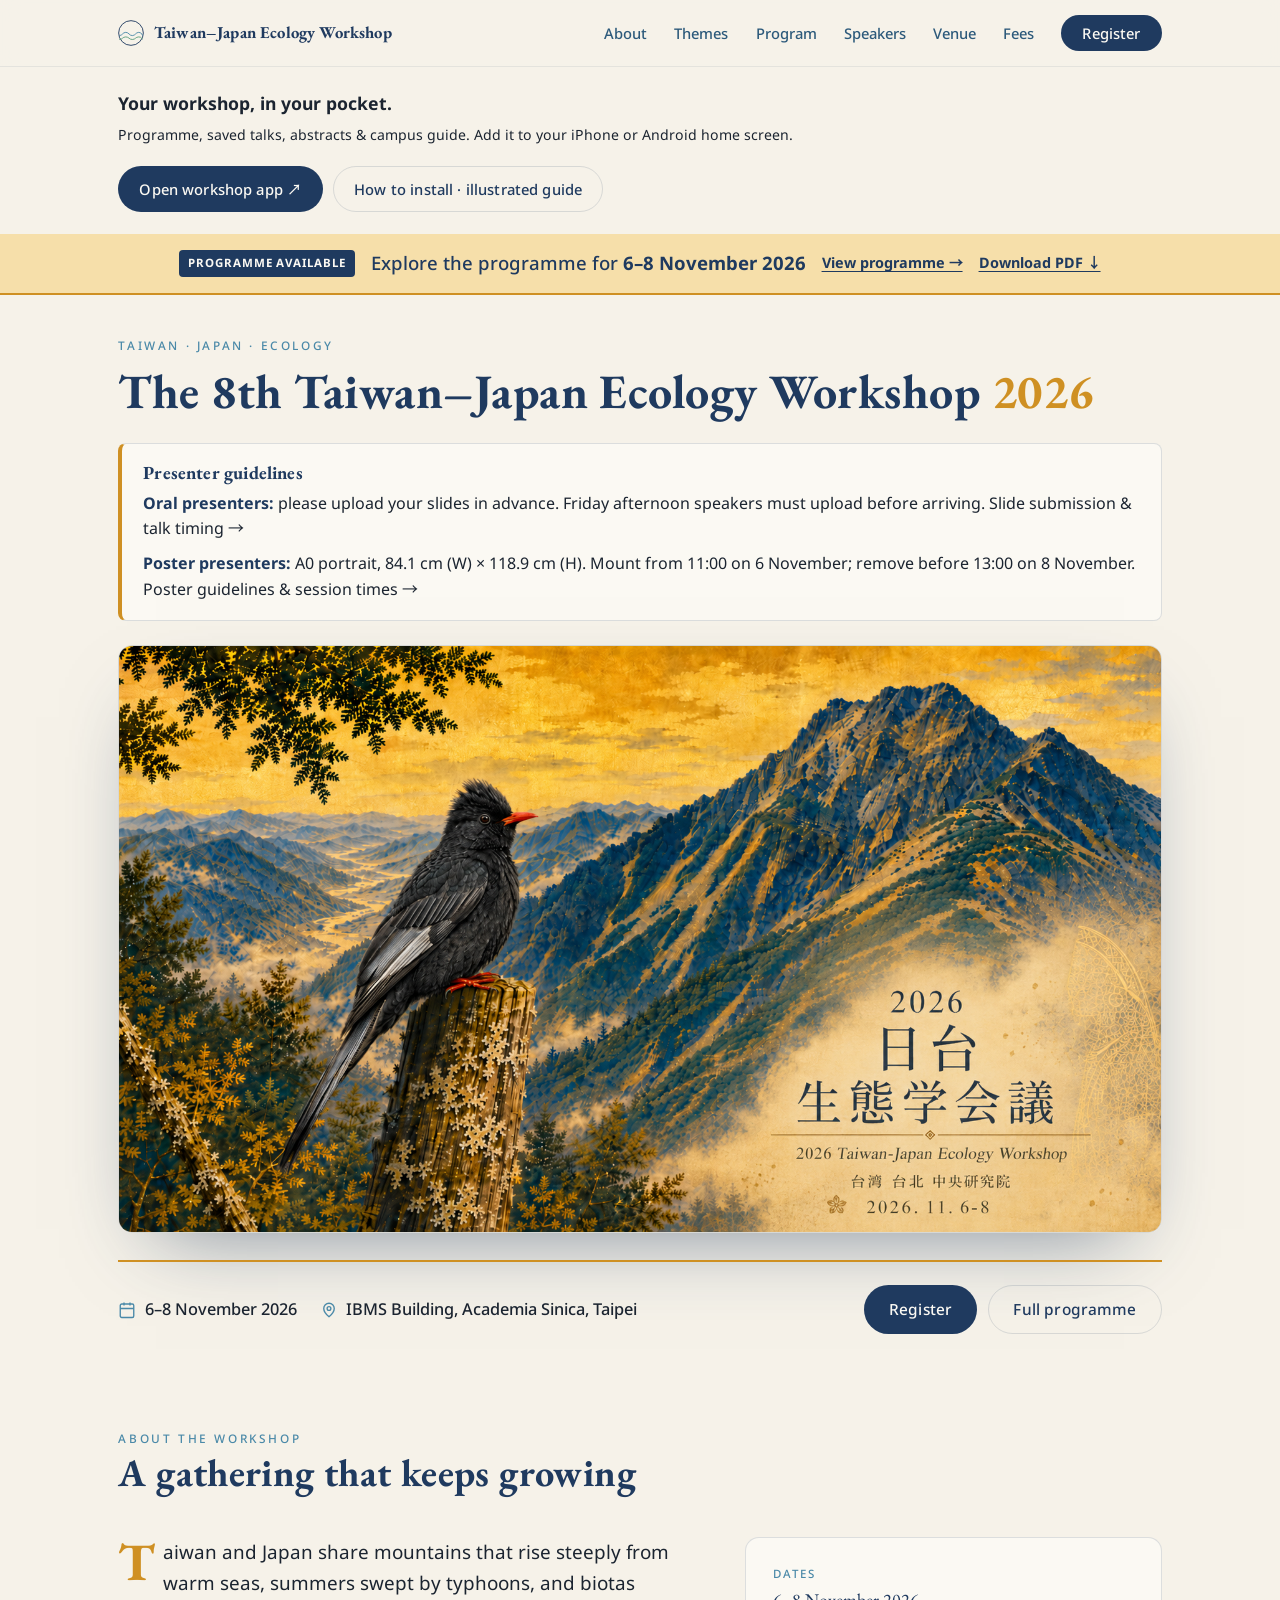
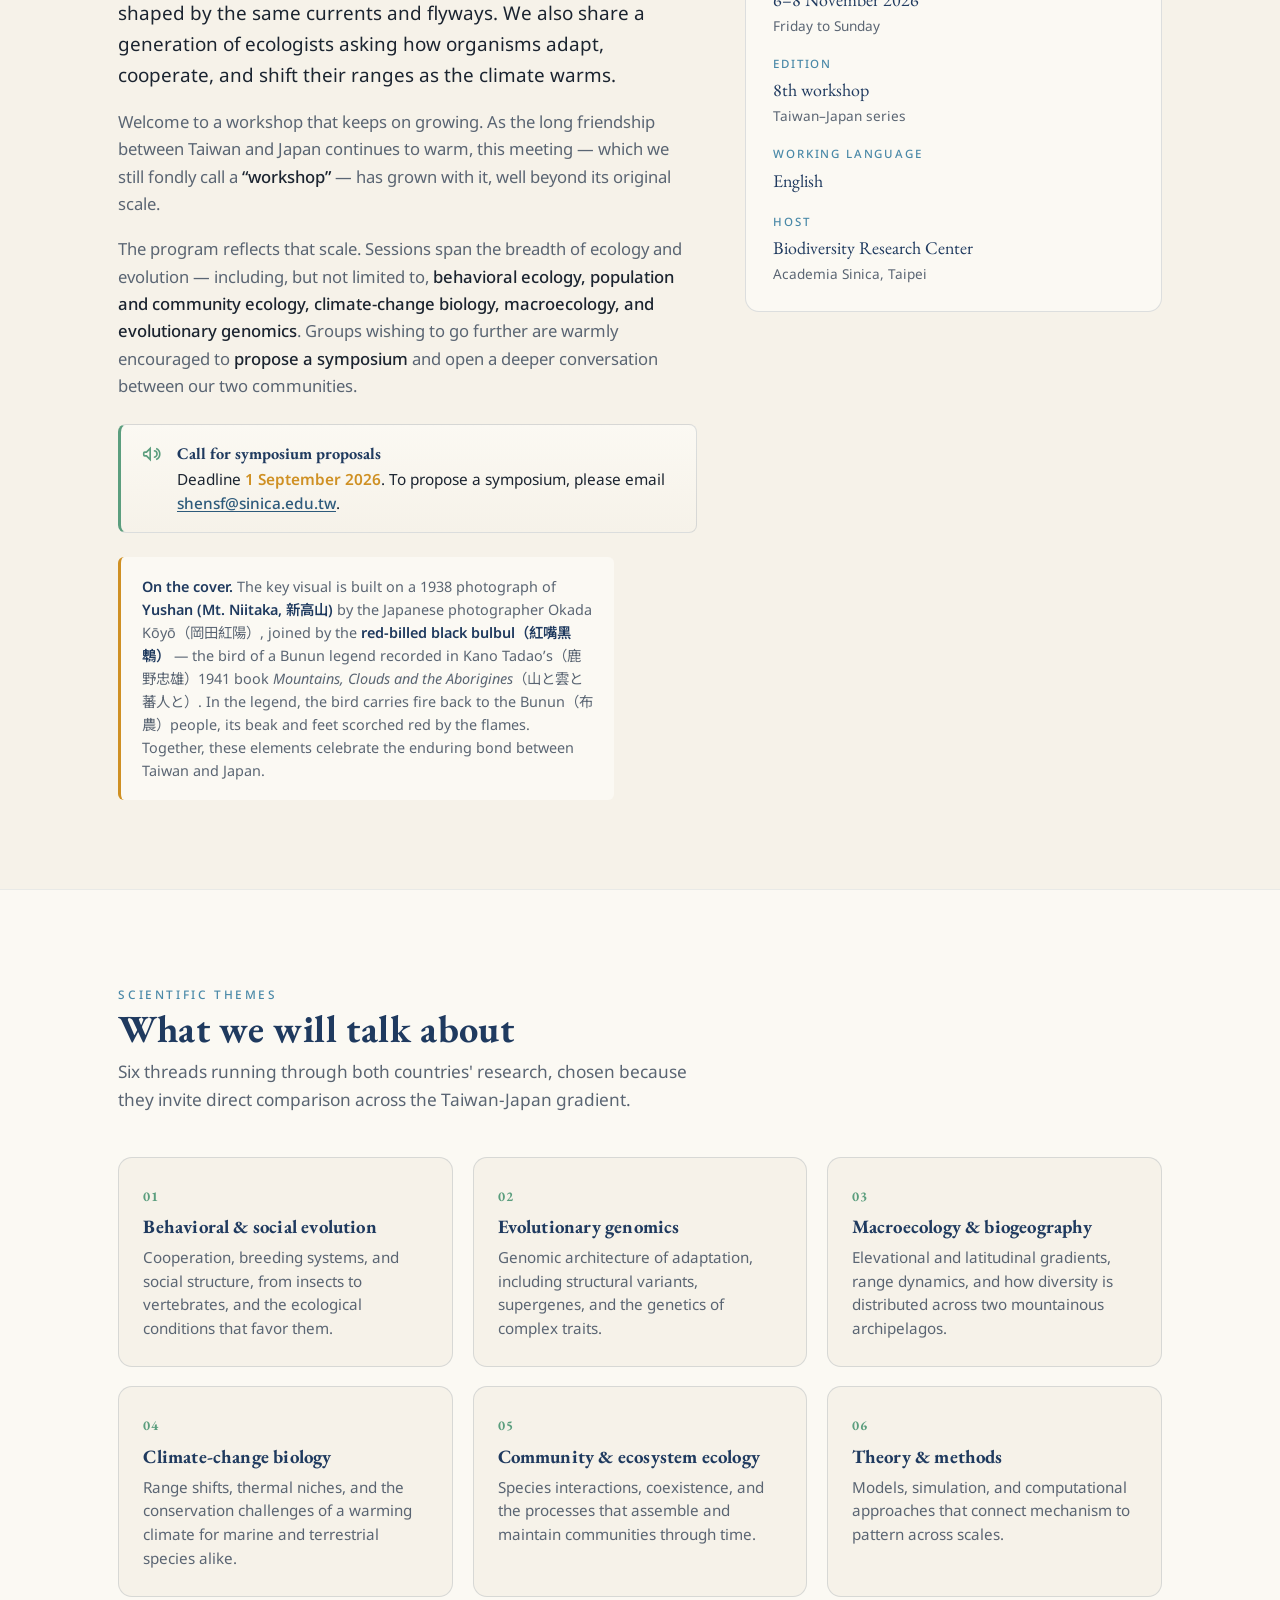
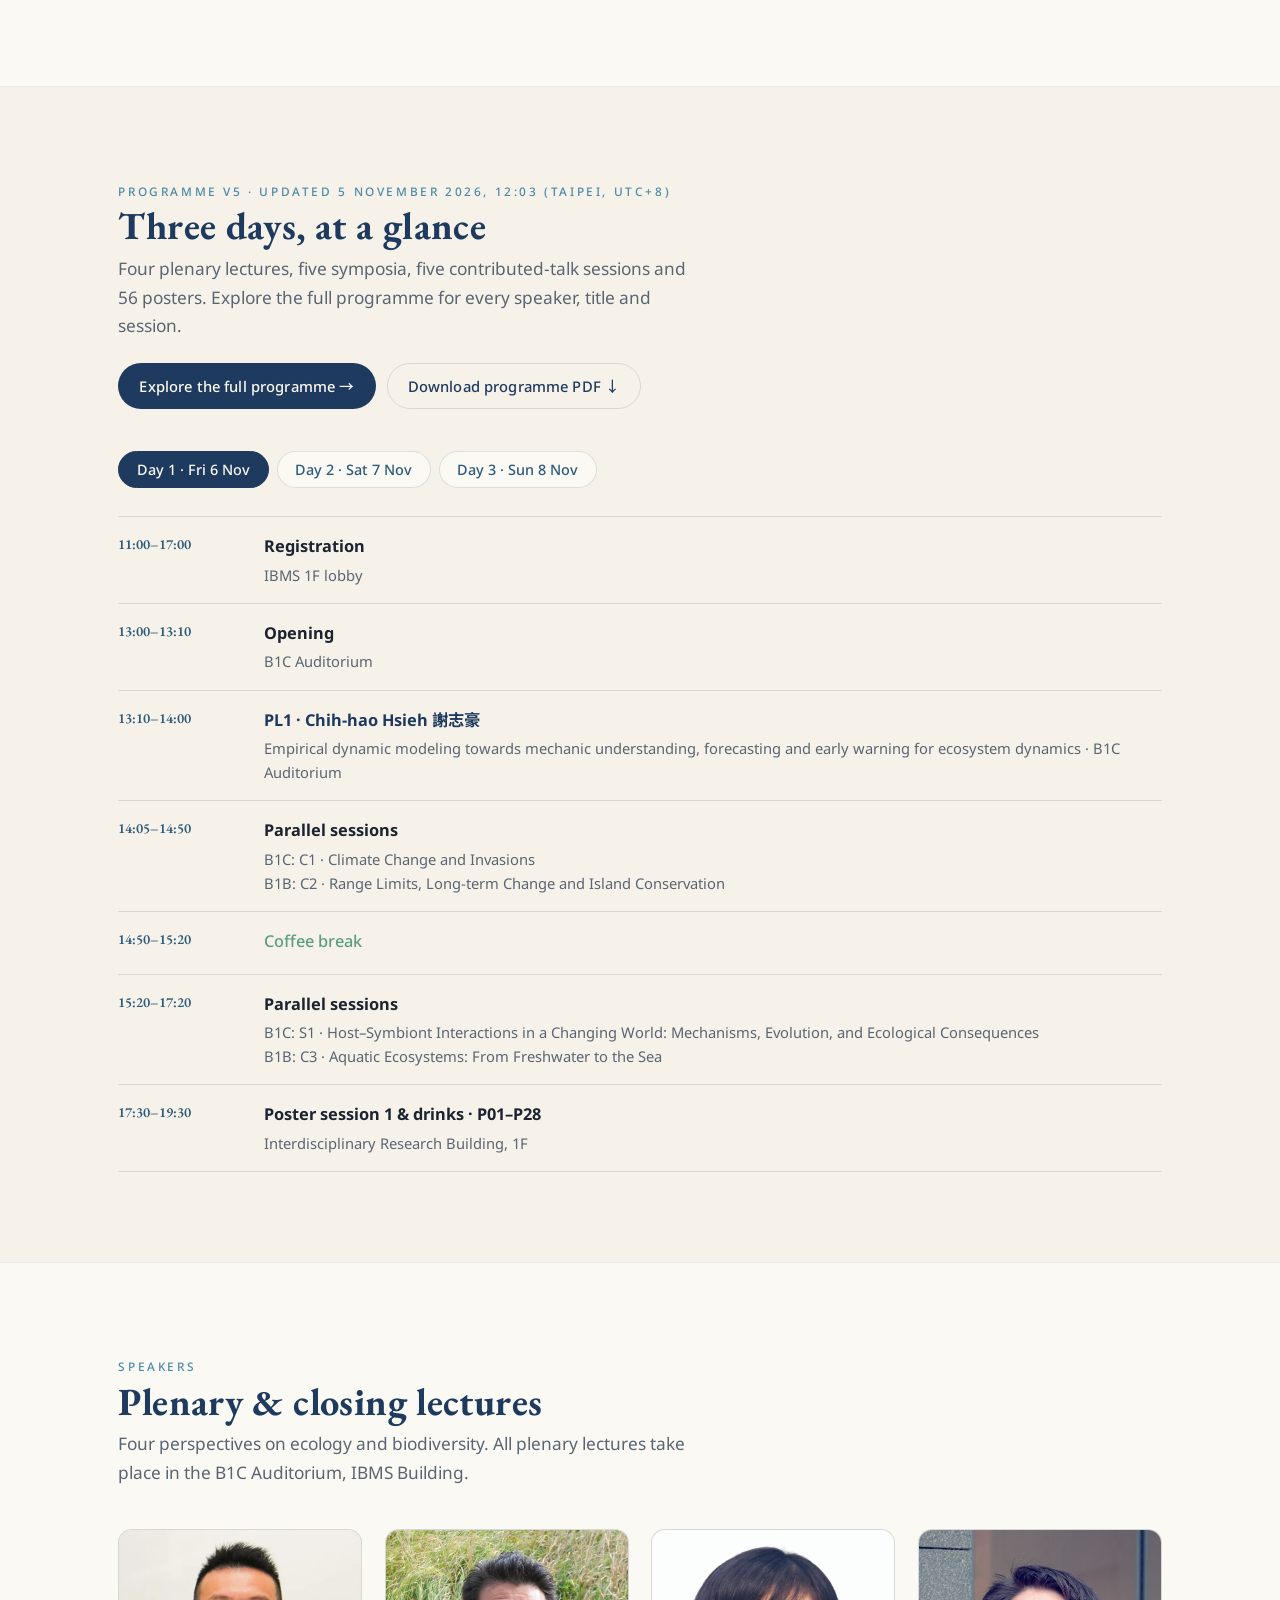
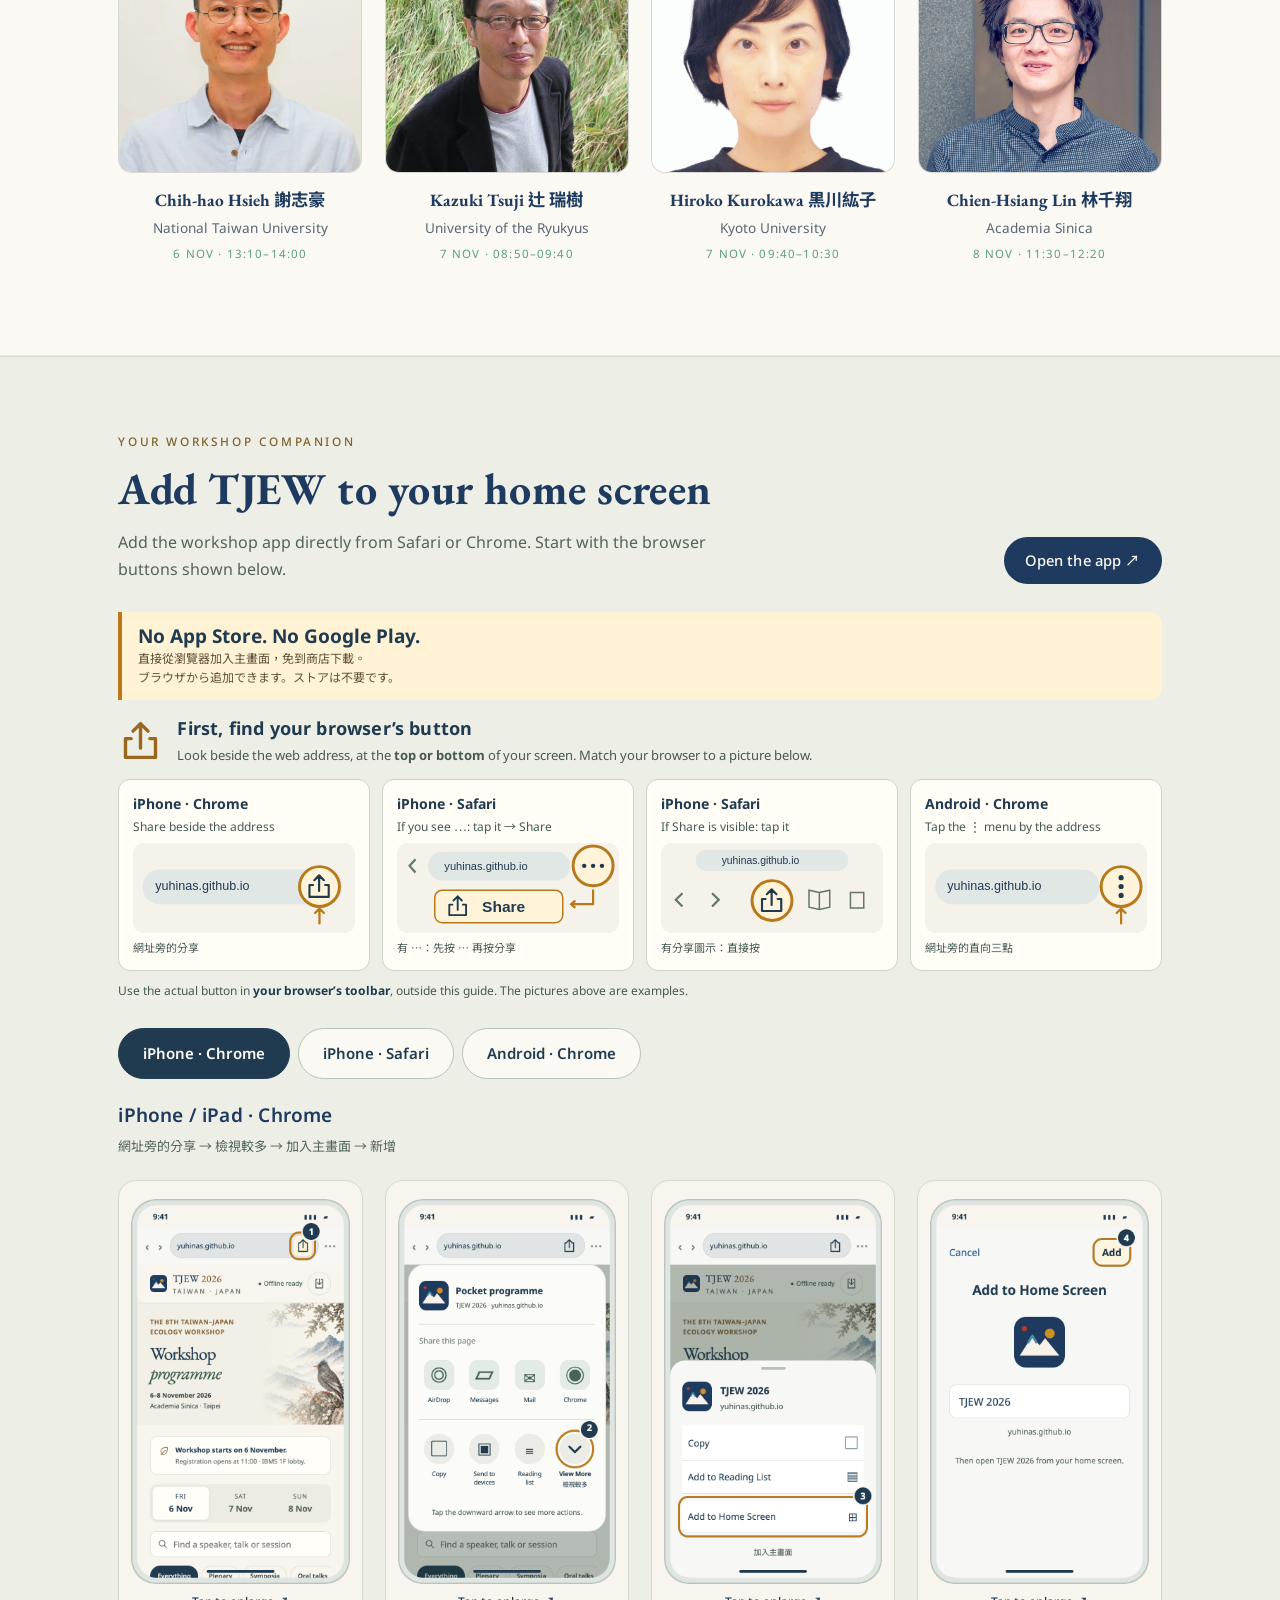
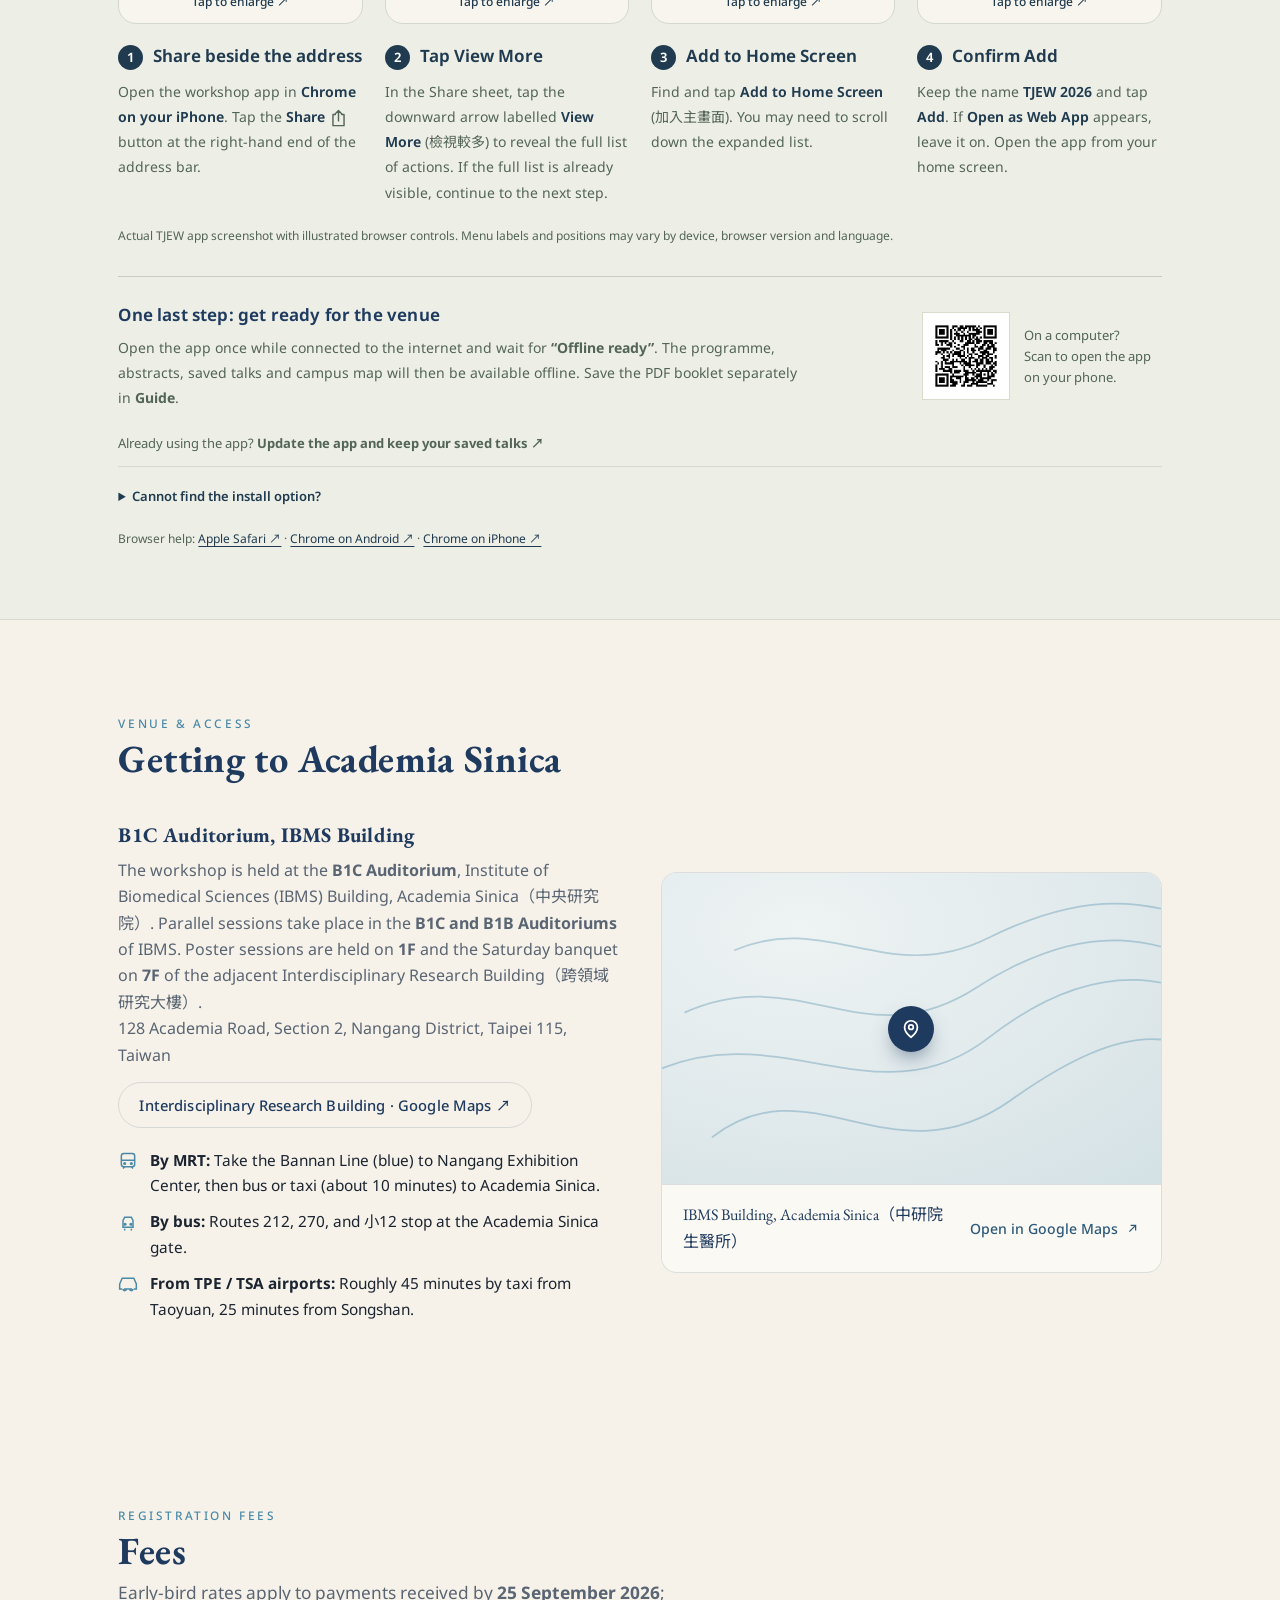
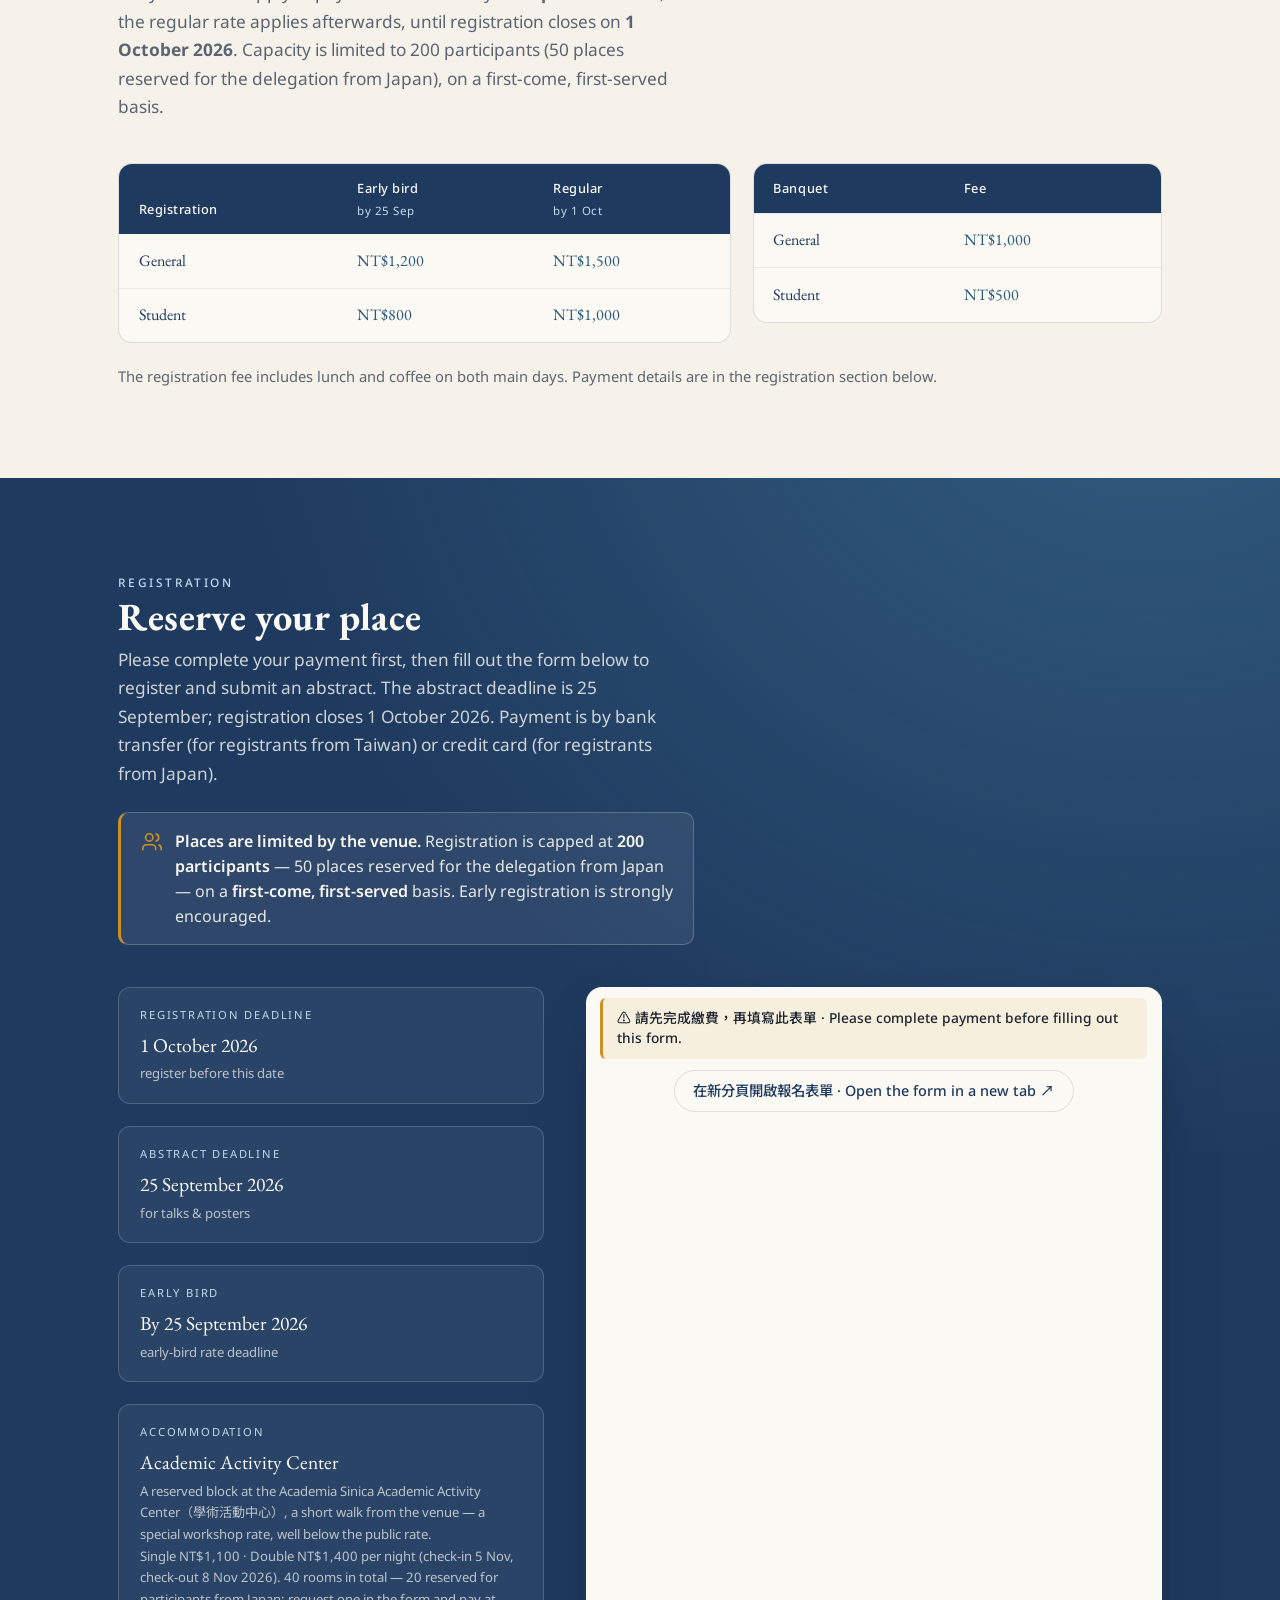
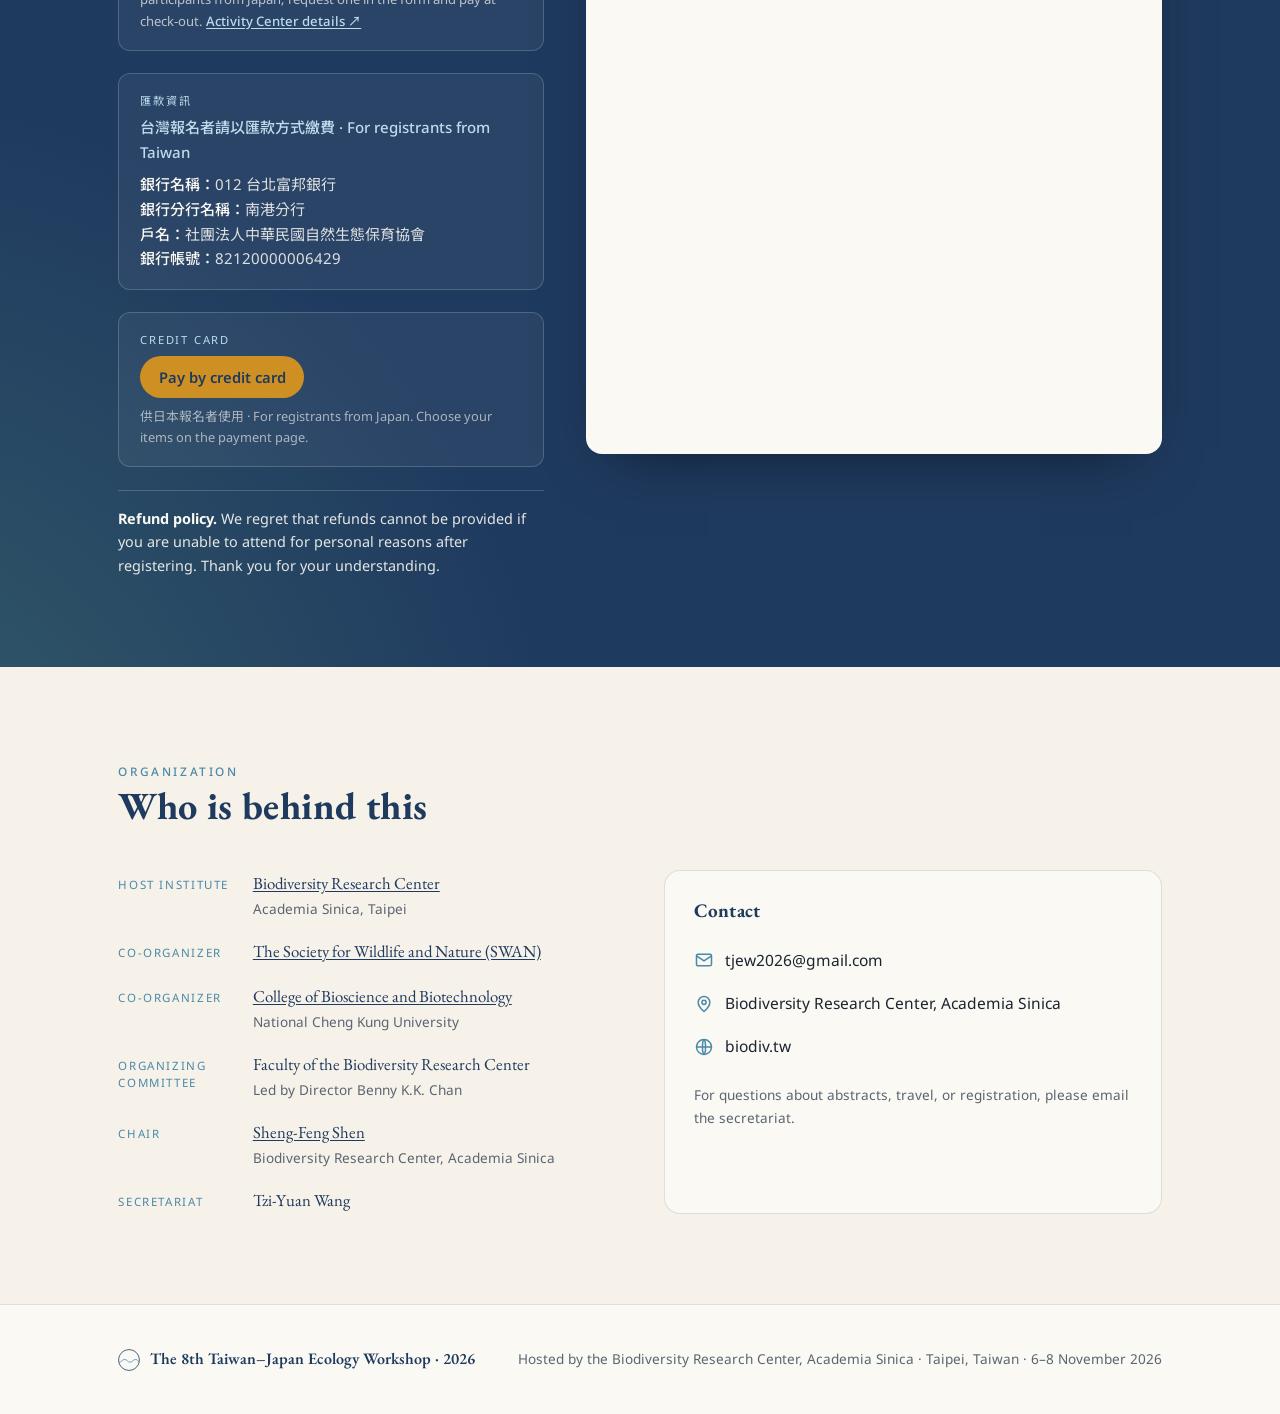
<file: index.html>
<!DOCTYPE html>
<html lang="en">
<head>
<meta charset="UTF-8">
<meta name="viewport" content="width=device-width, initial-scale=1.0">
<title>The 8th Taiwan–Japan Ecology Workshop · Academia Sinica, Taipei</title>
<meta name="description" content="The 8th Taiwan–Japan Ecology Workshop, hosted by the Biodiversity Research Center, Academia Sinica, Taipei — 6 to 8 November 2026 at the B1C Auditorium, Institute of Biomedical Sciences Building.">
<meta property="og:title" content="The 8th Taiwan–Japan Ecology Workshop 2026">
<meta property="og:description" content="Academia Sinica, Taipei · 6 to 8 November 2026">
<meta property="og:image" content="key-visual.png">
<meta property="og:type" content="website">

<!-- ===================== FAVICON ===================== -->
<link rel="icon" type="image/svg+xml" href="[data-uri]">
<link rel="apple-touch-icon" href="apple-touch-icon.png">
<meta name="theme-color" content="#1f3a5f">

<!-- ===================== FONTS ===================== -->




<style>
/* ===================== TOKENS ===================== */
:root{
  --konjo:   #1f3a5f;   /* 紺青  deep indigo - primary structure */
  --ai:      #2d5a7b;   /* 藍    indigo */
  --hanada:  #4a89a8;   /* 縹    light indigo */
  --wakatake:#5b9e7e;   /* 若竹  bamboo green - ecology accent */
  --yamabuki:#cf9023;   /* 山吹  gold - rare warm accent */
  --kinari:  #f6f2e9;   /* 生成り paper - page background */
  --washi:   #fbf9f3;   /* 和紙  lighter paper - cards */
  --sumi:    #1b2430;   /* 墨    ink - text */
  --muted:   #5a6573;   /* secondary text */
  --line:    rgba(31,58,95,.14);
  --line-2:  rgba(31,58,95,.08);

  --maxw: 1120px;
  --display:"EB Garamond","Noto Sans TC","Noto Sans JP",serif;
  --body:"Noto Sans","Noto Sans TC","Noto Sans JP",sans-serif;
}

/* ===================== RESET ===================== */
*{box-sizing:border-box;margin:0;padding:0}
html{scroll-behavior:smooth}
@media (prefers-reduced-motion: reduce){
  html{scroll-behavior:auto}
  *,*::before,*::after{animation-duration:.001ms!important;animation-iteration-count:1!important;transition-duration:.001ms!important}
}
body{
  font-family:var(--body);
  background:var(--kinari);
  color:var(--sumi);
  line-height:1.65;
  -webkit-font-smoothing:antialiased;
  text-rendering:optimizeLegibility;
}
img{max-width:100%;display:block}
a{color:inherit;text-decoration:none}
:focus-visible{outline:2.5px solid var(--yamabuki);outline-offset:3px;border-radius:2px}

/* ===================== TYPE SCALE ===================== */
.eyebrow{
  font-family:var(--body);
  font-weight:500;
  font-size:.74rem;
  letter-spacing:.22em;
  text-transform:uppercase;
  color:var(--hanada);
}
h1,h2,h3{font-family:var(--display);font-weight:700;line-height:1.18;color:var(--konjo);letter-spacing:.01em}
.section-title{font-size:clamp(1.7rem,3.4vw,2.4rem);margin-bottom:.4rem}
.lead{font-size:1.08rem;color:var(--muted);max-width:60ch}

/* ===================== LAYOUT ===================== */
.wrap{max-width:var(--maxw);margin-inline:auto;padding-inline:clamp(1.2rem,5vw,2.4rem)}
section{padding-block:clamp(3.6rem,7vw,6rem)}
.section-head{margin-bottom:2.6rem;max-width:64ch}

/* ===================== NAV ===================== */
.nav{
  position:sticky;top:0;z-index:60;
  background:rgba(246,242,233,.82);
  backdrop-filter:blur(10px);
  border-bottom:1px solid var(--line-2);
}
.nav-inner{display:flex;align-items:center;justify-content:space-between;gap:1.5rem;height:66px}
.brand{display:flex;align-items:center;gap:.6rem;font-family:var(--display);font-weight:700;color:var(--konjo);font-size:1.04rem;letter-spacing:.01em}
.brand .mark{width:26px;height:26px;flex:none}
.nav-links{display:flex;align-items:center;gap:1.7rem}
.nav-links a{font-size:.92rem;color:var(--ai);font-weight:500;position:relative;padding-block:.3rem}
.nav-links a::after{content:"";position:absolute;left:0;bottom:-2px;width:0;height:1.5px;background:var(--yamabuki);transition:width .25s ease}
.nav-links a:hover::after,.nav-links a.active::after{width:100%}
/* keep button text legible inside the nav (overrides .nav-links a color) */
.nav-links a.btn-primary{color:#fbf9f3}
.nav-links a.btn-primary:hover{color:#fbf9f3}
.nav-links a.btn-ghost{color:var(--konjo)}
.btn{
  display:inline-flex;align-items:center;gap:.5rem;
  font-family:var(--body);font-weight:500;font-size:.92rem;letter-spacing:.01em;
  padding:.62rem 1.25rem;border-radius:999px;cursor:pointer;border:1px solid transparent;
  transition:transform .15s ease, box-shadow .2s ease, background .2s ease, color .2s ease;
}
.btn-primary{background:var(--konjo);color:#fbf9f3}
.btn-primary:hover{background:var(--ai);transform:translateY(-1px);box-shadow:0 8px 20px -10px rgba(31,58,95,.6)}
.btn-ghost{background:transparent;color:var(--konjo);border-color:var(--line)}
.btn-ghost:hover{border-color:var(--konjo);background:rgba(31,58,95,.04)}
.nav-toggle{display:none;background:none;border:0;cursor:pointer;padding:.4rem}
.nav-toggle span{display:block;width:22px;height:2px;background:var(--konjo);margin:4px 0;transition:.25s}

/* ===================== DEADLINE ANNOUNCEMENT ===================== */
.deadline-notice{background:#f6dfaa;color:var(--konjo);border-bottom:2px solid var(--yamabuki)}
.deadline-notice-inner{display:flex;align-items:center;justify-content:center;flex-wrap:wrap;
  gap:.45rem 1rem;padding-block:1rem;text-align:center;line-height:1.45}
.deadline-notice-label{background:var(--konjo);color:var(--washi);border-radius:4px;
  padding:.3rem .55rem;font-size:.72rem;font-weight:700;letter-spacing:.08em;text-transform:uppercase}
.deadline-notice p{font-size:clamp(1rem,1.5vw,1.16rem);font-weight:500}
.deadline-notice time{font-weight:700;white-space:nowrap}
.deadline-notice a{font-size:.9rem;font-weight:700;text-decoration:underline;text-underline-offset:3px;white-space:nowrap}

/* ===================== HERO ===================== */
.poster-notice{margin-bottom:1.5rem;padding:1.1rem 1.3rem;background:var(--washi);
  border:1px solid var(--line);border-left:4px solid var(--yamabuki);border-radius:8px;scroll-margin-top:90px}
.poster-notice h2{font-size:1.15rem;margin-bottom:.45rem}
.poster-notice p{font-size:1rem;color:var(--sumi);line-height:1.6}
.poster-notice strong{color:var(--konjo)}
.sr-only{position:absolute;width:1px;height:1px;padding:0;margin:-1px;overflow:hidden;clip:rect(0 0 0 0);white-space:nowrap;border:0}
.hero{padding-top:clamp(1.4rem,3.2vw,2.6rem);padding-bottom:0}
.hero-art{width:100%;height:auto;display:block;border-radius:14px;border:1px solid var(--line);
  box-shadow:0 34px 80px -38px rgba(31,58,95,.6)}
.hero-bar{display:flex;flex-wrap:wrap;align-items:center;justify-content:space-between;gap:1rem 1.6rem;
  margin-top:1.7rem;padding-top:1.4rem;border-top:2px solid var(--yamabuki)}
.hero-bar-meta{display:flex;flex-wrap:wrap;align-items:center;gap:.6rem 1.4rem}
.meta-item{display:flex;align-items:center;gap:.55rem;font-size:1.02rem;color:var(--sumi)}
.meta-item svg{flex:none;color:var(--hanada)}
.meta-item strong{font-weight:500}
.hero-bar-cta{display:flex;gap:.7rem}
.hero-bar-cta .btn{padding:.7rem 1.5rem;font-size:.96rem}
.tbc{font-size:.7rem;letter-spacing:.12em;text-transform:uppercase;color:var(--yamabuki);border:1px solid currentColor;border-radius:999px;padding:.1rem .5rem;margin-left:.1rem}

/* ===================== HERO TITLE ===================== */
.hero-head{margin-bottom:1.5rem}
.hero-head .eyebrow{display:block;margin-bottom:.55rem}
.hero-title{font-family:var(--display);font-weight:700;color:var(--konjo);
  font-size:clamp(1.9rem,4.4vw,3rem);line-height:1.14;letter-spacing:.01em}
.hero-title .yr{color:var(--yamabuki)}

/* ===================== ABOUT ===================== */
.about-grid{display:grid;grid-template-columns:1.25fr .9fr;gap:3rem;align-items:start}
.about a{color:var(--ai);text-decoration:underline;text-underline-offset:2px}
.about a:hover{color:var(--konjo)}
.cover-note{margin-top:1.5rem;padding:1.1rem 1.3rem;background:var(--washi);
  border-left:3px solid var(--yamabuki);border-radius:6px;
  font-size:.9rem;line-height:1.6;color:var(--muted);max-width:62ch}
.cover-note b{color:var(--konjo);font-weight:600}
.about p + p{margin-top:1.1rem}
.about p{color:var(--muted);font-size:1.04rem}
.about strong{color:var(--sumi);font-weight:500}

/* opening lede with drop cap */
.about-lede{color:var(--sumi)!important;font-size:1.18rem!important;line-height:1.62}
.about-lede::first-letter{
  font-family:var(--display);font-weight:700;color:var(--yamabuki);
  font-size:3.3rem;line-height:.82;float:left;margin:.06em .14em 0 0;
}
.about-lede strong{color:var(--konjo)}
.jp{font-family:var(--display);color:var(--konjo);font-weight:600;white-space:nowrap}

/* call for symposium proposals */
.symp-call{display:flex;gap:.85rem;align-items:flex-start;margin-top:1.5rem;
  padding:1rem 1.25rem;border:1px solid var(--line);border-left:3px solid var(--wakatake);
  border-radius:8px;background:linear-gradient(180deg,var(--washi),var(--kinari));
  font-size:.96rem;line-height:1.55;color:var(--sumi)}
.symp-call svg{flex:none;color:var(--wakatake);margin-top:.15rem}
.symp-call .lbl{display:block;font-family:var(--display);font-weight:700;color:var(--konjo);
  font-size:1.02rem;margin-bottom:.15rem}
.symp-call b{color:var(--yamabuki);font-weight:600}
.symp-call a{color:var(--ai);font-weight:500;text-decoration:underline;text-underline-offset:2px}
.symp-call a:hover{color:var(--konjo)}

.facts{border:1px solid var(--line);border-radius:14px;background:var(--washi);padding:1.6rem 1.7rem}
.facts dl{display:grid;gap:1.05rem}
.facts dt{font-size:.72rem;letter-spacing:.16em;text-transform:uppercase;color:var(--hanada);font-weight:500}
.facts dd{font-family:var(--display);font-size:1.12rem;color:var(--konjo);margin-top:.15rem}
.facts dd small{font-family:var(--body);font-size:.85rem;color:var(--muted);display:block;font-weight:400}

/* ===================== THEMES ===================== */
.themes{background:var(--washi);border-block:1px solid var(--line-2)}
.theme-grid{display:grid;grid-template-columns:repeat(3,1fr);gap:1.2rem}
.theme-card{
  border:1px solid var(--line);border-radius:14px;background:var(--kinari);
  padding:1.5rem 1.5rem 1.6rem;position:relative;
  transition:transform .2s ease, box-shadow .25s ease, border-color .2s ease;
}
.theme-card:hover{transform:translateY(-3px);box-shadow:0 14px 30px -18px rgba(31,58,95,.4);border-color:var(--hanada)}
.theme-num{font-family:var(--display);font-size:.85rem;color:var(--wakatake);font-weight:700;letter-spacing:.08em}
.theme-card h3{font-size:1.18rem;margin:.5rem 0 .5rem}
.theme-card p{font-size:.95rem;color:var(--muted);line-height:1.55}

/* ===================== PROGRAM ===================== */
.prog-tabs{display:flex;gap:.5rem;margin-bottom:1.8rem;flex-wrap:wrap}
.prog-tab{
  font-family:var(--body);font-size:.9rem;font-weight:500;cursor:pointer;
  padding:.5rem 1.1rem;border-radius:999px;border:1px solid var(--line);background:var(--washi);color:var(--ai);
  transition:.2s;
}
.prog-tab[aria-selected="true"]{background:var(--konjo);color:var(--washi);border-color:var(--konjo)}
.prog-day{display:none}
.prog-day.active{display:block;animation:fade .4s ease}
@keyframes fade{from{opacity:0;transform:translateY(6px)}to{opacity:1;transform:none}}
.slot{display:grid;grid-template-columns:118px 1fr;gap:1.3rem;padding:1rem 0;border-top:1px solid var(--line)}
.slot:last-child{border-bottom:1px solid var(--line)}
.slot-time{font-family:var(--display);color:var(--ai);font-size:1rem;font-weight:600;white-space:nowrap}
.slot-body h4{font-family:var(--body);font-weight:700;font-size:1.02rem;color:var(--sumi);margin-bottom:.15rem}
.slot-body p{font-size:.92rem;color:var(--muted)}
.slot.keynote .slot-body h4{color:var(--konjo)}
.slot.break .slot-body h4{color:var(--wakatake);font-weight:500}

/* ===================== SPEAKERS ===================== */
.speakers{background:var(--washi);border-block:1px solid var(--line-2)}
.spk-grid{display:grid;grid-template-columns:repeat(4,1fr);gap:1.4rem}
.spk{text-align:center}
.spk-photo{width:100%;aspect-ratio:1;border-radius:14px;background:linear-gradient(150deg,var(--hanada),var(--konjo));display:grid;place-items:center;color:rgba(255,255,255,.55);font-family:var(--display);font-size:1.6rem;border:1px solid var(--line)}
.spk h4{font-family:var(--display);font-size:1.08rem;color:var(--konjo);margin-top:.85rem}
.spk p{font-size:.85rem;color:var(--muted);margin-top:.1rem}
.spk .flag{font-size:.72rem;letter-spacing:.1em;color:var(--wakatake);text-transform:uppercase;margin-top:.3rem}

/* ===================== VENUE ===================== */
.venue-grid{display:grid;grid-template-columns:1fr 1fr;gap:2.6rem;align-items:center}
.venue-card{border:1px solid var(--line);border-radius:16px;overflow:hidden;background:var(--washi)}
.venue-map{aspect-ratio:16/10;width:100%;border:0;display:block;filter:grayscale(.15) contrast(1.02)}
.venue h3{font-size:1.3rem;margin-bottom:.6rem}
.venue p{color:var(--muted);margin-bottom:.9rem}
.venue ul{list-style:none;display:grid;gap:.7rem;margin-top:1.2rem}
.venue li{display:flex;gap:.7rem;font-size:.96rem}
.venue li svg{flex:none;color:var(--hanada);margin-top:.2rem}
.map-link{display:block;overflow:hidden;transition:box-shadow .25s ease, transform .2s ease}
.map-link:hover{box-shadow:0 18px 40px -24px rgba(31,58,95,.5);transform:translateY(-2px)}
.map-visual{position:relative;aspect-ratio:16/10;display:grid;place-items:center;overflow:hidden;
  background:radial-gradient(130% 130% at 28% 18%, #eef3f3, #dde7ea 58%, #cddde2)}
.map-visual .contours{position:absolute;inset:0;width:100%;height:100%;color:var(--hanada);opacity:.35}
.map-pin{position:relative;z-index:2;width:46px;height:46px;border-radius:50%;background:var(--konjo);
  display:grid;place-items:center;color:#fff;box-shadow:0 10px 22px -8px rgba(31,58,95,.75)}
.map-cta{display:flex;align-items:center;justify-content:space-between;gap:1rem;
  padding:1.05rem 1.3rem;background:var(--washi);border-top:1px solid var(--line)}
.map-cta .addr{font-family:var(--display);color:var(--konjo);font-size:1rem}
.map-open{display:inline-flex;align-items:center;gap:.4rem;font-size:.88rem;color:var(--ai);font-weight:500;white-space:nowrap}
.map-link:hover .map-open{color:var(--konjo)}

/* ===================== REGISTER ===================== */
.register{background:var(--konjo);color:var(--washi);position:relative;overflow:hidden}
.register::before{content:"";position:absolute;inset:0;background:
  radial-gradient(120% 80% at 90% -10%, rgba(74,137,168,.45), transparent 60%),
  radial-gradient(90% 70% at -10% 110%, rgba(91,158,126,.35), transparent 60%);pointer-events:none}
.register .wrap{position:relative;z-index:1}
.register .eyebrow{color:#bcdcec}
.register h2{color:var(--washi)}
.register .lead{color:rgba(251,249,243,.8)}
.cap-note{display:flex;gap:.75rem;align-items:flex-start;margin-top:1.5rem;max-width:64ch;
  padding:1rem 1.25rem;border:1px solid rgba(251,249,243,.22);border-left:3px solid var(--yamabuki);
  border-radius:10px;background:rgba(251,249,243,.07);font-size:1rem;line-height:1.55;color:rgba(251,249,243,.9)}
.cap-note svg{flex:none;color:var(--yamabuki);margin-top:.1rem}
.cap-note strong{color:var(--washi);font-weight:600}
.accom-fact dd small a{color:#bcdcec;font-weight:500;text-decoration:underline;text-underline-offset:2px}
.accom-fact dd small a:hover{color:var(--washi)}
.form-notice{margin:.15rem .35rem .7rem;padding:.6rem .85rem;border-left:3px solid var(--yamabuki);
  background:rgba(207,144,35,.10);border-radius:6px;font-size:.86rem;line-height:1.5;color:var(--sumi);font-weight:500}
.form-open{text-align:center;margin:.15rem .35rem .85rem}
.form-open a{display:inline-flex;align-items:center;gap:.4rem;font-size:.9rem;font-weight:500;color:var(--konjo);
  border:1px solid var(--line);border-radius:999px;padding:.5rem 1.15rem;transition:border-color .15s ease,background .15s ease}
.form-open a:hover{border-color:var(--konjo);background:rgba(31,58,95,.04)}
.reg-grid{display:grid;grid-template-columns:.85fr 1.15fr;gap:2.6rem;align-items:start;margin-top:2.4rem}
.reg-info{display:grid;gap:1.4rem;align-content:start}
.reg-fact{border:1px solid rgba(251,249,243,.18);border-radius:12px;padding:1.1rem 1.3rem;background:rgba(251,249,243,.05)}
.reg-fact dt{font-size:.7rem;letter-spacing:.16em;text-transform:uppercase;color:#bcdcec;margin-bottom:.3rem}
.reg-fact dd{font-family:var(--display);font-size:1.22rem;color:var(--washi)}
.reg-fact dd small{display:block;font-family:var(--body);font-size:.82rem;color:rgba(251,249,243,.7);font-weight:400;margin-top:.15rem}
.bank-info dd{font-family:var(--body);font-size:.94rem;line-height:1.65;color:rgba(251,249,243,.86)}
.bank-info dd span{display:block}
.bank-info dd strong{font-weight:500;color:var(--washi)}

/* credit card pay button (on indigo) */
.pay-btn{display:inline-flex;align-items:center;gap:.45rem;margin-top:.1rem;
  background:var(--yamabuki);color:var(--konjo);font-family:var(--body);font-weight:600;font-size:.92rem;
  padding:.55rem 1.15rem;border-radius:999px;transition:transform .15s ease, box-shadow .2s ease}
.pay-btn:hover{transform:translateY(-1px);box-shadow:0 8px 20px -10px rgba(0,0,0,.55)}
.pay-note{display:block;margin-top:.55rem;font-size:.8rem;color:rgba(251,249,243,.62);font-family:var(--body);font-weight:400}
.refund-note{font-size:.9rem;line-height:1.65;color:rgba(251,249,243,.9);border-top:1px solid rgba(251,249,243,.18);padding-top:1rem}
.refund-note strong{color:var(--washi)}

/* fees */
.fee-wrap{display:grid;grid-template-columns:1.5fr 1fr;gap:1.4rem;align-items:start}
.fee-card{border:1px solid var(--line);border-radius:14px;overflow:hidden;background:var(--washi)}
.fee-table{width:100%;border-collapse:collapse}
.fee-table th,.fee-table td{text-align:left;padding:.85rem 1.2rem;border-bottom:1px solid var(--line-2)}
.fee-table thead th{background:var(--konjo);color:var(--washi);font-family:var(--body);font-weight:500;font-size:.8rem;letter-spacing:.04em;vertical-align:bottom}
.fee-table thead th small{display:block;font-weight:400;color:#bcdcec;font-size:.72rem;margin-top:.1rem}
.fee-table tbody td{font-size:1rem;color:var(--sumi)}
.fee-table tbody td:first-child{font-family:var(--display);color:var(--konjo)}
.fee-table tbody td:not(:first-child){font-family:var(--display);color:var(--ai)}
.fee-table tbody tr:last-child td{border-bottom:0}
.fee-note{margin-top:1.3rem;font-size:.92rem;color:var(--muted)}

/* form embed area */
.form-embed{background:var(--washi);border-radius:16px;padding:.55rem;box-shadow:0 24px 60px -30px rgba(0,0,0,.6)}
.form-embed iframe{width:100%;border:0;border-radius:12px;display:block;min-height:920px;background:var(--washi)}
.form-placeholder{
  min-height:440px;border:1.5px dashed var(--line);border-radius:12px;
  display:grid;place-items:center;text-align:center;padding:2.5rem 1.5rem;color:var(--muted);background:var(--kinari);
}
.form-placeholder .ph-mark{width:46px;height:46px;color:var(--hanada);margin-inline:auto;margin-bottom:1rem}
.form-placeholder h4{font-family:var(--display);color:var(--konjo);font-size:1.2rem;margin-bottom:.5rem}
.form-placeholder p{font-size:.93rem;max-width:38ch;margin-inline:auto}
.form-placeholder code{background:rgba(31,58,95,.08);padding:.1rem .4rem;border-radius:5px;font-size:.85em;color:var(--ai)}

/* ===================== ORGANIZERS ===================== */
.org-grid{display:grid;grid-template-columns:1fr 1fr;gap:3rem}
.org-list{display:grid;gap:1.1rem}
.org-item{display:flex;gap:.9rem;align-items:baseline}
.org-item .role{font-size:.72rem;letter-spacing:.14em;text-transform:uppercase;color:var(--hanada);width:120px;flex:none;padding-top:.2rem;line-height:1.5}
.org-item .name{font-family:var(--display);color:var(--konjo);font-size:1.05rem}
.org-item .name small{display:block;font-family:var(--body);font-size:.85rem;color:var(--muted);font-weight:400}
.contact-card{border:1px solid var(--line);border-radius:16px;background:var(--washi);padding:1.8rem}
.contact-card h3{font-size:1.2rem;margin-bottom:1rem}
.contact-row{display:flex;gap:.7rem;align-items:center;padding:.55rem 0;font-size:.97rem;color:var(--sumi)}
.contact-row svg{flex:none;color:var(--hanada)}
.contact-row a:hover{color:var(--ai);text-decoration:underline}

/* ===================== FOOTER ===================== */
footer{background:var(--washi);border-top:1px solid var(--line);padding-block:2.6rem}
.foot-inner{display:flex;justify-content:space-between;align-items:center;gap:1.5rem;flex-wrap:wrap}
.foot-brand{display:flex;align-items:center;gap:.6rem;font-family:var(--display);color:var(--konjo);font-weight:600}
.foot-inner p{font-size:.85rem;color:var(--muted)}

/* ===================== RESPONSIVE ===================== */
@media (max-width:900px){
  .nav-links{
    position:fixed;inset:66px 0 auto 0;background:var(--kinari);flex-direction:column;
    align-items:flex-start;gap:0;padding:.5rem 1.4rem 1.4rem;border-bottom:1px solid var(--line);
    transform:translateY(-120%);transition:transform .3s ease;box-shadow:0 20px 40px -28px rgba(0,0,0,.4)
  }
  .nav-links.open{transform:translateY(0)}
  .nav-links a{width:100%;padding:.85rem 0;border-bottom:1px solid var(--line-2)}
  .nav-links .btn{margin-top:.8rem}
  .nav-toggle{display:block}
  .about-grid,.venue-grid,.reg-grid,.org-grid,.fee-wrap{grid-template-columns:1fr}
  .theme-grid{grid-template-columns:1fr 1fr}
  .spk-grid{grid-template-columns:1fr 1fr}
}
@media (max-width:560px){
  .theme-grid,.spk-grid{grid-template-columns:1fr}
  .slot{grid-template-columns:1fr;gap:.3rem}
  .hero-cta .btn{flex:1;justify-content:center}
}
/* Published programme overview */
#program .slot{grid-template-columns:125px 1fr}#program .slot-time{font-size:.88rem}#program .slot-body a:hover{text-decoration:underline;text-underline-offset:3px}#speakers .spk:hover{border-color:var(--yamabuki)}
#speakers img.spk-photo{display:block;width:100%;height:auto;aspect-ratio:1;object-fit:cover;object-position:50% 20%;background:var(--kinari);transition:box-shadow .2s}#speakers .spk:hover img{box-shadow:0 8px 24px #1f3a5f20}#speakers .spk:focus-visible{outline:3px solid var(--yamabuki);outline-offset:6px;border-radius:14px}
@media(max-width:600px){#program .slot{grid-template-columns:1fr;gap:.35rem}#program .slot-time{font-size:.82rem}}
</style>
<link rel="stylesheet" href="install-guide/guide.css?v=20261103-3"><script src="install-guide/guide.js?v=20261103-3" defer></script><link rel="stylesheet" href="install-guide/first-steps.css?v=20261103-3"><link rel="stylesheet" href="app/typography.css?v=20261103"></head>
<body>

<!-- ===================== NAV ===================== -->
<header class="nav">
  <div class="wrap nav-inner">
    <a class="brand" href="#top" aria-label="Taiwan-Japan Ecology Workshop home">
      <svg class="mark" viewBox="0 0 40 40" fill="none" aria-hidden="true">
        <circle cx="20" cy="20" r="19" stroke="#1f3a5f" stroke-width="1.4"/>
        <path d="M2 24c5 0 5-5 10-5s5 5 10 5 5-5 10-5 5 5 6 5" stroke="#4a89a8" stroke-width="1.4" fill="none"/>
        <path d="M2 30c5 0 5-4 10-4s5 4 10 4 5-4 10-4 5 4 6 4" stroke="#5b9e7e" stroke-width="1.4" fill="none"/>
      </svg>
      <span>Taiwan–Japan Ecology Workshop</span>
    </a>
    <nav class="nav-links" id="navLinks">
      <a href="#about">About</a>
      <a href="#themes">Themes</a>
      <a href="#program">Program</a>
      <a href="#speakers">Speakers</a>
      <a href="#venue">Venue</a>
      <a href="#fees">Fees</a>
      <a class="btn btn-primary" href="#register">Register</a>
    </nav>
    <button class="nav-toggle" id="navToggle" aria-label="Toggle menu" aria-expanded="false">
      <span></span><span></span><span></span>
    </button>
  </div>
</header><aside class="pocket-app-notice" aria-label="Workshop mobile app"><div class="wrap" style="display:flex;align-items:center;justify-content:space-between;gap:20px;flex-wrap:wrap;padding-top:22px;padding-bottom:22px"><div><strong style="font-size:1.1rem">Your workshop, in your pocket.</strong><p style="margin:.3rem 0 0;font-size:.88rem">Programme, saved talks, abstracts &amp; campus guide. Add it to your iPhone or Android home screen.</p></div><div class="pocket-app-links"><a class="btn btn-primary" href="app/">Open workshop app ↗</a><a class="btn btn-ghost" href="#install-app">How to install · illustrated guide</a></div></div></aside>

<!-- ===================== DEADLINE ANNOUNCEMENT ===================== -->
<aside class="deadline-notice" aria-label="Programme announcement"><div class="wrap deadline-notice-inner"><span class="deadline-notice-label">Programme available</span><p>Explore the programme for <strong>6–8 November 2026</strong></p><a href="taiwan-japan-ecology-workshop-program.html">View programme →</a><a href="TJEW2026_Programme_20261021.pdf?v=202611051203" download="TJEW2026_Programme_v5_202611051203.pdf">Download PDF ↓</a></div></aside>

<!-- ===================== HERO ===================== -->
<section class="hero" id="top">
  <h1 class="sr-only">The 8th Taiwan–Japan Ecology Workshop, Academia Sinica, Taipei, 6 to 8 November 2026</h1>
  <div class="wrap">
    <div class="hero-head">
      <span class="eyebrow">Taiwan · Japan · Ecology</span>
      <p class="hero-title" aria-hidden="true">The 8th Taiwan–Japan Ecology Workshop <span class="yr">2026</span></p>
    </div>
    <aside class="poster-notice" id="poster-guidelines" aria-labelledby="poster-guidelines-title"><h2 id="poster-guidelines-title">Presenter guidelines</h2><p><strong>Oral presenters:</strong> please upload your slides in advance. Friday afternoon speakers must upload before arriving. <a href="taiwan-japan-ecology-workshop-program.html#oral-guidelines">Slide submission &amp; talk timing →</a></p><p style="margin-top:.6rem"><strong>Poster presenters:</strong> A0 portrait, 84.1 cm (W) × 118.9 cm (H). Mount from 11:00 on 6 November; remove before 13:00 on 8 November. <a href="taiwan-japan-ecology-workshop-program.html#poster-guidelines">Poster guidelines &amp; session times →</a></p></aside>
    <img class="hero-art" src="key-visual.png"
      alt="The 8th Taiwan–Japan Ecology Workshop key visual: a Taiwan red-billed black bulbul perched above gold-lit mountain ranges, in the style of a Japanese gold-leaf landscape painting.">
    <div class="hero-bar">
      <div class="hero-bar-meta">
        <span class="meta-item">
          <svg width="18" height="18" viewBox="0 0 24 24" fill="none" stroke="currentColor" stroke-width="1.8"><rect x="3" y="4" width="18" height="18" rx="2"/><path d="M16 2v4M8 2v4M3 10h18"/></svg>
          <strong>6&ndash;8 November 2026</strong>
        </span>
        <span class="meta-item">
          <svg width="18" height="18" viewBox="0 0 24 24" fill="none" stroke="currentColor" stroke-width="1.8"><path d="M12 21s-7-5.7-7-11a7 7 0 0 1 14 0c0 5.3-7 11-7 11Z"/><circle cx="12" cy="10" r="2.5"/></svg>
          <strong>IBMS Building, Academia Sinica, Taipei</strong>
        </span>
      </div>
      <div class="hero-bar-cta">
        <a class="btn btn-primary" href="#register">Register</a>
        <a class="btn btn-ghost" href="taiwan-japan-ecology-workshop-program.html">Full programme</a>
      </div>
    </div>
  </div>
</section>

<!-- ===================== ABOUT ===================== -->
<section id="about" class="about">
  <div class="wrap">
    <div class="section-head">
      <span class="eyebrow">About the workshop</span>
      <h2 class="section-title">A gathering that keeps growing</h2>
    </div>
    <div class="about-grid">
      <div class="about">
        <p class="about-lede">Taiwan and Japan share mountains that rise steeply from warm seas, summers swept by typhoons, and biotas shaped by the same currents and flyways. We also share a generation of ecologists asking how organisms adapt, cooperate, and shift their ranges as the climate warms.</p>
        <p>Welcome to a workshop that keeps on growing. As the long friendship between Taiwan and Japan continues to warm, this meeting — which we still fondly call a <strong>“workshop”</strong> — has grown with it, well beyond its original scale.</p>
        <p>The program reflects that scale. Sessions span the breadth of ecology and evolution — including, but not limited to, <strong>behavioral ecology, population and community ecology, climate-change biology, macroecology, and evolutionary genomics</strong>. Groups wishing to go further are warmly encouraged to <strong>propose a symposium</strong> and open a deeper conversation between our two communities.</p>

        <div class="symp-call">
          <svg width="22" height="22" viewBox="0 0 24 24" fill="none" stroke="currentColor" stroke-width="1.8" aria-hidden="true"><path d="M3 11v2a1 1 0 0 0 1 1h2l4 4V6L6 10H4a1 1 0 0 0-1 1Z"/><path d="M14 8.5a3.5 3.5 0 0 1 0 7M16.5 6a6.5 6.5 0 0 1 0 12"/></svg>
          <div>
            <span class="lbl">Call for symposium proposals</span>
            Deadline <b>1 September 2026</b>. To propose a symposium, please email <a href="mailto:shensf@sinica.edu.tw">shensf@sinica.edu.tw</a>.
          </div>
        </div>

        <div class="cover-note">
          <b>On the cover.</b> The key visual is built on a 1938 photograph of <b>Yushan (Mt. Niitaka, 新高山)</b> by the Japanese photographer Okada Kōyō（岡田紅陽）, joined by the <b>red-billed black bulbul（紅嘴黑鵯）</b> — the bird of a Bunun legend recorded in Kano Tadao’s（鹿野忠雄）1941 book <i>Mountains, Clouds and the Aborigines</i>（山と雲と蕃人と）. In the legend, the bird carries fire back to the Bunun（布農）people, its beak and feet scorched red by the flames. Together, these elements celebrate the enduring bond between Taiwan and Japan.
        </div>
      </div>
      <div class="facts">
        <dl>
          <div><dt>Dates</dt><dd>6&ndash;8 November 2026<small>Friday to Sunday</small></dd></div>
          <div><dt>Edition</dt><dd>8th workshop<small>Taiwan–Japan series</small></dd></div>
          <div><dt>Working language</dt><dd>English</dd></div>
          <div><dt>Host</dt><dd>Biodiversity Research Center<small>Academia Sinica, Taipei</small></dd></div>
        </dl>
      </div>
    </div>
  </div>
</section>

<!-- ===================== THEMES ===================== -->
<section id="themes" class="themes">
  <div class="wrap">
    <div class="section-head">
      <span class="eyebrow">Scientific themes</span>
      <h2 class="section-title">What we will talk about</h2>
      <p class="lead">Six threads running through both countries' research, chosen because they invite direct comparison across the Taiwan-Japan gradient.</p>
    </div>
    <div class="theme-grid">
      <article class="theme-card">
        <span class="theme-num">01</span>
        <h3>Behavioral &amp; social evolution</h3>
        <p>Cooperation, breeding systems, and social structure, from insects to vertebrates, and the ecological conditions that favor them.</p>
      </article>
      <article class="theme-card">
        <span class="theme-num">02</span>
        <h3>Evolutionary genomics</h3>
        <p>Genomic architecture of adaptation, including structural variants, supergenes, and the genetics of complex traits.</p>
      </article>
      <article class="theme-card">
        <span class="theme-num">03</span>
        <h3>Macroecology &amp; biogeography</h3>
        <p>Elevational and latitudinal gradients, range dynamics, and how diversity is distributed across two mountainous archipelagos.</p>
      </article>
      <article class="theme-card">
        <span class="theme-num">04</span>
        <h3>Climate-change biology</h3>
        <p>Range shifts, thermal niches, and the conservation challenges of a warming climate for marine and terrestrial species alike.</p>
      </article>
      <article class="theme-card">
        <span class="theme-num">05</span>
        <h3>Community &amp; ecosystem ecology</h3>
        <p>Species interactions, coexistence, and the processes that assemble and maintain communities through time.</p>
      </article>
      <article class="theme-card">
        <span class="theme-num">06</span>
        <h3>Theory &amp; methods</h3>
        <p>Models, simulation, and computational approaches that connect mechanism to pattern across scales.</p>
      </article>
    </div>
  </div>
</section>

<!-- ===================== PROGRAM ===================== -->
<section id="program"><div class="wrap"><div class="section-head"><span class="eyebrow">Programme v5 · Updated 5 November 2026, 12:03 (Taipei, UTC+8)</span><h2 class="section-title">Three days, at a glance</h2><p class="lead">Four plenary lectures, five symposia, five contributed-talk sessions and 56 posters. Explore the full programme for every speaker, title and session.</p><div style="display:flex;gap:.7rem;flex-wrap:wrap;margin-top:1.4rem"><a class="btn btn-primary" href="taiwan-japan-ecology-workshop-program.html">Explore the full programme →</a><a class="btn btn-ghost" href="TJEW2026_Programme_20261021.pdf?v=202611051203" download="TJEW2026_Programme_v5_202611051203.pdf">Download programme PDF ↓</a></div></div><div class="prog-tabs" role="tablist" aria-label="Program days"><button class="prog-tab" role="tab" aria-selected="true" data-day="1">Day 1 · Fri 6 Nov</button><button class="prog-tab" role="tab" aria-selected="false" data-day="2">Day 2 · Sat 7 Nov</button><button class="prog-tab" role="tab" aria-selected="false" data-day="3">Day 3 · Sun 8 Nov</button></div><div class="prog-day active" data-day="1"><div class="slot "><div class="slot-time">11:00–17:00</div><div class="slot-body"><h4>Registration</h4><p>IBMS 1F lobby</p></div></div><div class="slot "><div class="slot-time">13:00–13:10</div><div class="slot-body"><h4>Opening</h4><p>B1C Auditorium</p></div></div><div class="slot keynote"><div class="slot-time">13:10–14:00</div><div class="slot-body"><h4><a href="taiwan-japan-ecology-workshop-program.html#PL1">PL1 · Chih-hao Hsieh 謝志豪</a></h4><p>Empirical dynamic modeling towards mechanic understanding, forecasting and early warning for ecosystem dynamics · B1C Auditorium</p></div></div><div class="slot "><div class="slot-time">14:05–14:50</div><div class="slot-body"><h4>Parallel sessions</h4><p><a href="taiwan-japan-ecology-workshop-program.html#C1">B1C: C1 · Climate Change and Invasions</a><br><a href="taiwan-japan-ecology-workshop-program.html#C2">B1B: C2 · Range Limits, Long-term Change and Island Conservation</a></p></div></div><div class="slot break"><div class="slot-time">14:50–15:20</div><div class="slot-body"><h4>Coffee break</h4><p></p></div></div><div class="slot "><div class="slot-time">15:20–17:20</div><div class="slot-body"><h4>Parallel sessions</h4><p><a href="taiwan-japan-ecology-workshop-program.html#S1">B1C: S1 · Host–Symbiont Interactions in a Changing World: Mechanisms, Evolution, and Ecological Consequences</a><br><a href="taiwan-japan-ecology-workshop-program.html#C3">B1B: C3 · Aquatic Ecosystems: From Freshwater to the Sea</a></p></div></div><div class="slot "><div class="slot-time">17:30–19:30</div><div class="slot-body"><h4><a href="taiwan-japan-ecology-workshop-program.html#posters-1">Poster session 1 &amp; drinks · P01–P28</a></h4><p>Interdisciplinary Research Building, 1F</p></div></div></div><div class="prog-day " data-day="2"><div class="slot "><div class="slot-time">08:30–18:00</div><div class="slot-body"><h4>Registration</h4><p>IBMS 1F lobby</p></div></div><div class="slot keynote"><div class="slot-time">08:50–09:40</div><div class="slot-body"><h4><a href="taiwan-japan-ecology-workshop-program.html#PL2">PL2 · Kazuki Tsuji 辻 瑞樹</a></h4><p>A process-based field approach linking classical theory of sociobiology and classical theories of population and community ecology · B1C Auditorium</p></div></div><div class="slot keynote"><div class="slot-time">09:40–10:30</div><div class="slot-body"><h4><a href="taiwan-japan-ecology-workshop-program.html#PL3">PL3 · Hiroko Kurokawa 黒川紘子</a></h4><p>From plant strategies to ecosystem functioning: insights from litter decomposition · B1C Auditorium</p></div></div><div class="slot break"><div class="slot-time">10:30–11:00</div><div class="slot-body"><h4>Coffee break</h4><p></p></div></div><div class="slot "><div class="slot-time">11:00–13:00</div><div class="slot-body"><h4>Parallel sessions</h4><p><a href="taiwan-japan-ecology-workshop-program.html#S2">B1C: S2 · Behavior of Social Insects: Its Ecological and Applied Biological Perspectives</a><br><a href="taiwan-japan-ecology-workshop-program.html#C4">B1B: C4 · Plants, Communities and Landscapes</a></p></div></div><div class="slot break"><div class="slot-time">13:00–14:00</div><div class="slot-body"><h4>Lunch</h4><p>IBMS 1F dining area</p></div></div><div class="slot "><div class="slot-time">14:00–16:00</div><div class="slot-body"><h4>Parallel sessions</h4><p><a href="taiwan-japan-ecology-workshop-program.html#S3">B1C: S3 · Recent Developments and Methodological Innovations in Biotic Interactions and Natural History Research</a><br><a href="taiwan-japan-ecology-workshop-program.html#S4">B1B: S4 · From Ecology to Molecules: Evolutionary Mechanisms Underlying Adaptation and Biodiversity</a></p></div></div><div class="slot "><div class="slot-time">16:00–18:00</div><div class="slot-body"><h4><a href="taiwan-japan-ecology-workshop-program.html#posters-2">Poster session 2 &amp; drinks · P29–P56</a></h4><p>Interdisciplinary Research Building, 1F</p></div></div><div class="slot "><div class="slot-time">18:00–19:00</div><div class="slot-body"><h4><a href="taiwan-japan-ecology-workshop-program.html#exhibition-tour">Guided exhibition tour</a></h4><p>Island Flight: Rediscovering Taiwan’s Butterflies and Moths<br><span lang="zh-TW">「島嶼飛行－臺灣蝶蛾再發現」</span> · Guided by Dr. Zong-Yu Shen <span lang="zh-TW">沈宗諭</span><br><strong>Meet at 17:50 · 1F lobby, Interdisciplinary Research Building</strong><br>Optional participation; no advance registration required. <a href="https://biodiv.sinica.edu.tw/zh_centernews-20261020143542" target="_blank" rel="noopener">About the exhibition ↗</a></p></div></div><div class="slot break"><div class="slot-time">19:00–21:00</div><div class="slot-body"><h4>Banquet</h4><p>Interdisciplinary Research Building, 7F</p></div></div></div><div class="prog-day " data-day="3"><div class="slot "><div class="slot-time">08:30–12:25</div><div class="slot-body"><h4>Registration</h4><p>IBMS 1F lobby</p></div></div><div class="slot "><div class="slot-time">09:00–11:00</div><div class="slot-body"><h4>Parallel sessions</h4><p><a href="taiwan-japan-ecology-workshop-program.html#S5">B1C: S5 · Beyond Direct Competition in Species Coexistence: The Role of Multitrophic Interactions</a><br><a href="taiwan-japan-ecology-workshop-program.html#C5">B1B: C5 · Behaviour and Evolution</a> (09:00–10:30)</p></div></div><div class="slot break"><div class="slot-time">11:00–11:30</div><div class="slot-body"><h4>Coffee break</h4><p></p></div></div><div class="slot keynote"><div class="slot-time">11:30–12:20</div><div class="slot-body"><h4><a href="taiwan-japan-ecology-workshop-program.html#Closing">Closing · Chien-Hsiang Lin 林千翔</a></h4><p><a class="abstract-link" href="taiwan-japan-ecology-workshop-abstracts.html#abstract-Closing" aria-label="Read abstract: When the ocean gets too warm: lessons from ancient fish communities">When the ocean gets too warm: lessons from ancient fish communities</a> · B1C Auditorium</p></div></div><div class="slot "><div class="slot-time">12:20–12:25</div><div class="slot-body"><h4>The 9th Taiwan–Japan Ecology Workshop</h4><p>Kyushu University · 2028 · Tomonori Kume 久米朋宣 · B1C Auditorium</p></div></div><div class="slot "><div class="slot-time">12:25–12:30</div><div class="slot-body"><h4>Closing remarks</h4><p>B1C Auditorium</p></div></div><div class="slot "><div class="slot-time">12:30</div><div class="slot-body"><h4>Light refreshments (snacks and drinks)</h4><p>IBMS 1F dining area</p></div></div></div></div></section>

<!-- ===================== SPEAKERS ===================== -->
<section id="speakers" class="speakers"><div class="wrap"><div class="section-head"><span class="eyebrow">Speakers</span><h2 class="section-title">Plenary &amp; closing lectures</h2><p class="lead">Four perspectives on ecology and biodiversity. All plenary lectures take place in the B1C Auditorium, IBMS Building.</p></div><div class="spk-grid"><a class="spk" href="taiwan-japan-ecology-workshop-program.html#PL1"><!-- Photo source: https://www.oc.ntu.edu.tw/en/staffs-en/faculty-members/28116/ --><img class="spk-photo" src="speaker-chih-hao-hsieh.webp" width="738" height="1024" style="object-position:50% 0%" loading="lazy" decoding="async" alt="Portrait of Chih-hao Hsieh 謝志豪"><h4>Chih-hao Hsieh 謝志豪</h4><p>National Taiwan University</p><span class="flag">6 Nov · 13:10–14:00</span></a><a class="spk" href="taiwan-japan-ecology-workshop-program.html#PL2"><!-- Photo source: https://www.agr.u-ryukyu.ac.jp/teacher/1113.html --><img class="spk-photo" src="speaker-kazuki-tsuji.jpg" width="450" height="600" style="object-position:50% 80%" loading="lazy" decoding="async" alt="Portrait of Kazuki Tsuji 辻 瑞樹"><h4>Kazuki Tsuji 辻 瑞樹</h4><p>University of the Ryukyus</p><span class="flag">7 Nov · 08:50–09:40</span></a><a class="spk" href="taiwan-japan-ecology-workshop-program.html#PL3"><!-- Photo source: https://www.aseanjapan-sti.org/community/jastic-fellows/prof-dr-hiroko-kurokawa --><img class="spk-photo" src="speaker-hiroko-kurokawa.jpeg" width="768" height="1024" style="object-position:50% 20%" loading="lazy" decoding="async" alt="Portrait of Hiroko Kurokawa 黒川紘子"><h4>Hiroko Kurokawa 黒川紘子</h4><p>Kyoto University</p><span class="flag">7 Nov · 09:40–10:30</span></a><a class="spk" href="taiwan-japan-ecology-workshop-program.html#Closing"><!-- Photo source: https://www.biodiv.tw/pi-Chien-Hsiang_Lin --><img class="spk-photo" src="speaker-chien-hsiang-lin.jpg" width="960" height="960" style="object-position:50% 50%" loading="lazy" decoding="async" alt="Portrait of Chien-Hsiang Lin 林千翔"><h4>Chien-Hsiang Lin 林千翔</h4><p>Academia Sinica</p><span class="flag">8 Nov · 11:30–12:20</span></a></div></div></section>

<!-- ===================== VENUE ===================== -->
<section class="install-guide" id="install-app" aria-labelledby="install-app-title"><div class="wrap">
<div class="ig-heading"><div><span class="eyebrow">Your workshop companion</span><h2 id="install-app-title">Add TJEW to your home screen</h2><p>Add the workshop app directly from Safari or Chrome. Start with the browser buttons shown below.</p></div><a class="btn btn-primary" href="app/">Open the app ↗</a></div>
<div class="install-start">
<div class="install-store"><strong>No App Store. No Google Play.</strong><span lang="zh-Hant">直接從瀏覽器加入主畫面，免到商店下載。</span><span lang="ja">ブラウザから追加できます。ストアは不要です。</span></div>
<div class="install-first-heading"><svg viewBox="0 0 24 24" aria-hidden="true"><path d="M12 16V3m-4 4 4-4 4 4M7 11H4v10h16V11h-3" fill="none" stroke="currentColor" stroke-width="1.8" stroke-linecap="round" stroke-linejoin="round"/></svg><div><h3>First, find your browser’s button</h3><p>Look beside the web address, at the <b>top or bottom</b> of your screen. Match your browser to a picture below.</p></div></div>
<div class="install-first-grid"><figure class="install-first-card" data-first-browser="chrome-ios"><figcaption><b>iPhone · Chrome</b><span>Share beside the address</span></figcaption><img src="install-guide/first-chrome-ios.svg" width="300" height="122" alt="Share beside the address. The gold circle marks the browser button." decoding="async"><p lang="zh-Hant">網址旁的分享</p></figure><figure class="install-first-card" data-first-browser="safari-menu"><figcaption><b>iPhone · Safari</b><span>If you see ⋯: tap it → Share</span></figcaption><img src="install-guide/first-safari-menu.svg" width="300" height="122" alt="If you see ⋯: tap it → Share. The gold circle marks the browser button." decoding="async"><p lang="zh-Hant">有 ⋯：先按 ⋯ 再按分享</p></figure><figure class="install-first-card" data-first-browser="safari-share"><figcaption><b>iPhone · Safari</b><span>If Share is visible: tap it</span></figcaption><img src="install-guide/first-safari-share.svg" width="300" height="122" alt="If Share is visible: tap it. The gold circle marks the browser button." decoding="async"><p lang="zh-Hant">有分享圖示：直接按</p></figure><figure class="install-first-card" data-first-browser="android"><figcaption><b>Android · Chrome</b><span>Tap the ⋮ menu by the address</span></figcaption><img src="install-guide/first-android.svg" width="300" height="122" alt="Tap the ⋮ menu by the address. The gold circle marks the browser button." decoding="async"><p lang="zh-Hant">網址旁的直向三點</p></figure></div><p class="install-real-button">Use the actual button in <strong>your browser’s toolbar</strong>, outside this guide. The pictures above are examples.</p></div>
<div class="ig-tabs" role="tablist" aria-label="Choose your phone and browser"><button type="button" id="install-tab-iphone-chrome" role="tab" aria-controls="install-panel-iphone-chrome" aria-selected="true" data-install-tab="iphone-chrome">iPhone · Chrome</button><button type="button" id="install-tab-iphone" role="tab" aria-controls="install-panel-iphone" aria-selected="false" data-install-tab="iphone">iPhone · Safari</button><button type="button" id="install-tab-android" role="tab" aria-controls="install-panel-android" aria-selected="false" data-install-tab="android">Android · Chrome</button></div><div class="ig-panel" id="install-panel-iphone-chrome" role="tabpanel" aria-labelledby="install-tab-iphone-chrome" tabindex="0" data-install-panel="iphone-chrome"><h3 class="ig-platform">iPhone / iPad · Chrome</h3><p class="ig-path" lang="zh-Hant">網址旁的分享 → 檢視較多 → 加入主畫面 → 新增</p><ol class="ig-steps ig-steps--four"><li class="ig-step"><button type="button" class="ig-picture" data-install-image="iPhone / iPad · Chrome · Step 1" aria-label="Enlarge iPhone / iPad · Chrome · Step 1"><img src="install-guide/iphone-chrome-1.png" width="620" height="1092" loading="lazy" decoding="async" alt="Chrome on iPhone with the Share button inside the address bar highlighted."><span>Tap to enlarge ↗</span></button><h4><span aria-hidden="true">1</span>Share beside the address</h4><p>Open the <a href="app/">workshop app</a> in <strong>Chrome on your iPhone</strong>. Tap the <strong>Share</strong> <svg viewBox="0 0 24 24" aria-hidden="true"><path d="M8 7H5v14h14V7h-3M12 15V2m-4 4 4-4 4 4"/></svg> button at the right-hand end of the address bar.</p></li><li class="ig-step"><button type="button" class="ig-picture" data-install-image="iPhone / iPad · Chrome · Step 2" aria-label="Enlarge iPhone / iPad · Chrome · Step 2"><img src="install-guide/iphone-chrome-2.png" width="620" height="1092" loading="lazy" decoding="async" alt="iPhone Share sheet illustration highlighting View More, labelled 檢視較多."><span>Tap to enlarge ↗</span></button><h4><span aria-hidden="true">2</span>Tap View More</h4><p>In the Share sheet, tap the downward arrow labelled <strong>View More</strong> (<span lang="zh-Hant">檢視較多</span>) to reveal the full list of actions. If the full list is already visible, continue to the next step.</p></li><li class="ig-step"><button type="button" class="ig-picture" data-install-image="iPhone / iPad · Chrome · Step 3" aria-label="Enlarge iPhone / iPad · Chrome · Step 3"><img src="install-guide/iphone-chrome-3.png" width="620" height="1092" loading="lazy" decoding="async" alt="Expanded iPhone Share sheet illustration with Add to Home Screen highlighted."><span>Tap to enlarge ↗</span></button><h4><span aria-hidden="true">3</span>Add to Home Screen</h4><p>Find and tap <strong>Add to Home Screen</strong> (<span lang="zh-Hant">加入主畫面</span>). You may need to scroll down the expanded list.</p></li><li class="ig-step"><button type="button" class="ig-picture" data-install-image="iPhone / iPad · Chrome · Step 4" aria-label="Enlarge iPhone / iPad · Chrome · Step 4"><img src="install-guide/iphone-chrome-4.png" width="620" height="1092" loading="lazy" decoding="async" alt="iPhone Add to Home Screen confirmation illustration with Add highlighted."><span>Tap to enlarge ↗</span></button><h4><span aria-hidden="true">4</span>Confirm Add</h4><p>Keep the name <strong>TJEW 2026</strong> and tap <strong>Add</strong>. If <strong>Open as Web App</strong> appears, leave it on. Open the app from your home screen.</p></li></ol></div><div class="ig-panel" id="install-panel-iphone" role="tabpanel" aria-labelledby="install-tab-iphone" tabindex="0" data-install-panel="iphone"><h3 class="ig-platform">iPhone / iPad · Safari</h3><p class="ig-path" lang="zh-Hant">Safari → ⋯（如有）→ 分享 → 檢視較多（如有）→ 加入主畫面</p><ol class="ig-steps"><li class="ig-step"><button type="button" class="ig-picture" data-install-image="iPhone / iPad · Safari · Step 1" aria-label="Enlarge iPhone / iPad · Safari · Step 1"><img src="install-guide/iphone-1.png" width="620" height="1092" loading="lazy" decoding="async" alt="Workshop app in Safari with the Share button highlighted."><span>Tap to enlarge ↗</span></button><h4><span aria-hidden="true">1</span>Open in Safari & share</h4><p>Open the <a href="app/">workshop app</a> in <strong>Safari</strong>, then tap <strong>Share</strong> <svg viewBox="0 0 24 24" aria-hidden="true"><path d="M8 7H5v14h14V7h-3M12 15V2m-4 4 4-4 4 4"/></svg>. If your Safari has a <strong>⋯ button beside the address bar</strong> (compact layout), tap it and then <strong>Share</strong>. In other layouts, tap Share directly; some versions place it in the Page Menu.</p></li><li class="ig-step"><button type="button" class="ig-picture" data-install-image="iPhone / iPad · Safari · Step 2" aria-label="Enlarge iPhone / iPad · Safari · Step 2"><img src="install-guide/iphone-2.png" width="620" height="1092" loading="lazy" decoding="async" alt="Safari Share sheet illustration with Add to Home Screen highlighted."><span>Tap to enlarge ↗</span></button><h4><span aria-hidden="true">2</span>Add to Home Screen</h4><p>If the Share sheet shows <strong>View More</strong>, tap it first. Then scroll down and choose <strong>Add to Home Screen</strong>.</p></li><li class="ig-step"><button type="button" class="ig-picture" data-install-image="iPhone / iPad · Safari · Step 3" aria-label="Enlarge iPhone / iPad · Safari · Step 3"><img src="install-guide/iphone-3.png" width="620" height="1092" loading="lazy" decoding="async" alt="Safari Add to Home Screen illustration with Open as Web App on and Add highlighted."><span>Tap to enlarge ↗</span></button><h4><span aria-hidden="true">3</span>Keep it as an app</h4><p>If shown, leave <strong>Open as Web App</strong> switched on, then tap <strong>Add</strong>. Open <strong>TJEW 2026</strong> from your home screen.</p></li></ol></div><div class="ig-panel" id="install-panel-android" role="tabpanel" aria-labelledby="install-tab-android" tabindex="0" data-install-panel="android"><h3 class="ig-platform">Android · Chrome</h3><p class="ig-path" lang="zh-Hant">Chrome → ⋮ → 安裝應用程式／加到主畫面</p><ol class="ig-steps"><li class="ig-step"><button type="button" class="ig-picture" data-install-image="Android · Chrome · Step 1" aria-label="Enlarge Android · Chrome · Step 1"><img src="install-guide/android-1.png" width="620" height="1092" loading="lazy" decoding="async" alt="Workshop app in Chrome with the three-dot menu highlighted."><span>Tap to enlarge ↗</span></button><h4><span aria-hidden="true">1</span>Open in Chrome</h4><p>Open the <a href="app/">workshop app</a> in <strong>Chrome</strong>, then tap the <strong>⋮ menu</strong> beside the address bar.</p></li><li class="ig-step"><button type="button" class="ig-picture" data-install-image="Android · Chrome · Step 2" aria-label="Enlarge Android · Chrome · Step 2"><img src="install-guide/android-2.png" width="620" height="1092" loading="lazy" decoding="async" alt="Chrome menu illustration highlighting Install and create shortcut, followed by Install."><span>Tap to enlarge ↗</span></button><h4><span aria-hidden="true">2</span>Choose Install</h4><p>Choose <strong>Install and create shortcut → Install</strong>. Some versions show <strong>Install app</strong> or <strong>Add to Home screen</strong>.</p></li><li class="ig-step"><button type="button" class="ig-picture" data-install-image="Android · Chrome · Step 3" aria-label="Enlarge Android · Chrome · Step 3"><img src="install-guide/android-3.png" width="620" height="1092" loading="lazy" decoding="async" alt="Chrome installation confirmation illustration showing the TJEW 2026 icon and Install highlighted."><span>Tap to enlarge ↗</span></button><h4><span aria-hidden="true">3</span>Confirm & open</h4><p>Tap <strong>Install</strong> and follow any on-screen confirmation. Open <strong>TJEW 2026</strong> from your home screen or app list.</p></li></ol></div><p class="ig-caption">Actual TJEW app screenshot with illustrated browser controls. Menu labels and positions may vary by device, browser version and language.</p>
<div class="ig-ready"><div><h3>One last step: get ready for the venue</h3><p>Open the app once while connected to the internet and wait for <strong>“Offline ready”</strong>. The programme, abstracts, saved talks and campus map will then be available offline. Save the PDF booklet separately in <strong>Guide</strong>.</p></div><div class="ig-qr"><img src="app/assets/app-qr.png" width="88" height="88" loading="lazy" alt="QR code linking to the workshop app"><span>On a computer?<br>Scan to open the app on your phone.</span></div></div>
<div class="ig-help"><p>Already using the app? <a href="update-app.html"><strong>Update the app and keep your saved talks ↗</strong></a></p><details><summary>Cannot find the install option?</summary><p>If this page opened inside LINE, Facebook or an email app, open the app link in <strong>Safari</strong> or <strong>Chrome</strong> first. On iPhone, first tap <strong>View More</strong> if the Share sheet is collapsed. In Safari, if <strong>Add to Home Screen</strong> is still missing, scroll to <strong>Edit Actions</strong> and add it. You can also use the app directly in your browser.</p></details></div>
<p class="ig-sources">Browser help: <a href="https://support.apple.com/en-gb/guide/iphone/iphea86e5236/ios" target="_blank" rel="noopener">Apple Safari ↗</a> · <a href="https://support.google.com/chrome/answer/9658361?hl=en&amp;co=GENIE.Platform%3DAndroid" target="_blank" rel="noopener">Chrome on Android ↗</a> · <a href="https://support.google.com/chrome/answer/9658361?hl=en&amp;co=GENIE.Platform%3DiOS" target="_blank" rel="noopener">Chrome on iPhone ↗</a></p>
</div></section>
<dialog class="ig-zoom" id="install-image-dialog" aria-labelledby="install-image-title"><div class="ig-zoom-head"><h3 id="install-image-title">Installation step</h3><button type="button" class="ig-zoom-close" aria-label="Close enlarged installation image">×</button></div><p>Illustrated browser controls; your phone’s menu may look slightly different.</p><img alt="" width="620" height="1092"></dialog>

<section id="venue">
  <div class="wrap">
    <div class="section-head">
      <span class="eyebrow">Venue &amp; access</span>
      <h2 class="section-title">Getting to Academia Sinica</h2>
    </div>
    <div class="venue-grid venue">
      <div>
        <h3>B1C Auditorium, IBMS Building</h3>
        <p>The workshop is held at the <strong>B1C Auditorium</strong>, Institute of Biomedical Sciences (IBMS) Building, Academia Sinica（中央研究院）. Parallel sessions take place in the <strong>B1C and B1B Auditoriums</strong> of IBMS. Poster sessions are held on <strong>1F</strong> and the Saturday banquet on <strong>7F</strong> of the adjacent Interdisciplinary Research Building（跨領域研究大樓）.<br>128 Academia Road, Section 2, Nangang District, Taipei 115, Taiwan</p>
        <p id="interdisciplinary-map-link"><a class="btn btn-ghost" href="https://maps.app.goo.gl/tZ6UumkT2mE5WZni9" target="_blank" rel="noopener">Interdisciplinary Research Building · Google Maps ↗</a></p>
        <ul>
          <li><svg width="20" height="20" viewBox="0 0 24 24" fill="none" stroke="currentColor" stroke-width="1.8"><rect x="4" y="3" width="16" height="16" rx="3"/><path d="M4 11h16M8 19l-2 2M16 19l2 2"/><circle cx="8" cy="15" r="1"/><circle cx="16" cy="15" r="1"/></svg><span><strong>By MRT:</strong> Take the Bannan Line (blue) to Nangang Exhibition Center, then bus or taxi (about 10 minutes) to Academia Sinica.</span></li>
          <li><svg width="20" height="20" viewBox="0 0 24 24" fill="none" stroke="currentColor" stroke-width="1.8"><path d="M5 17h14M6 17V9l2-4h8l2 4v8M8 21v-2M16 21v-2"/><circle cx="8.5" cy="13.5" r="1"/><circle cx="15.5" cy="13.5" r="1"/></svg><span><strong>By bus:</strong> Routes 212, 270, and 小12 stop at the Academia Sinica gate.</span></li>
          <li><svg width="20" height="20" viewBox="0 0 24 24" fill="none" stroke="currentColor" stroke-width="1.8"><path d="M2 12l3-7h14l3 7v6h-3M5 18H2v-6M7 18h10M6 18a2 2 0 1 0 4 0M14 18a2 2 0 1 0 4 0"/></svg><span><strong>From TPE / TSA airports:</strong> Roughly 45 minutes by taxi from Taoyuan, 25 minutes from Songshan.</span></li>
        </ul>
      </div>
      <a class="venue-card map-link" href="https://maps.app.goo.gl/NExhFtp3LLSe3PATA" target="_blank" rel="noopener">
        <div class="map-visual">
          <svg class="contours" viewBox="0 0 400 250" fill="none" stroke="currentColor" stroke-width="1.4" preserveAspectRatio="xMidYMid slice" aria-hidden="true">
            <path d="M40,212 C120,150 184,250 280,182 S420,124 472,170"/>
            <path d="M-12,162 C92,110 172,202 262,132 S424,82 462,122"/>
            <path d="M18,112 C112,70 162,150 252,92 S402,52 452,82"/>
            <path d="M58,62 C132,30 182,92 262,52 S392,22 442,42"/>
          </svg>
          <span class="map-pin">
            <svg width="22" height="22" viewBox="0 0 24 24" fill="none" stroke="currentColor" stroke-width="1.9"><path d="M12 21s-7-5.7-7-11a7 7 0 0 1 14 0c0 5.3-7 11-7 11Z"/><circle cx="12" cy="10" r="2.5"/></svg>
          </span>
        </div>
        <div class="map-cta">
          <span class="addr">IBMS Building, Academia Sinica（中研院 生醫所）</span>
          <span class="map-open">Open in Google Maps
            <svg width="15" height="15" viewBox="0 0 24 24" fill="none" stroke="currentColor" stroke-width="2"><path d="M7 17 17 7M9 7h8v8"/></svg>
          </span>
        </div>
      </a>
    </div>
  </div>
</section>

<!-- ===================== FEES ===================== -->
<section id="fees">
  <div class="wrap">
    <div class="section-head">
      <span class="eyebrow">Registration fees</span>
      <h2 class="section-title">Fees</h2>
      <p class="lead">Early-bird rates apply to payments received by <strong>25 September 2026</strong>; the regular rate applies afterwards, until registration closes on <strong>1 October 2026</strong>. Capacity is limited to 200 participants (50 places reserved for the delegation from Japan), on a first-come, first-served basis.</p>
    </div>
    <div class="fee-wrap">
      <div class="fee-card">
        <table class="fee-table">
          <thead>
            <tr>
              <th>Registration</th>
              <th>Early bird<small>by 25 Sep</small></th>
              <th>Regular<small>by 1 Oct</small></th>
            </tr>
          </thead>
          <tbody>
            <tr><td>General</td><td>NT$1,200</td><td>NT$1,500</td></tr>
            <tr><td>Student</td><td>NT$800</td><td>NT$1,000</td></tr>
          </tbody>
        </table>
      </div>
      <div class="fee-card">
        <table class="fee-table">
          <thead>
            <tr><th>Banquet</th><th>Fee</th></tr>
          </thead>
          <tbody>
            <tr><td>General</td><td>NT$1,000</td></tr>
            <tr><td>Student</td><td>NT$500</td></tr>
          </tbody>
        </table>
      </div>
    </div>
    <p class="fee-note">The registration fee includes lunch and coffee on both main days. Payment details are in the registration section below.</p>
  </div>
</section>

<!-- ===================== REGISTER ===================== -->
<section id="register" class="register">
  <div class="wrap">
    <div class="section-head">
      <span class="eyebrow">Registration</span>
      <h2 class="section-title">Reserve your place</h2>
      <p class="lead">Please complete your payment first, then fill out the form below to register and submit an abstract. The abstract deadline is 25 September; registration closes 1 October 2026. Payment is by bank transfer (for registrants from Taiwan) or credit card (for registrants from Japan).</p>

      <p class="cap-note">
        <svg width="22" height="22" viewBox="0 0 24 24" fill="none" stroke="currentColor" stroke-width="1.8" aria-hidden="true"><path d="M16 21v-2a4 4 0 0 0-4-4H6a4 4 0 0 0-4 4v2"/><circle cx="9" cy="7" r="4"/><path d="M22 21v-2a4 4 0 0 0-3-3.87M16 3.13A4 4 0 0 1 16 11"/></svg>
        <span><strong>Places are limited by the venue.</strong> Registration is capped at <strong>200 participants</strong> — 50 places reserved for the delegation from Japan — on a <strong>first-come, first-served</strong> basis. Early registration is strongly encouraged.</span>
      </p>
    </div>

    <div class="reg-grid">
      <div class="reg-info">
        <dl class="reg-fact"><dt>Registration deadline</dt><dd>1 October 2026<small>register before this date</small></dd></dl>
        <dl class="reg-fact"><dt>Abstract deadline</dt><dd>25 September 2026<small>for talks &amp; posters</small></dd></dl>
        <dl class="reg-fact"><dt>Early bird</dt><dd>By 25 September 2026<small>early-bird rate deadline</small></dd></dl>
        <dl class="reg-fact accom-fact">
          <dt>Accommodation</dt>
          <dd>Academic Activity Center
            <small>A reserved block at the Academia Sinica Academic Activity Center（學術活動中心）, a short walk from the venue — a special workshop rate, well below the public rate.<br>Single NT$1,100 · Double NT$1,400 per night (check-in 5 Nov, check-out 8 Nov 2026). 40 rooms in total — 20 reserved for participants from Japan; request one in the form and pay at check-out. <a href="https://dga.sinica.edu.tw/posts/78730" target="_blank" rel="noopener">Activity Center details ↗</a></small>
          </dd>
        </dl>
        <dl class="reg-fact bank-info">
          <dt>匯款資訊</dt>
          <dd>
            <span style="color:#bcdcec;font-weight:500;margin-bottom:.45rem">台灣報名者請以匯款方式繳費 · For registrants from Taiwan</span>
            <span><strong>銀行名稱：</strong>012 台北富邦銀行</span>
            <span><strong>銀行分行名稱：</strong>南港分行</span>
            <span><strong>戶名：</strong>社團法人中華民國自然生態保育協會</span>
            <span><strong>銀行帳號：</strong>82120000006429</span>
          </dd>
        </dl>
        <dl class="reg-fact">
          <dt>Credit card</dt>
          <dd>
            <a class="pay-btn" href="checkout.html">Pay by credit card</a>
            <span class="pay-note">供日本報名者使用 · For registrants from Japan. Choose your items on the payment page.</span>
          </dd>
        </dl>
        <p class="refund-note" id="refund-policy"><strong>Refund policy.</strong> We regret that refunds cannot be provided if you are unable to attend for personal reasons after registering. Thank you for your understanding.</p>
      </div>

      <!-- ============================================================= -->
      <!--  GOOGLE FORM GOES HERE                                        -->
      <!--  Replace the .form-placeholder block below with your iframe:  -->
      <!--                                                               -->
      <!--  <div class="form-embed">                                     -->
      <!--    <iframe                                                    -->
      <!--      src="https://docs.google.com/forms/d/e/FORM_ID/viewform?embedded=true" -->
      <!--      title="Registration form">Loading…</iframe>             -->
      <!--  </div>                                                       -->
      <!-- ============================================================= -->
      <div class="form-embed">
        <p class="form-notice">⚠️ 請先完成繳費，再填寫此表單 · Please complete payment before filling out this form.</p>
        <p class="form-open"><a href="https://docs.google.com/forms/d/e/1FAIpQLSffRNXOZIfJK8DqLNB2_904UV7NstrQ9jh6K0M98Z0mmio0Kw/viewform" target="_blank" rel="noopener">在新分頁開啟報名表單 · Open the form in a new tab ↗</a></p>
        <iframe
          src="https://docs.google.com/forms/d/e/1FAIpQLSffRNXOZIfJK8DqLNB2_904UV7NstrQ9jh6K0M98Z0mmio0Kw/viewform?embedded=true"
          title="The 8th Taiwan–Japan Ecology Workshop registration form"
          loading="lazy">Loading…</iframe>
      </div>
    </div>
  </div>
</section>

<!-- ===================== ORGANIZERS ===================== -->
<section id="organizers">
  <div class="wrap">
    <div class="section-head">
      <span class="eyebrow">Organization</span>
      <h2 class="section-title">Who is behind this</h2>
    </div>
    <div class="org-grid">
      <div class="org-list">
        <div class="org-item"><span class="role">Host institute</span><span class="name"><a href="https://biodiv.sinica.edu.tw/" target="_blank" rel="noopener" style="text-decoration:underline;text-underline-offset:2px">Biodiversity Research Center</a><small>Academia Sinica, Taipei</small></span></div>
        <div class="org-item"><span class="role">Co-organizer</span><span class="name"><a href="http://www.swan.org.tw/eng/" target="_blank" rel="noopener" style="text-decoration:underline;text-underline-offset:2px">The Society for Wildlife and Nature (SWAN)</a></span></div>
        <div class="org-item"><span class="role">Co-organizer</span><span class="name"><a href="https://bb.ncku.edu.tw/index.php?Lang=en" target="_blank" rel="noopener" style="text-decoration:underline;text-underline-offset:2px">College of Bioscience and Biotechnology</a><small>National Cheng Kung University</small></span></div>
        <div class="org-item"><span class="role">Organizing committee</span><span class="name">Faculty of the Biodiversity Research Center<small>Led by Director Benny K.K. Chan</small></span></div>
        <div class="org-item"><span class="role">Chair</span><span class="name"><a href="https://brcasesslab.wordpress.com/" target="_blank" rel="noopener" style="text-decoration:underline;text-underline-offset:2px">Sheng-Feng Shen</a><small>Biodiversity Research Center, Academia Sinica</small></span></div>
        <div class="org-item"><span class="role">Secretariat</span><span class="name">Tzi-Yuan Wang</span></div>
      </div>
      <div class="contact-card">
        <h3>Contact</h3>
        <div class="contact-row">
          <svg width="20" height="20" viewBox="0 0 24 24" fill="none" stroke="currentColor" stroke-width="1.8"><rect x="3" y="5" width="18" height="14" rx="2"/><path d="m3 7 9 6 9-6"/></svg>
          <a href="mailto:tjew2026@gmail.com">tjew2026@gmail.com</a>
        </div>
        <div class="contact-row">
          <svg width="20" height="20" viewBox="0 0 24 24" fill="none" stroke="currentColor" stroke-width="1.8"><path d="M12 21s-7-5.7-7-11a7 7 0 0 1 14 0c0 5.3-7 11-7 11Z"/><circle cx="12" cy="10" r="2.5"/></svg>
          <span>Biodiversity Research Center, Academia Sinica</span>
        </div>
        <div class="contact-row">
          <svg width="20" height="20" viewBox="0 0 24 24" fill="none" stroke="currentColor" stroke-width="1.8"><circle cx="12" cy="12" r="9"/><path d="M3 12h18M12 3c2.5 2.7 2.5 15.3 0 18M12 3c-2.5 2.7-2.5 15.3 0 18"/></svg>
          <a href="https://biodiv.tw/" target="_blank" rel="noopener">biodiv.tw</a>
        </div>
        <p style="margin-top:1rem;font-size:.85rem;color:var(--muted)">For questions about abstracts, travel, or registration, please email the secretariat.</p>
      </div>
    </div>
  </div>
</section>

<!-- ===================== FOOTER ===================== -->
<footer>
  <div class="wrap foot-inner">
    <div class="foot-brand">
      <svg width="22" height="22" viewBox="0 0 40 40" fill="none" aria-hidden="true"><circle cx="20" cy="20" r="19" stroke="#1f3a5f" stroke-width="1.4"/><path d="M2 24c5 0 5-5 10-5s5 5 10 5 5-5 10-5 5 5 6 5" stroke="#4a89a8" stroke-width="1.4"/></svg>
      <span>The 8th Taiwan–Japan Ecology Workshop · 2026</span>
    </div>
    <p>Hosted by the Biodiversity Research Center, Academia Sinica &middot; Taipei, Taiwan &middot; 6&ndash;8 November 2026</p>
  </div>
</footer>

<script>
// mobile nav
const toggle = document.getElementById('navToggle');
const links = document.getElementById('navLinks');
toggle.addEventListener('click', () => {
  const open = links.classList.toggle('open');
  toggle.setAttribute('aria-expanded', open);
});
links.querySelectorAll('a').forEach(a => a.addEventListener('click', () => {
  links.classList.remove('open'); toggle.setAttribute('aria-expanded', false);
}));

// program day tabs
document.querySelectorAll('.prog-tab').forEach(tab => {
  tab.addEventListener('click', () => {
    document.querySelectorAll('.prog-tab').forEach(t => t.setAttribute('aria-selected', 'false'));
    tab.setAttribute('aria-selected', 'true');
    const day = tab.dataset.day;
    document.querySelectorAll('.prog-day').forEach(d => d.classList.toggle('active', d.dataset.day === day));
  });
});

// active nav link on scroll
const sections = [...document.querySelectorAll('section[id]')];
const navAnchors = [...document.querySelectorAll('.nav-links a[href^="#"]')];
const byHash = h => navAnchors.find(a => a.getAttribute('href') === '#' + h);
const obs = new IntersectionObserver(entries => {
  entries.forEach(e => {
    if (e.isIntersecting) {
      navAnchors.forEach(a => a.classList.remove('active'));
      const link = byHash(e.target.id);
      if (link && !link.classList.contains('btn')) link.classList.add('active');
    }
  });
}, { rootMargin: '-45% 0px -50% 0px' });
sections.forEach(s => obs.observe(s));
</script>
</body>
</html>
</file>
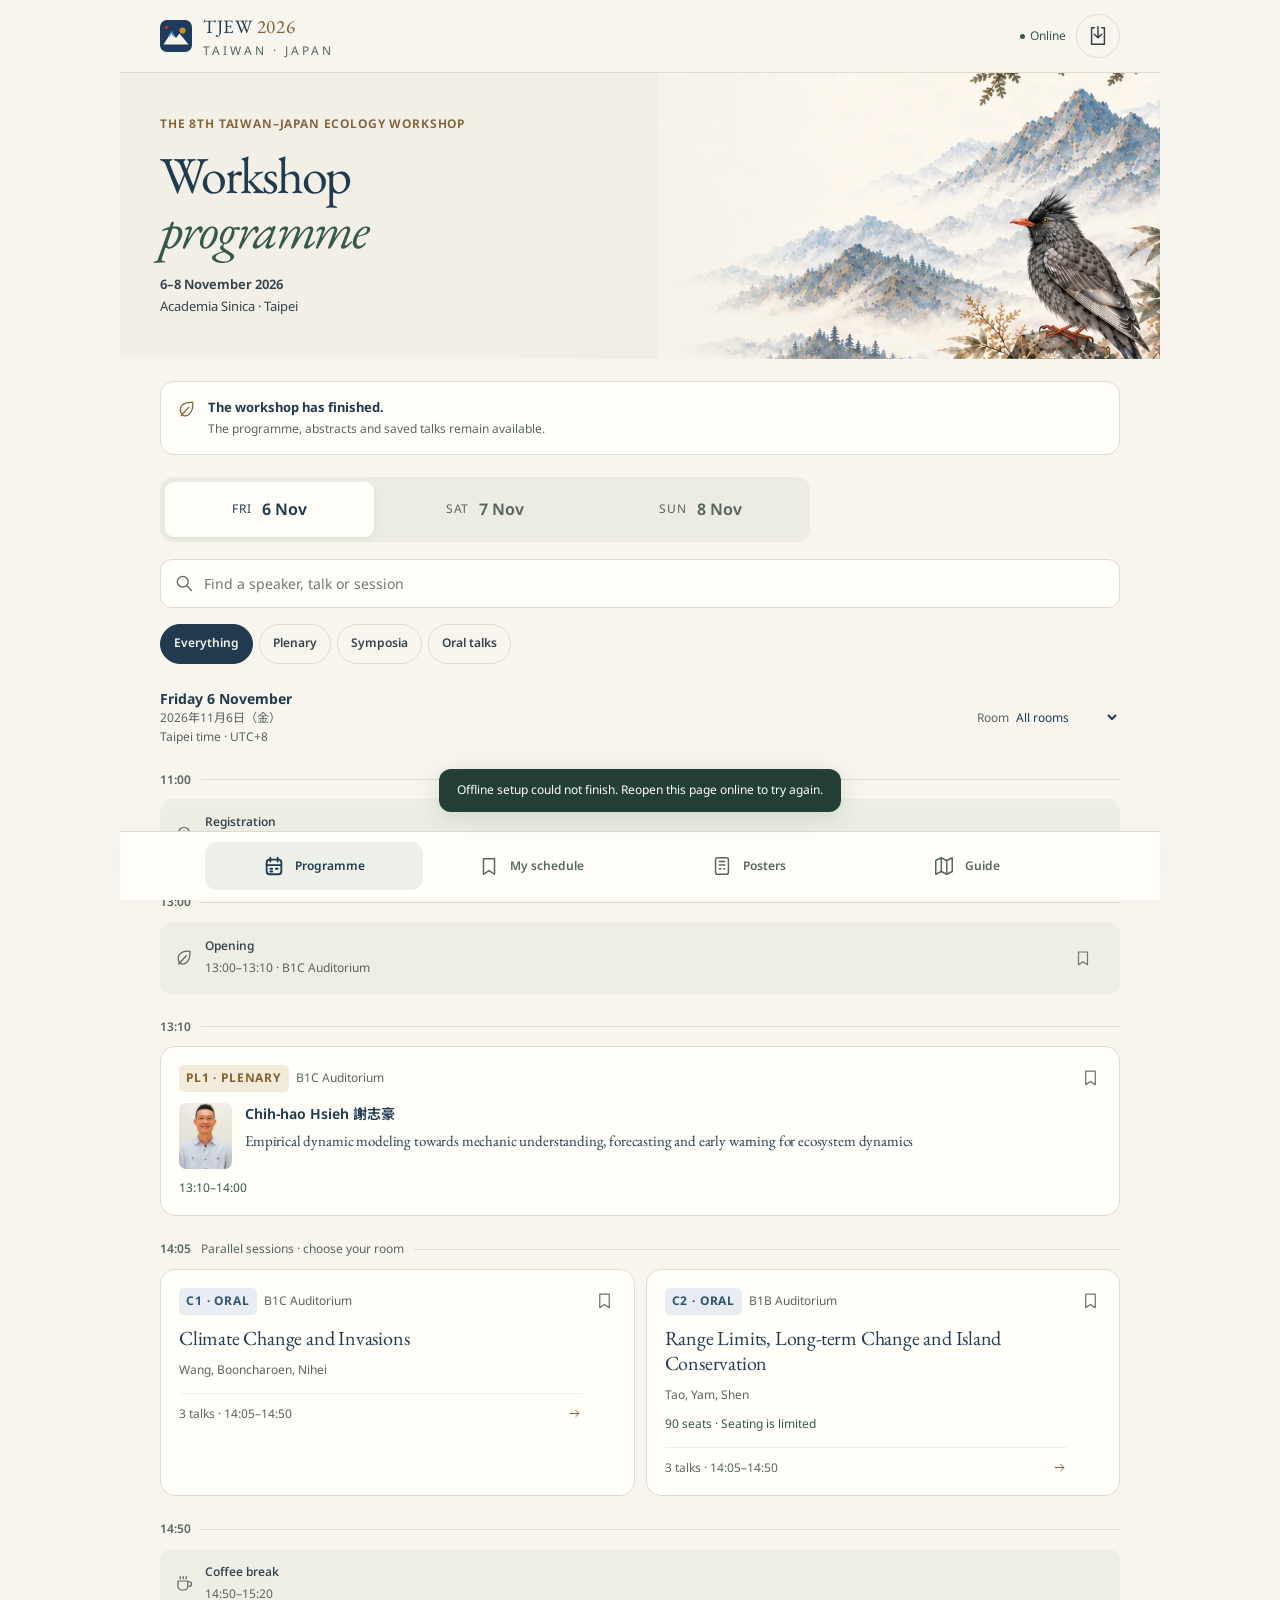
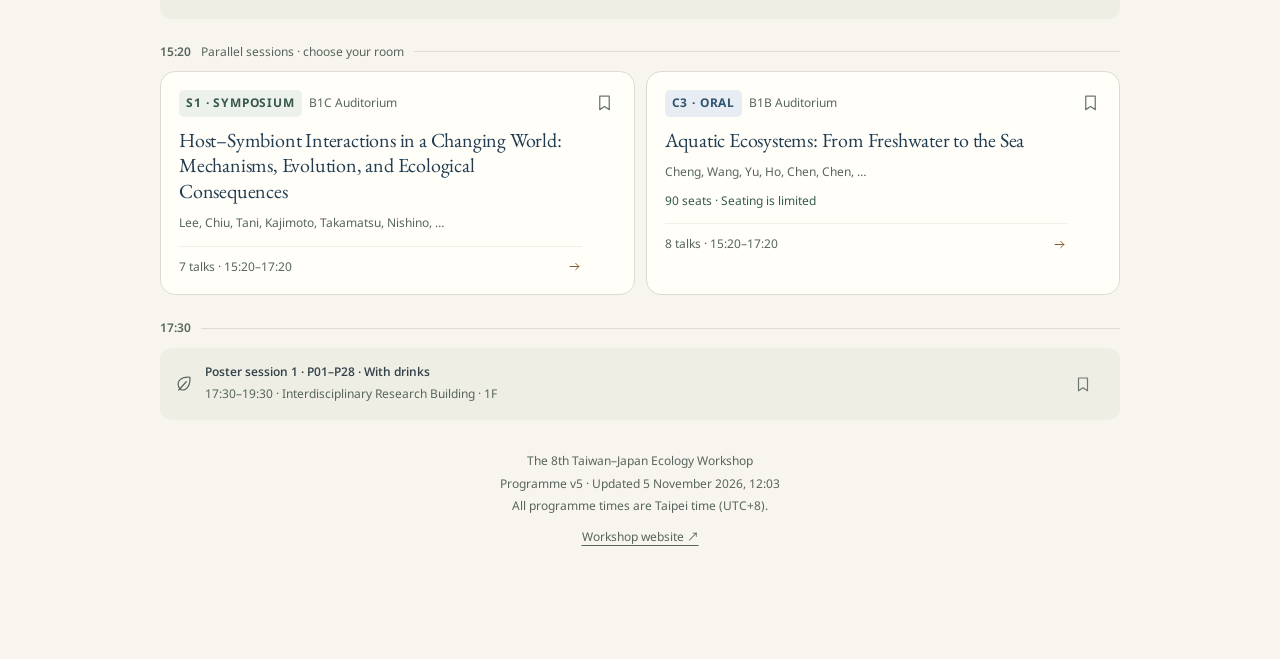
<file: app/index.html>
<!doctype html>
<html lang="en"><head><meta charset="utf-8"><meta name="viewport" content="width=device-width,initial-scale=1,viewport-fit=cover"><meta name="theme-color" content="#f7f5ed"><meta name="apple-mobile-web-app-capable" content="yes"><meta name="apple-mobile-web-app-status-bar-style" content="default"><meta name="apple-mobile-web-app-title" content="TJEW 2026"><meta name="description" content="Your pocket guide to the 8th Taiwan–Japan Ecology Workshop. Explore the programme, save talks and read abstracts offline. 6–8 November 2026, Academia Sinica, Taipei."><meta property="og:title" content="TJEW 2026 · Pocket programme"><meta property="og:description" content="6–8 November · Taipei. Programme, saved talks, abstracts and campus guide."><meta property="og:image" content="https://yuhinas.github.io/taiwan-japan-ecology-workshop/app/assets/share.jpg"><link rel="manifest" href="manifest.webmanifest"><link rel="icon" href="assets/icon.svg" type="image/svg+xml"><link rel="apple-touch-icon" href="assets/icon-192.png"><link rel="stylesheet" href="typography.css"><link rel="stylesheet" href="app.css"><link rel="stylesheet" href="install-first.css"><title>TJEW 2026 · Pocket programme</title></head>
<body><a class="skip" href="#main">Skip to content</a><div class="app-shell"><header class="app-header"><a class="brand" href="#schedule" aria-label="TJEW 2026 programme"><img src="assets/icon.svg" width="32" height="32" alt=""><span>TJEW <b>2026</b><small>TAIWAN · JAPAN</small></span></a><div class="header-actions"><span id="connection" class="connection" aria-live="polite">Connecting</span><button class="icon-btn" data-action="install" aria-label="Install app"><svg viewBox="0 0 24 24" aria-hidden="true"><path d="M8 3H5v18h14V3h-3M12 2v12m-4-4 4 4 4-4"/></svg></button></div></header><div id="update-banner" class="update-banner" hidden><span>A new programme is ready.</span><button data-action="update">Update now ↗</button></div><main id="main" tabindex="-1"><div class="loading"><img src="assets/icon.svg" alt="" width="48" height="48"><h1>Your workshop,<br><em>in your pocket.</em></h1><p>Opening the programme…</p></div></main><nav class="bottom-nav" aria-label="App navigation"><a href="#schedule" data-view="schedule"><svg viewBox="0 0 24 24" aria-hidden="true"><rect x="4" y="5" width="16" height="16" rx="3"/><path d="M8 3v4m8-4v4M4 11h16M8 15h2m4 0h2m-8 3h2"/></svg><span>Programme</span></a><a href="#saved" data-view="saved"><svg viewBox="0 0 24 24" aria-hidden="true"><path d="M6 4h12v17l-6-4-6 4z"/></svg><span>My schedule</span><b id="saved-count" hidden></b></a><a href="#posters" data-view="posters"><svg viewBox="0 0 24 24" aria-hidden="true"><rect x="5" y="3" width="14" height="18" rx="2"/><path d="M9 7h6M9 11h6M9 15h2m3 0h1"/></svg><span>Posters</span></a><a href="#guide" data-view="guide"><svg viewBox="0 0 24 24" aria-hidden="true"><path d="m3 6 6-3 6 3 6-3v15l-6 3-6-3-6 3zM9 3v15m6-12v15"/></svg><span>Guide</span></a></nav></div><dialog id="detail" aria-labelledby="detail-title"><div class="sheet-top"><button class="icon-btn" data-action="close" aria-label="Close details">✕</button></div><div id="detail-body"></div></dialog><div id="toast" role="status" aria-live="polite"></div><noscript><div class="noscript">Please enable JavaScript to use the pocket programme, or <a href="../taiwan-japan-ecology-workshop-program.html">read the full programme here</a>.</div></noscript><script type="module" src="app.js"></script></body></html>
</file>
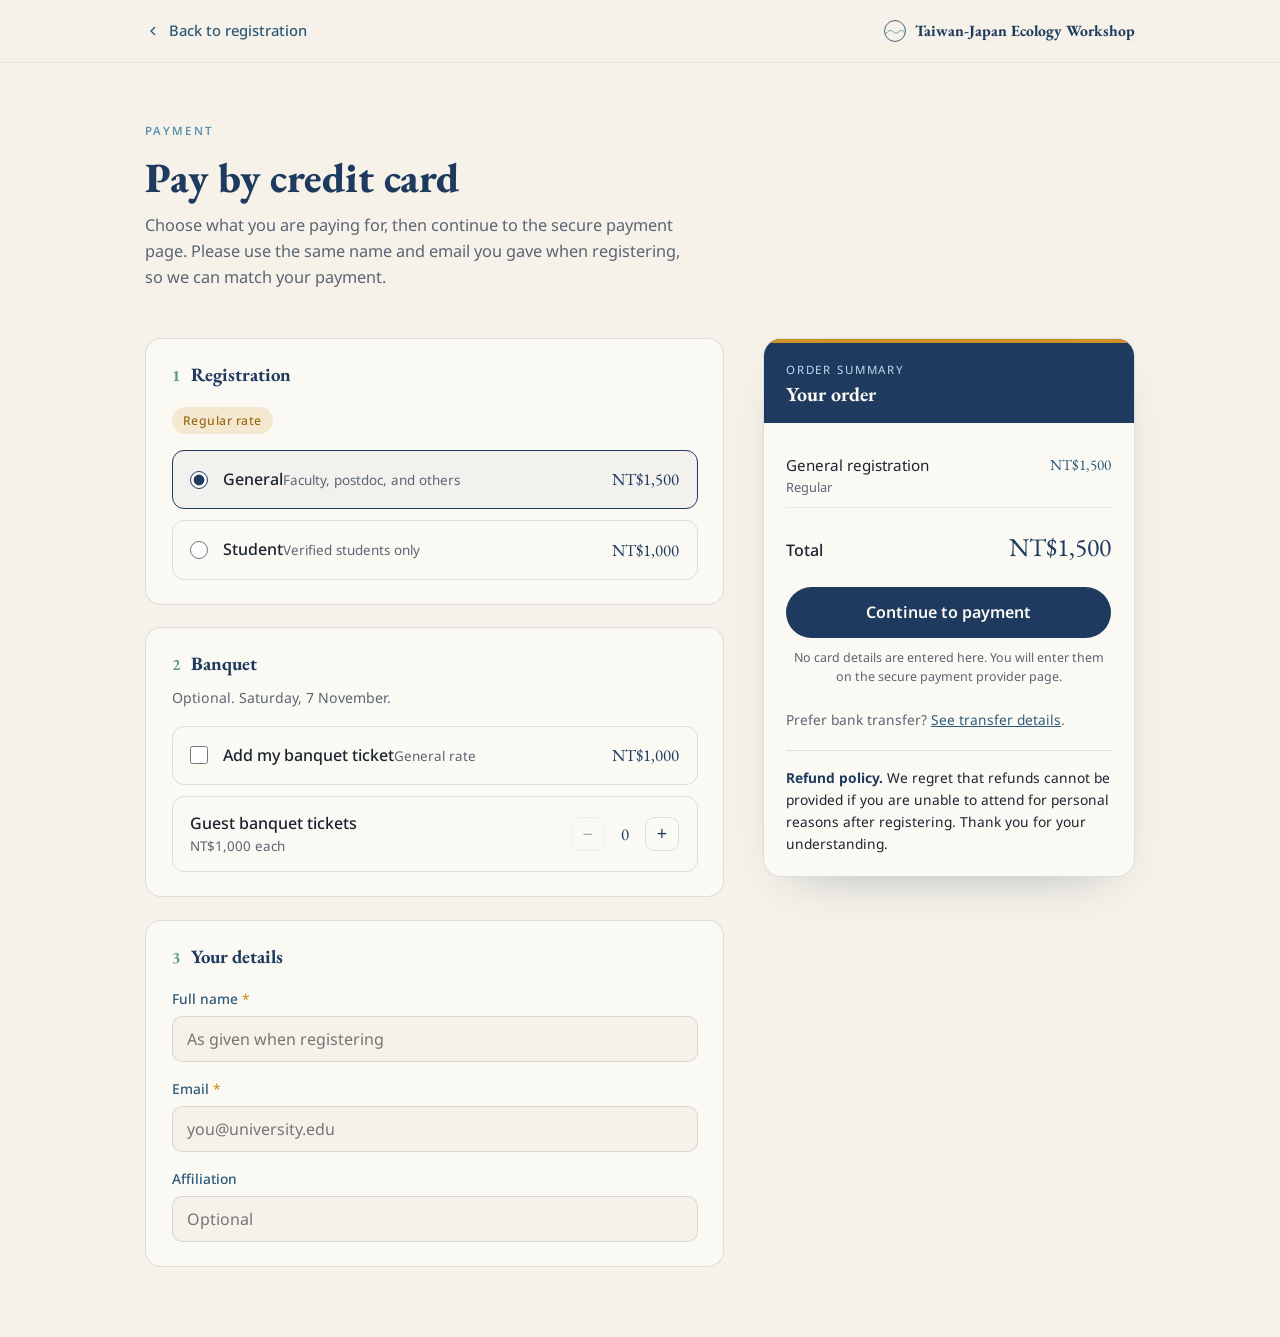
<file: checkout.html>
<!DOCTYPE html>
<html lang="en">
<head>
<meta charset="UTF-8">
<meta name="viewport" content="width=device-width, initial-scale=1.0">
<title>Payment · 2026 Taiwan-Japan Ecology Workshop</title>
<meta name="description" content="Pay your registration and banquet fees for the 2026 Taiwan-Japan Ecology Workshop.">
<meta name="robots" content="noindex">





<style>
:root{
  --konjo:#1f3a5f; --ai:#2d5a7b; --hanada:#4a89a8; --wakatake:#5b9e7e;
  --yamabuki:#cf9023; --kinari:#f6f2e9; --washi:#fbf9f3; --sumi:#1b2430;
  --muted:#5a6573; --line:rgba(31,58,95,.14); --line-2:rgba(31,58,95,.08);
  --display:"EB Garamond","Noto Sans TC","Noto Sans JP",serif;
  --body:"Noto Sans","Noto Sans TC","Noto Sans JP",sans-serif;
}
*{box-sizing:border-box;margin:0;padding:0}
html{scroll-behavior:smooth}
@media (prefers-reduced-motion:reduce){*,*::before,*::after{transition-duration:.001ms!important;animation-duration:.001ms!important}}
body{font-family:var(--body);background:var(--kinari);color:var(--sumi);line-height:1.6;-webkit-font-smoothing:antialiased}
a{color:inherit;text-decoration:none}
:focus-visible{outline:2.5px solid var(--yamabuki);outline-offset:3px;border-radius:3px}
h1,h2,h3{font-family:var(--display);color:var(--konjo);line-height:1.2}

.wrap{max-width:1060px;margin-inline:auto;padding-inline:clamp(1.2rem,5vw,2.2rem)}

/* top bar */
.topbar{border-bottom:1px solid var(--line-2);background:rgba(246,242,233,.85);backdrop-filter:blur(10px);position:sticky;top:0;z-index:20}
.topbar-inner{display:flex;align-items:center;justify-content:space-between;height:62px;gap:1rem}
.back{display:inline-flex;align-items:center;gap:.5rem;font-size:.92rem;color:var(--ai);font-weight:500}
.back:hover{color:var(--konjo)}
.brand{display:flex;align-items:center;gap:.55rem;font-family:var(--display);font-weight:700;color:var(--konjo);font-size:.98rem}
.brand svg{width:22px;height:22px;flex:none}

/* head */
.page-head{padding-top:clamp(2.2rem,5vw,3.4rem)}
.eyebrow{font-weight:500;font-size:.72rem;letter-spacing:.2em;text-transform:uppercase;color:var(--hanada)}
.page-head h1{font-size:clamp(1.9rem,4vw,2.6rem);font-weight:800;margin-top:.6rem}
.page-head p{color:var(--muted);max-width:60ch;margin-top:.6rem;font-size:1.02rem}

/* layout */
.checkout{display:grid;grid-template-columns:1.4fr .9fr;gap:2.4rem;align-items:start;padding-block:clamp(2rem,4vw,3rem)}

/* form */
.step{border:1px solid var(--line);border-radius:16px;background:var(--washi);padding:1.5rem 1.6rem;margin-bottom:1.4rem}
.step-head{display:flex;align-items:baseline;gap:.7rem;margin-bottom:1.1rem}
.step-num{font-family:var(--display);font-weight:700;color:var(--wakatake);font-size:1rem}
.step h2{font-size:1.18rem}
.step .hint{font-size:.88rem;color:var(--muted);margin-top:-.5rem;margin-bottom:1rem}

/* option rows */
.opt{display:flex;align-items:center;gap:.9rem;border:1px solid var(--line);border-radius:12px;padding:.95rem 1.1rem;cursor:pointer;transition:border-color .15s ease,background .15s ease;margin-bottom:.7rem}
.opt:last-child{margin-bottom:0}
.opt:hover{border-color:var(--hanada)}
.opt.selected{border-color:var(--konjo);background:rgba(31,58,95,.04)}
.opt input{accent-color:var(--konjo);width:18px;height:18px;flex:none}
.opt .opt-label{flex:1}
.opt .opt-label .t{font-weight:500;color:var(--sumi)}
.opt .opt-label .s{font-size:.84rem;color:var(--muted)}
.opt .opt-price{font-family:var(--display);font-size:1.05rem;color:var(--konjo);white-space:nowrap}
.opt .opt-price del{color:var(--muted);font-size:.85rem;margin-right:.35rem;font-family:var(--body)}

.rate-badge{display:inline-flex;align-items:center;gap:.4rem;font-size:.76rem;font-weight:500;letter-spacing:.04em;
  padding:.25rem .7rem;border-radius:999px;background:rgba(91,158,126,.16);color:#3f7e5f;margin-bottom:1rem}
.rate-badge.regular{background:rgba(207,144,35,.16);color:#9a6a14}

/* stepper */
.guest-row{display:flex;align-items:center;justify-content:space-between;gap:1rem;border:1px solid var(--line);border-radius:12px;padding:.85rem 1.1rem;margin-top:.7rem}
.guest-row .t{font-weight:500}
.guest-row .s{font-size:.84rem;color:var(--muted)}
.stepper{display:flex;align-items:center;gap:.2rem}
.stepper button{width:34px;height:34px;border:1px solid var(--line);background:var(--washi);border-radius:9px;font-size:1.1rem;color:var(--konjo);cursor:pointer;line-height:1}
.stepper button:hover{border-color:var(--konjo)}
.stepper button:disabled{opacity:.4;cursor:not-allowed}
.stepper .count{min-width:34px;text-align:center;font-family:var(--display);font-size:1.05rem;color:var(--konjo)}

/* fields */
.field{margin-bottom:1rem}
.field:last-child{margin-bottom:0}
.field label{display:block;font-size:.86rem;color:var(--ai);font-weight:500;margin-bottom:.35rem}
.field label .req{color:var(--yamabuki)}
.field input{width:100%;font-family:var(--body);font-size:1rem;color:var(--sumi);background:var(--kinari);
  border:1px solid var(--line);border-radius:10px;padding:.7rem .9rem}
.field input:focus{border-color:var(--konjo);background:#fff}
.field .err{display:none;font-size:.82rem;color:#b3392f;margin-top:.3rem}
.field.invalid input{border-color:#b3392f}
.field.invalid .err{display:block}

/* summary */
.summary{position:sticky;top:84px;border:1px solid var(--line);border-radius:18px;overflow:hidden;background:var(--washi);box-shadow:0 20px 50px -34px rgba(31,58,95,.5)}
.summary-head{background:var(--konjo);color:var(--washi);padding:1.1rem 1.4rem;border-top:4px solid var(--yamabuki)}
.summary-head .lbl{font-size:.72rem;letter-spacing:.16em;text-transform:uppercase;color:#bcdcec}
.summary-head h2{color:var(--washi);font-size:1.25rem;margin-top:.15rem}
.summary-body{padding:1.3rem 1.4rem}
.line{display:flex;justify-content:space-between;gap:1rem;padding:.55rem 0;border-bottom:1px solid var(--line-2);font-size:.95rem}
.line .l{color:var(--sumi)}
.line .l small{display:block;color:var(--muted);font-size:.8rem}
.line .v{font-family:var(--display);color:var(--ai);white-space:nowrap}
.line.empty{color:var(--muted);justify-content:center;border-bottom:0;padding:1.2rem 0;font-size:.9rem}
.total{display:flex;justify-content:space-between;align-items:baseline;padding-top:.9rem;margin-top:.3rem}
.total .l{font-weight:500}
.total .v{font-family:var(--display);font-size:1.6rem;color:var(--konjo)}

.pay-btn{display:flex;width:100%;justify-content:center;align-items:center;gap:.5rem;margin-top:1.2rem;
  background:var(--konjo);color:var(--washi);font-family:var(--body);font-weight:600;font-size:1rem;
  border:0;border-radius:999px;padding:.9rem 1.2rem;cursor:pointer;transition:background .2s ease,transform .15s ease}
.pay-btn:hover{background:var(--ai);transform:translateY(-1px)}
.pay-btn:disabled{opacity:.5;cursor:not-allowed;transform:none}
.pay-note{font-size:.78rem;color:var(--muted);text-align:center;margin-top:.7rem;line-height:1.5}

.alt-pay{margin-top:1.4rem;font-size:.86rem;color:var(--muted)}
.alt-pay a{color:var(--ai);text-decoration:underline}
.refund-note{margin-top:1.2rem;padding-top:1rem;border-top:1px solid var(--line);font-size:.86rem;line-height:1.6;color:var(--sumi)}
.refund-note strong{color:var(--konjo)}


@media (max-width:820px){
  .checkout{grid-template-columns:minmax(0,1fr);gap:1.6rem}.checkout>*{min-width:0}
  .summary{position:static}
}
@media(max-width:480px){.step{padding:1.2rem}.opt{display:grid;grid-template-columns:18px minmax(0,1fr);gap:.5rem .7rem;padding:.9rem}.opt .opt-price{grid-column:2}.guest-row{flex-wrap:wrap}}
</style>
<link rel="stylesheet" href="app/typography.css?v=20261103"></head>
<body>

<header class="topbar">
  <div class="wrap topbar-inner">
    <a class="back" href="index.html#register">
      <svg width="16" height="16" viewBox="0 0 24 24" fill="none" stroke="currentColor" stroke-width="2"><path d="M15 18l-6-6 6-6"/></svg>
      Back to registration
    </a>
    <span class="brand">
      <svg viewBox="0 0 40 40" fill="none" aria-hidden="true"><circle cx="20" cy="20" r="19" stroke="#1f3a5f" stroke-width="1.4"/><path d="M2 24c5 0 5-5 10-5s5 5 10 5 5-5 10-5 5 5 6 5" stroke="#4a89a8" stroke-width="1.4"/></svg>
      Taiwan-Japan Ecology Workshop
    </span>
  </div>
</header>

<main class="wrap">
  <div class="page-head">
    <span class="eyebrow">Payment</span>
    <h1>Pay by credit card</h1>
    <p>Choose what you are paying for, then continue to the secure payment page. Please use the same name and email you gave when registering, so we can match your payment.</p>
  </div>

  <div class="checkout">
    <!-- FORM -->
    <form id="cart" novalidate>
      <div class="step">
        <div class="step-head"><span class="step-num">1</span><h2>Registration</h2></div>
        <div id="rateBadge" class="rate-badge">Early bird rate, until 25 September 2026</div>
        <label class="opt selected">
          <input type="radio" name="cat" value="General" checked>
          <span class="opt-label"><span class="t">General</span><span class="s">Faculty, postdoc, and others</span></span>
          <span class="opt-price" data-price-for="General"></span>
        </label>
        <label class="opt">
          <input type="radio" name="cat" value="Student">
          <span class="opt-label"><span class="t">Student</span><span class="s">Verified students only</span></span>
          <span class="opt-price" data-price-for="Student"></span>
        </label>
      </div>

      <div class="step">
        <div class="step-head"><span class="step-num">2</span><h2>Banquet</h2></div>
        <p class="hint">Optional. Saturday, 7 November.</p>
        <label class="opt" id="banquetOpt">
          <input type="checkbox" id="banquet">
          <span class="opt-label"><span class="t">Add my banquet ticket</span><span class="s" id="banquetSub"></span></span>
          <span class="opt-price" id="banquetPrice"></span>
        </label>
        <div class="guest-row">
          <div><div class="t">Guest banquet tickets</div><div class="s">NT$1,000 each</div></div>
          <div class="stepper">
            <button type="button" id="guestMinus" aria-label="Remove guest ticket">&minus;</button>
            <span class="count" id="guestCount">0</span>
            <button type="button" id="guestPlus" aria-label="Add guest ticket">+</button>
          </div>
        </div>
      </div>

      <div class="step">
        <div class="step-head"><span class="step-num">3</span><h2>Your details</h2></div>
        <div class="field" id="f-name">
          <label>Full name <span class="req">*</span></label>
          <input type="text" id="name" autocomplete="name" placeholder="As given when registering">
          <span class="err">Please enter your name.</span>
        </div>
        <div class="field" id="f-email">
          <label>Email <span class="req">*</span></label>
          <input type="email" id="email" autocomplete="email" placeholder="you@university.edu">
          <span class="err">Please enter a valid email.</span>
        </div>
        <div class="field">
          <label>Affiliation</label>
          <input type="text" id="affiliation" autocomplete="organization" placeholder="Optional">
        </div>
      </div>
    </form>

    <!-- SUMMARY -->
    <aside class="summary">
      <div class="summary-head">
        <div class="lbl">Order summary</div>
        <h2>Your order</h2>
      </div>
      <div class="summary-body">
        <div id="lines"></div>
        <div class="total"><span class="l">Total</span><span class="v" id="total">NT$0</span></div>
        <button class="pay-btn" id="payBtn" type="button">Continue to payment</button>
        <p class="pay-note">No card details are entered here. You will enter them on the secure payment provider page.</p>
        <p class="alt-pay">Prefer bank transfer? <a href="index.html#register">See transfer details</a>.</p>
        <p class="refund-note" id="refund-policy"><strong>Refund policy.</strong> We regret that refunds cannot be provided if you are unable to attend for personal reasons after registering. Thank you for your understanding.</p>
      </div>
    </aside>
  </div>
</main>


<script>
// ---- configuration ----
// Paste your deployed Apps Script Web App URL here (it ends with /exec).
// The backend recomputes the amount, signs the ECPay request, and redirects
// the buyer to ECPay's secure card page.
const CONFIG = { paymentEndpoint: "https://script.google.com/macros/s/AKfycbzMh72B1YDUE9WEKMAGP7sfiyAB2czPxax_esqQSWZrRLRUwBtcg2Wcq6vyxoruMs0iIQ/exec" };

const EARLY_DEADLINE = new Date("2026-09-25T23:59:59+08:00");
const PRICES = {
  registration: { General: { early: 1200, regular: 1500 }, Student: { early: 800, regular: 1000 } },
  banquet: { General: 1000, Student: 500 },
  guestBanquet: 1000
};

const isEarly = new Date() <= EARLY_DEADLINE;
const rate = isEarly ? "early" : "regular";

const state = { cat: "General", banquet: false, guests: 0, name: "", email: "", affiliation: "" };

const nf = n => "NT$" + n.toLocaleString("en-US");

// fill registration prices + rate badge
function paintPrices() {
  document.querySelectorAll("[data-price-for]").forEach(el => {
    const c = el.getAttribute("data-price-for");
    const p = PRICES.registration[c];
    el.innerHTML = isEarly
      ? '<del>' + nf(p.regular) + '</del>' + nf(p.early)
      : nf(p.regular);
  });
  const badge = document.getElementById("rateBadge");
  if (isEarly) {
    badge.textContent = "Early bird rate, until 25 September 2026";
    badge.classList.remove("regular");
  } else {
    badge.textContent = "Regular rate";
    badge.classList.add("regular");
  }
}

function banquetPrice() { return PRICES.banquet[state.cat]; }

function paintBanquet() {
  document.getElementById("banquetPrice").textContent = nf(banquetPrice());
  document.getElementById("banquetSub").textContent =
    state.cat === "Student" ? "Student rate" : "General rate";
}

function items() {
  const list = [];
  const reg = PRICES.registration[state.cat][rate];
  list.push({ label: state.cat + " registration", sub: (isEarly ? "Early bird" : "Regular"), amount: reg });
  if (state.banquet) list.push({ label: "Banquet ticket", sub: state.cat + " rate", amount: banquetPrice() });
  if (state.guests > 0) list.push({ label: "Guest banquet x " + state.guests, sub: "", amount: PRICES.guestBanquet * state.guests });
  return list;
}

function total() { return items().reduce((s, i) => s + i.amount, 0); }

function render() {
  const box = document.getElementById("lines");
  const list = items();
  box.innerHTML = list.map(i =>
    '<div class="line"><span class="l">' + i.label +
    (i.sub ? '<small>' + i.sub + '</small>' : '') +
    '</span><span class="v">' + nf(i.amount) + '</span></div>'
  ).join("");
  document.getElementById("total").textContent = nf(total());
}

// ---- interactions ----
document.querySelectorAll('input[name="cat"]').forEach(r => {
  r.addEventListener("change", e => {
    state.cat = e.target.value;
    document.querySelectorAll(".opt").forEach(o => {
      const input = o.querySelector('input[name="cat"]');
      if (input) o.classList.toggle("selected", input.checked);
    });
    paintBanquet(); render();
  });
});

const banquetEl = document.getElementById("banquet");
banquetEl.addEventListener("change", e => {
  state.banquet = e.target.checked;
  document.getElementById("banquetOpt").classList.toggle("selected", state.banquet);
  render();
});

document.getElementById("guestPlus").addEventListener("click", () => {
  if (state.guests < 10) { state.guests++; updateGuests(); }
});
document.getElementById("guestMinus").addEventListener("click", () => {
  if (state.guests > 0) { state.guests--; updateGuests(); }
});
function updateGuests() {
  document.getElementById("guestCount").textContent = state.guests;
  document.getElementById("guestMinus").disabled = state.guests === 0;
  render();
}

["name", "email", "affiliation"].forEach(id => {
  document.getElementById(id).addEventListener("input", e => {
    state[id] = e.target.value.trim();
    const f = document.getElementById("f-" + id);
    if (f) f.classList.remove("invalid");
  });
});

function validate() {
  let ok = true;
  if (!state.name) { document.getElementById("f-name").classList.add("invalid"); ok = false; }
  const emailOk = /^[^\s@]+@[^\s@]+\.[^\s@]+$/.test(state.email);
  if (!emailOk) { document.getElementById("f-email").classList.add("invalid"); ok = false; }
  return ok;
}

document.getElementById("payBtn").addEventListener("click", () => {
  if (!validate()) return;

  // Hand the selection to the backend with a top-level form POST. The backend
  // recomputes the amount, signs the request, and redirects to ECPay's secure
  // card page. No card details are handled on this page.
  const btn = document.getElementById("payBtn");
  btn.disabled = true; btn.textContent = "Connecting to payment...";

  const f = document.createElement("form");
  f.method = "POST";
  f.action = CONFIG.paymentEndpoint;
  const add = (k, v) => {
    const i = document.createElement("input");
    i.type = "hidden"; i.name = k; i.value = v; f.appendChild(i);
  };
  add("category", state.cat);
  add("banquet", state.banquet ? "1" : "0");
  add("guests", String(state.guests));
  add("name", state.name);
  add("email", state.email);
  add("affiliation", state.affiliation);
  document.body.appendChild(f);
  f.submit();
});

// init
paintPrices(); paintBanquet(); updateGuests(); render();
</script>
</body>
</html>
</file>
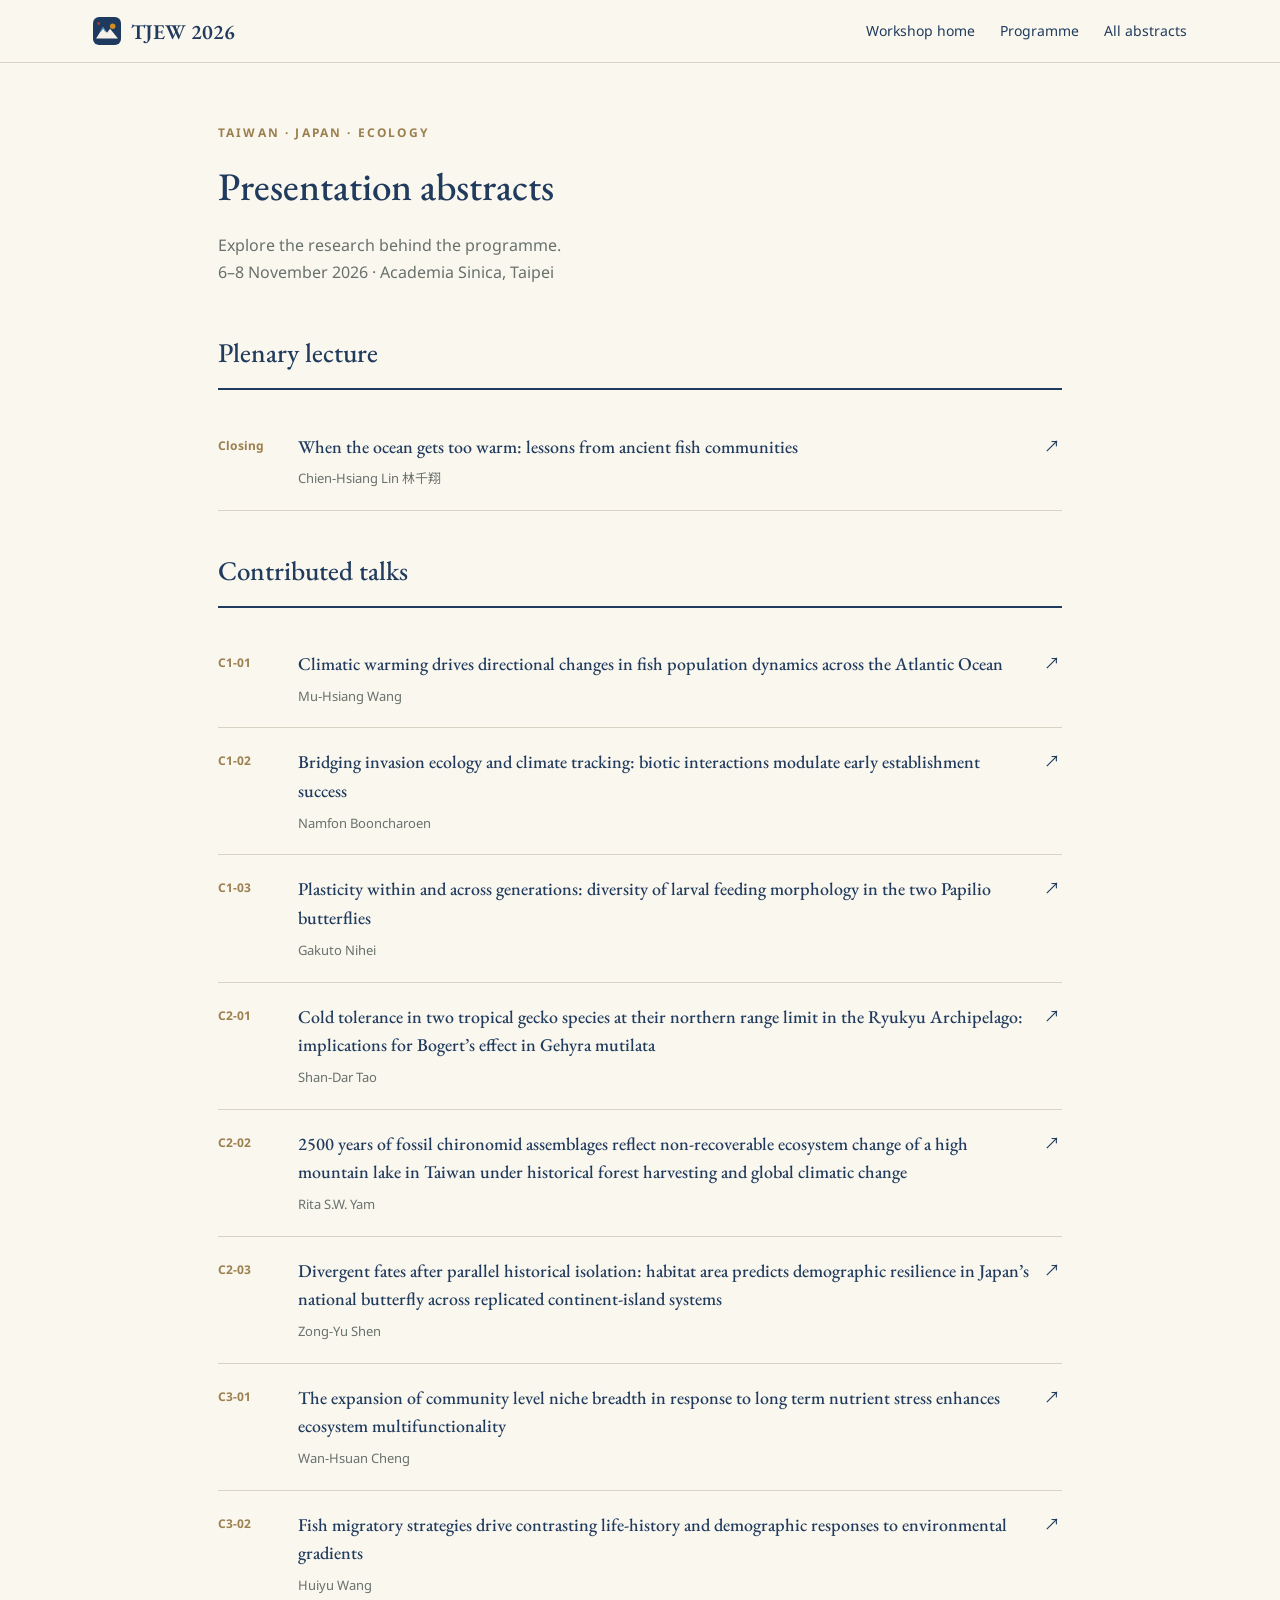
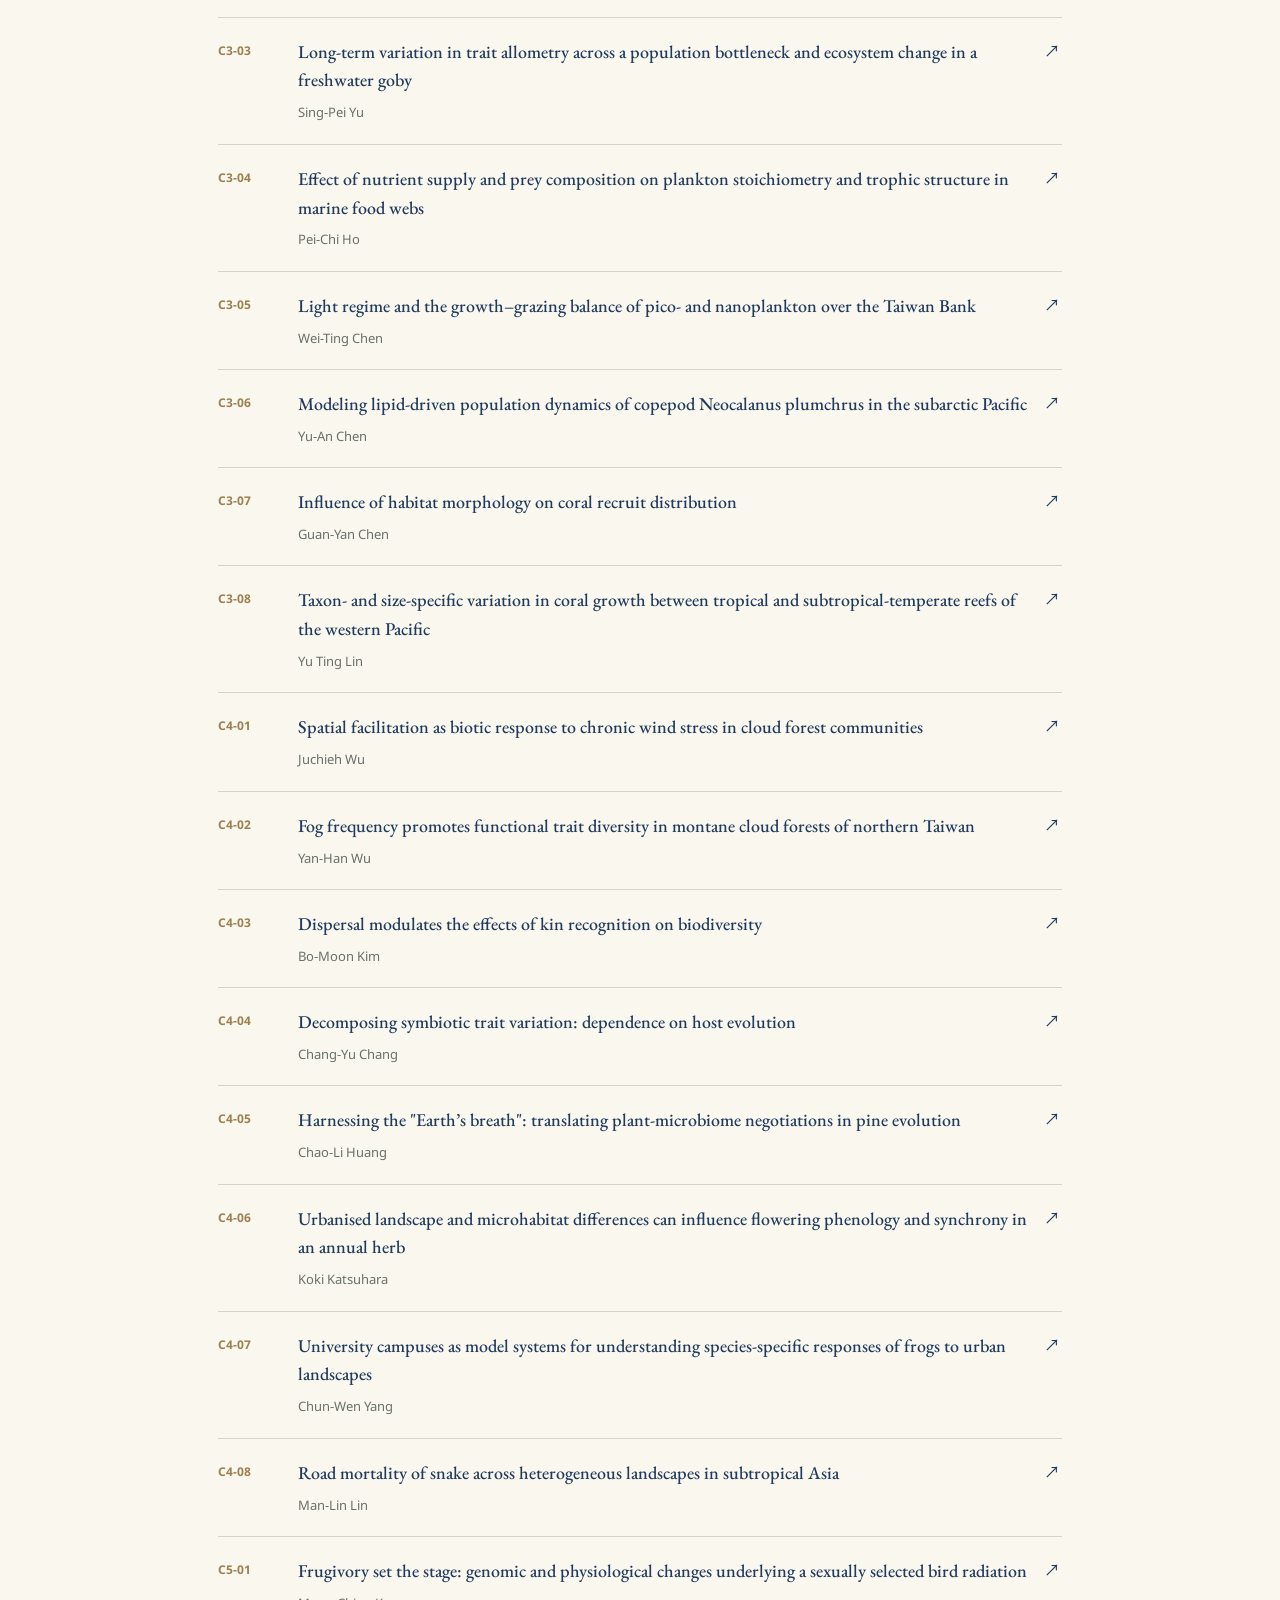
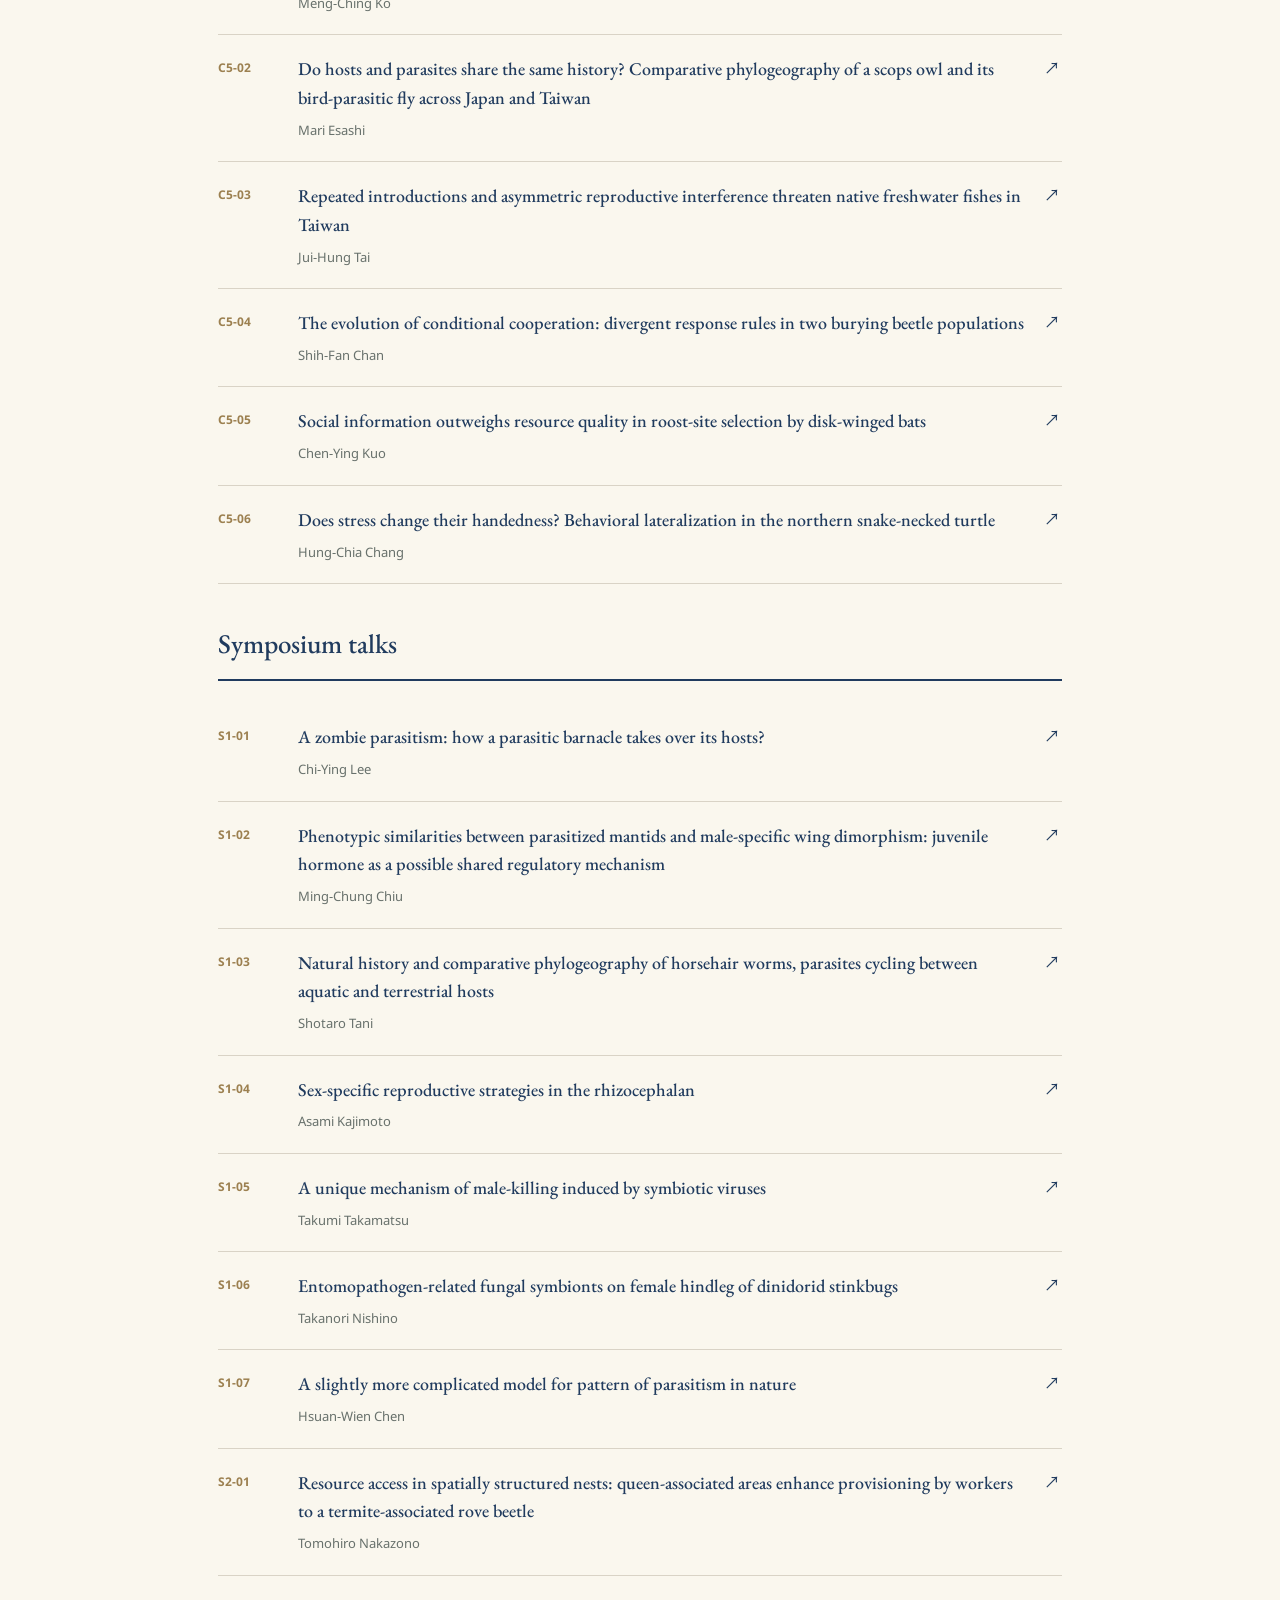
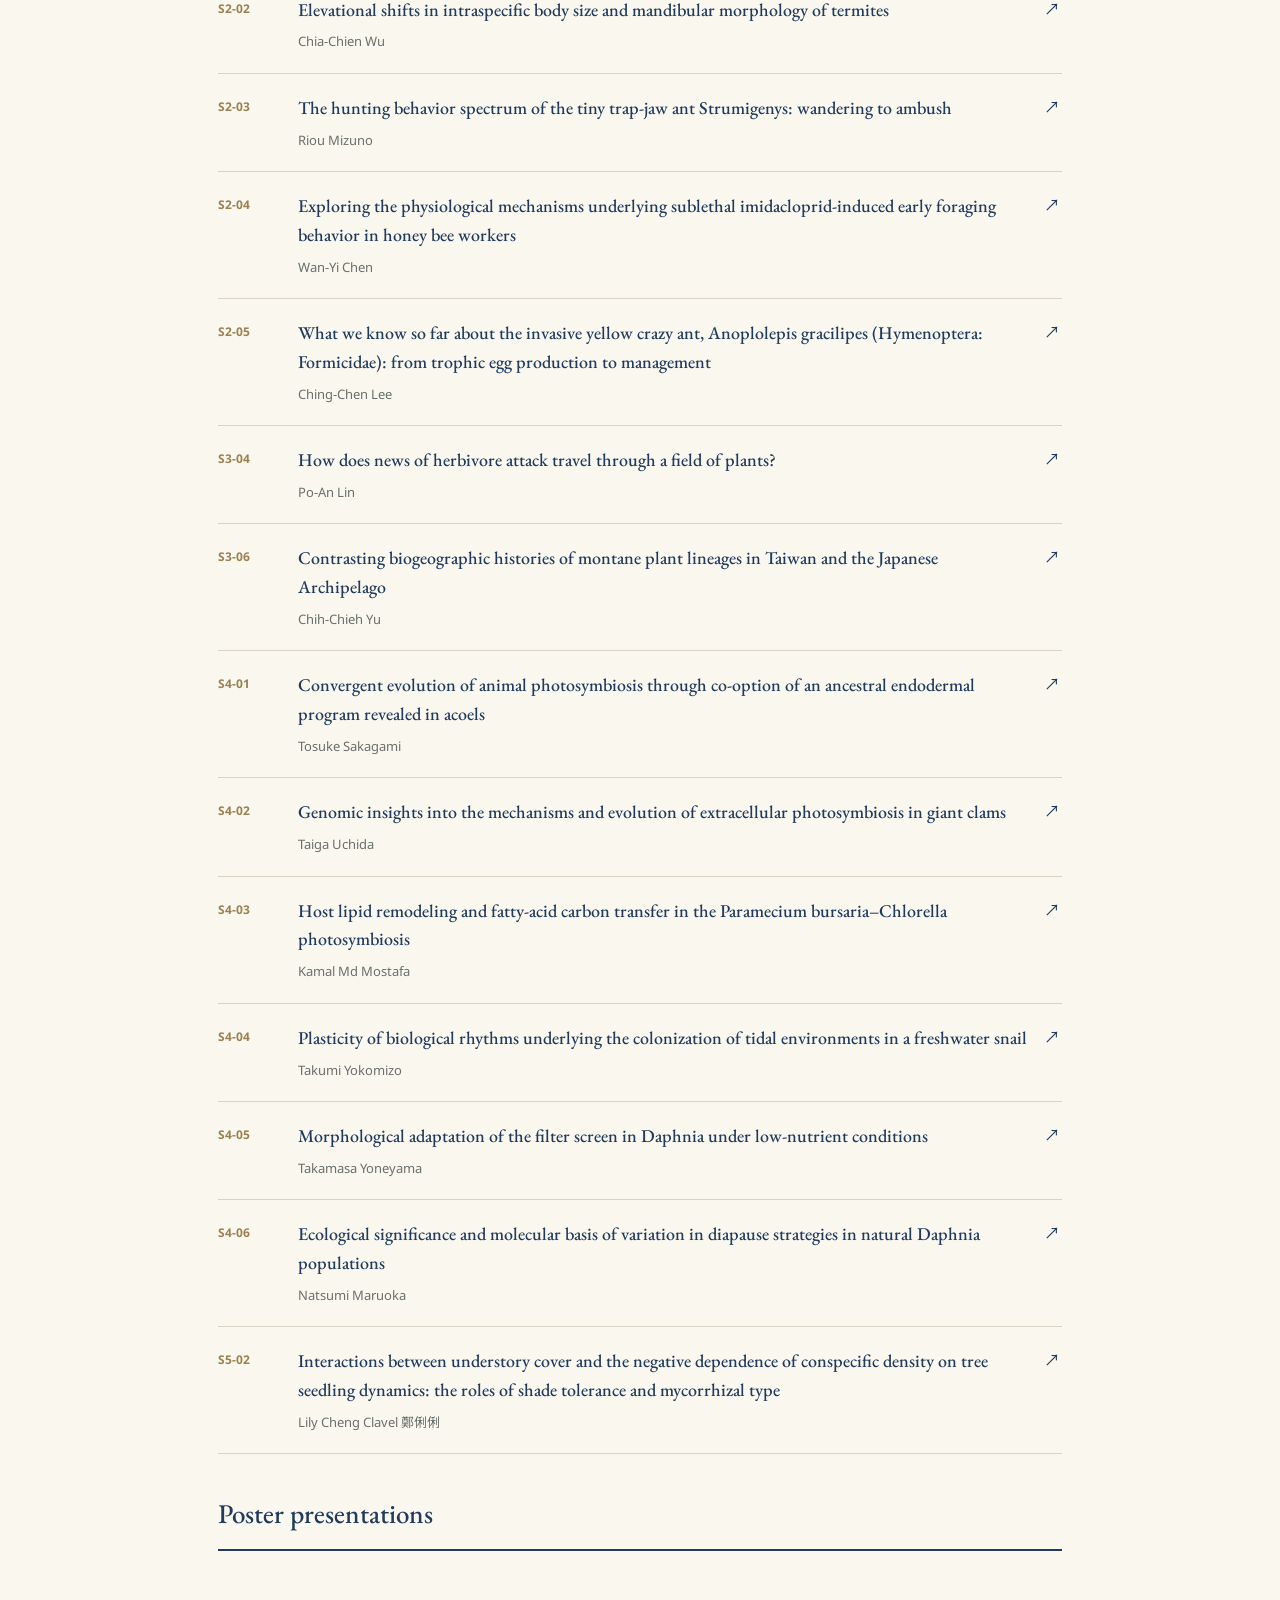
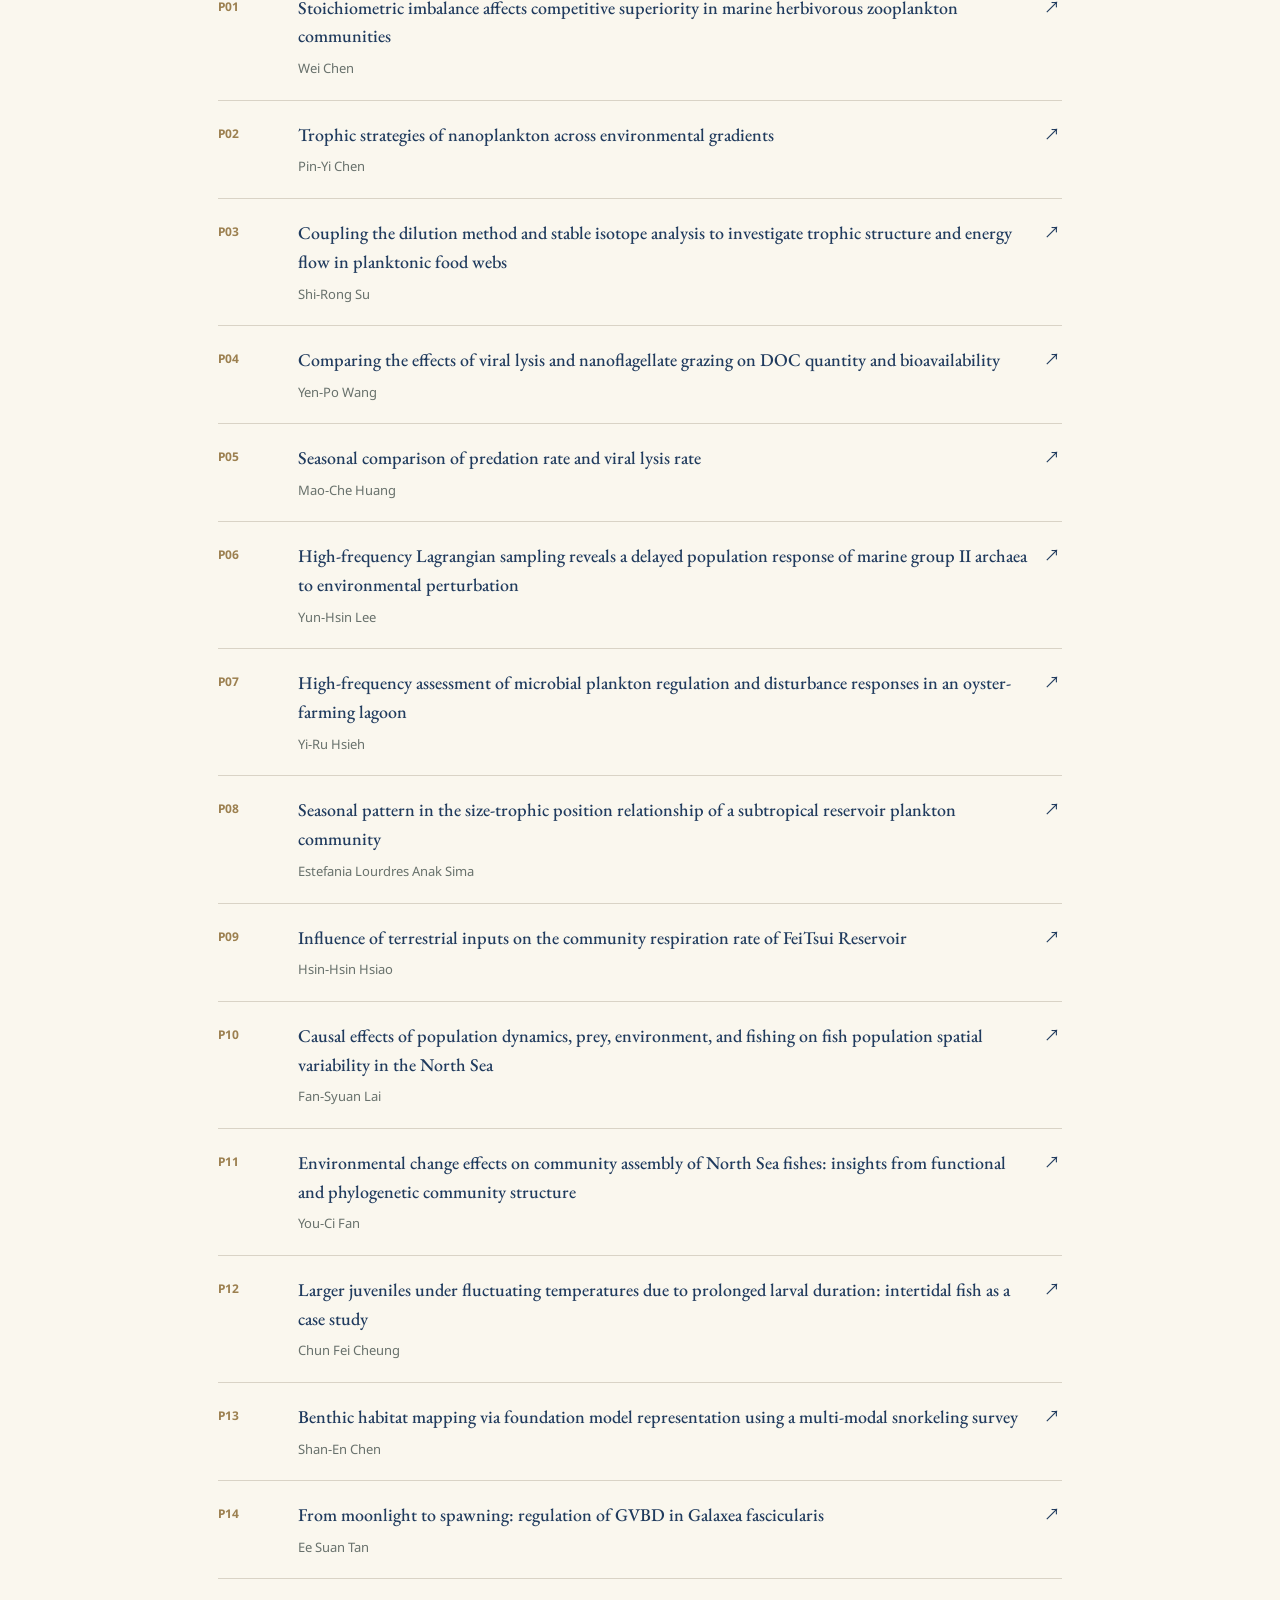
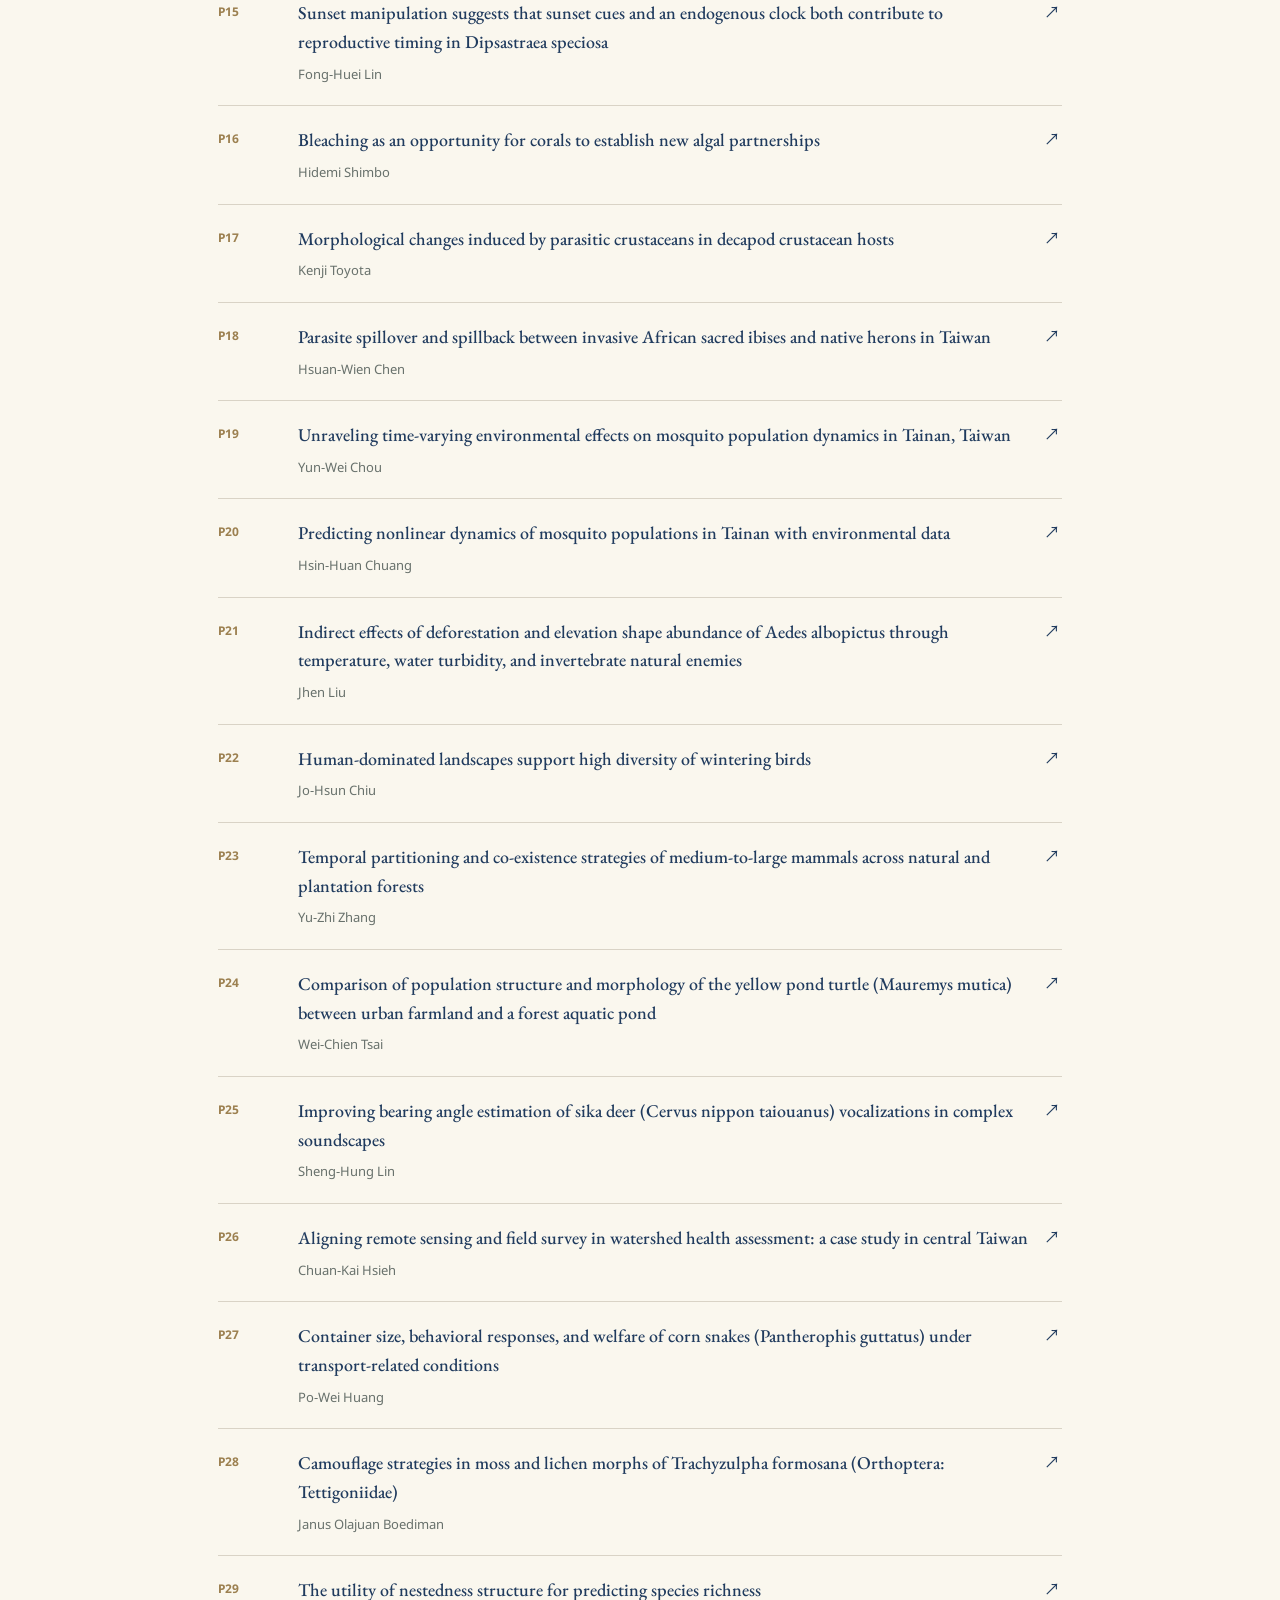
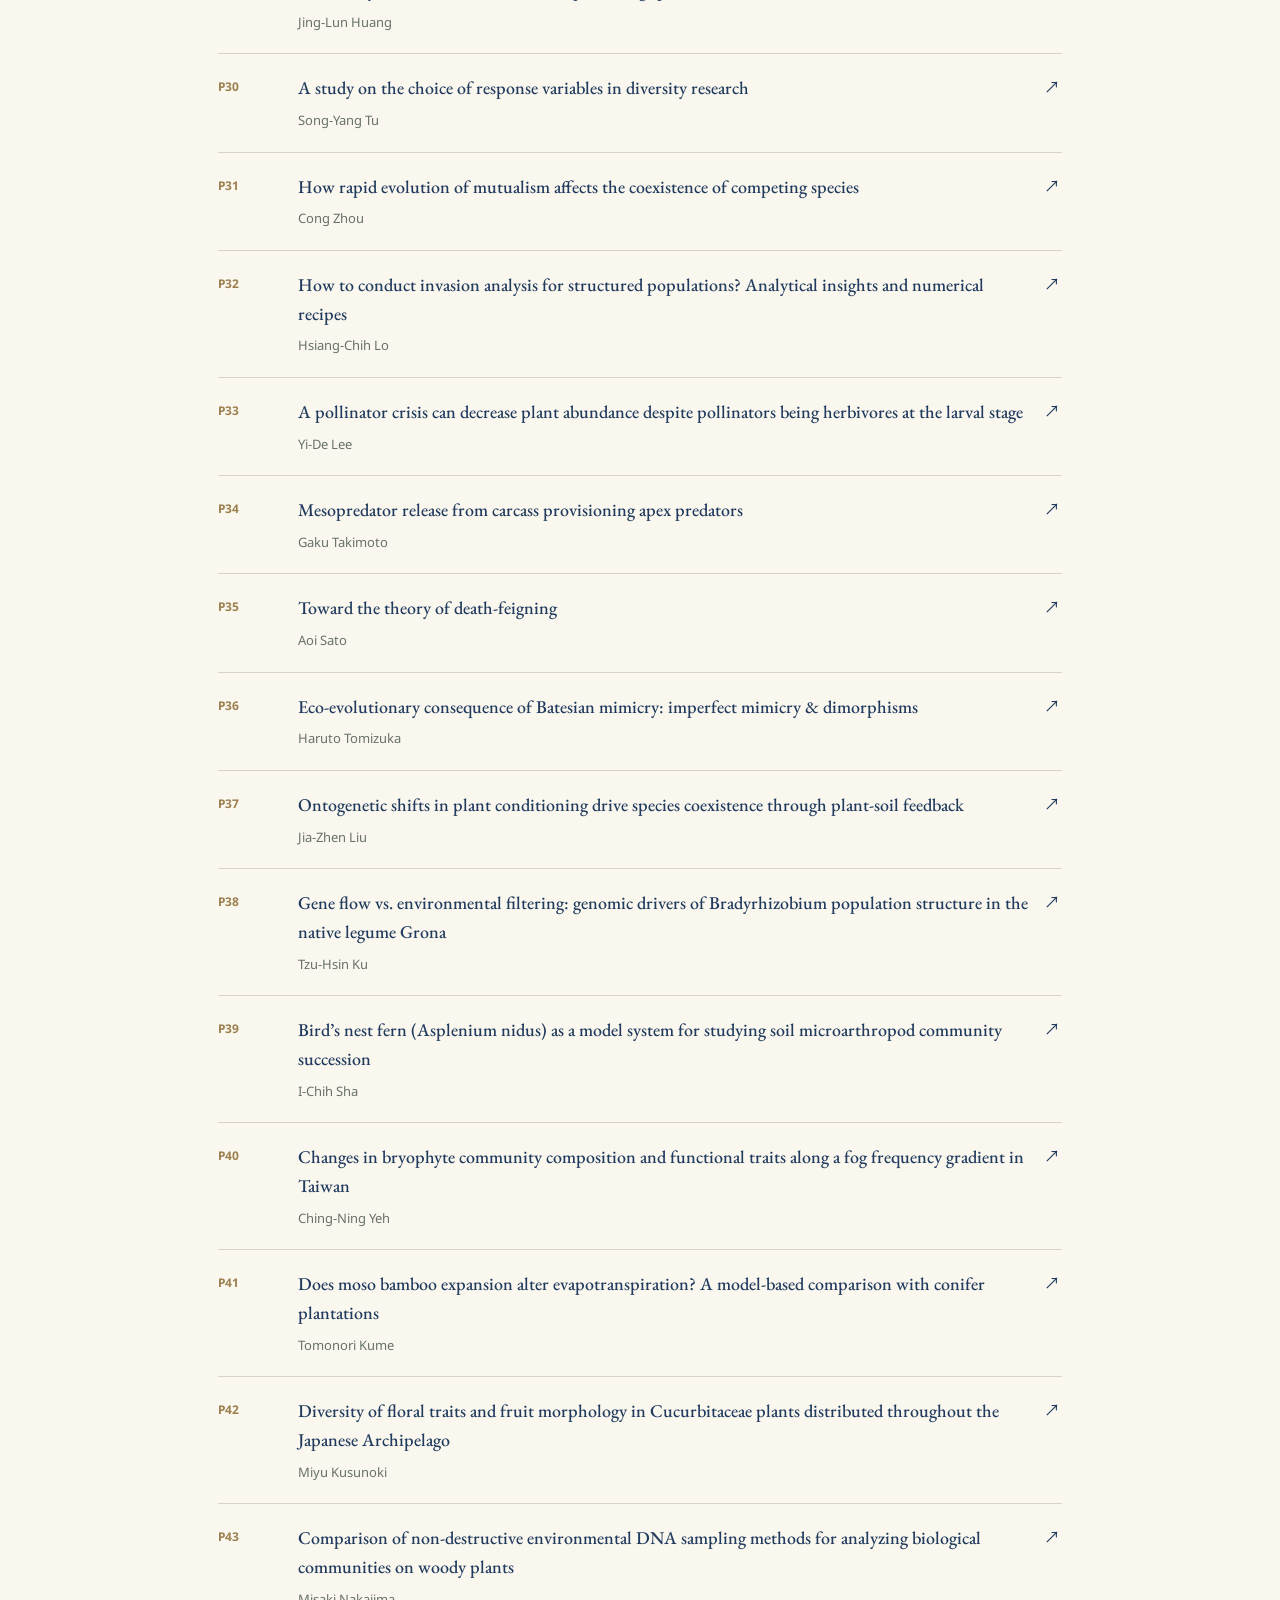
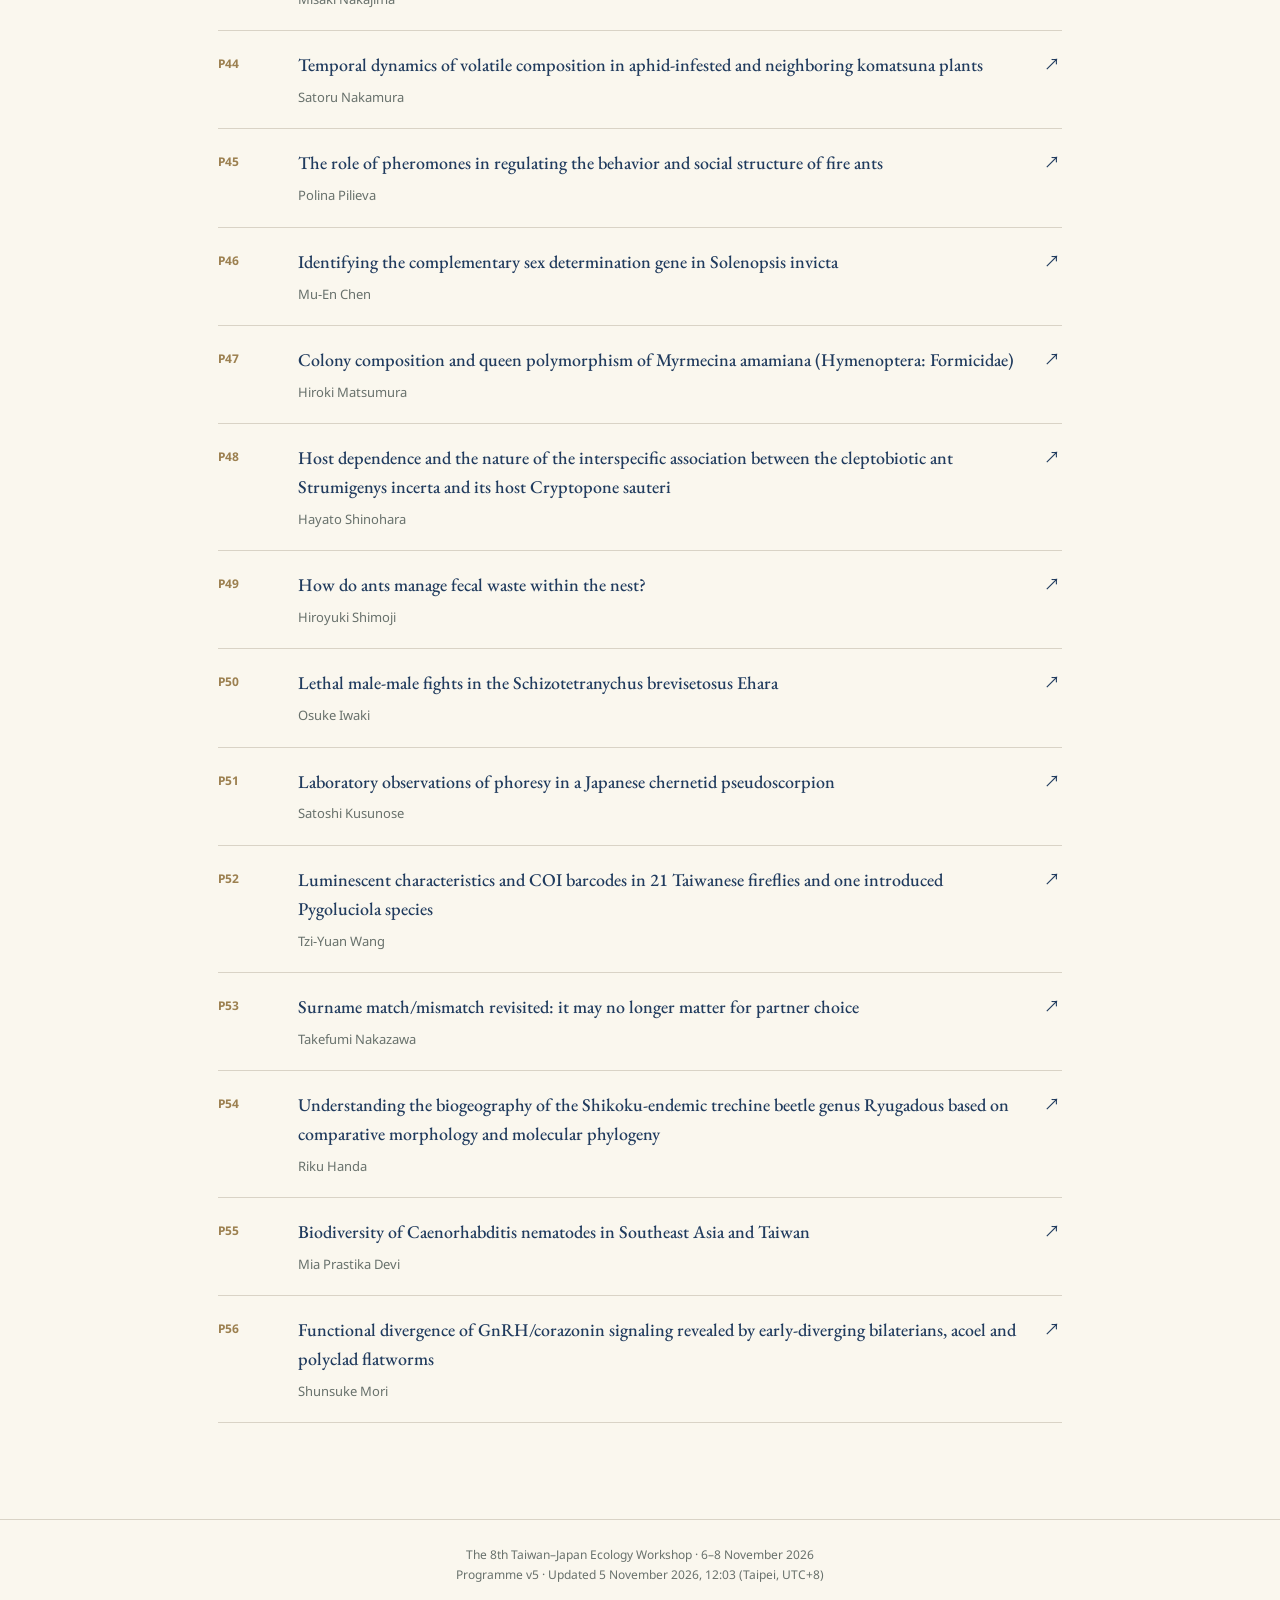
<file: taiwan-japan-ecology-workshop-abstracts.html>
<!doctype html><html lang="en"><head><meta charset="utf-8"><meta name="viewport" content="width=device-width,initial-scale=1"><title>Presentation abstracts · TJEW 2026</title><meta name="description" content="Read presentation abstracts for the 8th Taiwan–Japan Ecology Workshop, 6–8 November 2026."><link rel="icon" href="favicon.svg"><meta name="theme-color" content="#203b5e"><style>
:root{--ink:#203b5e;--text:#303b47;--muted:#68716c;--paper:#faf7ee;--line:#d9d3c6;--gold:#9c8050;--serif:"EB Garamond","Noto Sans TC","Noto Sans JP",serif;--sans:"Noto Sans","Noto Sans TC","Noto Sans JP",sans-serif}*{box-sizing:border-box}body{margin:0;background:var(--paper);color:var(--text);font:16px/1.65 var(--sans)}a{color:var(--ink);text-underline-offset:4px}a:hover{color:#876b3c}a:focus-visible{outline:3px solid var(--gold);outline-offset:5px}button{font:inherit}[hidden]{display:none!important}.topbar{position:sticky;top:0;z-index:10;border-bottom:1px solid var(--line);background:var(--paper)}.nav{max-width:1150px;padding:17px 28px;margin:auto;display:flex;align-items:center;justify-content:space-between;gap:20px}.brand{font:600 21px var(--serif);text-decoration:none;display:flex;align-items:center;gap:10px;white-space:nowrap}.brand img{width:28px;height:28px}.navlinks{display:flex;gap:25px;font-size:14px}.navlinks a{text-decoration:none}main{max-width:900px;margin:auto;padding:45px 28px 80px}.back{display:inline-block;text-decoration:none;font-size:14px;margin-bottom:35px}.eyebrow{text-transform:uppercase;letter-spacing:.18em;font-size:12px;color:var(--gold);font-weight:700;margin:0 0 17px}h1{font:500 clamp(26px,3.2vw,39px)/1.4 var(--serif);color:var(--ink);margin:0 0 25px;overflow-wrap:anywhere}.authors{font-size:17px;line-height:1.8;color:var(--ink)}.authors p{margin:0 0 8px}.presenter{font-size:14px;line-height:1.8;margin:24px 0 0}.presenter span:first-child{font-size:11px;text-transform:uppercase;letter-spacing:.11em;margin-right:8px;color:var(--muted)}.affiliation{color:var(--muted)}.context{font-size:13px;color:var(--muted);border-top:1px solid var(--line);padding-top:20px;margin:25px 0 0}.abstract-text{padding:31px 0 35px;max-width:780px}.abstract-text h2{font:600 13px var(--sans);letter-spacing:.16em;text-transform:uppercase;color:var(--gold);margin:0 0 24px}.abstract-text p{font:400 18px/1.9 var(--serif);margin:0 0 22px;overflow-wrap:anywhere}.card-footer{display:flex;justify-content:space-between;gap:20px;border-top:1px solid var(--line);padding:23px 0;font-size:14px}.card-footer a{text-decoration:none}.abstract-card{scroll-margin-top:100px}.abstract-card+.abstract-card{margin-top:70px;padding-top:45px;border-top:1px solid var(--line)}.selected .abstract-card{margin-top:0;padding-top:0;border:0}.intro{margin:15px 0 50px}.intro h1{margin-bottom:18px}.intro>p:last-child{color:var(--muted);max-width:650px}.index-group{margin-top:42px}.index-group h2{font:500 27px var(--serif);color:var(--ink);padding-bottom:18px;border-bottom:2px solid var(--ink)}.index-group ul{list-style:none;padding:0}.index-group li{border-bottom:1px solid var(--line)}.index-group li>a{display:grid;grid-template-columns:65px 1fr 18px;gap:15px;padding:20px 0;text-decoration:none}.index-code{font-size:12px;font-weight:700;color:var(--gold);padding-top:3px}.index-group strong{font:500 18px/1.6 var(--serif)}.index-group small{display:block;color:var(--muted);margin-top:7px;font-size:13px}.site-footer{border-top:1px solid var(--line);padding:25px 28px;text-align:center;font-size:12px;color:var(--muted)}.skip{position:absolute;left:-9999px}.skip:focus{left:15px;top:10px;background:white;padding:12px;z-index:10}@media(max-width:600px){.nav{padding:15px 20px}.brand{font-size:17px}.brand img{width:25px;height:25px}.navlinks{gap:15px;font-size:12px}.navlinks .home{display:none}main{padding:30px 23px 55px}.back{margin-bottom:28px}h1{font-size:27px}.authors{font-size:16px}.abstract-text p{font-size:17px;line-height:1.85}.context{line-height:1.9}.index-group li>a{grid-template-columns:47px 1fr 15px;gap:8px}.index-group strong{font-size:16px}.card-footer{font-size:13px;gap:15px}}@media print{.topbar,.back,.card-footer,.site-footer,.abstract-index{display:none!important}main{max-width:none;padding:0}.abstract-text p{font-size:12pt}h1{font-size:22pt}body{background:white}.abstract-card{break-after:page}}
</style><link rel="stylesheet" href="app/typography.css?v=20261103"></head><body><a class="skip" href="#main">Skip to abstract</a><header class="topbar"><nav class="nav" aria-label="Main navigation"><a class="brand" href="index.html"><img src="favicon.svg" alt="">TJEW 2026</a><div class="navlinks"><a class="home" href="index.html">Workshop home</a><a href="taiwan-japan-ecology-workshop-program.html">Programme</a><a href="#">All abstracts</a></div></nav></header><main id="main"><div class="abstract-index"><header class="intro"><p class="eyebrow">Taiwan · Japan · Ecology</p><h1>Presentation abstracts</h1><p>Explore the research behind the programme.<br>6–8 November 2026 · Academia Sinica, Taipei</p></header><section class="index-group"><h2>Plenary lecture</h2><ul><li><a href="#abstract-Closing"><span class="index-code">Closing</span><span><strong>When the ocean gets too warm: lessons from ancient fish communities</strong><small>Chien-Hsiang Lin 林千翔</small></span><span aria-hidden="true">↗</span></a></li></ul></section><section class="index-group"><h2>Contributed talks</h2><ul><li><a href="#abstract-C1-1"><span class="index-code">C1-01</span><span><strong>Climatic warming drives directional changes in fish population dynamics across the Atlantic Ocean</strong><small>Mu-Hsiang Wang</small></span><span aria-hidden="true">↗</span></a></li><li><a href="#abstract-C1-2"><span class="index-code">C1-02</span><span><strong>Bridging invasion ecology and climate tracking: biotic interactions modulate early establishment success</strong><small>Namfon Booncharoen</small></span><span aria-hidden="true">↗</span></a></li><li><a href="#abstract-C1-3"><span class="index-code">C1-03</span><span><strong>Plasticity within and across generations: diversity of larval feeding morphology in the two Papilio butterflies</strong><small>Gakuto Nihei</small></span><span aria-hidden="true">↗</span></a></li><li><a href="#abstract-C2-1"><span class="index-code">C2-01</span><span><strong>Cold tolerance in two tropical gecko species at their northern range limit in the Ryukyu Archipelago: implications for Bogert’s effect in Gehyra mutilata</strong><small>Shan-Dar Tao</small></span><span aria-hidden="true">↗</span></a></li><li><a href="#abstract-C2-2"><span class="index-code">C2-02</span><span><strong>2500 years of fossil chironomid assemblages reflect non-recoverable ecosystem change of a high mountain lake in Taiwan under historical forest harvesting and global climatic change</strong><small>Rita S.W. Yam</small></span><span aria-hidden="true">↗</span></a></li><li><a href="#abstract-C2-3"><span class="index-code">C2-03</span><span><strong>Divergent fates after parallel historical isolation: habitat area predicts demographic resilience in Japan’s national butterfly across replicated continent-island systems</strong><small>Zong-Yu Shen</small></span><span aria-hidden="true">↗</span></a></li><li><a href="#abstract-C3-1"><span class="index-code">C3-01</span><span><strong>The expansion of community level niche breadth in response to long term nutrient stress enhances ecosystem multifunctionality</strong><small>Wan-Hsuan Cheng</small></span><span aria-hidden="true">↗</span></a></li><li><a href="#abstract-C3-2"><span class="index-code">C3-02</span><span><strong>Fish migratory strategies drive contrasting life-history and demographic responses to environmental gradients</strong><small>Huiyu Wang</small></span><span aria-hidden="true">↗</span></a></li><li><a href="#abstract-C3-3"><span class="index-code">C3-03</span><span><strong>Long-term variation in trait allometry across a population bottleneck and ecosystem change in a freshwater goby</strong><small>Sing-Pei Yu</small></span><span aria-hidden="true">↗</span></a></li><li><a href="#abstract-C3-4"><span class="index-code">C3-04</span><span><strong>Effect of nutrient supply and prey composition on plankton stoichiometry and trophic structure in marine food webs</strong><small>Pei-Chi Ho</small></span><span aria-hidden="true">↗</span></a></li><li><a href="#abstract-C3-5"><span class="index-code">C3-05</span><span><strong>Light regime and the growth–grazing balance of pico- and nanoplankton over the Taiwan Bank</strong><small>Wei-Ting Chen</small></span><span aria-hidden="true">↗</span></a></li><li><a href="#abstract-C3-6"><span class="index-code">C3-06</span><span><strong>Modeling lipid-driven population dynamics of copepod Neocalanus plumchrus in the subarctic Pacific</strong><small>Yu-An Chen</small></span><span aria-hidden="true">↗</span></a></li><li><a href="#abstract-C3-7"><span class="index-code">C3-07</span><span><strong>Influence of habitat morphology on coral recruit distribution</strong><small>Guan-Yan Chen</small></span><span aria-hidden="true">↗</span></a></li><li><a href="#abstract-C3-8"><span class="index-code">C3-08</span><span><strong>Taxon- and size-specific variation in coral growth between tropical and subtropical-temperate reefs of the western Pacific</strong><small>Yu Ting Lin</small></span><span aria-hidden="true">↗</span></a></li><li><a href="#abstract-C4-1"><span class="index-code">C4-01</span><span><strong>Spatial facilitation as biotic response to chronic wind stress in cloud forest communities</strong><small>Juchieh Wu</small></span><span aria-hidden="true">↗</span></a></li><li><a href="#abstract-C4-2"><span class="index-code">C4-02</span><span><strong>Fog frequency promotes functional trait diversity in montane cloud forests of northern Taiwan</strong><small>Yan-Han Wu</small></span><span aria-hidden="true">↗</span></a></li><li><a href="#abstract-C4-3"><span class="index-code">C4-03</span><span><strong>Dispersal modulates the effects of kin recognition on biodiversity</strong><small>Bo-Moon Kim</small></span><span aria-hidden="true">↗</span></a></li><li><a href="#abstract-C4-4"><span class="index-code">C4-04</span><span><strong>Decomposing symbiotic trait variation: dependence on host evolution</strong><small>Chang-Yu Chang</small></span><span aria-hidden="true">↗</span></a></li><li><a href="#abstract-C4-5"><span class="index-code">C4-05</span><span><strong>Harnessing the &quot;Earth’s breath&quot;: translating plant-microbiome negotiations in pine evolution</strong><small>Chao-Li Huang</small></span><span aria-hidden="true">↗</span></a></li><li><a href="#abstract-C4-6"><span class="index-code">C4-06</span><span><strong>Urbanised landscape and microhabitat differences can influence flowering phenology and synchrony in an annual herb</strong><small>Koki Katsuhara</small></span><span aria-hidden="true">↗</span></a></li><li><a href="#abstract-C4-7"><span class="index-code">C4-07</span><span><strong>University campuses as model systems for understanding species-specific responses of frogs to urban landscapes</strong><small>Chun-Wen Yang</small></span><span aria-hidden="true">↗</span></a></li><li><a href="#abstract-C4-8"><span class="index-code">C4-08</span><span><strong>Road mortality of snake across heterogeneous landscapes in subtropical Asia</strong><small>Man-Lin Lin</small></span><span aria-hidden="true">↗</span></a></li><li><a href="#abstract-C5-1"><span class="index-code">C5-01</span><span><strong>Frugivory set the stage: genomic and physiological changes underlying a sexually selected bird radiation</strong><small>Meng-Ching Ko</small></span><span aria-hidden="true">↗</span></a></li><li><a href="#abstract-C5-2"><span class="index-code">C5-02</span><span><strong>Do hosts and parasites share the same history? Comparative phylogeography of a scops owl and its bird-parasitic fly across Japan and Taiwan</strong><small>Mari Esashi</small></span><span aria-hidden="true">↗</span></a></li><li><a href="#abstract-C5-3"><span class="index-code">C5-03</span><span><strong>Repeated introductions and asymmetric reproductive interference threaten native freshwater fishes in Taiwan</strong><small>Jui-Hung Tai</small></span><span aria-hidden="true">↗</span></a></li><li><a href="#abstract-C5-4"><span class="index-code">C5-04</span><span><strong>The evolution of conditional cooperation: divergent response rules in two burying beetle populations</strong><small>Shih-Fan Chan</small></span><span aria-hidden="true">↗</span></a></li><li><a href="#abstract-C5-5"><span class="index-code">C5-05</span><span><strong>Social information outweighs resource quality in roost-site selection by disk-winged bats</strong><small>Chen-Ying Kuo</small></span><span aria-hidden="true">↗</span></a></li><li><a href="#abstract-C5-6"><span class="index-code">C5-06</span><span><strong>Does stress change their handedness? Behavioral lateralization in the northern snake-necked turtle</strong><small>Hung-Chia Chang</small></span><span aria-hidden="true">↗</span></a></li></ul></section><section class="index-group"><h2>Symposium talks</h2><ul><li><a href="#abstract-S1-2"><span class="index-code">S1-01</span><span><strong>A zombie parasitism: how a parasitic barnacle takes over its hosts?</strong><small>Chi-Ying Lee</small></span><span aria-hidden="true">↗</span></a></li><li><a href="#abstract-S1-3"><span class="index-code">S1-02</span><span><strong>Phenotypic similarities between parasitized mantids and male-specific wing dimorphism: juvenile hormone as a possible shared regulatory mechanism</strong><small>Ming-Chung Chiu</small></span><span aria-hidden="true">↗</span></a></li><li><a href="#abstract-S1-4"><span class="index-code">S1-03</span><span><strong>Natural history and comparative phylogeography of horsehair worms, parasites cycling between aquatic and terrestrial hosts</strong><small>Shotaro Tani</small></span><span aria-hidden="true">↗</span></a></li><li><a href="#abstract-S1-5"><span class="index-code">S1-04</span><span><strong>Sex-specific reproductive strategies in the rhizocephalan</strong><small>Asami Kajimoto</small></span><span aria-hidden="true">↗</span></a></li><li><a href="#abstract-S1-6"><span class="index-code">S1-05</span><span><strong>A unique mechanism of male-killing induced by symbiotic viruses</strong><small>Takumi Takamatsu</small></span><span aria-hidden="true">↗</span></a></li><li><a href="#abstract-S1-7"><span class="index-code">S1-06</span><span><strong>Entomopathogen-related fungal symbionts on female hindleg of dinidorid stinkbugs</strong><small>Takanori Nishino</small></span><span aria-hidden="true">↗</span></a></li><li><a href="#abstract-S1-8"><span class="index-code">S1-07</span><span><strong>A slightly more complicated model for pattern of parasitism in nature</strong><small>Hsuan-Wien Chen</small></span><span aria-hidden="true">↗</span></a></li><li><a href="#abstract-S2-3"><span class="index-code">S2-01</span><span><strong>Resource access in spatially structured nests: queen-associated areas enhance provisioning by workers to a termite-associated rove beetle</strong><small>Tomohiro Nakazono</small></span><span aria-hidden="true">↗</span></a></li><li><a href="#abstract-S2-5"><span class="index-code">S2-02</span><span><strong>Elevational shifts in intraspecific body size and mandibular morphology of termites</strong><small>Chia-Chien Wu</small></span><span aria-hidden="true">↗</span></a></li><li><a href="#abstract-S2-6"><span class="index-code">S2-03</span><span><strong>The hunting behavior spectrum of the tiny trap-jaw ant Strumigenys: wandering to ambush</strong><small>Riou Mizuno</small></span><span aria-hidden="true">↗</span></a></li><li><a href="#abstract-S2-2"><span class="index-code">S2-04</span><span><strong>Exploring the physiological mechanisms underlying sublethal imidacloprid-induced early foraging behavior in honey bee workers</strong><small>Wan-Yi Chen</small></span><span aria-hidden="true">↗</span></a></li><li><a href="#abstract-S2-1"><span class="index-code">S2-05</span><span><strong>What we know so far about the invasive yellow crazy ant, Anoplolepis gracilipes (Hymenoptera: Formicidae): from trophic egg production to management</strong><small>Ching-Chen Lee</small></span><span aria-hidden="true">↗</span></a></li><li><a href="#abstract-S3-7"><span class="index-code">S3-04</span><span><strong>How does news of herbivore attack travel through a field of plants?</strong><small>Po-An Lin</small></span><span aria-hidden="true">↗</span></a></li><li><a href="#abstract-S3-9"><span class="index-code">S3-06</span><span><strong>Contrasting biogeographic histories of montane plant lineages in Taiwan and the Japanese Archipelago</strong><small>Chih-Chieh Yu</small></span><span aria-hidden="true">↗</span></a></li><li><a href="#abstract-S4-6"><span class="index-code">S4-01</span><span><strong>Convergent evolution of animal photosymbiosis through co-option of an ancestral endodermal program revealed in acoels</strong><small>Tosuke Sakagami</small></span><span aria-hidden="true">↗</span></a></li><li><a href="#abstract-S4-4"><span class="index-code">S4-02</span><span><strong>Genomic insights into the mechanisms and evolution of extracellular photosymbiosis in giant clams</strong><small>Taiga Uchida</small></span><span aria-hidden="true">↗</span></a></li><li><a href="#abstract-S4-5"><span class="index-code">S4-03</span><span><strong>Host lipid remodeling and fatty-acid carbon transfer in the Paramecium bursaria–Chlorella photosymbiosis</strong><small>Kamal Md Mostafa</small></span><span aria-hidden="true">↗</span></a></li><li><a href="#abstract-S4-3"><span class="index-code">S4-04</span><span><strong>Plasticity of biological rhythms underlying the colonization of tidal environments in a freshwater snail</strong><small>Takumi Yokomizo</small></span><span aria-hidden="true">↗</span></a></li><li><a href="#abstract-S4-2"><span class="index-code">S4-05</span><span><strong>Morphological adaptation of the filter screen in Daphnia under low-nutrient conditions</strong><small>Takamasa Yoneyama</small></span><span aria-hidden="true">↗</span></a></li><li><a href="#abstract-S4-1"><span class="index-code">S4-06</span><span><strong>Ecological significance and molecular basis of variation in diapause strategies in natural Daphnia populations</strong><small>Natsumi Maruoka</small></span><span aria-hidden="true">↗</span></a></li><li><a href="#abstract-S5-2"><span class="index-code">S5-02</span><span><strong>Interactions between understory cover and the negative dependence of conspecific density on tree seedling dynamics: the roles of shade tolerance and mycorrhizal type</strong><small>Lily Cheng Clavel 鄭俐俐</small></span><span aria-hidden="true">↗</span></a></li></ul></section><section class="index-group"><h2>Poster presentations</h2><ul><li><a href="#abstract-P01"><span class="index-code">P01</span><span><strong>Stoichiometric imbalance affects competitive superiority in marine herbivorous zooplankton communities</strong><small>Wei Chen</small></span><span aria-hidden="true">↗</span></a></li><li><a href="#abstract-P02"><span class="index-code">P02</span><span><strong>Trophic strategies of nanoplankton across environmental gradients</strong><small>Pin-Yi Chen</small></span><span aria-hidden="true">↗</span></a></li><li><a href="#abstract-P03"><span class="index-code">P03</span><span><strong>Coupling the dilution method and stable isotope analysis to investigate trophic structure and energy flow in planktonic food webs</strong><small>Shi-Rong Su</small></span><span aria-hidden="true">↗</span></a></li><li><a href="#abstract-P04"><span class="index-code">P04</span><span><strong>Comparing the effects of viral lysis and nanoflagellate grazing on DOC quantity and bioavailability</strong><small>Yen-Po Wang</small></span><span aria-hidden="true">↗</span></a></li><li><a href="#abstract-P05"><span class="index-code">P05</span><span><strong>Seasonal comparison of predation rate and viral lysis rate</strong><small>Mao-Che Huang</small></span><span aria-hidden="true">↗</span></a></li><li><a href="#abstract-P06"><span class="index-code">P06</span><span><strong>High-frequency Lagrangian sampling reveals a delayed population response of marine group II archaea to environmental perturbation</strong><small>Yun-Hsin Lee</small></span><span aria-hidden="true">↗</span></a></li><li><a href="#abstract-P07"><span class="index-code">P07</span><span><strong>High-frequency assessment of microbial plankton regulation and disturbance responses in an oyster-farming lagoon</strong><small>Yi-Ru Hsieh</small></span><span aria-hidden="true">↗</span></a></li><li><a href="#abstract-P08"><span class="index-code">P08</span><span><strong>Seasonal pattern in the size-trophic position relationship of a subtropical reservoir plankton community</strong><small>Estefania Lourdres Anak Sima</small></span><span aria-hidden="true">↗</span></a></li><li><a href="#abstract-P09"><span class="index-code">P09</span><span><strong>Influence of terrestrial inputs on the community respiration rate of FeiTsui Reservoir</strong><small>Hsin-Hsin Hsiao</small></span><span aria-hidden="true">↗</span></a></li><li><a href="#abstract-P10"><span class="index-code">P10</span><span><strong>Causal effects of population dynamics, prey, environment, and fishing on fish population spatial variability in the North Sea</strong><small>Fan-Syuan Lai</small></span><span aria-hidden="true">↗</span></a></li><li><a href="#abstract-P11"><span class="index-code">P11</span><span><strong>Environmental change effects on community assembly of North Sea fishes: insights from functional and phylogenetic community structure</strong><small>You-Ci Fan</small></span><span aria-hidden="true">↗</span></a></li><li><a href="#abstract-P12"><span class="index-code">P12</span><span><strong>Larger juveniles under fluctuating temperatures due to prolonged larval duration: intertidal fish as a case study</strong><small>Chun Fei Cheung</small></span><span aria-hidden="true">↗</span></a></li><li><a href="#abstract-P13"><span class="index-code">P13</span><span><strong>Benthic habitat mapping via foundation model representation using a multi-modal snorkeling survey</strong><small>Shan-En Chen</small></span><span aria-hidden="true">↗</span></a></li><li><a href="#abstract-P14"><span class="index-code">P14</span><span><strong>From moonlight to spawning: regulation of GVBD in Galaxea fascicularis</strong><small>Ee Suan Tan</small></span><span aria-hidden="true">↗</span></a></li><li><a href="#abstract-P15"><span class="index-code">P15</span><span><strong>Sunset manipulation suggests that sunset cues and an endogenous clock both contribute to reproductive timing in Dipsastraea speciosa</strong><small>Fong-Huei Lin</small></span><span aria-hidden="true">↗</span></a></li><li><a href="#abstract-P16"><span class="index-code">P16</span><span><strong>Bleaching as an opportunity for corals to establish new algal partnerships</strong><small>Hidemi Shimbo</small></span><span aria-hidden="true">↗</span></a></li><li><a href="#abstract-P17"><span class="index-code">P17</span><span><strong>Morphological changes induced by parasitic crustaceans in decapod crustacean hosts</strong><small>Kenji Toyota</small></span><span aria-hidden="true">↗</span></a></li><li><a href="#abstract-P18"><span class="index-code">P18</span><span><strong>Parasite spillover and spillback between invasive African sacred ibises and native herons in Taiwan</strong><small>Hsuan-Wien Chen</small></span><span aria-hidden="true">↗</span></a></li><li><a href="#abstract-P19"><span class="index-code">P19</span><span><strong>Unraveling time-varying environmental effects on mosquito population dynamics in Tainan, Taiwan</strong><small>Yun-Wei Chou</small></span><span aria-hidden="true">↗</span></a></li><li><a href="#abstract-P20"><span class="index-code">P20</span><span><strong>Predicting nonlinear dynamics of mosquito populations in Tainan with environmental data</strong><small>Hsin-Huan Chuang</small></span><span aria-hidden="true">↗</span></a></li><li><a href="#abstract-P21"><span class="index-code">P21</span><span><strong>Indirect effects of deforestation and elevation shape abundance of Aedes albopictus through temperature, water turbidity, and invertebrate natural enemies</strong><small>Jhen Liu</small></span><span aria-hidden="true">↗</span></a></li><li><a href="#abstract-P22"><span class="index-code">P22</span><span><strong>Human-dominated landscapes support high diversity of wintering birds</strong><small>Jo-Hsun Chiu</small></span><span aria-hidden="true">↗</span></a></li><li><a href="#abstract-P23"><span class="index-code">P23</span><span><strong>Temporal partitioning and co-existence strategies of medium-to-large mammals across natural and plantation forests</strong><small>Yu-Zhi Zhang</small></span><span aria-hidden="true">↗</span></a></li><li><a href="#abstract-P24"><span class="index-code">P24</span><span><strong>Comparison of population structure and morphology of the yellow pond turtle (Mauremys mutica) between urban farmland and a forest aquatic pond</strong><small>Wei-Chien Tsai</small></span><span aria-hidden="true">↗</span></a></li><li><a href="#abstract-P25"><span class="index-code">P25</span><span><strong>Improving bearing angle estimation of sika deer (Cervus nippon taiouanus) vocalizations in complex soundscapes</strong><small>Sheng-Hung Lin</small></span><span aria-hidden="true">↗</span></a></li><li><a href="#abstract-P26"><span class="index-code">P26</span><span><strong>Aligning remote sensing and field survey in watershed health assessment: a case study in central Taiwan</strong><small>Chuan-Kai Hsieh</small></span><span aria-hidden="true">↗</span></a></li><li><a href="#abstract-P27"><span class="index-code">P27</span><span><strong>Container size, behavioral responses, and welfare of corn snakes (Pantherophis guttatus) under transport-related conditions</strong><small>Po-Wei Huang</small></span><span aria-hidden="true">↗</span></a></li><li><a href="#abstract-P28"><span class="index-code">P28</span><span><strong>Camouflage strategies in moss and lichen morphs of Trachyzulpha formosana (Orthoptera: Tettigoniidae)</strong><small>Janus Olajuan Boediman</small></span><span aria-hidden="true">↗</span></a></li><li><a href="#abstract-P29"><span class="index-code">P29</span><span><strong>The utility of nestedness structure for predicting species richness</strong><small>Jing-Lun Huang</small></span><span aria-hidden="true">↗</span></a></li><li><a href="#abstract-P30"><span class="index-code">P30</span><span><strong>A study on the choice of response variables in diversity research</strong><small>Song-Yang Tu</small></span><span aria-hidden="true">↗</span></a></li><li><a href="#abstract-P31"><span class="index-code">P31</span><span><strong>How rapid evolution of mutualism affects the coexistence of competing species</strong><small>Cong Zhou</small></span><span aria-hidden="true">↗</span></a></li><li><a href="#abstract-P32"><span class="index-code">P32</span><span><strong>How to conduct invasion analysis for structured populations? Analytical insights and numerical recipes</strong><small>Hsiang-Chih Lo</small></span><span aria-hidden="true">↗</span></a></li><li><a href="#abstract-P33"><span class="index-code">P33</span><span><strong>A pollinator crisis can decrease plant abundance despite pollinators being herbivores at the larval stage</strong><small>Yi-De Lee</small></span><span aria-hidden="true">↗</span></a></li><li><a href="#abstract-P34"><span class="index-code">P34</span><span><strong>Mesopredator release from carcass provisioning apex predators</strong><small>Gaku Takimoto</small></span><span aria-hidden="true">↗</span></a></li><li><a href="#abstract-P35"><span class="index-code">P35</span><span><strong>Toward the theory of death-feigning</strong><small>Aoi Sato</small></span><span aria-hidden="true">↗</span></a></li><li><a href="#abstract-P36"><span class="index-code">P36</span><span><strong>Eco-evolutionary consequence of Batesian mimicry: imperfect mimicry &amp; dimorphisms</strong><small>Haruto Tomizuka</small></span><span aria-hidden="true">↗</span></a></li><li><a href="#abstract-P37"><span class="index-code">P37</span><span><strong>Ontogenetic shifts in plant conditioning drive species coexistence through plant-soil feedback</strong><small>Jia-Zhen Liu</small></span><span aria-hidden="true">↗</span></a></li><li><a href="#abstract-P38"><span class="index-code">P38</span><span><strong>Gene flow vs. environmental filtering: genomic drivers of Bradyrhizobium population structure in the native legume Grona</strong><small>Tzu-Hsin Ku</small></span><span aria-hidden="true">↗</span></a></li><li><a href="#abstract-P39"><span class="index-code">P39</span><span><strong>Bird’s nest fern (Asplenium nidus) as a model system for studying soil microarthropod community succession</strong><small>I-Chih Sha</small></span><span aria-hidden="true">↗</span></a></li><li><a href="#abstract-P40"><span class="index-code">P40</span><span><strong>Changes in bryophyte community composition and functional traits along a fog frequency gradient in Taiwan</strong><small>Ching-Ning Yeh</small></span><span aria-hidden="true">↗</span></a></li><li><a href="#abstract-P41"><span class="index-code">P41</span><span><strong>Does moso bamboo expansion alter evapotranspiration? A model-based comparison with conifer plantations</strong><small>Tomonori Kume</small></span><span aria-hidden="true">↗</span></a></li><li><a href="#abstract-P42"><span class="index-code">P42</span><span><strong>Diversity of floral traits and fruit morphology in Cucurbitaceae plants distributed throughout the Japanese Archipelago</strong><small>Miyu Kusunoki</small></span><span aria-hidden="true">↗</span></a></li><li><a href="#abstract-P43"><span class="index-code">P43</span><span><strong>Comparison of non-destructive environmental DNA sampling methods for analyzing biological communities on woody plants</strong><small>Misaki Nakajima</small></span><span aria-hidden="true">↗</span></a></li><li><a href="#abstract-P44"><span class="index-code">P44</span><span><strong>Temporal dynamics of volatile composition in aphid-infested and neighboring komatsuna plants</strong><small>Satoru Nakamura</small></span><span aria-hidden="true">↗</span></a></li><li><a href="#abstract-P45"><span class="index-code">P45</span><span><strong>The role of pheromones in regulating the behavior and social structure of fire ants</strong><small>Polina Pilieva</small></span><span aria-hidden="true">↗</span></a></li><li><a href="#abstract-P46"><span class="index-code">P46</span><span><strong>Identifying the complementary sex determination gene in Solenopsis invicta</strong><small>Mu-En Chen</small></span><span aria-hidden="true">↗</span></a></li><li><a href="#abstract-P47"><span class="index-code">P47</span><span><strong>Colony composition and queen polymorphism of Myrmecina amamiana (Hymenoptera: Formicidae)</strong><small>Hiroki Matsumura</small></span><span aria-hidden="true">↗</span></a></li><li><a href="#abstract-P48"><span class="index-code">P48</span><span><strong>Host dependence and the nature of the interspecific association between the cleptobiotic ant Strumigenys incerta and its host Cryptopone sauteri</strong><small>Hayato Shinohara</small></span><span aria-hidden="true">↗</span></a></li><li><a href="#abstract-P49"><span class="index-code">P49</span><span><strong>How do ants manage fecal waste within the nest?</strong><small>Hiroyuki Shimoji</small></span><span aria-hidden="true">↗</span></a></li><li><a href="#abstract-P50"><span class="index-code">P50</span><span><strong>Lethal male-male fights in the Schizotetranychus brevisetosus Ehara</strong><small>Osuke Iwaki</small></span><span aria-hidden="true">↗</span></a></li><li><a href="#abstract-P51"><span class="index-code">P51</span><span><strong>Laboratory observations of phoresy in a Japanese chernetid pseudoscorpion</strong><small>Satoshi Kusunose</small></span><span aria-hidden="true">↗</span></a></li><li><a href="#abstract-P52"><span class="index-code">P52</span><span><strong>Luminescent characteristics and COI barcodes in 21 Taiwanese fireflies and one introduced Pygoluciola species</strong><small>Tzi-Yuan Wang</small></span><span aria-hidden="true">↗</span></a></li><li><a href="#abstract-P53"><span class="index-code">P53</span><span><strong>Surname match/mismatch revisited: it may no longer matter for partner choice</strong><small>Takefumi Nakazawa</small></span><span aria-hidden="true">↗</span></a></li><li><a href="#abstract-P54"><span class="index-code">P54</span><span><strong>Understanding the biogeography of the Shikoku-endemic trechine beetle genus Ryugadous based on comparative morphology and molecular phylogeny</strong><small>Riku Handa</small></span><span aria-hidden="true">↗</span></a></li><li><a href="#abstract-P55"><span class="index-code">P55</span><span><strong>Biodiversity of Caenorhabditis nematodes in Southeast Asia and Taiwan</strong><small>Mia Prastika Devi</small></span><span aria-hidden="true">↗</span></a></li><li><a href="#abstract-P56"><span class="index-code">P56</span><span><strong>Functional divergence of GnRH/corazonin signaling revealed by early-diverging bilaterians, acoel and polyclad flatworms</strong><small>Shunsuke Mori</small></span><span aria-hidden="true">↗</span></a></li></ul></section></div><article class="abstract-card" id="abstract-C1-1" aria-labelledby="title-C1-1">
<a class="back" href="taiwan-japan-ecology-workshop-program.html#C1-01">← Back to this presentation</a>
<header class="abstract-heading"><p class="eyebrow">Contributed talk · C1-01</p>
<h1 id="title-C1-1">Climatic warming drives directional changes in fish population dynamics across the Atlantic Ocean</h1><div class="authors"><p>Mu-Hsiang Wang*, Ruo-Yu Pan, Yun-Wei Chou, Chih-hao Hsieh, Chun-Wei Chang</p></div>
<p class="presenter"><span>Presenting author</span> Mu-Hsiang Wang<br><span class="affiliation">National Taiwan University</span></p>
<p class="context">6 November · 14:05–14:20 · C1 · B1C Auditorium</p></header>
<section class="abstract-text" aria-label="Abstract"><h2>Abstract</h2><p>Ocean warming alters marine population dynamics, yet species differ in their sensitivity to climatic change. We used empirical dynamic modeling (EDM) to quantify causal influences of sea surface temperature (SST) on fish biomass across multiple Atlantic fisheries surveys. Overall, SST causal strength was positively associated with the magnitude of biomass trends, and this relationship strengthened with increasing regional SST trends, indicating widespread coupling between ocean warming and fish population dynamics. Mixed-effects models showed that SST causal strength decreased with species’ thermal preference but increased with habitat depth range, suggesting stronger SST–biomass coupling in colder-water species and those with broader depth ranges. Among biomass-declining populations, 40.8% exhibited significant SST–biomass causal convergence, with cold-water species predominating. Further analysis revealed that species with lower thermal preferences, lower latitudes, and western Atlantic distributions were more likely to experience both biomass declines and significant SST causal effects. Collectively, our results identify ecological and geographic characteristics associated with SST-linked fish biomass declines and provide a broad-scale framework for assessing the vulnerability of marine populations and fisheries to ocean warming.</p></section>
<footer class="card-footer"><a href="taiwan-japan-ecology-workshop-program.html#C1-01">← Return to programme</a><a href="#">All abstracts ↗</a></footer></article><article class="abstract-card" id="abstract-C1-2" aria-labelledby="title-C1-2">
<a class="back" href="taiwan-japan-ecology-workshop-program.html#C1-02">← Back to this presentation</a>
<header class="abstract-heading"><p class="eyebrow">Contributed talk · C1-02</p>
<h1 id="title-C1-2">Bridging invasion ecology and climate tracking: biotic interactions modulate early establishment success</h1><div class="authors"><p>Namfon Booncharoen*, I-Ching Chen, Yi-Wen Chen, Cheng-Hao Lin, Cascade J.B. Sorte, Marta A. Jarzyna, Yi-Hsiu Chen</p></div>
<p class="presenter"><span>Presenting author</span> Namfon Booncharoen<br><span class="affiliation">National Cheng Kung University</span></p>
<p class="context">6 November · 14:20–14:35 · C1 · B1C Auditorium</p></header>
<section class="abstract-text" aria-label="Abstract"><h2>Abstract</h2><p>Biotic interactions are recognized as key modulators of heterogeneous range shifts under climate change, yet their influence remains difficult to test across broad spatial scales. Building on invasion ecology, we developed a framework to evaluate how recipient community structure is associated with early occupancy gains within climatically suitable space. We tested predictions from the biotic resistance versus biotic acceptance hypotheses and Darwin&#x27;s naturalization versus preadaptation hypotheses. Using the Taiwan Breeding Bird Survey (&gt;300 sites; 136 species), we compared Absence-to-Presence (AP) sites, where focal species showed occupancy gain between 2020 and 2021, with Absence-to-Absence (AA) sites where focal species remained undetected despite climatic suitability; sites were paired within species and restricted to locations with plausible propagule access. Across 428 AP–AA pairs spanning 62 species, AP sites showed higher recipient community diversity, supporting biotic acceptance over biotic resistance. Focal species were functionally similar to resident assemblages at AP than AA sites, supporting Darwin&#x27;s preadaptation hypothesis; phylogenetic distinctiveness showed no effect. Morphology and climate-preference traits drove functional similarity; habitat and foraging traits differentiated more. By adapting invasion hypotheses to climate-related redistribution, our framework provides an empirically testable basis for incorporating recipient community context into predictions of species range dynamics under environmental change.</p></section>
<footer class="card-footer"><a href="taiwan-japan-ecology-workshop-program.html#C1-02">← Return to programme</a><a href="#">All abstracts ↗</a></footer></article><article class="abstract-card" id="abstract-C1-3" aria-labelledby="title-C1-3">
<a class="back" href="taiwan-japan-ecology-workshop-program.html#C1-03">← Back to this presentation</a>
<header class="abstract-heading"><p class="eyebrow">Contributed talk · C1-03</p>
<h1 id="title-C1-3">Plasticity within and across generations: diversity of larval feeding morphology in the two Papilio butterflies</h1><div class="authors"><p>Gakuto Nihei*, Suzuki Noriyuki</p></div>
<p class="presenter"><span>Presenting author</span> Gakuto Nihei<br><span class="affiliation">Mie University</span></p>
<p class="context">6 November · 14:35–14:50 · C1 · B1C Auditorium</p></header>
<section class="abstract-text" aria-label="Abstract"><h2>Abstract</h2><p>Plastic responses of offspring phenotypes are triggered by their own environments, such as inducible defense (within-generation plasticity), and by environments experienced by prior generations, such as seasonal polyphenism (across-generation plasticity). In phytophagous insects, these contrasting types of phenotypic plasticity should reflect spatio and temporal variations of microhabitat and host-plant quality. Here, we examined phenotypic plasticity of larval feeding traits within and across generations in two sympatric swallowtail butterflies, Papilio memnon and Papilio xuthus, which use the same species of host-plant but depend on different microenvironment. First, we experimentally measured the inducible responses of larval morphology and feeding performance to leaf toughness. Second, we surveyed seasonal variation in egg size and hatchling morphology. Papilio memnon larvae exhibited within-generation plasticity in their head size and mandibles in response to leaf toughness, while P. xuthus did not show such flexibility. In contrast, P. xuthus exhibited across-generation plasticity in egg size and larval morphology correlated to seasonal variation of leaf toughness, while P. memnon did not show significant seasonal variation. Our results suggest that these different types of plasticity in feeding traits are adaptive to spatio and temporal variations in host-plant quality for each species.</p></section>
<footer class="card-footer"><a href="taiwan-japan-ecology-workshop-program.html#C1-03">← Return to programme</a><a href="#">All abstracts ↗</a></footer></article><article class="abstract-card" id="abstract-C2-1" aria-labelledby="title-C2-1">
<a class="back" href="taiwan-japan-ecology-workshop-program.html#C2-01">← Back to this presentation</a>
<header class="abstract-heading"><p class="eyebrow">Contributed talk · C2-01</p>
<h1 id="title-C2-1">Cold tolerance in two tropical gecko species at their northern range limit in the Ryukyu Archipelago: implications for Bogert’s effect in Gehyra mutilata</h1><div class="authors"><p>Shan-Dar Tao*</p></div>
<p class="presenter"><span>Presenting author</span> Shan-Dar Tao<br><span class="affiliation">National Museum of Natural Science, Taiwan</span></p>
<p class="context">6 November · 14:05–14:20 · C2 · B1B Auditorium</p></header>
<section class="abstract-text" aria-label="Abstract"><h2>Abstract</h2><p>Cold stress limits tropical ectotherms&#x27; northward range expansion. We compared cold tolerance of two tropical gecko species at their northernmost range edge on Amamioshima Island, Japan. Gehyra mutilata colonized the island decades ago, and Hemidactylus frenatus arrived around 2000. We tested whether cold tolerance varies between the established northern population on Okinawa Island and the newer range on Amamioshima. Results showed differences between species. G. mutilata, highly human commensal, had a higher CTmin than H. frenatus. H. frenatus showed little geographic variation in CTmin, while G. mutilata showed none. These findings suggest differences in thermal physiology relate to human commensalism and thermoregulatory behavior, supporting their different invasion histories. The study also offers insights into Bogert&#x27;s effect on G. mutilata.</p></section>
<footer class="card-footer"><a href="taiwan-japan-ecology-workshop-program.html#C2-01">← Return to programme</a><a href="#">All abstracts ↗</a></footer></article><article class="abstract-card" id="abstract-C2-2" aria-labelledby="title-C2-2">
<a class="back" href="taiwan-japan-ecology-workshop-program.html#C2-02">← Back to this presentation</a>
<header class="abstract-heading"><p class="eyebrow">Contributed talk · C2-02</p>
<h1 id="title-C2-2">2500 years of fossil chironomid assemblages reflect non-recoverable ecosystem change of a high mountain lake in Taiwan under historical forest harvesting and global climatic change</h1><div class="authors"><p>Rita S.W. Yam*, Chen-Yu Lee, Tsai-Wen Lin, Pei-Ling Wang, Stefanie Kaboth-Bahr, André Bahr, Ludvig Löwemark</p></div>
<p class="presenter"><span>Presenting author</span> Rita S.W. Yam<br><span class="affiliation">Department of Bioenvironmental Systems Engineering, National Taiwan University</span></p>
<p class="context">6 November · 14:20–14:35 · C2 · B1B Auditorium</p></header>
<section class="abstract-text" aria-label="Abstract"><h2>Abstract</h2><p>High-mountain lakes are sensitive indicators of climate shifts and anthropogenic disturbances, yet paleolimnological records remain scarce on subtropical islands. We present a 2500-year high-resolution environmental reconstruction from Cuifeng Lake, Taiwan, using subfossil chironomid assemblages and sediment geochemistry (total nitrogen, TN; total organic carbon, TOC) to examine baseline climate, historical forestry, and exotic fish introductions. Prior to industrial interventions, gradual increases in TN and TOC reflected natural lake infilling. Between AD 65 and 386, increased chironomid density indicated a water-level transgression driven by a warm, humid climate. In the twentieth century, clear-cut logging (1915–1982) inflicted a severe hydrological shock, shifting the chironomid community and expanding filter-feeders from 22.4% to 33.4%. Post-AD 1989, introducing exotic benthivorous fishes triggered a severe multi-trophic regime shift. This biological invasion collapsed chironomid density and caused an unprecedented exponential upsurge in TN and TOC via metabolic excretion and substrate bioturbation. While chironomid communities showed ecological resilience to macro-climatic transitions, historical logging combined with modern biological invasions has locked this alpine system into a permanently altered, non-recoverable state, shifting modern conservation and restoration baselines.</p></section>
<footer class="card-footer"><a href="taiwan-japan-ecology-workshop-program.html#C2-02">← Return to programme</a><a href="#">All abstracts ↗</a></footer></article><article class="abstract-card" id="abstract-C2-3" aria-labelledby="title-C2-3">
<a class="back" href="taiwan-japan-ecology-workshop-program.html#C2-03">← Back to this presentation</a>
<header class="abstract-heading"><p class="eyebrow">Contributed talk · C2-03</p>
<h1 id="title-C2-3">Divergent fates after parallel historical isolation: habitat area predicts demographic resilience in Japan’s national butterfly across replicated continent-island systems</h1><div class="authors"><p>Zong-Yu Shen*, Jen-Pan Huang, Yu Okamura, Yu-Feng Hsu, Tzong-Han Lin, My-Hang Le, Shao-Ji Hu, Li-Wei Wu, Masaya Yago</p></div>
<p class="presenter"><span>Presenting author</span> Zong-Yu Shen<br><span class="affiliation">The University Museum, The University of Tokyo</span></p>
<p class="context">6 November · 14:35–14:50 · C2 · B1B Auditorium</p></header>
<section class="abstract-text" aria-label="Abstract"><h2>Abstract</h2><p>Island biogeography predicts that island area governs species richness, yet whether this relationship extends to population-level resilience within species remains poorly understood. Indeed, species-level extinction typically follows a longer process of population loss, making population resilience an urgent conservation target. Testing this requires a species spanning continental and island systems. Sasakia charonda, the national butterfly of Japan and an umbrella species of the Satoyama landscape, provides such a system, with four subspecies spanning continental East Asia, Japan, and Taiwan. Using range-wide sampling and the first chromosome-level reference genome, we integrated phylogenomics, demographic inference, and genotype-environment association to delimit five conservation units (CUs). Two island CUs sharing parallel founder-effect signatures show distinct demographic trajectories, with the larger, more latitudinally extensive island (Japan) maintaining more subpopulations and greater effective population size than the smaller one (Taiwan). A similar pattern appears on the continent, where a highland-restricted lineage with few subpopulations is vulnerable. Habitat area may thus shape demographic resilience through the number of subpopulations a landscape can sustain. The most vulnerable CUs also face the highest projected climate mismatch, compounding their risk. These findings suggest island biogeography principles may extend from species richness to within-species demographic resilience, informing actionable conservation strategies.</p></section>
<footer class="card-footer"><a href="taiwan-japan-ecology-workshop-program.html#C2-03">← Return to programme</a><a href="#">All abstracts ↗</a></footer></article><article class="abstract-card" id="abstract-S1-2" aria-labelledby="title-S1-2">
<a class="back" href="taiwan-japan-ecology-workshop-program.html#S1-01">← Back to this presentation</a>
<header class="abstract-heading"><p class="eyebrow">Symposium talk · S1-01</p>
<h1 id="title-S1-2">A zombie parasitism: how a parasitic barnacle takes over its hosts?</h1><div class="authors"><p>Hsiang-Yin Chen, Chih-Cheng Tsai, Xin-Ci Liang, Yun Chen, Hung-Chang Liu, Chien-Hsun Lee, Jean-Yves Toullec, Wen-San Huang, Benny K.K. Chan, Chi-Ying Lee*</p></div>
<p class="presenter"><span>Presenting author</span> Chi-Ying Lee<br><span class="affiliation">National Changhua University of Education</span></p>
<p class="context">6 November · 15:25–15:40 · S1 · B1C Auditorium</p></header>
<section class="abstract-text" aria-label="Abstract"><h2>Abstract</h2><p>Rhizocephalans are highly modified and specialized parasites of other crustaceans. Adult rhizocephalan consists of an external reproductive sac (the externa), which is still connected to an internal system of rootlets that ramifies throughout the interior of the host (the interna). These parasites exert control over the host in order to complete their life cycle. We studied the mechanism of host control using an association of the shore crab Metopograpsus thukuhar parasitized by Polyascus planus. First, control over host&#x27;s reproduction is sex-specific. For females, production of vitellogenin, is not affected, while ovarian maturation is arrested. As for males, production of vitellogenin is induced and testicular maturation hardly affected. Expression of androgenic gland hormone in parasitized males is significantly decreased. Second, the immunity of parasitized hosts is suppressed, with a higher number of hemolymph bacteria, a lower number of circulating hemocytes, and no significant immune responses to tissue-invading rootlets. Necrosis of circulating hemocytes is a key component of the parasite-induced immunosuppression. Finally, an ecdysteroid surge is required to drive the molt cycle, ovarian cycle and secretory cycle of the colleteric gland of sexually mature externa, which collectively influence the reproductive output of (number of larvae released from) the externa.</p></section>
<footer class="card-footer"><a href="taiwan-japan-ecology-workshop-program.html#S1-01">← Return to programme</a><a href="#">All abstracts ↗</a></footer></article><article class="abstract-card" id="abstract-S1-3" aria-labelledby="title-S1-3">
<a class="back" href="taiwan-japan-ecology-workshop-program.html#S1-02">← Back to this presentation</a>
<header class="abstract-heading"><p class="eyebrow">Symposium talk · S1-02</p>
<h1 id="title-S1-3">Phenotypic similarities between parasitized mantids and male-specific wing dimorphism: juvenile hormone as a possible shared regulatory mechanism</h1><div class="authors"><p>Ming-Chung Chiu, Zih-Ting Chang, Chieh-Ting Tsai, Cheng-Yu Shih</p></div>
<p class="presenter"><span>Presenting author</span> Ming-Chung Chiu<br><span class="affiliation">Department of Entomology, National Taiwan University</span></p>
<p class="context">6 November · 15:40–15:55 · S1 · B1C Auditorium</p></header>
<section class="abstract-text" aria-label="Abstract"><h2>Abstract</h2><p>Horsehair worms manipulate insect hosts to enter water, but their effects begin earlier. In Hierodula mantids, infection causes gonadal reduction and alters male wing shape and grooved basiconic antennal sensilla. Artificial infections show that these sex-dependent effects emerge during host sexual differentiation, suggesting interference with male differentiation rather than generalized developmental arrest or juvenilization. The uninfected mantid Amantis nawai provides a natural parallel. Taiwanese males are macropterous or micropterous, whereas females are exclusively micropterous. Macropterous males have more antennal sensilla than micropterous males, whose counts are intermediate between macropterous males and females. This pattern suggests partially shared, sex-dependent regulation. Juvenile hormone (JH) may link these traits. In A. nawai, wing-bud differences appear by the third instar, whereas differences in antennal sensilla appear only in adults. JH declines during the final instar, but micropterous males show a transient mid-instar increase. DZNep treatment during this window preliminarily increased wing length and sensilla number and induced wing-lifting. Although causality and DZNep specificity remain unconfirmed, these results support a two-stage model: early establishment of wing morphs followed by JH-sensitive terminal differentiation of wings and antennae. Natural variation may modify this system in A. nawai, while horsehair worms may disrupt the same developmental module in Hierodula.</p></section>
<footer class="card-footer"><a href="taiwan-japan-ecology-workshop-program.html#S1-02">← Return to programme</a><a href="#">All abstracts ↗</a></footer></article><article class="abstract-card" id="abstract-S1-4" aria-labelledby="title-S1-4">
<a class="back" href="taiwan-japan-ecology-workshop-program.html#S1-03">← Back to this presentation</a>
<header class="abstract-heading"><p class="eyebrow">Symposium talk · S1-03</p>
<h1 id="title-S1-4">Natural history and comparative phylogeography of horsehair worms, parasites cycling between aquatic and terrestrial hosts</h1><div class="authors"><p>Shotaro Tani*, Koichiro Kawai, Takuya Sato</p></div>
<p class="presenter"><span>Presenting author</span> Shotaro Tani<br><span class="affiliation">Center for Ecological Research, Kyoto University</span></p>
<p class="context">6 November · 15:55–16:10 · S1 · B1C Auditorium</p></header>
<section class="abstract-text" aria-label="Abstract"><h2>Abstract</h2><p>Hairworms (Nematomorpha) have a two-phase life cycle: larvae infect aquatic benthic invertebrates, which are then eaten by terrestrial insects in which the worms mature. Mature worms drive their hosts into water, a textbook case of the extended phenotype. However, fundamental information on host range and distribution remains scarce in Asia, including Japan.</p><p>Focusing on three Japanese species of the genus Chordodes, we compiled host lists from field surveys and conducted infection experiments on definitive hosts. The results indicated that host specificity is set not by the likelihood of encounter but by a physiological filter: whether larvae can establish and develop once ingested.</p><p>Furthermore, molecular phylogeographic analysis uncovered distinct patterns of geographic genetic structure for each species. Given that host dispersal drives gene flow in these parasites—which have limited mobility themselves—we had anticipated high levels of gene flow resulting from the combined dispersal capabilities of both aquatic and terrestrial hosts; however, the data actually revealed genetic divergence associated with specific mountain ranges.</p><p>In this talk I use host specificity as a lens for reading these patterns, and ask which of the two environments has shaped the distribution of these parasites.</p></section>
<footer class="card-footer"><a href="taiwan-japan-ecology-workshop-program.html#S1-03">← Return to programme</a><a href="#">All abstracts ↗</a></footer></article><article class="abstract-card" id="abstract-S1-5" aria-labelledby="title-S1-5">
<a class="back" href="taiwan-japan-ecology-workshop-program.html#S1-04">← Back to this presentation</a>
<header class="abstract-heading"><p class="eyebrow">Symposium talk · S1-04</p>
<h1 id="title-S1-5">Sex-specific reproductive strategies in the rhizocephalan</h1><div class="authors"><p>Asami Kajimoto*, Kenji Toyota</p></div>
<p class="presenter"><span>Presenting author</span> Asami Kajimoto<br><span class="affiliation">Hiroshima University</span></p>
<p class="context">6 November · 16:10–16:25 · S1 · B1C Auditorium</p></header>
<section class="abstract-text" aria-label="Abstract"><h2>Abstract</h2><p>Rhizocephalans (Thecostraca: Cirripedia) are parasitic barnacles that infect diverse decapod crustaceans, including hermit crabs, crabs, and shrimps. Peltogasterella gracilis, a parasite of pagurid hermit crabs, exhibits pronounced sexual dimorphism and sex-specific settlement. Female larvae settle on hermit crab hosts, whereas male larvae settle on immature females and subsequently develop into dwarf males. Here, we investigated how these sex-specific settlement patterns are associated with seasonal sex-ratio variation, sex-biased gene expression, and molecular responses during settlement.</p><p>Field surveys revealed seasonal variation in offspring sex ratio: male larvae were absent during summer but were produced from autumn to the following spring. This seasonal pattern was suggested to correspond to the availability of unparasitized hosts for female larvae and immature female parasite bodies for male larvae. Comparative transcriptomic analyses of male and female cyprids identified sex-biased genes potentially involved in sex-specific morphology and settlement. Additionally, comparison of gene expression responses to sex-specific settlement substrates revealed distinct molecular responses between male and female cyprids.</p><p>These results suggest that seasonal sex allocation and sex-specific molecular mechanisms of settlement are closely linked in P. gracilis, providing a basis for divergent reproductive strategies between male and female larvae.</p></section>
<footer class="card-footer"><a href="taiwan-japan-ecology-workshop-program.html#S1-04">← Return to programme</a><a href="#">All abstracts ↗</a></footer></article><article class="abstract-card" id="abstract-S1-6" aria-labelledby="title-S1-6">
<a class="back" href="taiwan-japan-ecology-workshop-program.html#S1-05">← Back to this presentation</a>
<header class="abstract-heading"><p class="eyebrow">Symposium talk · S1-05</p>
<h1 id="title-S1-6">A unique mechanism of male-killing induced by symbiotic viruses</h1><div class="authors"><p>Takumi TAKAMATSU*, Maki N. INOUE</p></div>
<p class="presenter"><span>Presenting author</span> Takumi Takamatsu<br><span class="affiliation">Center for Ecological Research, Kyoto University</span></p>
<p class="context">6 November · 16:25–16:40 · S1 · B1C Auditorium</p></header>
<section class="abstract-text" aria-label="Abstract"><h2>Abstract</h2><p>Maternally inherited female-biased sex ratios are found in many arthropods, and one cause is male-killing, in which males die selectively during embryonic or larval development, resulting in all-female broods. In insects, male-killing is mostly caused by bacteria such as Wolbachia, but some symbiotic viruses also induce it.</p><p>Homona magnanima (Lepidoptera: Tortricidae) is a major pest of tea plants in East Asia. Segmented double-stranded RNA viruses, Osugoroshi viruses 1–3 (OGV1–3; Partitiviridae), have been identified as the causative agents of male-killing in this species. Unlike bacterial male-killing, which typically occurs during embryogenesis, OGV-induced male death occurs at the larval stage: OGVs are transovarially transmitted and, in young male larvae, cause molting failure and degeneration of the midgut epithelium. Although 27 dsRNA segments—three encoding RNA-dependent RNA polymerases and 24 encoding proteins of unknown function—have been detected in infected hosts, the mechanism by which OGVs kill males remains unknown.</p><p>Here, we report the results of omics analyses and analyses of the endocrine system in OGV-infected male larvae, which suggest an endocrine disruption distinct from that involved in bacterial male-killing.</p></section>
<footer class="card-footer"><a href="taiwan-japan-ecology-workshop-program.html#S1-05">← Return to programme</a><a href="#">All abstracts ↗</a></footer></article><article class="abstract-card" id="abstract-S1-7" aria-labelledby="title-S1-7">
<a class="back" href="taiwan-japan-ecology-workshop-program.html#S1-06">← Back to this presentation</a>
<header class="abstract-heading"><p class="eyebrow">Symposium talk · S1-06</p>
<h1 id="title-S1-7">Entomopathogen-related fungal symbionts on female hindleg of dinidorid stinkbugs</h1><div class="authors"><p>Takanori Nishino*, Minoru Moriyama, Hiromi Mukai, Masahiko Tanahashi, Takema Fukatsu</p></div>
<p class="presenter"><span>Presenting author</span> Takanori Nishino<br><span class="affiliation">Kyoto University</span></p>
<p class="context">6 November · 16:40–16:55 · S1 · B1C Auditorium</p></header>
<section class="abstract-text" aria-label="Abstract"><h2>Abstract</h2><p>Female dinidorid stinkbugs (Hemiptera: Heteroptera: Dinidoridae) possess a distinctive organ on the hind tibiae that has been long interpreted as a ear. In Megymenum gracilicorne, we found that this organ is, in fact, an external symbiotic organ.</p><p>This organ have numerous pores connected to secretory cells, from which fungal hyphae reside. During oviposition, the female applies these fungi onto the eggs with &quot;egg-smearing&quot;. Subsequently, the hyphae cover the egg mass, providing a physical barrier to protect the parasitoid wasps.</p><p>Each female harbor several fungal species, and community composition differed among individuals, localities, and years. This observation suggests the hypothesis that females reacquire fugal symbionts from the environment with each generation.</p><p>The fungi are predominantly members of the family Cordycipitaceae, a group consisting of rich entomopathogens, whereas the symbiotic fungi exhibit mild pathogenicity. Consequently, it is plausible that females selectively cultivate less pathogenic fungi within the entomopathogen-relateds.</p><p>The mechanisms through which female insects select fungi, and tolerate or avoid infection, remain unclear. However, our findings indicate that other Diniidridae insects also possess analogous organs and exhibit the egg-smearing, whereas Cordycipitaceae dominance appears restricted to Megymenum.  Here, we would like to discuss the potential evolutionary history based on what is currently known.</p></section>
<footer class="card-footer"><a href="taiwan-japan-ecology-workshop-program.html#S1-06">← Return to programme</a><a href="#">All abstracts ↗</a></footer></article><article class="abstract-card" id="abstract-S1-8" aria-labelledby="title-S1-8">
<a class="back" href="taiwan-japan-ecology-workshop-program.html#S1-07">← Back to this presentation</a>
<header class="abstract-heading"><p class="eyebrow">Symposium talk · S1-07</p>
<h1 id="title-S1-8">A slightly more complicated model for pattern of parasitism in nature</h1><div class="authors"><p>Hsuan-Wien Chen* and Wei-Chung Liu</p></div>
<p class="presenter"><span>Presenting author</span> Hsuan-Wien Chen<br><span class="affiliation">National Chiayi University</span></p>
<p class="context">6 November · 16:55–17:10 · S1 · B1C Auditorium</p></header>
<section class="abstract-text" aria-label="Abstract"><h2>Abstract</h2><p>In our earlier work, we developed a simple model to describe patterns of parasitism in nature. In this original model, parasite species were randomly seeded within a food web and subsequently transmitted among host species through predator–prey trophic interactions. At the macroscopic level, the model successfully reproduced the observed pattern of parasite diversity across host species. However, at the microscopic level, it was less successful in reproducing the observed parasite diversity of individual host species. In a more recent model, we incorporated additional mechanisms, including competition among parasite species, but these modifications resulted in only limited improvement in explaining patterns of parasitism at the microscopic level. In the present study, we therefore return to the framework of our original model and introduce a slightly more complex transmission mechanism that more realistically represents the biology of parasite complex life cycles. We examine whether incorporating this additional biological realism improves the model&#x27;s ability to reproduce observed patterns of parasite diversity at both the macroscopic and microscopic levels.</p></section>
<footer class="card-footer"><a href="taiwan-japan-ecology-workshop-program.html#S1-07">← Return to programme</a><a href="#">All abstracts ↗</a></footer></article><article class="abstract-card" id="abstract-C3-1" aria-labelledby="title-C3-1">
<a class="back" href="taiwan-japan-ecology-workshop-program.html#C3-01">← Back to this presentation</a>
<header class="abstract-heading"><p class="eyebrow">Contributed talk · C3-01</p>
<h1 id="title-C3-1">The expansion of community level niche breadth in response to long term nutrient stress enhances ecosystem multifunctionality</h1><div class="authors"><p>Wan-Hsuan Cheng*, Masayuki Ushio, Chao-Chen Lai, Fuh Kwo Shiah, Chun-Wei Chang, Chih-hao Hsieh, Takeshi Miki</p></div>
<p class="presenter"><span>Presenting author</span> Wan-Hsuan Cheng<br><span class="affiliation">National Taiwan University</span></p>
<p class="context">6 November · 15:20–15:35 · C3 · B1B Auditorium</p></header>
<section class="abstract-text" aria-label="Abstract"><h2>Abstract</h2><p>Environmental change can alter ecosystem multifunctionality (EMF) by reshaping biological communities, yet ecological frameworks often assume that community–environment and community–function relationships remain constant over time. This assumption overlooks the possibility that shifting selective pressures can modify species&#x27; niches and progressively alter these ecological relationships. Here, we investigated how long-term resource stress influences community niche dynamics and their consequences for EMF using a 9-year biweekly time series from a subtropical reservoir. We measured microbial community utilization profiles of 31 carbon substrates, quantifying community niche breadth (NB) as the number of substrates utilized and EMF as the summed utilization rates across all substrates, within moving annual windows. Because carbon utilization was co-limited by phosphorus, resource stress (re-oligotrophication) was quantified via phosphate scarcity, variability, and depletion. Prolonged nutrient stress drove progressive expansion of community-level NB and strengthened its positive relationship with EMF, such that broader NB contributed increasingly to EMF under resource limitation. Consequently, both NB expansion and its enhanced functional contribution jointly elevated EMF over time. Parallel population-level analyses confirmed our predictions at the population level, though with weaker effects, and revealed that community NB broadening arose from two concurrent mechanisms: species turnover and within-population niche plasticity. Our findings demonstrate that environmental change reshapes niches and their functional consequences through multi-level pathways, challenging static assumptions and underscoring the need for dynamic frameworks to predict ecosystem functioning.</p></section>
<footer class="card-footer"><a href="taiwan-japan-ecology-workshop-program.html#C3-01">← Return to programme</a><a href="#">All abstracts ↗</a></footer></article><article class="abstract-card" id="abstract-C3-2" aria-labelledby="title-C3-2">
<a class="back" href="taiwan-japan-ecology-workshop-program.html#C3-02">← Back to this presentation</a>
<header class="abstract-heading"><p class="eyebrow">Contributed talk · C3-02</p>
<h1 id="title-C3-2">Fish migratory strategies drive contrasting life-history and demographic responses to environmental gradients</h1><div class="authors"><p>Hui-Yu Wang*, Genki Sahashi, Kenta Anraku, Akihiko Goto, Wei-Ren Lin, Mark Yen-Ting Liu, Sheng-Feng Shen, and Kentaro Morita</p></div>
<p class="presenter"><span>Presenting author</span> Huiyu Wang<br><span class="affiliation">Academia Sinica</span></p>
<p class="context">6 November · 15:35–15:50 · C3 · B1B Auditorium</p></header>
<section class="abstract-text" aria-label="Abstract"><h2>Abstract</h2><p>Understanding how organisms respond to environmental heterogeneity is essential for predicting population persistence under climate change. In salmonids, anadromous and landlocked forms represent alternative life-history strategies, yet how these strategies interact with environmental variation to shape demographic responses remains unclear. We quantified temperature- and density-dependent life-history and demographic variation across a ~21° latitudinal gradient (24–45°N) in masu salmon (Oncorhynchus masou). Environmental heterogeneity generated two major life-history trade-offs: a latitudinal shift in lifetime reproductive allocation between semelparity and iteroparity, and a temperature- and density-dependent trade-off between maturation and survival. These trade-offs produced contrasting demographic responses between migratory forms. Anadromous populations, distributed in colder, high-latitude environments, exhibited stronger environmental regulation, higher net reproductive rates (R₀) under cool conditions, but steeper declines in R₀ with warming. In contrast, landlocked populations showed weaker environmental regulation and relatively stable R₀ across temperature gradients. Our results demonstrate that environmentally mediated energy-allocation trade-offs determine the sensitivity of population growth to warming and highlight the importance of intraspecific life-history diversity for predicting demographic responses to environmental change.</p></section>
<footer class="card-footer"><a href="taiwan-japan-ecology-workshop-program.html#C3-02">← Return to programme</a><a href="#">All abstracts ↗</a></footer></article><article class="abstract-card" id="abstract-C3-3" aria-labelledby="title-C3-3">
<a class="back" href="taiwan-japan-ecology-workshop-program.html#C3-03">← Back to this presentation</a>
<header class="abstract-heading"><p class="eyebrow">Contributed talk · C3-03</p>
<h1 id="title-C3-3">Long-term variation in trait allometry across a population bottleneck and ecosystem change in a freshwater goby</h1><div class="authors"><p>Sing-Pei Yu¹*, Yun-Ching Chang², Yoichiro Sakai³, Chao-Li Huang², Takefumi Nakazawa¹, Cheng-Han Tsai¹</p></div>
<p class="presenter"><span>Presenting author</span> Sing-Pei Yu<br><span class="affiliation">National Cheng Kung University</span></p>
<p class="context">6 November · 15:50–16:05 · C3 · B1B Auditorium</p></header>
<section class="abstract-text" aria-label="Abstract"><h2>Abstract</h2><p>Morphological traits scale with body size and vary over time, providing a unique way to track trait variation within animal populations beyond changes in average size. Here we examine whether relationships between body features and body size of an endemic goby change across the population decline and environmental change. We measure 11 morphological features with size in 3,856 individual specimens of the Gymnogobius isaza, collected in 22 years in Lake Biwa. We find that size-dependency in morphological features varied among years, associated with changes in eutrophic conditions, food availability, and fishery and invasion history for potential competitors and predators. After the goby stock decline, pelvic-fin and left pectoral-fin lengths increase less sharply with body size, whereas eye diameter increases more sharply. Moreover, the association between environmental conditions and allometric relationships differed before and after the population decline. Allometric growth across functional traits clearly reorganizes after a severe demographic bottleneck, suggesting plastic allometric responses may themselves evolve adaptively under ecosystem transitions.</p></section>
<footer class="card-footer"><a href="taiwan-japan-ecology-workshop-program.html#C3-03">← Return to programme</a><a href="#">All abstracts ↗</a></footer></article><article class="abstract-card" id="abstract-C3-4" aria-labelledby="title-C3-4">
<a class="back" href="taiwan-japan-ecology-workshop-program.html#C3-04">← Back to this presentation</a>
<header class="abstract-heading"><p class="eyebrow">Contributed talk · C3-04</p>
<h1 id="title-C3-4">Effect of nutrient supply and prey composition on plankton stoichiometry and trophic structure in marine food webs</h1><div class="authors"><p>Pei-Chi Ho*, Chia-Ting Chen, Wei-Ting Chen, Tamaha Yamaguchi, Sachiko Horii, Jun Nishioka, Ichiro Yasuda, Hiroaki Saito</p></div>
<p class="presenter"><span>Presenting author</span> Pei-Chi Ho<br><span class="affiliation">Institute of Oceanography, National Taiwan University</span></p>
<p class="context">6 November · 16:05–16:20 · C3 · B1B Auditorium</p></header>
<section class="abstract-text" aria-label="Abstract"><h2>Abstract</h2><p>Plankton stoichiometry (C:N:P ratios in biomass) critically influences the trophic transfer efficiency and secondary production in marine food webs. Nutrient supply and light intensity are key factors affecting phytoplankton stoichiometry. In addition to resource supply, the trophic strategy body of plankton is associated with the values and variability of their stoichiometry: plankton trophic strategy shift from autotrophy to heterotrophy with body size, and stoichiometric variability is lower in heterotrophic zooplankton. In this study, we collected size-fractioned particulate organic matter (POM) and zooplankton and measured the carbon (C), nitrogen (N), and phosphorus (P) contents in different size fractions along the Kuroshio-affected region in the eastern Japan. We investigated (1) the relationship between nitrogenous : phosphorus nutrient concentrations and size-fractioned POM C:N:P ratios, which reflect the stoichiometry of unicellular protists, (2) the relationship between heterotrophy : autotrophic protist ratio and POM C:N:P ratios, (3) the relationship between body size and C:N:P ratios of size-fractioned plankton. Our study reveals that body size is strongly related to the stoichiometry of plankton. Plankton C:N and C:P ratio decreased with body size and heterotrophy, and variation of C:N ratio across sampling sites are smaller in large-size zooplankton. Plankton N:P ratio exhibited a unimodal pattern with body size, possibly reflecting the difference of growth rate of different-sized plankton.</p></section>
<footer class="card-footer"><a href="taiwan-japan-ecology-workshop-program.html#C3-04">← Return to programme</a><a href="#">All abstracts ↗</a></footer></article><article class="abstract-card" id="abstract-C3-5" aria-labelledby="title-C3-5">
<a class="back" href="taiwan-japan-ecology-workshop-program.html#C3-05">← Back to this presentation</a>
<header class="abstract-heading"><p class="eyebrow">Contributed talk · C3-05</p>
<h1 id="title-C3-5">Light regime and the growth–grazing balance of pico- and nanoplankton over the Taiwan Bank</h1><div class="authors"><p>Wei-Ting Chen*, Shi-Rong Su, Yen-Po Wang, Feng‐Hsun Chang</p></div>
<p class="presenter"><span>Presenting author</span> Wei-Ting Chen<br><span class="affiliation">Department of Bioenvironmental Systems Engineering, National Taiwan University</span></p>
<p class="context">6 November · 16:20–16:35 · C3 · B1B Auditorium</p></header>
<section class="abstract-text" aria-label="Abstract"><h2>Abstract</h2><p>Semidiurnal internal tides generated in the Luzon Strait shoal and break on the slope south of the Taiwan Bank, steepening into bores that drive cold-water run-up and generate a turbulent bottom-mixed layer (BML). Successive bores advect this cold, saline, nutrient-rich layer upslope; over the bank it outcrops, depending on the strength of turbulence and the tidal phase, sustaining the recurrent chlorophyll-rich surface water. The physical supply mechanism is well described, but the biological balance is not. Pico- and nanoplankton growth and microzooplankton grazing mortality were measured in the source region south of the tidal mixing front, in the surface layer and in the aphotic zone. Preliminary profiling placed the 1% light depth at 45 m, so the surface samples lie within the euphotic zone and the 60 m bottom-mixed layer below it. We aim to determine whether growth exceeds grazing in the surface layer, to quantify the rate at which pico- and nanophytoplankton abundance declines in the aphotic BML, and to establish the share of that loss attributable to grazing — the terms that determine whether cells transported upslope can seed the surface bloom.</p></section>
<footer class="card-footer"><a href="taiwan-japan-ecology-workshop-program.html#C3-05">← Return to programme</a><a href="#">All abstracts ↗</a></footer></article><article class="abstract-card" id="abstract-C3-6" aria-labelledby="title-C3-6">
<a class="back" href="taiwan-japan-ecology-workshop-program.html#C3-06">← Back to this presentation</a>
<header class="abstract-heading"><p class="eyebrow">Contributed talk · C3-06</p>
<h1 id="title-C3-6">Modeling lipid-driven population dynamics of copepod Neocalanus plumchrus in the subarctic Pacific</h1><div class="authors"><p>Yu-An Chen* and Hiroaki Saito</p></div>
<p class="presenter"><span>Presenting author</span> Yu-An Chen<br><span class="affiliation">Atmosphere and Ocean Research Institute, The University of Tokyo</span></p>
<p class="context">6 November · 16:35–16:50 · C3 · B1B Auditorium</p></header>
<section class="abstract-text" aria-label="Abstract"><h2>Abstract</h2><p>In high-latitude regions, studies have highlighted the significance of carbon export through ontogenetic vertical migration by copepods. This process involves accumulating lipids in the surface layer and consuming them during dormancy in the mesopelagic layer. In the subarctic Pacific, lipid storing copepods dominate the zooplankton community, making lipid pump a potentially critical component of carbon sequestration. However, it is difficult to quantify carbon flux through existing observations due to deficiency of data relating their dormancy. To address this gap, we develop a population dynamics model to simulate the life cycle of the dominant copepod Neocalanus plumchrus, incorporating storing lipid dynamics. This model includes eight developmental phases and tracks abundance, structural and lipid weight for each phase, driven by two environmental variables: temperature from the World Ocean Atlas and chlorophyll a concentration from NASA’s Aqua satellite. As the result, the model can reproduce long-term simulations of copepod population dynamics at three stations (Station A7, K2 and Papa). Moreover, it demonstrates regional differences in copepod abundance and carbon export during dormancy. This research could contribute to quantifying the amount of carbon sequestered by copepod species carrying out ontogenetic vertical migration in the subarctic Pacific.</p></section>
<footer class="card-footer"><a href="taiwan-japan-ecology-workshop-program.html#C3-06">← Return to programme</a><a href="#">All abstracts ↗</a></footer></article><article class="abstract-card" id="abstract-C3-7" aria-labelledby="title-C3-7">
<a class="back" href="taiwan-japan-ecology-workshop-program.html#C3-07">← Back to this presentation</a>
<header class="abstract-heading"><p class="eyebrow">Contributed talk · C3-07</p>
<h1 id="title-C3-7">Influence of habitat morphology on coral recruit distribution</h1><div class="authors"><p>Guan-Yan Chen*,</p></div>
<p class="presenter"><span>Presenting author</span> Guan-Yan Chen<br><span class="affiliation">Hawaii Institute of Marine Biology</span></p>
<p class="context">6 November · 16:50–17:05 · C3 · B1B Auditorium</p></header>
<section class="abstract-text" aria-label="Abstract"><h2>Abstract</h2><p>Key habitat structures can influence species coexistence, predator avoidance, resource acquisition, and reproductive success. However, previous studies of coral recruitment have largely focused on artificial structures or the effects of natural reef morphology at relatively large spatial scales. In two 8 × 8 m plots in Kāneʻohe Bay, Hawaiʻi, we used Structure-from-Motion photogrammetry to generate high-resolution orthomosaics and digital elevation models, identifying 807 coral recruits and natural reef crevices to examine habitat preferences among coral growth forms. Digitate and corymbose corals occurred more frequently within or near crevices, whereas encrusting and branching corals showed no clear preference. Crevice width was the most important morphological predictor of recruit distribution, followed by maximum depth and circularity, with preferences differing among coral growth forms. By reverse-engineering natural reefs, this study identifies key microhabitat features that promote coral recruitment, providing a pathway for restoration structure design to move beyond iterative trial-and-error toward nature-informed functional design. Our findings also suggest a potential mechanism by which structural complexity may enhance reef recovery: reefs with more abundant and diverse crevices may provide greater availability of suitable settlement habitat and refugia for coral recruits.</p></section>
<footer class="card-footer"><a href="taiwan-japan-ecology-workshop-program.html#C3-07">← Return to programme</a><a href="#">All abstracts ↗</a></footer></article><article class="abstract-card" id="abstract-C3-8" aria-labelledby="title-C3-8">
<a class="back" href="taiwan-japan-ecology-workshop-program.html#C3-08">← Back to this presentation</a>
<header class="abstract-heading"><p class="eyebrow">Contributed talk · C3-08</p>
<h1 id="title-C3-8">Taxon- and size-specific variation in coral growth between tropical and subtropical-temperate reefs of the western Pacific</h1><div class="authors"><p>Yuting Vicky Lin*, Munasik Munasik, Kakaskasen Andreas Roeroe, Seiji Arakaki, Takuma Mezaki, Takashi Kawai, Jean J.B. Tanangonan, Diah Permata Wijayanti, Yoko Nozawa</p></div>
<p class="presenter"><span>Presenting author</span> Yu Ting Lin<br><span class="affiliation">Sesoko Marine Research Station, Tropical Biosphere Research Center, University of the Ryukyus</span></p>
<p class="context">6 November · 17:05–17:20 · C3 · B1B Auditorium</p></header>
<section class="abstract-text" aria-label="Abstract"><h2>Abstract</h2><p>Growth is a key demographic process shaping population dynamics by regulating reproduction and mortality, with important consequences for the latitudinal structuring of coral assemblages. Although growth in reef-building corals generally declines with increasing latitude, it remains unclear whether this pattern is consistent across taxa and colony sizes. Here, we test the hypothesis that coral growth responses differ between tropical and subtropical-temperate regions, and these differences are both size-dependent and taxon-specific, reflecting differential environmental constraints and life-history strategies. We quantified annual growth rates for 941 colonies spanning a wide size range (planar tissue area, 0.2–1,904 cm²) from five common coral genera (Acropora, Pocillopora, Porites, Dipsastraea, and Favites) across tropical (7 sites, 5°S–9°N) and subtropical–temperate (7 sites, 26–32°N) regions in the western Pacific from 2012 to 2014. For each genus, we applied linear mixed-effects models to evaluate whether growth differed between latitudinal regions and how it varied with colony size. We found pronounced genus- and size-specific growth patterns across latitudinal regions. Pocillopora and Porites grew faster in the tropical region, with differences decreasing as colony size increased. Acropora showed similar trends but high individual variability obscured significant differences. In contrast, Dipsastraea and Favites exhibited faster growth in the tropical region primarily in juvenile size classes. Our findings challenge the assumption of uniform latitudinal declines in coral growth and demonstrate that growth responses across latitudinal regions depend strongly on both taxon and colony size. Incorporating such variability into demographic models will improve predictions of trajectories and tropicalization in coral assemblages under ongoing climate warming.</p></section>
<footer class="card-footer"><a href="taiwan-japan-ecology-workshop-program.html#C3-08">← Return to programme</a><a href="#">All abstracts ↗</a></footer></article><article class="abstract-card" id="abstract-S2-3" aria-labelledby="title-S2-3">
<a class="back" href="taiwan-japan-ecology-workshop-program.html#S2-01">← Back to this presentation</a>
<header class="abstract-heading"><p class="eyebrow">Symposium talk · S2-01</p>
<h1 id="title-S2-3">Resource access in spatially structured nests: queen-associated areas enhance provisioning by workers to a termite-associated rove beetle</h1><div class="authors"><p>Tomohiro Nakazono*, Kiyotaka Yabe, Takuya Noro, Mamoru Takata, Kenji Matsuura</p></div>
<p class="presenter"><span>Presenting author</span> Tomohiro Nakazono<br><span class="affiliation">Kyoto University</span></p>
<p class="context">7 November · 11:00–11:20 · S2 · B1C Auditorium · Times are approximate and may vary slightly.</p></header>
<section class="abstract-text" aria-label="Abstract"><h2>Abstract</h2><p>Social insect colonies are spatially heterogeneous, with castes, activities, and resources distributed unevenly across the nest and thereby creating distinct local social environments. Social parasites acquire host-derived resources within these organized societies, yet most previous studies have emphasized parasite traits or associations with particular host individuals or nest locations. How local social environments influence parasite–host interactions and resource acquisition therefore remains an important question. Here, we investigated the termite-associated rove beetle Trichopsenius japonicus, a social parasite of Reticulitermes speratus. Field surveys showed that beetles were concentrated near termite reproductives in natural nests. In preference assays, beetles occupied chambers containing queens more often than those containing kings or additional workers. Behavioural observations further revealed that queen presence increased beetle begging and provisioning by workers. Together, these results indicate that remaining near queens can enhance opportunities for beetles to obtain resources from workers. More broadly, our findings suggest that resource acquisition by social parasites may depend not only on the host individuals involved, but also on the local social context in which parasite–host interactions take place.</p></section>
<footer class="card-footer"><a href="taiwan-japan-ecology-workshop-program.html#S2-01">← Return to programme</a><a href="#">All abstracts ↗</a></footer></article><article class="abstract-card" id="abstract-S2-5" aria-labelledby="title-S2-5">
<a class="back" href="taiwan-japan-ecology-workshop-program.html#S2-02">← Back to this presentation</a>
<header class="abstract-heading"><p class="eyebrow">Symposium talk · S2-02</p>
<h1 id="title-S2-5">Elevational shifts in intraspecific body size and mandibular morphology of termites</h1><div class="authors"><p>Chia-Chien Wu*, Wen-Jun Lin, Hsin-Ting Yeh, Hou-Feng Li</p></div>
<p class="presenter"><span>Presenting author</span> Chia-Chien Wu<br><span class="affiliation">National Chung Hsing University</span></p>
<p class="context">7 November · 11:20–11:40 · S2 · B1C Auditorium · Times are approximate and may vary slightly.</p></header>
<section class="abstract-text" aria-label="Abstract"><h2>Abstract</h2><p>Body size is a crucial ecological trait, which could be influenced by elevation. The intraspecific responses and mechanisms which are influenced by elevation in termites remain unclear. Mandibles are the most sclerotized and resource-intensive body parts in termites. It is unknown whether mandibles sustain resource allocation during body size changes under limited resources. In this research, we investigated elevational body size trends and mandibular allometry in four widely distributed termite species in Taiwan: Odontotermes formosanus, Glyptotermes satsumensis, Reticulitermes kanmonensis, and Nasutitermes parvonasutus. The results show that not all species exhibited increased body size with elevation. Shifts in colony mean body size were driven by two potential mechanisms: altered individual sizes within the same instar across environments, or changes in colony instar composition despite constant individual instar sizes. In workers and soldiers of all species, mandibles showed significant negative allometry. However, mandibular growth lacked an asymptote, indicating continuous growth relative to other body parts. During this growth, resource allocation is dynamic; sclerotized volume increases, and the bite force moment of different teeth changes accordingly.</p></section>
<footer class="card-footer"><a href="taiwan-japan-ecology-workshop-program.html#S2-02">← Return to programme</a><a href="#">All abstracts ↗</a></footer></article><article class="abstract-card" id="abstract-S2-6" aria-labelledby="title-S2-6">
<a class="back" href="taiwan-japan-ecology-workshop-program.html#S2-03">← Back to this presentation</a>
<header class="abstract-heading"><p class="eyebrow">Symposium talk · S2-03</p>
<h1 id="title-S2-6">The hunting behavior spectrum of the tiny trap-jaw ant Strumigenys: wandering to ambush</h1><div class="authors"><p>Riou Mizuno*, Nurul Ashikin, Aupanun Sunittra, Yek Sze Huei, Evan P. Economo</p></div>
<p class="presenter"><span>Presenting author</span> Riou Mizuno<br><span class="affiliation">Faculty of Agriculture, Kagawa University</span></p>
<p class="context">7 November · 11:40–12:00 · S2 · B1C Auditorium · Times are approximate and may vary slightly.</p></header>
<section class="abstract-text" aria-label="Abstract"><h2>Abstract</h2><p>The ant genus Strumigenys is one of the most diversified ant groups, with nearly 900 described species. Some species have extremely fast trap-jaw that operate on a latch-and-spring mechanism. According to recent molecular phylogeny, this mechanism evolved multiple times among clades distributed across different biogeographic regions. Furthermore, even among these phylogenetically distant species, they exhibit strikingly similar morphologies, suggesting that not only the trap-jaw mechanism but also various related traits have evolved convergently. The most important advantage of the trap-jaw is likely predation, as they are known as predators of agile prey like springtails. Previous studies have suggested that species without a locking mechanism tend to move slowly and have ambush or stalking hunting strategies. In contrast, trap-jaw species with a locking mechanism exhibit more active prey search. However, actual hunting behavior was observed in only a small number of species, and these observations are also phylogenetically biased. To address this knowledge gap, we observed and compared the hunting behavior of trap-jaw Strumigenys species originating from the Oriental and Neotropical regions. As a result, we observed that a few species exhibit extremely passive ambush-hunting behavior previously unknown to trap-jaw species. In addition, we found the species with this ambush-hunting strategy in both Oriental and Neotropical clades.</p></section>
<footer class="card-footer"><a href="taiwan-japan-ecology-workshop-program.html#S2-03">← Return to programme</a><a href="#">All abstracts ↗</a></footer></article><article class="abstract-card" id="abstract-S2-2" aria-labelledby="title-S2-2">
<a class="back" href="taiwan-japan-ecology-workshop-program.html#S2-04">← Back to this presentation</a>
<header class="abstract-heading"><p class="eyebrow">Symposium talk · S2-04</p>
<h1 id="title-S2-2">Exploring the physiological mechanisms underlying sublethal imidacloprid-induced early foraging behavior in honey bee workers</h1><div class="authors"><p>Wan-Yi Chen*, En-Cheng Yang</p></div>
<p class="presenter"><span>Presenting author</span> Wan-Yi Chen<br><span class="affiliation">Department of Entomology, National Taiwan University</span></p>
<p class="context">7 November · 12:10–12:30 · S2 · B1C Auditorium · Times are approximate and may vary slightly.</p></header>
<section class="abstract-text" aria-label="Abstract"><h2>Abstract</h2><p>Colony collapse disorder (CCD) of the honey bee, Apis mellifera, is an abnormal phenomenon marked by the sudden loss of most worker bees, including hive bees and foragers, in a colony. Previous studies have shown that exposure to environmental stressors, such as the neonicotinoid pesticide imidacloprid, can trigger early behavioral maturation in hive bees and impair the flight and homing abilities of foragers. These symptoms are closely linked to the rapid collapse of honey bee colonies. The transition from hive tasks to foraging behavior is coordinated with the increasing level of juvenile hormone (JH) III, which plays a crucial role in age polyethism. Elevated levels of JH III in young hive bees can cause early behavioral maturation and result in precocious foraging activity. Despite these insights, the molecular and physiological mechanisms underlying stress-induced precocious forager behavior remain largely unknown, but they may be associated with the level of JH III.</p><p>To investigate the molecular and physiological mechanisms underlying sublethal imidacloprid-induced precocious foraging, we used next-generation sequencing (NGS) and gas chromatography-mass spectrometry (GC-MS) to monitor trends in transcriptome profiles and JH III titers in workers of different ages between imidacloprid-treated and control groups. Our initial findings indicate that the transcriptomic profiles of imidacloprid-treated young workers closely resembled those of older control workers, suggesting accelerated behavioral maturation at the molecular level. More frequent sampling from emergence to day 21 revealed age-specific reductions in nurse-associated gene expression and increases in foraging- and JH-associated gene expression. Correspondingly, JH III titers rose earlier in imidacloprid-treated workers, providing physiological evidence consistent with accelerated worker maturation.</p><p>The outcome of this project provides genetic and physiological evidence that exposure to sublethal imidacloprid during the larval stage may disrupt the age polyethism in the colony; this could potentially impair individual bee development and threaten colony stability. Our results highlight the need for further research into the long-term ecological impacts of neonicotinoid exposure on honey bee populations.</p></section>
<footer class="card-footer"><a href="taiwan-japan-ecology-workshop-program.html#S2-04">← Return to programme</a><a href="#">All abstracts ↗</a></footer></article><article class="abstract-card" id="abstract-S2-1" aria-labelledby="title-S2-1">
<a class="back" href="taiwan-japan-ecology-workshop-program.html#S2-05">← Back to this presentation</a>
<header class="abstract-heading"><p class="eyebrow">Symposium talk · S2-05</p>
<h1 id="title-S2-1">What we know so far about the invasive yellow crazy ant, Anoplolepis gracilipes (Hymenoptera: Formicidae): from trophic egg production to management</h1><div class="authors"><p>Ching-Chen Lee*, Jia-Wei Tay, Fuminori Ito, Chin-Cheng Scotty Yang, Chung-Chi Lin</p></div>
<p class="presenter"><span>Presenting author</span> Ching-Chen Lee<br><span class="affiliation">National Changhua University of Education</span></p>
<p class="context">7 November · 12:30–12:50 · S2 · B1C Auditorium · Times are approximate and may vary slightly.</p></header>
<section class="abstract-text" aria-label="Abstract"><h2>Abstract</h2><p>The yellow crazy ant, Anoplolepis gracilipes, is a globally destructive invasive species due to its substantial impacts on biological diversity and ecosystem sustainability. In Taiwan, invasion of A. gracilipes has been associated with declines in land crab populations at several hotspots, and liquid baiting has been implemented since 2018. A better understanding of its biology, behavior and reproduction mode may provide new insights into the development of future pest management strategies. First, a generalized additive model indicated that worker abundance was associated with the human disturbance levels, suggesting that habitat restoration coupled with the removal of human-made objects that may serve as nesting sites for A. gracilipes could discourage its establishment. Moreover, deployment of artificial nests or trapping boxes in areas with high ant activity may facilitate the removal of entire functional colonies. Field studies showed that a single artificial nest successfully removed thousand of workers along with substantial brood and queens from surrounding environments. Second, multidisciplinary approaches revealed that a subset of A. gracilipes workers possess greatly distended gaster and functional ovaries (i.e., physogastric workers).  Physogastric workers are an essential worker subcaste as they produce trophic eggs that constitute a major food source for larvae. Therefore, incorporating a low concentration of juvenile hormone analogue as an active ingredient in bait may disrupt the nutrition supply for larvae and subsequently inhibit colony growth. Third, field assay indicated that A. gracilipes workers preferentially retrieved small-size hydrogel beads (outer diameter = 3.1 mm), which could be readily carried by workers and transported directly back to the nest. The deployment of small hydrogel beads may therefore facilitate the efficient transfer of toxicant within the colony while maintaining the palatability of liquid bait over extended periods. Collectively, these findings support an integrated approach to the sustainable management of A. gracilipes.</p></section>
<footer class="card-footer"><a href="taiwan-japan-ecology-workshop-program.html#S2-05">← Return to programme</a><a href="#">All abstracts ↗</a></footer></article><article class="abstract-card" id="abstract-C4-1" aria-labelledby="title-C4-1">
<a class="back" href="taiwan-japan-ecology-workshop-program.html#C4-01">← Back to this presentation</a>
<header class="abstract-heading"><p class="eyebrow">Contributed talk · C4-01</p>
<h1 id="title-C4-1">Spatial facilitation as biotic response to chronic wind stress in cloud forest communities</h1><div class="authors"><p>Juchieh Wu*, David Zelený</p></div>
<p class="presenter"><span>Presenting author</span> Juchieh Wu<br><span class="affiliation">National Taiwan University</span></p>
<p class="context">7 November · 11:00–11:15 · C4 · B1B Auditorium</p></header>
<section class="abstract-text" aria-label="Abstract"><h2>Abstract</h2><p>Chronic wind stress is a major physical driver shaping tree interactions. The Stress-Gradient Hypothesis (SGH) predicts that plant interactions shift from competition to facilitation under extreme stress. However, models often assume these interactions are symmetric, leaving the role of functional traits unclear. To investigate this, 5-year tree growth dynamics were analyzed across a continuous, monsoon-driven wind gradient in a subtropical montane cloud forest. Spatial interactions were evaluated using a spatial model and the Neighborhood Competition Index (NCI), incorporating local wind exposure and differences in Specific Leaf Area (SLA) between target trees and neighbors.</p><p>A directional shift toward facilitation was observed under high wind exposure, supporting the SGH. Sheltering effects occurred specifically when conservative neighbors (low SLA) buffered resource-acquisitive target trees (high SLA) against wind stress. This physical shielding provided by conservative neighbors mitigates mechanical damage, offsetting the costs of local resource competition. The results demonstrate that the stress gradient hypothesis manifest only if considering the functional strategies between neighbors and target individuals in the forest.</p></section>
<footer class="card-footer"><a href="taiwan-japan-ecology-workshop-program.html#C4-01">← Return to programme</a><a href="#">All abstracts ↗</a></footer></article><article class="abstract-card" id="abstract-C4-2" aria-labelledby="title-C4-2">
<a class="back" href="taiwan-japan-ecology-workshop-program.html#C4-02">← Back to this presentation</a>
<header class="abstract-heading"><p class="eyebrow">Contributed talk · C4-02</p>
<h1 id="title-C4-2">Fog frequency promotes functional trait diversity in montane cloud forests of northern Taiwan</h1><div class="authors"><p>Yan-Han Wu*, Shu-I Lin, and David Zelený</p></div>
<p class="presenter"><span>Presenting author</span> Yan-Han Wu<br><span class="affiliation">National Taiwan University</span></p>
<p class="context">7 November · 11:15–11:30 · C4 · B1B Auditorium</p></header>
<section class="abstract-text" aria-label="Abstract"><h2>Abstract</h2><p>Montane cloud forests (MCFs) are rare and fragile ecosystems in Taiwan, strongly shaped by typhoons, monsoons, and frequent fog. This study explores how fog frequency influences functional trait diversity in northern Taiwan’s MCFs. Using 27 transect plots along a fog gradient, we calculated functional richness, dispersion, and evenness using individual-level data for seven plant traits. Linear regressions were used to test the relationships between fog frequency and these diversity indices. Results indicate that foggier sites exhibit significantly higher functional richness and dispersion. However, the relationship between fog frequency and functional evenness is non-significant. As a stressful environmental factor, fog creates cold, humid climate. Surprisingly, instead of homogenizing plant traits, foggier sites show significant functional differentiation. This study offers new ecological interpretations of fog effect on cloud forest vegetation, providing valuable insights for understanding how MCFs function and better understanding how to conserve them.</p></section>
<footer class="card-footer"><a href="taiwan-japan-ecology-workshop-program.html#C4-02">← Return to programme</a><a href="#">All abstracts ↗</a></footer></article><article class="abstract-card" id="abstract-C4-3" aria-labelledby="title-C4-3">
<a class="back" href="taiwan-japan-ecology-workshop-program.html#C4-03">← Back to this presentation</a>
<header class="abstract-heading"><p class="eyebrow">Contributed talk · C4-03</p>
<h1 id="title-C4-3">Dispersal modulates the effects of kin recognition on biodiversity</h1><div class="authors"><p>Bo-Moon Kim*, Akira Yamawo, Yuuya Tachiki</p></div>
<p class="presenter"><span>Presenting author</span> Bo-Moon Kim<br><span class="affiliation">Department of Biological Sciences, Tokyo Metropolitan University</span></p>
<p class="context">7 November · 11:30–11:45 · C4 · B1B Auditorium</p></header>
<section class="abstract-text" aria-label="Abstract"><h2>Abstract</h2><p>Kin recognition has been documented in numerous plant species; however, its ecological consequences at the community level remain poorly understood. In particular, how kin recognition (genotype discrimination) among neighboring plants influences long-term species coexistence under different dispersal regimes remains unclear. Here, we developed an individual-based simulation model to investigate how kin recognition-mediated cooperation affects biodiversity in spatially structured plant communities.</p><p>The model simulated clonal perennial plants on a two-dimensional triangular lattice, where individuals discriminated neighbors based on species identity and pedigree relatedness. Fitness modifications occurred when two related conspecifics interacted with one heterospecific. We compared two cooperation scenarios: a Zero-sum scenario, in which cooperation redistributed fitness without increasing total productivity, and a Tragedy of the Commons (ToC) scenario, in which cooperation generated additional fitness benefits. Both scenarios were examined under local and global dispersal.</p><p>Species diversity was consistently higher under local than global dispersal. Local dispersal preserved spatial kin structure, allowing repeated interactions among related individuals and strengthening kin recognition-mediated cooperation. Species persistence increased particularly in the ToC scenario. In contrast, global dispersal disrupted local kin structure and reduced the influence of kin recognition.</p><p>Our results demonstrate that the ecological consequences of kin recognition depend on dispersal mode. Kin recognition alone is insufficient to maintain biodiversity; its benefits emerge when restricted dispersal preserves local kin structure. Thus, limited seed dispersal may be a key condition under which kin recognition-mediated cooperation contributes to long-term species coexistence and community stability.</p></section>
<footer class="card-footer"><a href="taiwan-japan-ecology-workshop-program.html#C4-03">← Return to programme</a><a href="#">All abstracts ↗</a></footer></article><article class="abstract-card" id="abstract-C4-4" aria-labelledby="title-C4-4">
<a class="back" href="taiwan-japan-ecology-workshop-program.html#C4-04">← Back to this presentation</a>
<header class="abstract-heading"><p class="eyebrow">Contributed talk · C4-04</p>
<h1 id="title-C4-4">Decomposing symbiotic trait variation: dependence on host evolution</h1><div class="authors"><p>Chang-Yu Chang* and Corlett Wood</p></div>
<p class="presenter"><span>Presenting author</span> Chang-Yu Chang<br><span class="affiliation">Academia Sinica</span></p>
<p class="context">7 November · 11:45–12:00 · C4 · B1B Auditorium</p></header>
<section class="abstract-text" aria-label="Abstract"><h2>Abstract</h2><p>How is symbiotic trait variation partitioned across host evolutionary scales? Using a structured block design, we evaluated multi-trait distributions across 1,004 live host plants to quantify how variance is distributed between versus within host species. We tracked functional traits across shoot biomass, root architecture, and symbiotic organ structures (nodules and galls). Using Bayesian mixed-effects models, we calculated model goodness-of-fit and decomposed latent phenotypic variance into host species phylogeny, interspecies variation, intraspecies variation, and experimental block effects. We show that the influence of host evolutionary history varies substantially across trait types: symbiotic organ variation is primarily driven by within-species differences, whereas whole-plant performance metrics are dominated by between-species variation. These results demonstrate how host phylogeny differentially structures phenotypic outcomes in plant-microbe symbioses across macro- and micro-evolutionary scales.</p></section>
<footer class="card-footer"><a href="taiwan-japan-ecology-workshop-program.html#C4-04">← Return to programme</a><a href="#">All abstracts ↗</a></footer></article><article class="abstract-card" id="abstract-C4-5" aria-labelledby="title-C4-5">
<a class="back" href="taiwan-japan-ecology-workshop-program.html#C4-05">← Back to this presentation</a>
<header class="abstract-heading"><p class="eyebrow">Contributed talk · C4-05</p>
<h1 id="title-C4-5">Harnessing the &quot;Earth’s breath&quot;: translating plant-microbiome negotiations in pine evolution</h1><div class="authors"><p>Yan-Han Fang, Yen-Ju Chen, Hsin-Ni Liu, Chao-Li Huang*</p></div>
<p class="presenter"><span>Presenting author</span> Chao-Li Huang<br><span class="affiliation">National Cheng Kung University</span></p>
<p class="context">7 November · 12:00–12:15 · C4 · B1B Auditorium</p></header>
<section class="abstract-text" aria-label="Abstract"><h2>Abstract</h2><p>In traditional Chinese philosophy, &quot;Earth&#x27;s Breath&quot; describes the land&#x27;s vital energy flow. Biologically, this manifests as plant-soil feedbacks driven by cellular oxidative metabolism across the electron transport chains, gradually converting organic matter into mineral nutrients. Unlike the gentle energy flow of decomposition, wildfires represent an unruly oxidation. Traditionally, plants are viewed as passive, while we hypothesized that plants are active holobionts that dynamically guide microbial functions to regulate Earth&#x27;s Breath. Fire-avoiding pines (Pinus morrisonicola) promote rapid decomposition and robust nitrogen cycling, sustaining their nutrients by continuously flowing with Earth&#x27;s Breath. In contrast, fire-tolerant pines (P. taiwanensis) may intentionally suppress soil decomposition, effectively holding Earth&#x27;s Breath to await the massive nutrient release of a post-wildfire reset. We hypothesize pines evolved to either flow with or suppress this energy. Through shotgun metagenomics, we may monitor these underground energetic states, providing cues for building a climate-resilient ecosystem.</p></section>
<footer class="card-footer"><a href="taiwan-japan-ecology-workshop-program.html#C4-05">← Return to programme</a><a href="#">All abstracts ↗</a></footer></article><article class="abstract-card" id="abstract-C4-6" aria-labelledby="title-C4-6">
<a class="back" href="taiwan-japan-ecology-workshop-program.html#C4-06">← Back to this presentation</a>
<header class="abstract-heading"><p class="eyebrow">Contributed talk · C4-06</p>
<h1 id="title-C4-6">Urbanised landscape and microhabitat differences can influence flowering phenology and synchrony in an annual herb</h1><div class="authors"><p>*Koki Katsuhara, Hinata Fujiwara, Hiroto Yamaguchi, Kazuyoshi Nakata</p></div>
<p class="presenter"><span>Presenting author</span> Koki Katsuhara<br><span class="affiliation">Okayama University</span></p>
<p class="context">7 November · 12:15–12:30 · C4 · B1B Auditorium</p></header>
<section class="abstract-text" aria-label="Abstract"><h2>Abstract</h2><p>Flowering phenology is sensitive to human impacts, such as climate change and urbanisation. Numerous studies have examined how urbanised landscapes affect flowering phenology, by comparing along urban–rural gradients. Phenological patterns among microenvironments in the urban ecosystem have received less attention, even though they often offer unique habitats with varying degrees of artificial influence, such as roadsides, drainage ditches, and vacant lots. If microenvironmental differences diversify flowering phenology, the urban matrix might reduce flowering synchrony with neighbouring populations, limiting outcrossing opportunities and therefore reducing reproductive success.</p><p>We investigated the flowering phenology and synchrony of the native annual herb Commelina communis in approximately 250 populations at two rural and two urban sites over three years. Our findings revealed that populations in urban sites exhibited earlier flowering onset compared to populations in rural sites. For flowering synchrony, we found that the population in urban sites, growing in drain habitats, and with artificial disturbances, exhibited relatively lower interpopulation flowering synchrony, suggesting their phenology differed from neighbouring populations within the same landscape. These findings highlight the need to consider not only spatial but also temporal fragmentation from diversified flowering phenology when addressing conservation in the urban matrix.</p></section>
<footer class="card-footer"><a href="taiwan-japan-ecology-workshop-program.html#C4-06">← Return to programme</a><a href="#">All abstracts ↗</a></footer></article><article class="abstract-card" id="abstract-C4-7" aria-labelledby="title-C4-7">
<a class="back" href="taiwan-japan-ecology-workshop-program.html#C4-07">← Back to this presentation</a>
<header class="abstract-heading"><p class="eyebrow">Contributed talk · C4-07</p>
<h1 id="title-C4-7">University campuses as model systems for understanding species-specific responses of frogs to urban landscapes</h1><div class="authors"><p>Chun-Wen Yang* and Da-Li Lin</p></div>
<p class="presenter"><span>Presenting author</span> Chun-Wen Yang<br><span class="affiliation">Institute of Ecology and Evolutionary Biology, National Taiwan University</span></p>
<p class="context">7 November · 12:30–12:45 · C4 · B1B Auditorium</p></header>
<section class="abstract-text" aria-label="Abstract"><h2>Abstract</h2><p>Urban expansion has become one of the most pressing global environmental challenges, increasing the need to design biodiversity-friendly cities. However, the complex stakeholder relationships of urban areas make it difficult to be realised. University campuses provide an ideal model system because they represent simplified urban environments that contain both built infrastructure, semi-natural habitats, and high human density. We used university campuses as a microcosm of urban areas to investigate how land cover types influences frog communities. We applied generalized linear mixed models with an information-theoretic model selection framework to examine the associations of frog diversity and land cover types on the campuses. The results show that road coverage consistently received the strongest model support and was negatively associated with frog species richness and several widespread frog species. In contrast, forest, farmland, and water coverage generally exhibited lower support and species-specific effects, indicating that different frog species respond differently to campus land cover composition. Our findings present that university campuses could serve as practical model systems for understanding urban biodiversity. Although amphibian responses to landscape composition are highly species-specific, reducing road impacts should be prioritised in biodiversity-friendly campus planning. These results also provide a scientific basis for extending campus-scale conservation strategies to broader urban planning and green infrastructure design.</p></section>
<footer class="card-footer"><a href="taiwan-japan-ecology-workshop-program.html#C4-07">← Return to programme</a><a href="#">All abstracts ↗</a></footer></article><article class="abstract-card" id="abstract-C4-8" aria-labelledby="title-C4-8">
<a class="back" href="taiwan-japan-ecology-workshop-program.html#C4-08">← Back to this presentation</a>
<header class="abstract-heading"><p class="eyebrow">Contributed talk · C4-08</p>
<h1 id="title-C4-8">Road mortality of snake across heterogeneous landscapes in subtropical Asia</h1><div class="authors"><p>MAN-LIN, LIN* , DA-LI, LIN</p></div>
<p class="presenter"><span>Presenting author</span> Man-Lin Lin<br><span class="affiliation">Institute of Ecology and Evolutionary Biology, National Taiwan University</span></p>
<p class="context">7 November · 12:45–13:00 · C4 · B1B Auditorium</p></header>
<section class="abstract-text" aria-label="Abstract"><h2>Abstract</h2><p>Roadkill is a major source of wildlife mortality worldwide, and snakes are particularly vulnerable due to their movement behavior and frequent use of roads. However, the influence of landscape structure on snake roadkill remains poorly understood. We examined species-specific associations between landscape structure and roadkill using 13,288 records of 24 snake species collected through a nationwide citizen science project in Taiwan from 2013 to 2017. Generalized linear mixed models were used to evaluate the effects of landscape compositional heterogeneity, configurational heterogeneity, and habitat amount on roadkill counts. Roadkill counts of four species, *Bungarus multicinctus*, *Psammodynastes pulverulentus*, *Oreocryptophis porphyraceus*, and *Elaphe taeniura*, were significantly associated with landscape compositional heterogeneity, whereas configurational heterogeneity showed no significant effects. Regarding habitat amount, roadkill counts of *Naja atra*, *P. pulverulentus*, and *Ptyas mucosa* were significantly negatively associated with forest cover, while *Ptyas major* showed a significant positive association with farmland cover. These results suggest that landscape compositional heterogeneity may be more important than habitat configuration in explaining snake roadkill risk, while habitat effects vary among species. Our findings highlight strong species-specific responses and emphasize the importance of incorporating landscape characteristics into road planning and wildlife mitigation strategies.</p></section>
<footer class="card-footer"><a href="taiwan-japan-ecology-workshop-program.html#C4-08">← Return to programme</a><a href="#">All abstracts ↗</a></footer></article><article class="abstract-card" id="abstract-S3-7" aria-labelledby="title-S3-7">
<a class="back" href="taiwan-japan-ecology-workshop-program.html#S3-04">← Back to this presentation</a>
<header class="abstract-heading"><p class="eyebrow">Symposium talk · S3-04</p>
<h1 id="title-S3-7">How does news of herbivore attack travel through a field of plants?</h1><div class="authors"><p>Wan-Yi Liao, Matthias Erb, Po-An Lin*</p></div>
<p class="presenter"><span>Presenting author</span> Po-An Lin<br><span class="affiliation">National Taiwan University</span></p>
<p class="context">7 November · 14:59–15:17 · S3 · B1C Auditorium</p></header>
<section class="abstract-text" aria-label="Abstract"><h2>Abstract</h2><p>Plants use airborne volatiles to coordinate defence, yet environmental stress may alter both signal production and how exposed neighbours relay information. Using maize under well-watered, 2-day drought and 5-day drought treatments, we combined PTR-MS and GC-MS with emitter–receiver assays and an empirically constrained spatial simulation. Water limitation changed the strength and composition of indole-rich herbivore-induced plant volatile sources without abolishing induced emission. Receiver-associated indole output varied with the water status of both emitter and receiver plants. In the 5-day trial, the stronger source from well-watered emitters produced lower receiver output than the weaker drought-derived source, whereas 2-day drought receivers responded positively to both sources. In the simulated stand, measured receiver responses extended volatile signal transmission beyond passive transport, and modelled transmission occurred under every tested water-status combination. These findings show that water availability reorganizes airborne defence information at both the emission and receiver stages.</p></section>
<footer class="card-footer"><a href="taiwan-japan-ecology-workshop-program.html#S3-04">← Return to programme</a><a href="#">All abstracts ↗</a></footer></article><article class="abstract-card" id="abstract-S3-9" aria-labelledby="title-S3-9">
<a class="back" href="taiwan-japan-ecology-workshop-program.html#S3-06">← Back to this presentation</a>
<header class="abstract-heading"><p class="eyebrow">Symposium talk · S3-06</p>
<h1 id="title-S3-9">Contrasting biogeographic histories of montane plant lineages in Taiwan and the Japanese Archipelago</h1><div class="authors"><p>Chih-Chieh Yu*</p></div>
<p class="presenter"><span>Presenting author</span> Chih-Chieh Yu<br><span class="affiliation">Field Museum of Natural History</span></p>
<p class="context">7 November · 15:35–15:53 · S3 · B1C Auditorium</p></header>
<section class="abstract-text" aria-label="Abstract"><h2>Abstract</h2><p>Mountain environments in Taiwan and the Japanese Archipelago harbor exceptionally high levels of plant endemism, yet the biogeographic origins of these montane floras remain poorly understood. The two regions differ markedly in latitude, island age, and orogenic history, providing a striking contrast in their natural histories. We therefore expect that their alpine floras have followed distinct histories of assembly and diversification. In this study, we selected several alpine plant lineages distributed predominantly across the Northern Hemisphere and integrated publicly available sequence data with newly generated data to reconstruct their phylogenetic and historical biogeographic patterns. We further applied biogeographic stochastic mapping to reconstruct the potential histories of dispersal, vicariance, and extinction experienced by these lineages in Taiwan, Honshu, and Hokkaido, while accounting for uncertainty in phylogenetic relationships and ancestral range estimation. We then compared temporal changes in these biogeographic processes to investigate how geographic and biological factors have jointly shaped the assembly of alpine floras across these regions. By doing this, our study will help elucidate the biogeographic processes underlying the rich and highly endemic plant diversity of the western Pacific montane islands.</p></section>
<footer class="card-footer"><a href="taiwan-japan-ecology-workshop-program.html#S3-06">← Return to programme</a><a href="#">All abstracts ↗</a></footer></article><article class="abstract-card" id="abstract-S4-6" aria-labelledby="title-S4-6">
<a class="back" href="taiwan-japan-ecology-workshop-program.html#S4-01">← Back to this presentation</a>
<header class="abstract-heading"><p class="eyebrow">Symposium talk · S4-01</p>
<h1 id="title-S4-6">Convergent evolution of animal photosymbiosis through co-option of an ancestral endodermal program revealed in acoels</h1><div class="authors"><p>Sakagami T*, Kao LJ, Su JY, Lewin TD, Wen SH, Piñon-Gonzalez VM, Chiu YL, Wu MY, Arimoto A, Tagawa K, Lu TM, Luo YJ</p></div>
<p class="presenter"><span>Presenting author</span> Tosuke Sakagami<br><span class="affiliation">Biodiversity Research Center, Academia Sinica</span></p>
<p class="context">7 November · 14:00–16:00 · S4-01 · B1B Auditorium</p></header>
<section class="abstract-text" aria-label="Abstract"><h2>Abstract</h2><p>Photosymbiosis has evolved independently across multiple animal phyla, yet the cellular principles that repeatedly enabled animals to accommodate photosynthetic symbionts remain unknown. Here we show that the acoel Praesagittifera naikaiensis establishes intercellular photosymbiosis through division of labour among conserved endodermal cell populations rather than the evolution of a specialised symbiont-hosting cell type. Combining single-cell transcriptomics with perturbation of symbiont photosynthesis, we identify an endodermal transcriptional program underlying symbiont maintenance. Lineage-specific genes associated with photosymbiosis are recruited into this endodermal program. Comparative analyses reveal that independently evolved photosymbioses in acoels, corals and sponges converge on the same ancestral endodermal program despite fundamentally distinct cellular architectures and symbiont localisation strategies. Endodermal cells are enriched for evolutionarily ancient metabolic functions and exhibit elevated transcriptional plasticity, suggesting that they provide a conserved cellular context predisposed to regulatory rewiring and symbiont accommodation. Together, our findings suggest that repeated origins of animal photosymbiosis were enabled through recurrent co-option of an ancestral endodermal program coupled with lineage-specific innovations, revealing a general cellular principle underlying the convergent evolution of complex symbioses.</p></section>
<footer class="card-footer"><a href="taiwan-japan-ecology-workshop-program.html#S4-01">← Return to programme</a><a href="#">All abstracts ↗</a></footer></article><article class="abstract-card" id="abstract-S4-4" aria-labelledby="title-S4-4">
<a class="back" href="taiwan-japan-ecology-workshop-program.html#S4-02">← Back to this presentation</a>
<header class="abstract-heading"><p class="eyebrow">Symposium talk · S4-02</p>
<h1 id="title-S4-4">Genomic insights into the mechanisms and evolution of extracellular photosymbiosis in giant clams</h1><div class="authors"><p>Taiga Uchida*, Hiroshi Yamashita, Go Shimada, Mayumi Kawamitsu, Eiichi Shoguchi, Chuya Shinzato</p></div>
<p class="presenter"><span>Presenting author</span> Taiga Uchida<br><span class="affiliation">Atmosphere and Ocean Research Institute, The University of Tokyo</span></p>
<p class="context">7 November · 14:00–16:00 · S4-02 · B1B Auditorium</p></header>
<section class="abstract-text" aria-label="Abstract"><h2>Abstract</h2><p>Giant clams are iconic bivalves of coral reef ecosystems that harbor photosynthetic symbionts of the family Symbiodiniaceae. Unlike reef-building corals, which maintain their symbionts intracellularly, giant clams host algal cells extracellularly within a tubular system in the outer mantle. However, the molecular mechanisms and evolutionary basis of this unusual photosymbiosis remain poorly understood.</p><p>Here, we generated a chromosome-scale genome of the boring giant clam Tridacna crocea and combined comparative genomics with tissue-specific transcriptomics and dark-induced bleaching experiments to identify host genes associated with symbiosis. These analyses revealed several candidate genes potentially involved in nutrient exchange and maintenance of the symbiotic relationship. Among them, genes related to inorganic nitrogen transport may contribute to nutrient supply to the symbiotic algae, while other candidates suggest molecular features shared with intracellular photosymbioses in cnidarians. Comparative and phylogenetic analyses further provided insights into the evolutionary history of these symbiosis-related genes. Together, our results suggest that both conserved and distinctive molecular features may have contributed to the evolution of giant clam photosymbiosis.</p></section>
<footer class="card-footer"><a href="taiwan-japan-ecology-workshop-program.html#S4-02">← Return to programme</a><a href="#">All abstracts ↗</a></footer></article><article class="abstract-card" id="abstract-S4-5" aria-labelledby="title-S4-5">
<a class="back" href="taiwan-japan-ecology-workshop-program.html#S4-03">← Back to this presentation</a>
<header class="abstract-heading"><p class="eyebrow">Symposium talk · S4-03</p>
<h1 id="title-S4-5">Host lipid remodeling and fatty-acid carbon transfer in the Paramecium bursaria–Chlorella photosymbiosis</h1><div class="authors"><p>Yan-Jun Chen, Chi-Yen Wei, Chia-Wei Hsu, Pei-Ling Wang, Silver Sung-Yun Hsiao, Der-Chuen Lee, Chia-Ling Yang, Chuan Ku, Chuan-Chih Hsu, Md Mostafa Kamal*, and Jun-Yi Leu</p></div>
<p class="presenter"><span>Presenting author</span> Kamal Md Mostafa<br><span class="affiliation">Institute of Molecular Biology, Academia Sinica</span></p>
<p class="context">7 November · 14:00–16:00 · S4-03 · B1B Auditorium</p></header>
<section class="abstract-text" aria-label="Abstract"><h2>Abstract</h2><p>Photosymbioses are usually viewed as partnerships in which algal symbionts provide photosynthetically fixed carbon to heterotrophic hosts, while hosts provide nutrients and intracellular habitat. Using the ciliate Paramecium bursaria and its green algal symbiont Chlorella variabilis, we investigated how host cellular organization and lipid metabolism contribute to the maintenance of this endosymbiosis. Spatial proteomics of symbiotic and aposymbiotic P. bursaria mapped host proteins across subcellular compartments, identified a candidate perialgal vacuole-associated protein signature, and revealed pronounced remodeling of host lipid droplets during symbiosis. Imaging and pharmacological perturbation showed that lipid droplets accumulate near intracellular algae and that disruption of host lipid metabolism reduces endosymbiont abundance. We then tested whether these remodeled lipid pools participate in metabolic exchange. Lipidomics showed extensive lipid remodeling in both host lipid droplets and endosymbiotic algae. Stable-isotope tracing with host-supplied 13C-oleic acid, combined with NanoSIMS, EA-IRMS, and isotopologue-resolved lipidomics, demonstrated that host-acquired fatty-acid carbon reaches intracellular algae and is incorporated into algal storage and membrane lipids. These results reveal host-to-symbiont organic-carbon transfer and broaden the conventional view of carbon exchange in photosymbiosis.</p></section>
<footer class="card-footer"><a href="taiwan-japan-ecology-workshop-program.html#S4-03">← Return to programme</a><a href="#">All abstracts ↗</a></footer></article><article class="abstract-card" id="abstract-S4-3" aria-labelledby="title-S4-3">
<a class="back" href="taiwan-japan-ecology-workshop-program.html#S4-04">← Back to this presentation</a>
<header class="abstract-heading"><p class="eyebrow">Symposium talk · S4-04</p>
<h1 id="title-S4-3">Plasticity of biological rhythms underlying the colonization of tidal environments in a freshwater snail</h1><div class="authors"><p>*Takumi Yokomizo, Yuma Takahashi</p></div>
<p class="presenter"><span>Presenting author</span> Takumi Yokomizo<br><span class="affiliation">Center for Ecological Research, Kyoto University</span></p>
<p class="context">7 November · 14:00–16:00 · S4-04 · B1B Auditorium</p></header>
<section class="abstract-text" aria-label="Abstract"><h2>Abstract</h2><p>Synchronization with environmental cycles is fundamental for adaptation to rhythmic environments. In a river, water level fluctuations of a 12.4-hour period induced by tidal cycles become more pronounced further downstream. Consequently, biological rhythms may be modified during colonization of non-tidal to tidal habitats. This study analyzed the activity and transcriptomic rhythms in tidal and non-tidal populations of the freshwater snail Semisulcospira reiniana. Under field and laboratory constant conditions, snails in the non-tidal population exhibited diurnal activity patterns, whereas those in the tidal population displayed tidal activity rhythms. The number of genes with tidal rhythmic expression under constant conditions was greater in the tidal population than in the non-tidal population. These results suggest that snails in the tidal population possess biological rhythms with a 12.4-hour period (i.e., circatidal rhythm). The snails were then exposed to simulated tidal cycles to examine the plasticity of their biological rhythms. In both populations, snails exposed to tidal cycles exhibited circatidal activity rhythms and increased tidal rhythmic genes under constant conditions; however, tidal rhythmic genes were more abundant in the tidal populations under comparable conditions. These findings suggest that differences in the rhythms of wild populations result from environmental factors and evolutionary changes during tidal colonization.</p></section>
<footer class="card-footer"><a href="taiwan-japan-ecology-workshop-program.html#S4-04">← Return to programme</a><a href="#">All abstracts ↗</a></footer></article><article class="abstract-card" id="abstract-S4-2" aria-labelledby="title-S4-2">
<a class="back" href="taiwan-japan-ecology-workshop-program.html#S4-05">← Back to this presentation</a>
<header class="abstract-heading"><p class="eyebrow">Symposium talk · S4-05</p>
<h1 id="title-S4-2">Morphological adaptation of the filter screen in Daphnia under low-nutrient conditions</h1><div class="authors"><p>*Takamasa Yoneyama<sup>1</sup>, Masaki Sakamoto<sup>2</sup>, Hitoshi Miyakawa<sup>1</sup></p><p><sup>1</sup>Utsunomiya University, Japan</p><p><sup>2</sup>Toyama Prefectural University, Japan</p></div>
<p class="presenter"><span>Presenting author</span> Takamasa Yoneyama<br><span class="affiliation">Utsunomiya University, Japan</span></p>
<p class="context">7 November · 14:00–16:00 · S4-05 · B1B Auditorium</p></header>
<section class="abstract-text" aria-label="Abstract"><h2>Abstract</h2><p>Starvation is one of the most serious constraint on somatic growth in animals. It can be particularly critical for arthropods with short life cycles. Under food-limited conditions, animals generally reduce investment in growth and development. In contrast, the herbivorous zooplankton <i>Daphnia</i> enlarge the filter screens on their thoracic limbs in response to food shortage. This response is physiologically intriguing because Daphnia invest in the development of their feeding structures despite limited nutrient availability. Our previous ecological research has shown that the degree of filter-screen enlargement differed between clones, suggesting a genetic basis for variation in this morphological plasticity. However, the developmental and cellular mechanisms underlying this morphological response are unclear. Furthermore, the genetic variants causing morphological adaptability between clones have not been identified. The aim of the present study is to elucidate the developmental and cellular mechanisms that regulate the filter-screen enlargement. To this end, cytological observations were initially conducted to determine the developmental stage at which enlargement of the filtering screen occurs. The distribution of cell nuclei in the thoracic limbs was observed using DAPI staining.</p></section>
<footer class="card-footer"><a href="taiwan-japan-ecology-workshop-program.html#S4-05">← Return to programme</a><a href="#">All abstracts ↗</a></footer></article><article class="abstract-card" id="abstract-S4-1" aria-labelledby="title-S4-1">
<a class="back" href="taiwan-japan-ecology-workshop-program.html#S4-06">← Back to this presentation</a>
<header class="abstract-heading"><p class="eyebrow">Symposium talk · S4-06</p>
<h1 id="title-S4-1">Ecological significance and molecular basis of variation in diapause strategies in natural Daphnia populations</h1><div class="authors"><p>Natsumi Maruoka*, Hitoshi Miyakawa</p></div>
<p class="presenter"><span>Presenting author</span> Natsumi Maruoka<br><span class="affiliation">Tohoku University</span></p>
<p class="context">7 November · 14:00–16:00 · S4-06 · B1B Auditorium</p></header>
<section class="abstract-text" aria-label="Abstract"><h2>Abstract</h2><p>Diapause enables organisms to survive unfavorable conditions. Although cues such as photoperiod and crowding induce diapause, its propensity varies within species, contributing to adaptation to diverse habitats. However, the molecular basis of this variation remains poorly understood. The water flea Daphnia produces resting eggs as a diapause stage. We investigated the ecological significance and molecular basis of diapause strategies in asexual Daphnia cf. pulex. Field surveys and laboratory experiments revealed that, among two coexisting lineages in the same lake, the lineage with a lower population growth rate rapidly produced resting eggs as competitor density increased. This may allow production of resting eggs before being competitively excluded, suggesting that differences in diapause strategies contribute to their coexistence. To uncover the molecular basis of these differences, we established a comparative system in which resting eggs were consistently induced only in the diapause-prone lineage. Transcriptomic analysis identified genes whose expression changed prior to resting-egg production and implicated juvenile hormone (JH) signaling. Subsequent experiments demonstrated that JH induces resting-egg production and that JH responsiveness differed between lineages with contrasting diapause strategies. Thus, variation in diapause strategies is associated with differences in JH responsiveness. We are currently using genome editing to elucidate this pathway.</p></section>
<footer class="card-footer"><a href="taiwan-japan-ecology-workshop-program.html#S4-06">← Return to programme</a><a href="#">All abstracts ↗</a></footer></article><article class="abstract-card" id="abstract-S5-2" aria-labelledby="title-S5-2">
<a class="back" href="taiwan-japan-ecology-workshop-program.html#S5-02">← Back to this presentation</a>
<header class="abstract-heading"><p class="eyebrow">Symposium talk · S5-02</p>
<h1 id="title-S5-2">Interactions between understory cover and the negative dependence of conspecific density on tree seedling dynamics: the roles of shade tolerance and mycorrhizal type</h1><div class="authors"><p>Lily Cheng Clavel*, Chia-Hsiu Tsai, Jiun-Nan Huang, Po-Hui Chiang,</p><p>Po-Ju Ke, Chia-Hao Chang-Yang</p></div>
<p class="presenter"><span>Presenting author</span> Lily Cheng Clavel 鄭俐俐<br><span class="affiliation">National Sun Yat-sen University, Taiwan</span></p>
<p class="context">8 November · 09:20–09:40 · S5-02 · B1C Auditorium</p></header>
<section class="abstract-text" aria-label="Abstract"><h2>Abstract</h2><p>Conspecific negative density dependence (CNDD) and understory vegetation are important drivers of forest regeneration, yet their combined effects on seedling performance remain poorly understood. We investigated how neighboring tree identity and understory vegetation affect seedling growth and survival in two dominant subtropical rainforest species, in northeastern Taiwan. Seedlings were planted beneath conspecific or heterospecific adult trees with or without understory removal, and a complementary experiment tested the effects of seedling density on performance.</p><p>Understory removal consistently enhanced seedling performance. For Engelhardia roxburghiana, removal increased both growth and survival, particularly during the first 400 days, whereas Machilus zuihoensis showed significantly higher survival and a marginal increase in growth. Neighboring tree identity significantly affected seedling survival in both species but had weak effects on growth, with M. zuihoensis surviving better beneath heterospecific than conspecific neighbors during the first 400 days. Seedling density had no significant effect on growth or survival in either species.</p><p>Our results indicate that seedling regeneration in the Fushan subtropical forest is jointly shaped by understory vegetation and neighboring tree identity. Contrasting species responses suggest that shade tolerance and mycorrhizal associations may drive species-specific regeneration patterns, underscoring the importance of biotic neighborhood effects for forest management and restoration.</p></section>
<footer class="card-footer"><a href="taiwan-japan-ecology-workshop-program.html#S5-02">← Return to programme</a><a href="#">All abstracts ↗</a></footer></article><article class="abstract-card" id="abstract-C5-1" aria-labelledby="title-C5-1">
<a class="back" href="taiwan-japan-ecology-workshop-program.html#C5-01">← Back to this presentation</a>
<header class="abstract-heading"><p class="eyebrow">Contributed talk · C5-01</p>
<h1 id="title-C5-1">Frugivory set the stage: genomic and physiological changes underlying a sexually selected bird radiation</h1><div class="authors"><p>Christopher N. Balakrishnan, Yasuka Toda, Meng-Ching Ko*, Morgan E. Wirthlin, Robert J. Driver, Peri E. Bolton, Eliot T. Miller, Daniel Mendez-Aranda, Rebecca B. Dikow, Paul B. Frandsen, Elsie H. Shogren, Kevin F.P. Bennett, H. Luke Anderson, Madeline G. Bursell, Julia F. Cramer, Keren R. Sadanandan, Tomoya Nakagita, Marco A. Pizo, Daniel S. Caetano, Marina Anciães, Carolina F. Ferreira, Jacob S. Berv, Kira M. Long, Haw Chuan Lim, Andre E. Moncrieff, Sarah E. Kingston, Noor D. White Carreiro, Samantha R. Friedrich, Camilo Alfonso Cuta, James B. Pease, Alexander A. Nevue, Chad Tomlinson, Aleksey Zimin, Matthew I.M. Louder, Michael S. Brewer, Rachael A. Bay, Kristen Ruegg, Thomas B. Smith, Yoshiro Ishimaru, Andreas R. Pfenning, Carolina Frankl-Vilches, Manfred Gahr, Claudio V. Mello, Rebecca T. Kimball, Edward L. Braun, John G. Blake, Lainy B. Day, T. Brandt Ryder, Ignacio T. Moore, Brent M. Horton, Barney A. Schlinger, Matthew J. Fuxjager, Wesley C. Warren, Emily H. DuVal, W. Alice Boyle, Bette A. Loiselle, Michael J. Braun, Maude W. Baldwin</p></div>
<p class="presenter"><span>Presenting author</span> Meng-Ching Ko<br><span class="affiliation">Max Planck Institute for Biological Intelligence</span></p>
<p class="context">8 November · 09:00–09:15 · C5 · B1B Auditorium</p></header>
<section class="abstract-text" aria-label="Abstract"><h2>Abstract</h2><p>Sexual selection varies enormously in strength across animals, yet why certain lineages evolve extraordinary ornaments and displays remains unclear. Strikingly, several of the bird families with the most elaborate plumage and courtship — birds of paradise, cotingas and manakins — are also specialist frugivores, hinting that dietary and mating-system evolution are linked. We tested this connection in manakins (Pipridae), a Neotropical radiation famous for acrobatic lek displays, combining new genome assemblies with functional assays and comparative phylogenetics. All manakin genomes show Z-to-autosome diversity ratios well below the neutral expectation of 0.75, a predicted signature of the strong reproductive skew of lekking, whereas monogamous outgroups do not. Scans for positive selection highlight genes for muscle function, visual perception and dietary physiology, with protein digestion and absorption the only enriched functional category. Two candidates were tested functionally: the umami receptor T1R1–T1R3, which we show acquired sugar sensing at the base of Pipridae through substitutions concentrated in T1R3, and lactase-phlorizin hydrolase, whose glycoside-hydrolysing activity was reduced earlier, in the Tyrannida ancestor. These physiological changes preceded shifts in breeding system and the evolution of dichromatic plumage, suggesting that intensified frugivory set the stage for one of the planet&#x27;s most colourful and acrobatic avian radiations.</p></section>
<footer class="card-footer"><a href="taiwan-japan-ecology-workshop-program.html#C5-01">← Return to programme</a><a href="#">All abstracts ↗</a></footer></article><article class="abstract-card" id="abstract-C5-2" aria-labelledby="title-C5-2">
<a class="back" href="taiwan-japan-ecology-workshop-program.html#C5-02">← Back to this presentation</a>
<header class="abstract-heading"><p class="eyebrow">Contributed talk · C5-02</p>
<h1 id="title-C5-2">Do hosts and parasites share the same history? Comparative phylogeography of a scops owl and its bird-parasitic fly across Japan and Taiwan</h1><div class="authors"><p>Mari ESASHI* and Tomoki HIROSE</p></div>
<p class="presenter"><span>Presenting author</span> Mari Esashi<br><span class="affiliation"></span></p>
<p class="context">8 November · 09:15–09:30 · C5 · B1B Auditorium</p></header>
<section class="abstract-text" aria-label="Abstract"><h2>Abstract</h2><p>Geographic isolation of islands can leave strong signatures in the genomes of both hosts and their parasites. However, host and parasite may experience very different opportunities for dispersal, potentially resulting in contrasting phylogeographic histories. Here, we investigate this question using the Scops Owl species (Otus semitorques and O. lettia) and their ectoparasitic fly, Carnus orientalis, across Japan and Taiwan. We analyzed genome-wide SNPs generated by MIG-seq and mitochondrial COI sequences from Japanese populations of the owl, together with publicly available COI sequences from a closely related Taiwanese population. For C. orientalis, we analyzed COI sequences from Okinawa, Ishikawa, and Sado in Japan and compared them with sequences from Taiwan. Preliminary results indicate strong geographic differentiation in the parasite, with each island forming a genetically distinct group. Phylogenetic relationships of the host and parasite will be compared to assess the degree of geographic and evolutionary concordance between them. We ask whether the parasite has followed the evolutionary history of its host, or whether its distribution reflects independent dispersal and colonization. By comparing these two interacting organisms across the Japan–Taiwan region, this study explores how island geography and host association jointly shape the evolutionary histories of host–parasite systems.</p></section>
<footer class="card-footer"><a href="taiwan-japan-ecology-workshop-program.html#C5-02">← Return to programme</a><a href="#">All abstracts ↗</a></footer></article><article class="abstract-card" id="abstract-C5-3" aria-labelledby="title-C5-3">
<a class="back" href="taiwan-japan-ecology-workshop-program.html#C5-03">← Back to this presentation</a>
<header class="abstract-heading"><p class="eyebrow">Contributed talk · C5-03</p>
<h1 id="title-C5-3">Repeated introductions and asymmetric reproductive interference threaten native freshwater fishes in Taiwan</h1><div class="authors"><p>Jui-Hung Tai*, Chen-Fan Wang, Tzi-Yuan Wang, Hurng-Yi Wang</p></div>
<p class="presenter"><span>Presenting author</span> Jui-Hung Tai<br><span class="affiliation">National Taiwan University</span></p>
<p class="context">8 November · 09:30–09:45 · C5 · B1B Auditorium</p></header>
<section class="abstract-text" aria-label="Abstract"><h2>Abstract</h2><p>Understanding how introduced species establish populations and affect native species is a central issue in invasion biology. Here, we combined whole-genome analyses, demographic inference, hybrid identification, published survey data, and simulations to investigate the introduction history of Zacco platypus in Taiwan and its potential ecological impacts. Genomic data show that Taiwanese Z. platypus comprise two distinct genomic clusters associated with the Keelung and Xindian rivers. Demographic analyses supported independent introductions of the two populations, each founded by a small number of individuals and followed by rapid population expansion. Genome-wide analyses further confirmed F1 hybridization between Z. platypus and three native Opsariichthyini species. Hybridization with Opsariichthys evolans was strongly asymmetric, with native females serving as the maternal parent in most hybrids, suggesting reproductive costs on native populations. Simulation showed that asymmetric hybridization alone could generate a progressive decline in O. evolans and, under some simulated scenarios, ultimately lead to its replacement by Z. platypus. Consistent with this prediction published survey data revealed declines in the relative abundance of O. evolans in both rivers. Together, our findings reveal multiple independent introductions of Z. platypus in Taiwan and suggest that asymmetric reproductive interference may represent an important mechanism affecting native fish populations.</p></section>
<footer class="card-footer"><a href="taiwan-japan-ecology-workshop-program.html#C5-03">← Return to programme</a><a href="#">All abstracts ↗</a></footer></article><article class="abstract-card" id="abstract-C5-4" aria-labelledby="title-C5-4">
<a class="back" href="taiwan-japan-ecology-workshop-program.html#C5-04">← Back to this presentation</a>
<header class="abstract-heading"><p class="eyebrow">Contributed talk · C5-04</p>
<h1 id="title-C5-4">The evolution of conditional cooperation: divergent response rules in two burying beetle populations</h1><div class="authors"><p>Shih-Fan Chan*, Chung-Fan Chang, Dustin R. Rubenstein, Shi-Ping Huang, Mark Liu, Ying-Yu Chen, Shiun-Cheng Chan, Sheng-Feng Shen</p></div>
<p class="presenter"><span>Presenting author</span> Shih-Fan Chan<br><span class="affiliation">Biodiversity Research Center, Academia Sinica</span></p>
<p class="context">8 November · 09:45–10:00 · C5 · B1B Auditorium</p></header>
<section class="abstract-text" aria-label="Abstract"><h2>Abstract</h2><p>How much individuals invest in cooperation in animal societies usually remains conditional on the environment, yet why populations differ in this conditionality is largely unknown. We combine a common garden experiment, field manipulations and theoretical modeling to ask whether two populations of the burying beetle Nicrophorus nepalensis diverge in these response rules. In the common garden, offspring from Mt. Hehuan in Taiwan responded more strongly to both blowflies and warming, whereas those from Mt. Jiajin in China showed a much smaller blowfly-induced increase and a weaker temperature response. The populations therefore differ in the conditionality of cooperation rather than in how cooperative they are. In the field, the advantage of groups over pairs increased with temperature at Mt. Hehuan but was confined to the cold end at Mt. Jiajin. That cold end is also where the congener competitor N. schawalleri occurs, absent from Mt. Hehuan. Adding this congener to groups reduced investment and breeding success, indicating that benefits generated by cooperation are hard to retain. The favored rule thus depends on what a cue predicts about the loss cooperation can recover and retain, making cooperative conditionality a distinct axis of social evolution shaped by competitor communities.</p></section>
<footer class="card-footer"><a href="taiwan-japan-ecology-workshop-program.html#C5-04">← Return to programme</a><a href="#">All abstracts ↗</a></footer></article><article class="abstract-card" id="abstract-C5-5" aria-labelledby="title-C5-5">
<a class="back" href="taiwan-japan-ecology-workshop-program.html#C5-05">← Back to this presentation</a>
<header class="abstract-heading"><p class="eyebrow">Contributed talk · C5-05</p>
<h1 id="title-C5-5">Social information outweighs resource quality in roost-site selection by disk-winged bats</h1><div class="authors"><p>Vargas-López, Luis D.; Gómez-Feuillet, Luisa F.; Chen-Ying, Ukea Kuo*; Chaverri, Gloriana</p></div>
<p class="presenter"><span>Presenting author</span> Chen-Ying Kuo<br><span class="affiliation"></span></p>
<p class="context">8 November · 10:00–10:15 · C5 · B1B Auditorium</p></header>
<section class="abstract-text" aria-label="Abstract"><h2>Abstract</h2><p>Animals use personal and social information when deciding where to feed, reproduce, and rest, but these information sources may conflict. We tested whether social information outweighs resource quality during roost selection in *Thyroptera tricolor*, a social bat that roosts in ephemeral furled leaves. Flying bats were given a choice between an unoccupied high-quality roost and a low-quality roost occupied by a social group member, with social information conveyed through contact calls. We recorded roost choice, entry latency, and response-call timing. Without social information, bats showed no clear preference between roost types. However, when response calls came from the occupied low-quality roost, bats were approximately 40 times more likely to select it despite the availability of a higher-quality alternative. Bats also entered roosts faster when occupants responded quickly, indicating that social cues influenced both choice and decision speed. These findings demonstrate that *T. tricolor* prioritizes social information over resource quality when the two conflict. The benefits of maintaining social cohesion may therefore outweigh the immediate advantages of selecting the highest-quality resource, highlighting how animals integrate competing information sources under ecological uncertainty.</p></section>
<footer class="card-footer"><a href="taiwan-japan-ecology-workshop-program.html#C5-05">← Return to programme</a><a href="#">All abstracts ↗</a></footer></article><article class="abstract-card" id="abstract-C5-6" aria-labelledby="title-C5-6">
<a class="back" href="taiwan-japan-ecology-workshop-program.html#C5-06">← Back to this presentation</a>
<header class="abstract-heading"><p class="eyebrow">Contributed talk · C5-06</p>
<h1 id="title-C5-6">Does stress change their handedness? Behavioral lateralization in the northern snake-necked turtle</h1><div class="authors"><p>Hung-Chia Chang*, Si-Min Lin</p><p>School of Life Science, National Taiwan Normal University, Taipei, Taiwan</p></div>
<p class="presenter"><span>Presenting author</span> Hung-Chia Chang<br><span class="affiliation">Department of Life Science, National Taiwan Normal University</span></p>
<p class="context">8 November · 10:15–10:30 · C5 · B1B Auditorium</p></header>
<section class="abstract-text" aria-label="Abstract"><h2>Abstract</h2><p>Behavioral lateralization has been documented in various animal species and has been proposed as a potential indicator of physiological state and animal welfare. However, evidence for stress-related effects on lateralization in reptiles remains limited. We investigated behavioral lateralization in relation to stress-related behavioral contexts and body condition in twelve Northern snake-necked turtles (𝘊𝘩𝘦𝘭𝘰𝘥𝘪𝘯𝘢 𝘳𝘶𝘨𝘰𝘴𝘢), a species characterized by asymmetric neck bending. Four behavioral assays were conducted: resting posture and feeding handedness represented non-stress contexts, whereas stimulation response and righting reflex represented acute stress-related contexts. Only one individual exhibited significant lateralization, showing a left-biased neck-bending response during the stimulation assay. No significant population-level lateralization was detected in any behavioral assay, although resting behavior showed a marginal trend toward right-biased lateralization. However, lateralization strength was significantly influenced by an interaction between body condition and behavioral context. Low-condition individuals exhibited stronger lateralization under acute stress-related contexts than those in high body condition, and stronger lateralization during stress-related than non-stress behaviors. These findings suggest that behavioral lateralization is generally weak in study turtles, but its expression may vary with body condition and behavioral context. Our results suggest that behavioral lateralization may have potential as a non-invasive indicator of individual physiological condition in reptiles.</p><p>Keywords: behavioral lateralization; body condition; handedness; reptiles; stress</p></section>
<footer class="card-footer"><a href="taiwan-japan-ecology-workshop-program.html#C5-06">← Return to programme</a><a href="#">All abstracts ↗</a></footer></article><article class="abstract-card" id="abstract-P01" aria-labelledby="title-P01">
<a class="back" href="taiwan-japan-ecology-workshop-program.html#P01">← Back to this presentation</a>
<header class="abstract-heading"><p class="eyebrow">Poster presentation · P01</p>
<h1 id="title-P01">Stoichiometric imbalance affects competitive superiority in marine herbivorous zooplankton communities</h1><div class="authors"><p>Wei Chen*, Chih-hao Hsieh, Chia-Ting Chen, Pei-Ling Wang, Pei-Chi Ho</p></div>
<p class="presenter"><span>Presenting author</span> Wei Chen<br><span class="affiliation">Institute of Oceanography, National Taiwan University</span></p>
<p class="context">6 November · 17:30–19:30 · Interdisciplinary Research Building, 1F</p></header>
<section class="abstract-text" aria-label="Abstract"><h2>Abstract</h2><p>Traditionally, abiotic drivers and predator–prey interactions have been considered critical to shaping the species composition of a marine zooplankton community, whereas the role of indirect biotic processes, such as exploitative competition, remains unexamined. The competitive performance of a zooplankton can be limited by biochemical mismatches between its requirements and available prey, known as stoichiometric imbalance. Such imbalance impairs zooplankton growth and reproduction, thereby reducing their competitiveness. Stoichiometric imbalance is known to shape zooplankton communities in freshwater systems; however, its role in marine systems has largely been examined only at species or individual level under experimental conditions. To fill the gap, we measured family-level taxonomic composition and carbon, nitrogen, and phosphorus ratios (C:N:P) of herbivorous zooplankton and their stoichiometric imbalance with prey in the southern East China Sea. Our results showed zooplankton stoichiometry was stable within but variable among families. Family-level relative abundance was significantly associated to phosphorus imbalance. Despite seasonal shifts in dominant families, the imbalance–relative abundance relationship remained consistent, suggesting that stoichiometric imbalance is an important factor contributing to which families can dominate. Notably, phosphorus excess did not negatively affect relative abundance, a pattern that contrasts with the traditional stoichiometric knife-edge hypothesis.</p></section>
<footer class="card-footer"><a href="taiwan-japan-ecology-workshop-program.html#P01">← Return to programme</a><a href="#">All abstracts ↗</a></footer></article><article class="abstract-card" id="abstract-P02" aria-labelledby="title-P02">
<a class="back" href="taiwan-japan-ecology-workshop-program.html#P02">← Back to this presentation</a>
<header class="abstract-heading"><p class="eyebrow">Poster presentation · P02</p>
<h1 id="title-P02">Trophic strategies of nanoplankton across environmental gradients</h1><div class="authors"><p>Pin-Yi Chen*, Wei-Ting Chen, Feng-Hsun Chang &amp; Yi-Chun Yeh</p></div>
<p class="presenter"><span>Presenting author</span> Pin-Yi Chen<br><span class="affiliation">Institute of Oceanography, National Taiwan University</span></p>
<p class="context">6 November · 17:30–19:30 · Interdisciplinary Research Building, 1F</p></header>
<section class="abstract-text" aria-label="Abstract"><h2>Abstract</h2><p>Nanoplankton encompass autotrophic, mixotrophic, and heterotrophic taxa that occupy distinct ecological roles in marine food webs, yet how these trophic groups are distributed across environmental gradients remains poorly understood. This study quantified their abundances and evaluated their relationships with environmental gradients in the southern East China Sea. Trophic groups were characterized using a double-staining protocol and a CytoSense flow cytometer. Principal component analysis (PCA) revealed distinct horizontal (shelf – offshore) and vertical sample distributions driven by environmental parameters and nanoplankton abundances. Mixotrophic nanoplankton abundance was marginally correlated with salinity and temperature, consistent with previous studies showing that their distribution is governed by water masses. Heterotrophic nanoplankton abundance was negatively correlated with relative mixed-layer depth (Z / Z_MLD). In contrast, expected environmental drivers, including light availability for autotrophs, showed no significant correlation with the abundance of individual trophic groups, suggesting that strong vertical mixing may weaken the coupling between trophic group distributions and conventional environmental controls, such as light limitation. These findings provide empirical insight into nanoplankton trophic dynamics under well-mixed hydrodynamic conditions.</p></section>
<footer class="card-footer"><a href="taiwan-japan-ecology-workshop-program.html#P02">← Return to programme</a><a href="#">All abstracts ↗</a></footer></article><article class="abstract-card" id="abstract-P03" aria-labelledby="title-P03">
<a class="back" href="taiwan-japan-ecology-workshop-program.html#P03">← Back to this presentation</a>
<header class="abstract-heading"><p class="eyebrow">Poster presentation · P03</p>
<h1 id="title-P03">Coupling the dilution method and stable isotope analysis to investigate trophic structure and energy flow in planktonic food webs</h1><div class="authors"><p>Shi-Rong Su *、Feng-Hsun Chang</p></div>
<p class="presenter"><span>Presenting author</span> Shi-Rong Su<br><span class="affiliation">National Taiwan University</span></p>
<p class="context">6 November · 17:30–19:30 · Interdisciplinary Research Building, 1F</p></header>
<section class="abstract-text" aria-label="Abstract"><h2>Abstract</h2><p>Many studies have shown that microbial food webs dominate more than 70% of carbon cycling in the ocean, particularly through the trophic interactions among pico- and nano-sized plankton. Trophic interactions among pico- and nanoplankton are commonly inferred from their isotopic signatures. However, the complex trophic relationship may blur such isotopic signatures. The objective of this study is to assess this potential mismatch by confronting the empirically measured isotopic signatures and trophic interactions.</p><p>In this study, dilution experiments were conducted to estimate isotopic signatures as the growth rates and grazing mortality of pico- and nanoplankton. Size-fractionated filtration was used to separate pico- and nano-sized particulate organic matter (POM) for measuring carbon and nitrogen stable isotope signature (δ¹³C and δ¹⁵N). We have conducted dilution experiments and isotope sampling across marine environments including rocky coast, estuarine, and open ocean. The ultimate goal of this study is to establish a relationship between trophic interactions and carbon and nitrogen stable isotope signatures across different water masses and to provide new insights into grazing dynamics within estuarine and marine microbial food webs.</p></section>
<footer class="card-footer"><a href="taiwan-japan-ecology-workshop-program.html#P03">← Return to programme</a><a href="#">All abstracts ↗</a></footer></article><article class="abstract-card" id="abstract-P04" aria-labelledby="title-P04">
<a class="back" href="taiwan-japan-ecology-workshop-program.html#P04">← Back to this presentation</a>
<header class="abstract-heading"><p class="eyebrow">Poster presentation · P04</p>
<h1 id="title-P04">Comparing the effects of viral lysis and nanoflagellate grazing on DOC quantity and bioavailability</h1><div class="authors"><p>YEN-PO WANG*, FENG-HSUN CHANG</p></div>
<p class="presenter"><span>Presenting author</span> Yen-Po Wang<br><span class="affiliation">National Taiwan University</span></p>
<p class="context">6 November · 17:30–19:30 · Interdisciplinary Research Building, 1F</p></header>
<section class="abstract-text" aria-label="Abstract"><h2>Abstract</h2><p>This study investigates how nanoflagellate grazing and viral lysis influence dissolved organic carbon (DOC) quantity and bioavailability in coastal waters.</p><p>Modified dilution experiments were conducted using seawater collected from ChaoJin, Taiwan.&lt;0.2 μm and &lt;30 kDa seawater filtrates were used for grazing and viral dilution series, respectively. DOC measurements and subsequent dark incubations assessed changes in DOC quantity and bioavailability.</p><p>The viral dilution series generally showed higher DOC concentration-ratio and lability responses than the grazing series.</p><p>These patterns suggest that viral processes may contribute to changes in DOC quantity and bioavailability. Further microbial mortality measurements and filtration controls are needed to clarify their contribution relative to grazing.</p></section>
<footer class="card-footer"><a href="taiwan-japan-ecology-workshop-program.html#P04">← Return to programme</a><a href="#">All abstracts ↗</a></footer></article><article class="abstract-card" id="abstract-P05" aria-labelledby="title-P05">
<a class="back" href="taiwan-japan-ecology-workshop-program.html#P05">← Back to this presentation</a>
<header class="abstract-heading"><p class="eyebrow">Poster presentation · P05</p>
<h1 id="title-P05">Seasonal comparison of predation rate and viral lysis rate</h1><div class="authors"><p>MAO-CHE HUANG</p></div>
<p class="presenter"><span>Presenting author</span> Mao-Che Huang<br><span class="affiliation">Department of Bioenvironmental Systems Engineering, National Taiwan University</span></p>
<p class="context">6 November · 17:30–19:30 · Interdisciplinary Research Building, 1F</p></header>
<section class="abstract-text" aria-label="Abstract"><h2>Abstract</h2><p>Picoplankton refers to the portion of plankton with cell sizes between 0.2 and 2 micrometers, accounting for approximately half of primary productivity on average. Picoplankton die in two ways: first, through predation, which accounts for 30% to 70% of grazing mortality; second, through viral lysis. Viral lysis can lead to mortality rates of 10% to 50%, thus it can be considered a major cause of bacterial death, and in some cases, its impact can rival that of predation-induced mortality. Therefore, this study aims to explore the seasonal proportional relationship between predation and lysis。I compared the grazing mortality rate and viral lysis rate data from March to August. The results showed that the closer the season progressed toward summer, the higher the net growth rate of heterotrophic bacteria and the higher the mortality rate, but the viral lysis rate did not change much and even showed a slight downward trend.</p></section>
<footer class="card-footer"><a href="taiwan-japan-ecology-workshop-program.html#P05">← Return to programme</a><a href="#">All abstracts ↗</a></footer></article><article class="abstract-card" id="abstract-P06" aria-labelledby="title-P06">
<a class="back" href="taiwan-japan-ecology-workshop-program.html#P06">← Back to this presentation</a>
<header class="abstract-heading"><p class="eyebrow">Poster presentation · P06</p>
<h1 id="title-P06">High-frequency Lagrangian sampling reveals a delayed population response of marine group II archaea to environmental perturbation</h1><div class="authors"><p>LEE, YUN-HSIN</p></div>
<p class="presenter"><span>Presenting author</span> Yun-Hsin Lee<br><span class="affiliation">Institute of Oceanography, National Taiwan University</span></p>
<p class="context">6 November · 17:30–19:30 · Interdisciplinary Research Building, 1F</p></header>
<section class="abstract-text" aria-label="Abstract"><h2>Abstract</h2><p>Genomic evidence suggests uncultivated Candidatus Poseidoniales (MGII archaea) rely on algal-derived organic matter, yet in situ standing stocks correlate with ambient nutrients and lag behind primary production. However, compositional biases, shifts in water masses, and the lack of direct carbon flux measurements have obscured the magnitude and timing of MGII responses to environmental change. Here, we tracked a water mass during a 7-day high-frequency Lagrangian cruise in the southern East China Sea, with sampling conducted every 6 h, and quantified MGIIa and MGIIb absolute abundances using amplicon sequencing with an internal genomic DNA spike-in. We found that absolute MGII abundance did not spatially align with peak phytoplankton biomass at the Deep Chlorophyll Maximum (DCM), contrary to the expectation that MGII archaea closely track phytoplankton biomass. Notably, a transient surface nutrient pulse observed during the time series was followed by a surge in absolute MGII standing stocks 6 hours later, capturing a discrete in situ response lag and demonstrating their capacity for rapid population expansion following transient perturbations. In summary, this suggests that MGII populations may not respond immediately after an environmental pulse but instead exhibit a multi-hour delay.</p></section>
<footer class="card-footer"><a href="taiwan-japan-ecology-workshop-program.html#P06">← Return to programme</a><a href="#">All abstracts ↗</a></footer></article><article class="abstract-card" id="abstract-P07" aria-labelledby="title-P07">
<a class="back" href="taiwan-japan-ecology-workshop-program.html#P07">← Back to this presentation</a>
<header class="abstract-heading"><p class="eyebrow">Poster presentation · P07</p>
<h1 id="title-P07">High-frequency assessment of microbial plankton regulation and disturbance responses in an oyster-farming lagoon</h1><div class="authors"><p>*Yi-Ru Hsieh, Feng-Hsun Chang, An-Yi Tsai, Cheng-Han Tsai</p></div>
<p class="presenter"><span>Presenting author</span> Yi-Ru Hsieh<br><span class="affiliation">National Cheng Kung University</span></p>
<p class="context">6 November · 17:30–19:30 · Interdisciplinary Research Building, 1F</p></header>
<section class="abstract-text" aria-label="Abstract"><h2>Abstract</h2><p>Microbial plankton dynamics in shallow coastal lagoons are regulated by bottom-up resource availability and top-down grazing, while their relative importance may shift rapidly under environmental variability and disturbance. We conducted a 21-day high-frequency field study in Chi-gu Lagoon, a shallow oyster-farming lagoon in southwestern Taiwan, to investigate how microbial plankton regulation varies through time and responds to episodic environmental disturbance. At a focal oyster-farming site, paired day and night sampling was conducted throughout the study, with replicated dilution experiments used to assess phytoplankton growth and grazing mortality. Additional sampling at sites with contrasting oyster-farming intensity provided a spatial comparison on selected occasions. The study period also encompassed a typhoon and heavy rainfall, enabling observations across pre-disturbance, disturbance, and recovery phases. Biological sampling was accompanied by measurements of nutrients and microbial community composition, while temperature, salinity, and turbidity were recorded continuously at one-minute intervals. This integrated design provides a framework for examining short-term variability in bottom-up and top-down regulation and how microbial food-web processes respond to environmental disturbance in a highly dynamic coastal ecosystem.</p></section>
<footer class="card-footer"><a href="taiwan-japan-ecology-workshop-program.html#P07">← Return to programme</a><a href="#">All abstracts ↗</a></footer></article><article class="abstract-card" id="abstract-P08" aria-labelledby="title-P08">
<a class="back" href="taiwan-japan-ecology-workshop-program.html#P08">← Back to this presentation</a>
<header class="abstract-heading"><p class="eyebrow">Poster presentation · P08</p>
<h1 id="title-P08">Seasonal pattern in the size-trophic position relationship of a subtropical reservoir plankton community</h1><div class="authors"><p>Estefania Lourdres Sima*, Chih-hao Hsieh, Chun-wei Chang, Pei-chi Ho</p></div>
<p class="presenter"><span>Presenting author</span> Estefania Lourdres Anak Sima<br><span class="affiliation">National Taiwan University</span></p>
<p class="context">6 November · 17:30–19:30 · Interdisciplinary Research Building, 1F</p></header>
<section class="abstract-text" aria-label="Abstract"><h2>Abstract</h2><p>Body size is a fundamental trait that structures aquatic food webs by determining predator-prey mass ratios (PPMR). In simple, size-structured ecosystems, trophic position (TP) increases linearly with body size. However, empirical studies reveal that size-TP relationships frequently deviate from linearity, creating non-linear structure. This leads to the research questions: “What are the seasonal patterns in the size-based trophic position relationship?” and “How do environmental changes influence the size-based trophic position relationship in aquatic ecosystems?”. This study aims to investigate seasonal patterns of size-trophic position relationships of the planktonic food web across contrasting mixing regimes in subtropical Feitsui Reservoir. Carbon (δ^13 C)and nitrogen (δ^15 N) stable isotope ratios were analysed to estimate the TP of each size fraction relative to basal sources. Size-TP relationships were evaluated using linear regression. Preliminary results demonstrate that while the overall size-TP relationship was positive across the year, it was statistically significant and steepest exclusively during winter. During spring, summer and autumn, the relationship became non-significant, with points scattering away from the linear regression model. These findings suggest that seasonal hydrographic mixing may affect the linearity of energy transfer pathways in subtropical freshwater ecosystems.</p></section>
<footer class="card-footer"><a href="taiwan-japan-ecology-workshop-program.html#P08">← Return to programme</a><a href="#">All abstracts ↗</a></footer></article><article class="abstract-card" id="abstract-P09" aria-labelledby="title-P09">
<a class="back" href="taiwan-japan-ecology-workshop-program.html#P09">← Back to this presentation</a>
<header class="abstract-heading"><p class="eyebrow">Poster presentation · P09</p>
<h1 id="title-P09">Influence of terrestrial inputs on the community respiration rate of FeiTsui Reservoir</h1><div class="authors"><p>Hsin-Hsin Hsiao*, Chun-Wei Chang, Chao-Chen Lai</p></div>
<p class="presenter"><span>Presenting author</span> Hsin-Hsin Hsiao<br><span class="affiliation"></span></p>
<p class="context">6 November · 17:30–19:30 · Interdisciplinary Research Building, 1F</p></header>
<section class="abstract-text" aria-label="Abstract"><h2>Abstract</h2><p>Enclosed aquatic systems are often metabolically autotrophic and act as carbon sinks, with primary production generally greater than or equal to community respiration. However, terrestrial inputs introduce allochthonous organic carbon that support microbial respiration, potentially shifting the system toward a heterotrophic state and net carbon release. Because extreme weather can alter the allochthonous inputs from terrestrial systems, its effects on the balance between carbon emissions and sequestration in aquatic systems through changes in terrestrial inputs required further evaluation. To address this issue, we combined a soil-addition experiment with in situ measurements of community respiration to assess how respiration rates respond to soil addition under different environmental conditions. Field measurements showed that respiration rates were significantly lower after extreme rainfall events than before the events at depths of 2 and 10 m (p = 0.01 and p = 0.03, respectively), whereas no significant difference was observed at 20 m. In the soil-addition experiment, respiration rates gradually increased over 48h. These findings suggest that terrestrial inputs likely affect the metabolic status of aquatic systems, especially following extreme rainfall events.</p></section>
<footer class="card-footer"><a href="taiwan-japan-ecology-workshop-program.html#P09">← Return to programme</a><a href="#">All abstracts ↗</a></footer></article><article class="abstract-card" id="abstract-P10" aria-labelledby="title-P10">
<a class="back" href="taiwan-japan-ecology-workshop-program.html#P10">← Back to this presentation</a>
<header class="abstract-heading"><p class="eyebrow">Poster presentation · P10</p>
<h1 id="title-P10">Causal effects of population dynamics, prey, environment, and fishing on fish population spatial variability in the North Sea</h1><div class="authors"><p>Fan- Syuan Lai*, Chih-hao Hsieh</p></div>
<p class="presenter"><span>Presenting author</span> Fan-Syuan Lai<br><span class="affiliation">Institute of Oceanography, National Taiwan University</span></p>
<p class="context">6 November · 17:30–19:30 · Interdisciplinary Research Building, 1F</p></header>
<section class="abstract-text" aria-label="Abstract"><h2>Abstract</h2><p>A fish population with highly aggregated spatial distribution (i.e., high spatial variability in biomass) can have reduced population resilience and recovery potential following environmental disturbances. Although drivers influencing fish population spatial variability have been a research focus, clear causal linkages remain limited. In particular, bottom-up (i.e., abundance, composition, and spatial variation of prey) effects on spatial variability of marine predatory fishes have not been carefully examined. Using 34-year fish survey data from the North Sea, we applied empirical dynamic modeling (EDM) to quantify the effects of population dynamics (i.e., abundance and age structure of the target population), environmental factors, prey fields (i.e., total abundance, spatial variability, and taxonomic compositions of prey), and fishing on spatial variability of each target fish population. Analyzing six fish populations where data are sufficient, we found that prey beta-diversity exerted positive causal influences on predator (whiting and plaice) spatial variability, suggesting prey-selective feeding behavior shapes fish distributions as prey composition shifts in space. In contrast, high abundance or diverse age structure of fish helps reduce population spatial variability in five species. The causal impacts of temperature and climate indices varied among species in both direction and magnitude, whereas effects of annual fishing mortality were scarcely detected as a causal variable for spatial variability of the target population. Our findings underscore the importance of incorporating spatially explicit drivers into fisheries management.</p></section>
<footer class="card-footer"><a href="taiwan-japan-ecology-workshop-program.html#P10">← Return to programme</a><a href="#">All abstracts ↗</a></footer></article><article class="abstract-card" id="abstract-P11" aria-labelledby="title-P11">
<a class="back" href="taiwan-japan-ecology-workshop-program.html#P11">← Back to this presentation</a>
<header class="abstract-heading"><p class="eyebrow">Poster presentation · P11</p>
<h1 id="title-P11">Environmental change effects on community assembly of North Sea fishes: insights from functional and phylogenetic community structure</h1><div class="authors"><p>You-Ci Fan*, Chih-hao Hsieh</p></div>
<p class="presenter"><span>Presenting author</span> You-Ci Fan<br><span class="affiliation">Institute of Oceanography, National Taiwan University</span></p>
<p class="context">6 November · 17:30–19:30 · Interdisciplinary Research Building, 1F</p></header>
<section class="abstract-text" aria-label="Abstract"><h2>Abstract</h2><p>Climate-related environmental change can restructure communities by driving non-random species gains and losses, thereby generating directional shifts in community structure. However, the temporal dynamics of marine fish communities and their association with environmental changes remain poorly understood. In this study, we used environmental and fish community data from the North Sea (1999 –2025) and quantified functional structure using standardized effect sizes of mean pairwise functional distance (SES.MFD) and mean nearest-neighbour functional distance (SES.MNFD), and phylogenetic structure using mean pairwise phylogenetic distance (SES.MPD) and mean nearest-taxon distance (SES.MNTD). Our results showed greater temporal environmental variability and greater changes in community structure in the southern than northern North Sea. In the south, SES.MFD increased after 2015 in Q1, SES.MPD increased in Q1 but decreased in Q3, and SES.MNTD increased after 2012 in Q1. These changes were correlated with nutrient, primary production, and salinity. In contrast, the north showed only decreasing SES.MNFD and SES.MNTD in Q3, correlated with nitrate and salinity. Overall, temporal changes of North Sea fish community were spatially and seasonally heterogeneous, with stronger changes in the more environmentally variable southern region.</p></section>
<footer class="card-footer"><a href="taiwan-japan-ecology-workshop-program.html#P11">← Return to programme</a><a href="#">All abstracts ↗</a></footer></article><article class="abstract-card" id="abstract-P12" aria-labelledby="title-P12">
<a class="back" href="taiwan-japan-ecology-workshop-program.html#P12">← Back to this presentation</a>
<header class="abstract-heading"><p class="eyebrow">Poster presentation · P12</p>
<h1 id="title-P12">Larger juveniles under fluctuating temperatures due to prolonged larval duration: intertidal fish as a case study</h1><div class="authors"><p>Chun Fei Cheung*, Hui-Yu Wang, Seiji Arakaki</p></div>
<p class="presenter"><span>Presenting author</span> Chun Fei Cheung<br><span class="affiliation">Biodiversity Research Center, Academia Sinica</span></p>
<p class="context">6 November · 17:30–19:30 · Interdisciplinary Research Building, 1F</p></header>
<section class="abstract-text" aria-label="Abstract"><h2>Abstract</h2><p>Fish larval traits, like size when settling in juvenile habitat (settlement size) and time spent before settlement (pelagic larval duration, PLD), are temperature-sensitive and influence juvenile survival and dispersal. Although warming and fluctuating temperatures are known to impact fish size, impacts on larval stage remain poorly understood. We examine how temperature affects these larval traits and the possible pathway in the thermally dynamic intertidal zone. 2604 fish representing 10 species, with individual-based temperature anomaly and variability, representing whether larvae experience higher/lower and more/less fluctuation in mean daily temperature compared to species means, were sampled across Japan and Taiwan. Mixed-effects models reveal that neither temperature anomaly nor variability directly affects settlement size. However, per 1 °C² increase in temperature variability, PLD lengthens by 1.96%, and per 1% increase in PLD, settlement size increases by 0.44%, indicating an indirect pathway from temperature variability to settlement size through PLD. Species-specific PLD responses to temperature variability ranged from 0.33% to 3.49% per 1 °C² increase, and these species-specific slopes were positively correlated with median tidepool depth distribution, indicating stronger PLD responses among deeper-water-associated species. Under anticipated more fluctuating temperatures under warming, subtidal fish larvae may be particularly affected.</p></section>
<footer class="card-footer"><a href="taiwan-japan-ecology-workshop-program.html#P12">← Return to programme</a><a href="#">All abstracts ↗</a></footer></article><article class="abstract-card" id="abstract-P13" aria-labelledby="title-P13">
<a class="back" href="taiwan-japan-ecology-workshop-program.html#P13">← Back to this presentation</a>
<header class="abstract-heading"><p class="eyebrow">Poster presentation · P13</p>
<h1 id="title-P13">Benthic habitat mapping via foundation model representation using a multi-modal snorkeling survey</h1><div class="authors"><p>Shan-En Chen*, Wei-Chen Tung, Felipe MG Mattos, Tzu-Yi Chuang, Frederic Sinniger, Tzu-Hao Lin</p></div>
<p class="presenter"><span>Presenting author</span> Shan-En Chen<br><span class="affiliation">Biodiversity Research Center, Academia Sinica</span></p>
<p class="context">6 November · 17:30–19:30 · Interdisciplinary Research Building, 1F</p></header>
<section class="abstract-text" aria-label="Abstract"><h2>Abstract</h2><p>Habitat mapping is essential for characterizing ecological patterns, yet ground truth annotations aren’t always available because they require time and expertise. Foundation models enable semantic representation learning to extract meaningful features for habitat mapping, yet their potential in low-visibility benthic environments remains under-explored. We collected spatial, visual, and acoustic data during a one-day snorkeling transect survey in Nakijin, Okinawa, Japan, across a substrate mosaic of sand, rock, and branching coral. A Gaussian mixture model was trained on DINOv2 representations and validated against expert annotations in a sand/branching-coral sub-area. Classification achieved a ROC-AUC score of 0.9886. Qualitative analysis of the full transect showed the representation meaningfully captured complex, multi-substrate mosaics beyond the validated sub-area. We further derived eco-acoustic indicators, including snapping shrimp intensity and fish call abundance, which could link acoustic activity to substrate type in further studies. These findings demonstrate the practical value of foundation-model representation learning for scalable benthic habitat mapping, with promising extensibility to other complex habitats. Future work will explore multi-modal integration, fusing visual and acoustic representations across multiple foundation models.</p></section>
<footer class="card-footer"><a href="taiwan-japan-ecology-workshop-program.html#P13">← Return to programme</a><a href="#">All abstracts ↗</a></footer></article><article class="abstract-card" id="abstract-P14" aria-labelledby="title-P14">
<a class="back" href="taiwan-japan-ecology-workshop-program.html#P14">← Back to this presentation</a>
<header class="abstract-heading"><p class="eyebrow">Poster presentation · P14</p>
<h1 id="title-P14">From moonlight to spawning: regulation of GVBD in Galaxea fascicularis</h1><div class="authors"><p>Ee Suan Tan, Che-hung Lin, Luigi Colin, Aziz J Mulla, Chia-Ling Fong, Felipe Mattos, Chieh-Hsuan Lee, Yuu Ishii, Yoko Nozawa, Christian R Voolstra, Shunichi Takahashi</p></div>
<p class="presenter"><span>Presenting author</span> Ee Suan Tan<br><span class="affiliation">University of the Ryukyus</span></p>
<p class="context">6 November · 17:30–19:30 · Interdisciplinary Research Building, 1F</p></header>
<section class="abstract-text" aria-label="Abstract"><h2>Abstract</h2><p>Coral mass spawning is an annual event in which numerous colonies release gametes with precise synchrony. As most reef-building corals spawn only once a year, the timing of gamete release is critical for maximizing fertilization. Recent studies demonstrated that moonlight suppresses spawning, and that the dark period between sunset and moonrise serves as a spawning cue. However, the mechanisms underlying this regulation remain poorly understood. In this study, we investigated the effect of the dark cue on gametogenesis and gene expression in the coral Galaxea fascicularis. Coral fragments were maintained in tanks with and without cue, and samples were collected daily until spawning occurred. Histological and transcriptomic analyses were performed to examine changes in gonadal development and molecular pathways associated with the cue. Under dark condition, all colonies spawned synchronously, whereas no spawning occurred in the control under artificial moonlight. Our results show that the dark cue regulates critical stages of gametogenesis, enabling progression toward gamete maturation and spawning. Transcriptomic analysis further revealed sets of genes responsive to the cue, including both common and sex-specific patterns of regulation. Together, these findings provide new insights into the molecular and cellular basis of how environmental cues, particularly lunar cycles, regulate coral reproduction.</p></section>
<footer class="card-footer"><a href="taiwan-japan-ecology-workshop-program.html#P14">← Return to programme</a><a href="#">All abstracts ↗</a></footer></article><article class="abstract-card" id="abstract-P15" aria-labelledby="title-P15">
<a class="back" href="taiwan-japan-ecology-workshop-program.html#P15">← Back to this presentation</a>
<header class="abstract-heading"><p class="eyebrow">Poster presentation · P15</p>
<h1 id="title-P15">Sunset manipulation suggests that sunset cues and an endogenous clock both contribute to reproductive timing in Dipsastraea speciosa</h1><div class="authors"><p>Fong Huei Lin*, Yuki Yoshioka, Yi Jyun Luo, Che Hung Lin</p></div>
<p class="presenter"><span>Presenting author</span> Fong-Huei Lin<br><span class="affiliation">Biodiversity Research Center, Academia Sinica</span></p>
<p class="context">6 November · 17:30–19:30 · Interdisciplinary Research Building, 1F</p></header>
<section class="abstract-text" aria-label="Abstract"><h2>Abstract</h2><p>Many broadcast-spawning corals release gametes within a narrow window after sunset. Spawning synchrony is essential for reproduction success, but whether this timing is determined by sunset alone or is also regulated by an endogenous clock remains unclear. We investigated how altered sunset timing affected reproductive events in the merulinid coral Dipsastraea speciosa. Here we show that advancing sunset by 2 h induced earlier germinal vesicle breakdown (GVBD), egg-sperm bundle formation, and spawning. In contrast, delaying sunset by 2 h or maintaining constant light did not alter the timing of these events, which occurred at the same clock times as in the control. Moreover, preliminary RNA-seq analysis suggested that some gene expression patterns also shifted earlier under advanced sunset. Together, these findings suggest that sunset acts as a cue for the timing of coral spawning. However, spawning did not occur later when sunset was delayed, suggesting that an endogenous clock may also regulate its timing. Further analysis of the RNA-seq data may provide molecular evidence for this possibility.</p></section>
<footer class="card-footer"><a href="taiwan-japan-ecology-workshop-program.html#P15">← Return to programme</a><a href="#">All abstracts ↗</a></footer></article><article class="abstract-card" id="abstract-P16" aria-labelledby="title-P16">
<a class="back" href="taiwan-japan-ecology-workshop-program.html#P16">← Back to this presentation</a>
<header class="abstract-heading"><p class="eyebrow">Poster presentation · P16</p>
<h1 id="title-P16">Bleaching as an opportunity for corals to establish new algal partnerships</h1><div class="authors"><p>Hidemi Shimbo*, Ee Suan Tan, Shunichi Takahashi</p></div>
<p class="presenter"><span>Presenting author</span> Hidemi Shimbo<br><span class="affiliation">University of the Ryukyus</span></p>
<p class="context">6 November · 17:30–19:30 · Interdisciplinary Research Building, 1F</p></header>
<section class="abstract-text" aria-label="Abstract"><h2>Abstract</h2><p>Bleaching opens the possibility for corals to get new symbiotic partners.</p><p>Corals host algal symbionts of the family Symbiodiniaceae and rely on their photosynthesis for survival and growth. When corals are exposed to environmental stress such as rising seawater temperatures, they lose their symbionts and bleach. However, bleached corals are still alive, and some can recover if they can repopulate the algal symbionts. Previous studies have reported the changes in symbiont composition before and after bleaching, and thermotolerant symbionts have been found in corals that have recovered from bleaching. Although these observations suggest that bleaching occurs to obtain new algal symbionts suitable for changing environments, it has not been investigated yet. To examine whether bleaching enhances the acquisition of new algal symbionts, we conducted experiments using the model organism sea anemone Exaiptasia. We inoculated algal symbionts into both healthy (control) and bleached hosts, and found that bleached hosts acquired more algal symbionts than controls. Our findings suggest that the expulsion of resident symbionts promotes the uptake of new symbionts. In short, bleaching is a double-edged sword: it acts as an environmental adaptation, but it also leads to starvation.</p></section>
<footer class="card-footer"><a href="taiwan-japan-ecology-workshop-program.html#P16">← Return to programme</a><a href="#">All abstracts ↗</a></footer></article><article class="abstract-card" id="abstract-P17" aria-labelledby="title-P17">
<a class="back" href="taiwan-japan-ecology-workshop-program.html#P17">← Back to this presentation</a>
<header class="abstract-heading"><p class="eyebrow">Poster presentation · P17</p>
<h1 id="title-P17">Morphological changes induced by parasitic crustaceans in decapod crustacean hosts</h1><div class="authors"><p>Kenji Toyota*, Asami Kajimoto</p></div>
<p class="presenter"><span>Presenting author</span> Kenji Toyota<br><span class="affiliation">Hiroshima University</span></p>
<p class="context">6 November · 17:30–19:30 · Interdisciplinary Research Building, 1F</p></header>
<section class="abstract-text" aria-label="Abstract"><h2>Abstract</h2><p>Parasitic crustaceans can modify host sexual traits, but the extent to which these effects vary among host–parasite combinations remains poorly understood. Rhizocephalan barnacles and bopyrid isopods offer opportunities to examine such morphological alterations in decapod hosts. Here, we quantitatively compared morphological feminization associated with rhizocephalan parasitism in hermit crabs of the genus Pagurus. Specimens collected at multiple Japanese localities between 2018 and 2025 were classified as unparasitized females, unparasitized males, or parasitized males. We assessed the presence of female-type pleopods and measured shield and cheliped lengths to evaluate changes in secondary sexual characteristics. Parasitized males showed increased frequencies of female-type pleopods in several host–parasite combinations. Cheliped shortening was also evident in some combinations, with effect size analyses indicating that relative cheliped lengths approached those of unparasitized females. In other combinations, this convergence toward female morphology was not observed. These findings demonstrate that the morphological traits affected and the degree of feminization vary among host–parasite combinations. Comparative analyses across parasitic crustaceans and their hosts may help clarify the diversity of host phenotypic modification and provide a basis for investigating its underlying mechanisms.</p></section>
<footer class="card-footer"><a href="taiwan-japan-ecology-workshop-program.html#P17">← Return to programme</a><a href="#">All abstracts ↗</a></footer></article><article class="abstract-card" id="abstract-P18" aria-labelledby="title-P18">
<a class="back" href="taiwan-japan-ecology-workshop-program.html#P18">← Back to this presentation</a>
<header class="abstract-heading"><p class="eyebrow">Poster presentation · P18</p>
<h1 id="title-P18">Parasite spillover and spillback between invasive African sacred ibises and native herons in Taiwan</h1><div class="authors"><p>Yi-Ling Chen, Xin-Ru Lee, Cheng-Te Yao, Hsuan-Wien Chen</p></div>
<p class="presenter"><span>Presenting author</span> Hsuan-Wien Chen<br><span class="affiliation">National Chiayi University</span></p>
<p class="context">6 November · 17:30–19:30 · Interdisciplinary Research Building, 1F</p></header>
<section class="abstract-text" aria-label="Abstract"><h2>Abstract</h2><p>Parasite spillover occurs when invasive hosts transmit their parasites to native hosts, while spillback arises when invasive hosts acquire native parasites and subsequently amplify their transmission. Both processes can reshape host–parasite dynamics and affect ecosystem health. In Taiwan, the African Sacred Ibis (Threskiornis aethiopicus), a long-established invasive waterbird, has the potential to introduce non-native parasites or alter the transmission of local parasites, yet empirical evidence remains limited. This study investigated parasitic infections in African Sacred Ibises and native herons inhabiting Taiwanese coastal wetlands, using morphological and molecular approaches to assess potential spillover and spillback events. Two major helminth parasites were identified in the African Sacred Ibis populations: an acanthocephalan (Southwellina hispida) and a trematode (Patagifer sp.). Comparative analyses with parasites from native herons suggest that S. hispida, a generalist infecting multiple waterbird species, represents a likely case of spillback, whereas Patagifer sp., which exhibit host specificity, may indicate potential spillover. These findings provide new insights into parasite exchange between invasive and native waterbirds and underscore the broader ecological implications of host–parasite interactions in invasion biology.</p></section>
<footer class="card-footer"><a href="taiwan-japan-ecology-workshop-program.html#P18">← Return to programme</a><a href="#">All abstracts ↗</a></footer></article><article class="abstract-card" id="abstract-P19" aria-labelledby="title-P19">
<a class="back" href="taiwan-japan-ecology-workshop-program.html#P19">← Back to this presentation</a>
<header class="abstract-heading"><p class="eyebrow">Poster presentation · P19</p>
<h1 id="title-P19">Unraveling time-varying environmental effects on mosquito population dynamics in Tainan, Taiwan</h1><div class="authors"><p>周昀韋*(Yun-Wei Chou*), 莊昕寰(Hsin-Huan Chuang), 蔡政翰(Cheng-Han Tsai), 周采頻(Tsai-Pin Chou), 劉凱丞(Kai-Cheng Liu), 劉鎮(Jhen Liu), 陳建河(Jen-Her Chen), 黃旌集(Chin-Gi Huang), 郭鴻基(Hung-Chi Kuo), 王偉仲(Wei-Chung Wang), 蔡孟裕(Meng-Yu Tsai), 謝志豪(Chih-hao Hsieh)</p></div>
<p class="presenter"><span>Presenting author</span> Yun-Wei Chou<br><span class="affiliation">Institute of Oceanography, National Taiwan University</span></p>
<p class="context">6 November · 17:30–19:30 · Interdisciplinary Research Building, 1F</p></header>
<section class="abstract-text" aria-label="Abstract"><h2>Abstract</h2><p>Mosquito–environment dynamics are often nonlinear, with the direction and strength of environmental effects varying with system state. Linear models with fixed parameters may inadequately capture these relationships, limiting our understanding of population fluctuations. We integrated weekly ovitrap egg counts and meteorological data from Tainan, Taiwan, within 2 km hexagonal grids. MDR S-map models were fitted separately to each grid to estimate time-varying coefficients for environmental variables at different time lags. Relationships between mean coefficients and urbanization intensity were also examined across grids. Current-week temperature, precipitation lagged by two weeks, and relative humidity lagged by two weeks showed positive associations with egg counts, whereas precipitation lagged by one week and wind speed showed negative associations. With increasing urbanization, the coefficients for precipitation lagged by one week tended to become more negative, while those for precipitation lagged by two weeks tended to become more positive. These patterns suggest that urbanization may be associated with differences in mosquito responses to precipitation. By examining time-varying coefficients, this study characterizes mosquito–environment relationships across temporal lags and land-use contexts, contributing to a dynamical understanding of mosquito population fluctuations and informing mosquito monitoring and control.</p></section>
<footer class="card-footer"><a href="taiwan-japan-ecology-workshop-program.html#P19">← Return to programme</a><a href="#">All abstracts ↗</a></footer></article><article class="abstract-card" id="abstract-P20" aria-labelledby="title-P20">
<a class="back" href="taiwan-japan-ecology-workshop-program.html#P20">← Back to this presentation</a>
<header class="abstract-heading"><p class="eyebrow">Poster presentation · P20</p>
<h1 id="title-P20">Predicting nonlinear dynamics of mosquito populations in Tainan with environmental data</h1><div class="authors"><p>莊昕寰(Hsin-Huan Chuang)*, 周昀韋(Yun-Wei Chou), 蔡政翰(Cheng-Han Tsai), 周采頻(Tsai-Pin Chou), 劉凱丞(Kai-Cheng Liu), 劉鎮(Jhen Liu), 陳建河(Jen-Her Chen), 黃旌集(Chin-Gi Huang), 郭鴻基(Hung-Chi Kuo), 王偉仲(Wei-Chung Wang), 蔡孟裕(Meng-Yu Tsai), 謝志豪(Chih-hao Hsieh)</p></div>
<p class="presenter"><span>Presenting author</span> Hsin-Huan Chuang<br><span class="affiliation">Institute of Oceanography, National Taiwan University</span></p>
<p class="context">6 November · 17:30–19:30 · Interdisciplinary Research Building, 1F</p></header>
<section class="abstract-text" aria-label="Abstract"><h2>Abstract</h2><p>Mosquito populations respond to environmental conditions through complex nonlinear relationships that are difficult to characterize using conventional linear approaches. This study applies Empirical Dynamic Modeling (EDM) to predict mosquito activity in Tainan, Taiwan. Weekly ovitrap egg counts and meteorological data were integrated into grid-based time series for analysis. We applied Sequential Locally Weighted Global Linear Maps (S-Map) and Gaussian Process Empirical Dynamic Modeling (GPEDM) to evaluate predictive performance and uncertainty. S-Map achieved a mean correlation of 0.770 between predictions and observations across the study grids, capturing variation in mosquito activity. GPEDM achieved a mean correlation of 0.640, with predictive intervals containing 92.23% of observations with valid predictions. These findings demonstrate the potential of nonlinear dynamical methods for mosquito prediction. Combining predictive estimates with uncertainty information may inform mosquito surveillance planning and vector management.</p></section>
<footer class="card-footer"><a href="taiwan-japan-ecology-workshop-program.html#P20">← Return to programme</a><a href="#">All abstracts ↗</a></footer></article><article class="abstract-card" id="abstract-P21" aria-labelledby="title-P21">
<a class="back" href="taiwan-japan-ecology-workshop-program.html#P21">← Back to this presentation</a>
<header class="abstract-heading"><p class="eyebrow">Poster presentation · P21</p>
<h1 id="title-P21">Indirect effects of deforestation and elevation shape abundance of Aedes albopictus through temperature, water turbidity, and invertebrate natural enemies</h1><div class="authors"><p>Jhen Liu*, Jia-Yi Li, Kun-Hsien Tsai, Chi-Chien Kuo</p></div>
<p class="presenter"><span>Presenting author</span> Jhen Liu<br><span class="affiliation">National Taiwan Normal University</span></p>
<p class="context">6 November · 17:30–19:30 · Interdisciplinary Research Building, 1F</p></header>
<section class="abstract-text" aria-label="Abstract"><h2>Abstract</h2><p>Population abundance of Aedes albopictus is an important indicator of the potential risk of mosquito-borne diseases, but its distribution and abundance may vary among habitat types and elevations because of differences in local environmental conditions. To better understand the ecological mechanisms underlying variation in mosquito abundance, we conducted a systematic survey across different habitat types and elevations and evaluated the hypothesized direct and indirect relationships among environmental variables. We surveyed mosquitoes, potential mosquito predators, and water quality across three habitat types and three elevations in northern Taiwan. Mosquitoes were sampled monthly for one year using three sampling methods. A total of 4,667 Ae. albopictus individuals were collected, and 238 potential mosquito predators were recorded. Ae. albopictus was consistently more abundant in anthropogenic habitats across all three elevations. Furthermore, elevation and habitat type were associated with local temperature and water turbidity, which were in turn related to mosquito abundance and the occurrence of potential predators. Our results demonstrate that habitat characteristics can influence Ae. albopictus populations through both direct and indirect ecological pathways, highlighting the importance of considering local environmental context when assessing spatial variation in mosquito abundance.</p></section>
<footer class="card-footer"><a href="taiwan-japan-ecology-workshop-program.html#P21">← Return to programme</a><a href="#">All abstracts ↗</a></footer></article><article class="abstract-card" id="abstract-P22" aria-labelledby="title-P22">
<a class="back" href="taiwan-japan-ecology-workshop-program.html#P22">← Back to this presentation</a>
<header class="abstract-heading"><p class="eyebrow">Poster presentation · P22</p>
<h1 id="title-P22">Human-dominated landscapes support high diversity of wintering birds</h1><div class="authors"><p>Jo-Hsun Chiu*, Da-Li Lin</p></div>
<p class="presenter"><span>Presenting author</span> Jo-Hsun Chiu<br><span class="affiliation">Institute of Ecology and Evolutionary Biology, National Taiwan University</span></p>
<p class="context">6 November · 17:30–19:30 · Interdisciplinary Research Building, 1F</p></header>
<section class="abstract-text" aria-label="Abstract"><h2>Abstract</h2><p>Human-dominated landscapes, including agricultural and aquaculture landscapes, are often considered to have limited value for wildlife conservation. However, growing evidence suggests that these landscapes can support biodiversity and provide important ecosystem functions. Their role in conserving migratory species remains poorly understood. Using data from the Taiwan New Year Bird Count, we examined associations between wintering bird diversity and land-use types across different regions of Taiwan. Generalized linear mixed models revealed that northern and southwestern Taiwan supported higher wintering bird richness, with aquaculture landscapes exhibiting particularly high diversity. Agricultural landscapes were positively associated with the occurrence of 4 wintering waterbird species, 6 landbird species, and 1 raptor species, while aquaculture landscapes, particularly in southwestern Taiwan, were associated with 13 wintering waterbird species. These findings demonstrate that human-dominated production landscapes can provide valuable habitats for migratory birds and different production landscapes can support distinct assemblages of species. As natural habitats continue to decline worldwide, promoting biodiversity-friendly management of agricultural and aquaculture landscapes could help compensate for habitat loss and enhance the conservation of migratory birds.</p></section>
<footer class="card-footer"><a href="taiwan-japan-ecology-workshop-program.html#P22">← Return to programme</a><a href="#">All abstracts ↗</a></footer></article><article class="abstract-card" id="abstract-P23" aria-labelledby="title-P23">
<a class="back" href="taiwan-japan-ecology-workshop-program.html#P23">← Back to this presentation</a>
<header class="abstract-heading"><p class="eyebrow">Poster presentation · P23</p>
<h1 id="title-P23">Temporal partitioning and co-existence strategies of medium-to-large mammals across natural and plantation forests</h1><div class="authors"><p>Zhang,Yu-Zhi*, Huang,Jing-Lun</p></div>
<p class="presenter"><span>Presenting author</span> Yu-Zhi Zhang<br><span class="affiliation">Hydrotech Research Institute, National Taiwan University</span></p>
<p class="context">6 November · 17:30–19:30 · Interdisciplinary Research Building, 1F</p></header>
<section class="abstract-text" aria-label="Abstract"><h2>Abstract</h2><p>This study investigated the impacts of forest monoculture on the temporal co-existence mechanisms of medium-to-large mammalian communities. Camera trap monitoring was conducted during the autumn and winter seasons of 2025–2026 across three natural forest sites and one plantation forest site. Species relative abundance was evaluated using the Occurrence Index (OI). Daily activity rhythms were quantified via Kernel Density Estimation, and temporal co-existence strategies were analyzed using the overlap coefficient. Our results indicated that the Formosan reeve&#x27;s muntjac ( Muntiacus reevesi micrurus ) maintained an absolute numerical dominance across all habitat types. However, spatial community analysis revealed severe behavioral restriction and localized clustering within the plantation forest, driving a significant increase in the spatial turnover rate (~0.55) during winter. Regarding temporal partitioning, species-pair overlap analysis demonstrated that sympatric herbivores and carnivores effectively achieved coexistence through microhabitat selection in natural forests. Conversely, within the structurally simplified and resource-limited plantation forest, several species exhibited significant temporal phase shifts, modifying their typical diurnal or crepuscular rhythms to achieve temporal avoidance. This study quantifies how plantation monocultures alter the spatio-temporal utilization strategies of mammalian communities. These findings provide critical baseline data for future ecological restoration and habitat management of plantation forests.</p><p>Keywords: Camera trapping, Forest monoculture, Activity rhythm, Temporal overlap, Muntiacus reevesi micrurus</p></section>
<footer class="card-footer"><a href="taiwan-japan-ecology-workshop-program.html#P23">← Return to programme</a><a href="#">All abstracts ↗</a></footer></article><article class="abstract-card" id="abstract-P24" aria-labelledby="title-P24">
<a class="back" href="taiwan-japan-ecology-workshop-program.html#P24">← Back to this presentation</a>
<header class="abstract-heading"><p class="eyebrow">Poster presentation · P24</p>
<h1 id="title-P24">Comparison of population structure and morphology of the yellow pond turtle (Mauremys mutica) between urban farmland and a forest aquatic pond</h1><div class="authors"><p>Wei-Chien Tsai<sup>1*</sup>, Yuan-Cheng Cheng<sup>1</sup>, Chun-Wen Chang<sup>2</sup>, Si-Min Lin<sup>1</sup></p><p><sup>1</sup> Department of Life Science, National Taiwan Normal University</p><p><sup>2</sup> Fushan Research Center, Taiwan Forestry Research Institute</p></div>
<p class="presenter"><span>Presenting author</span> Wei-Chien Tsai<br><span class="affiliation">Department of Life Science, National Taiwan Normal University</span></p>
<p class="context">6 November · 17:30–19:30 · Interdisciplinary Research Building, 1F</p></header>
<section class="abstract-text" aria-label="Abstract"><h2>Abstract</h2><p>The yellow pond turtle (<i>Mauremys mutica</i>), a species native to Taiwan, is listed as Endangered (EN) by the IUCN and is designated as an Endangered Species of Protected Wildlife in Taiwan. Beyond protected, low-disturbance habitats, little is known about whether agricultural wetlands on the urban fringe can support the persistence of its populations. In this study, we compared two sites with sharply contrasting levels of anthropogenic disturbance. Urban farmland in Shulin District, New Taipei City, represents a highly disturbed site, where high densities of the invasive red-eared slider (<i>Trachemys scripta elegans</i>) co-occur with the native Chinese stripe-necked turtle (<i>Mauremys sinensis</i>), which poses a risk of hybridization. In contrast, the aquatic pond at Fushan Botanical Garden, Yilan, represents a low-disturbance site that is free of invasive species and provides a complete habitat meeting the needs of the species’ entire life history. Turtles were live-captured using cylindrical fish traps and individually marked by marginal scute notching. A total of 98 individuals were recorded (47 at Shulin and 51 at Fushan). Six morphological traits were measured, body condition was assessed using the residuals of a linear regression of body mass on straight carapace length, and monthly variation in captures was expressed as catch per unit effort (CPUE). Population structure differed significantly between the two sites: the Shulin site had a higher proportion of juveniles (30/47), and its adults were predominantly female (14 females, 3 males), whereas the Fushan site was significantly dominated by adults (42/51) and had a higher proportion of males (30 males, 12 females). Morphologically, males showed no significant differences in any trait between the two sites. Females at Fushan were significantly larger only in shell height; however, Shulin females exhibited significantly greater individual variation in five morphological traits, including carapace and plastron measurements, as well as in body mass. Body condition of adults did not differ significantly between the two sites, although Fushan females showed significantly greater individual variation. Captures at both sites peaked in spring and summer and dropped to their lowest levels in autumn and winter, indicating seasonality in capture rates. Our current results suggest that urban farmland may have the potential to support local reproduction and maintain a stable population of <i>M. mutica</i>, as the interconnected network of irrigation ditches may simultaneously provide corridors for dispersal, refuges for juveniles, and alternative food sources. In addition, we speculate that the significant difference in sex ratio between the two sites may be related to the influence of environmental temperature on sex determination; however, the exact mechanism requires confirmation with more comprehensive microhabitat temperature and population data in the future. We recommend that future conservation strategies encourage the incorporation of wildlife-friendly agricultural landscapes into ecological networks in lowland hills and urban fringes as other effective area-based conservation measures (OECMs), and the establishment of urban blue-green infrastructure, so as to create favorable habitats for the yellow pond turtle.</p><p><b>Keywords:</b> yellow pond turtle; population structure; morphological comparison; urban blue-green infrastructure</p></section>
<footer class="card-footer"><a href="taiwan-japan-ecology-workshop-program.html#P24">← Return to programme</a><a href="#">All abstracts ↗</a></footer></article><article class="abstract-card" id="abstract-P25" aria-labelledby="title-P25">
<a class="back" href="taiwan-japan-ecology-workshop-program.html#P25">← Back to this presentation</a>
<header class="abstract-heading"><p class="eyebrow">Poster presentation · P25</p>
<h1 id="title-P25">Improving bearing angle estimation of sika deer (Cervus nippon taiouanus) vocalizations in complex soundscapes</h1><div class="authors"><p>Sheng-Hung Lin*, Shih-Ching Yen, Tzu-Hao Lin</p></div>
<p class="presenter"><span>Presenting author</span> Sheng-Hung Lin<br><span class="affiliation">Biodiversity Research Center, Academia Sinica</span></p>
<p class="context">6 November · 17:30–19:30 · Interdisciplinary Research Building, 1F</p></header>
<section class="abstract-text" aria-label="Abstract"><h2>Abstract</h2><p>Sound source localization is an emerging technique in ecoacoustics for investigating population dynamics and individual movement tracking. This approach relies on bearing angle estimation of sound sources. However, noise interference severely affects the robustness of estimation, particularly in complex soundscapes such as tropical forests characterized by abundant ambient noise. To address this issue, we propose using source separation to reduce noise interference and thereby enhance the robustness of spatial localization across multiple channels. In this study, we computed the time difference of arrival (TDOA) of acoustic events from multi-channel recordings of a sika deer (Cervus nippon taiouanus) population in an uplifted coral reef nature reserve, where insect sounds served as intense biophonic noise affecting TDOA estimation of the target signal. Two denoising treatments were compared: the Butterworth filter as a traditional method, and the source separation method provided by soundscape_IR. Results showed that TDOA estimation under source separation produced more continuous and convergent spatiotemporal distributions. Compared with the bandpass filter treatment, source separation achieved higher confidence levels under high-intensity noise interference. In some cases, individuals from different bearing angles could be distinguished from mixed acoustic events following TDOA enhancement. Our results support that source separation can effectively improve TDOA estimation by isolating target signals from noisy conditions, with potential applications in estimating abundance and characterizing individual and population-level behavioral dynamics in complex soundscapes.</p></section>
<footer class="card-footer"><a href="taiwan-japan-ecology-workshop-program.html#P25">← Return to programme</a><a href="#">All abstracts ↗</a></footer></article><article class="abstract-card" id="abstract-P26" aria-labelledby="title-P26">
<a class="back" href="taiwan-japan-ecology-workshop-program.html#P26">← Back to this presentation</a>
<header class="abstract-heading"><p class="eyebrow">Poster presentation · P26</p>
<h1 id="title-P26">Aligning remote sensing and field survey in watershed health assessment: a case study in central Taiwan</h1><div class="authors"><p>Chuan-Kai Hsieh*, Ting-Yan Liu, Su-Chin Chen</p></div>
<p class="presenter"><span>Presenting author</span> Chuan-Kai Hsieh<br><span class="affiliation">Department of Soil and Water Conservation, National Chung Hsing University</span></p>
<p class="context">6 November · 17:30–19:30 · Interdisciplinary Research Building, 1F</p></header>
<section class="abstract-text" aria-label="Abstract"><h2>Abstract</h2><p>Headwater watersheds in Taiwan are rarely assessed for ecosystem function because they lack discharge gauges, continuous water-quality monitoring and standardized biological inventories. Stream corridors, the lotic and riparian habitats where land-use decisions have the greatest marginal effect, are the least documented. We tested whether indicators derived from secondary data can complement field observation in the Zhongguakeng Creek watershed, Nantou, central Taiwan. From orthophotos spanning six decades we reconstructed a chronology of channel and riparian morphology at 130 transects spaced 100 m along the order ≥3 stream network, and derived composite indicators of four riparian functions: flood and debris attenuation, water-quality buffering, habitat connectivity and bank stabilization. In 2025–2026 we surveyed benthic macroinvertebrates and riparian vegetation across three sites and compared the field metrics with the remotely sensed indicators at reach and sub-basin scales. The orthophoto-derived indicators are compared with the field-surveyed riparian condition and biotic integrity, and the historical chronology provides rich context of fluvial and landscape morphological change. Aligning the two sources yields a transect-resolution, watershed-wide assessment that is repeatable from archival imagery and anchored by field evidence, offering a low-cost basis for prioritizing riparian management in data-scarce watersheds.</p></section>
<footer class="card-footer"><a href="taiwan-japan-ecology-workshop-program.html#P26">← Return to programme</a><a href="#">All abstracts ↗</a></footer></article><article class="abstract-card" id="abstract-P27" aria-labelledby="title-P27">
<a class="back" href="taiwan-japan-ecology-workshop-program.html#P27">← Back to this presentation</a>
<header class="abstract-heading"><p class="eyebrow">Poster presentation · P27</p>
<h1 id="title-P27">Container size, behavioral responses, and welfare of corn snakes (Pantherophis guttatus) under transport-related conditions</h1><div class="authors"><p>Po-Wei Huang*, Yuan-Cheng Cheng, Si-Min Lin</p></div>
<p class="presenter"><span>Presenting author</span> Po-Wei Huang<br><span class="affiliation">Department of Life Science, National Taiwan Normal University</span></p>
<p class="context">6 November · 17:30–19:30 · Interdisciplinary Research Building, 1F</p></header>
<section class="abstract-text" aria-label="Abstract"><h2>Abstract</h2><p>Snakes are commonly kept in small, transparent, unenriched containers during display, sale, and transport, raising concerns about restricted behavior and welfare. We examined how container size affects behavioral responses of corn snakes (Pantherophis guttatus) under static, simulated vibration, and real vehicle transport conditions. Ten juvenile corn snakes were individually tested in three container sizes (small: 14.5 × 11 × 7.5 cm; medium: 30 × 20 × 15 cm; large: 40 × 30 × 20 cm), with at least 48 h between trials. The first 60 min of each condition were analyzed for stationary and resting behavior. Under static and vehicle conditions, stationary and resting durations were significantly longer in the small container than in the medium and large containers. Under simulated vibration, both durations differed significantly among all three sizes, with the longest durations in the small container and the shortest in the medium container. These findings suggest that smaller containers may facilitate sustained resting and provide greater physical stability during short-term transport, although responses may depend on the pattern and direction of movement.</p></section>
<footer class="card-footer"><a href="taiwan-japan-ecology-workshop-program.html#P27">← Return to programme</a><a href="#">All abstracts ↗</a></footer></article><article class="abstract-card" id="abstract-P28" aria-labelledby="title-P28">
<a class="back" href="taiwan-japan-ecology-workshop-program.html#P28">← Back to this presentation</a>
<header class="abstract-heading"><p class="eyebrow">Poster presentation · P28</p>
<h1 id="title-P28">Camouflage strategies in moss and lichen morphs of Trachyzulpha formosana (Orthoptera: Tettigoniidae)</h1><div class="authors"><p>Janus Olajuan Boediman*, Lung-Chun Huang, Sheng-Shan Lu, Hsin-Chieh Tang, Chen-Pan Liao, Hui-Yun Tseng</p></div>
<p class="presenter"><span>Presenting author</span> Janus Olajuan Boediman<br><span class="affiliation">National Taiwan University</span></p>
<p class="context">6 November · 17:30–19:30 · Interdisciplinary Research Building, 1F</p></header>
<section class="abstract-text" aria-label="Abstract"><h2>Abstract</h2><p>Many organisms use camouflage to avoid predation. Background matching is a camouflage strategy in which the organism hides on backgrounds that resemble their appearance. Other strategies do not require exact background matching, such as masquerade or disruptive coloration. In this study, we investigated the camouflage strategies of a Taiwan-endemic katydid, Trachyzulpha formosana, which exhibits two distinct morphs: one resembling moss and one resembling lichen. We hypothesize that each morph prefers backgrounds that match its own appearance. We evaluated their background preferences using two types of choice experiments: one with images of moss and lichen, and one with real moss and lichen attached to the images. We also applied visual modeling to determine whether predators can distinguish katydids from their backgrounds. In both experiments, moss-morph katydids showed a preference for moss background. Lichen-morph katydids also showed a preference for moss, but only in the experiment with real substrate. Visual modeling suggests that predators can distinguish both katydid morphs from non-matching backgrounds, but not from matching backgrounds. Our results reveal a mismatch between appearance and substrate choice. Only the moss morph selected its matching background, suggesting that the lichen morph may rely on other camouflage mechanisms.</p></section>
<footer class="card-footer"><a href="taiwan-japan-ecology-workshop-program.html#P28">← Return to programme</a><a href="#">All abstracts ↗</a></footer></article><article class="abstract-card" id="abstract-P29" aria-labelledby="title-P29">
<a class="back" href="taiwan-japan-ecology-workshop-program.html#P29">← Back to this presentation</a>
<header class="abstract-heading"><p class="eyebrow">Poster presentation · P29</p>
<h1 id="title-P29">The utility of nestedness structure for predicting species richness</h1><div class="authors"><p>Jing-Lun Huang*</p></div>
<p class="presenter"><span>Presenting author</span> Jing-Lun Huang<br><span class="affiliation">Hydrotech Research Institute, National Taiwan University</span></p>
<p class="context">7 November · 16:00–18:00 · Interdisciplinary Research Building, 1F</p></header>
<section class="abstract-text" aria-label="Abstract"><h2>Abstract</h2><p>Species accumulation curves (SACs) are essential macroecological tools for estimating regional species richness, yet their accuracy is constrained by data input order and the subjective choice of extrapolation functions. While standard randomization methods minimize ordering bias, they often obscure vital ecological structures that contain valuable predictive information. This study is a new attempt to incorporate nested community structures to enhance the predictive power of SAC fitting methods, using comprehensive Taiwanese avian dataset as a prime example. We evaluated the degree to which ordering data based on nested structures—rather than randomized inputs—improves total species richness estimates. These data-ordering methods were fitted to negative exponential, logarithmic, and Clench functions at multiple spatial scales, including national level and 10x10 km grid cells. Ordering data based on nestedness is expected to detectably increase the predictability of species richness at finer spatial scales, especially coupled with the logarithmic function, due to a perfect complementary effect between community structure and mathematical model. This study aims to demonstrate that leveraging non-random ecosystem heterogeneity, such as nestedness, transforms subjective empirical choices of prediction curves into an objective, data-driven framework to optimize sampling efforts and accurately assess biodiversity in complex, species-rich island landscapes.</p></section>
<footer class="card-footer"><a href="taiwan-japan-ecology-workshop-program.html#P29">← Return to programme</a><a href="#">All abstracts ↗</a></footer></article><article class="abstract-card" id="abstract-P30" aria-labelledby="title-P30">
<a class="back" href="taiwan-japan-ecology-workshop-program.html#P30">← Back to this presentation</a>
<header class="abstract-heading"><p class="eyebrow">Poster presentation · P30</p>
<h1 id="title-P30">A study on the choice of response variables in diversity research</h1><div class="authors"><p>Song-Yang Tu; Chun-Huo Chiu</p></div>
<p class="presenter"><span>Presenting author</span> Song-Yang Tu<br><span class="affiliation">National Taiwan University</span></p>
<p class="context">7 November · 16:00–18:00 · Interdisciplinary Research Building, 1F</p></header>
<section class="abstract-text" aria-label="Abstract"><h2>Abstract</h2><p>The species composition of communities in ecosystem can be influenced by environmental or climatic factors. Biodiversity may also change due to the impact of global warming. To understand the relationship between species diversity and climatic factors, researchers often use species diversity analysis to construct statistical model between climatic factors and species richness estimates, aiming to explore the relationship between variables, and to evaluate model performance. However, the suitability of using estimated species richness as the response variable in diversity analysis has rarely been systematically discussed in previous studies. The methods for estimating species richness as response variables are evaluated and compared based on regression coefficient estimates, test statistics, and the significance rate of explanatory variables. The simulation results show that, for regression coefficient  estimation, under the condition of minimizing bias, the parametric species richness estimators, Gamma-Poisson-based (𝐺𝑃), is considered more suitable as response variables for species richness diversity analysis in abundance data. For model test statistics, the standardized species richness estimation method based on sample coverage, yields test statistics closer to the true model, making it more suitable as a proxy for the test statistics of number of species in communities.</p></section>
<footer class="card-footer"><a href="taiwan-japan-ecology-workshop-program.html#P30">← Return to programme</a><a href="#">All abstracts ↗</a></footer></article><article class="abstract-card" id="abstract-P31" aria-labelledby="title-P31">
<a class="back" href="taiwan-japan-ecology-workshop-program.html#P31">← Back to this presentation</a>
<header class="abstract-heading"><p class="eyebrow">Poster presentation · P31</p>
<h1 id="title-P31">How rapid evolution of mutualism affects the coexistence of competing species</h1><div class="authors"><p>Cong Zhou*, Masato Yamamichi</p></div>
<p class="presenter"><span>Presenting author</span> Cong Zhou<br><span class="affiliation">National Institute of Genetics</span></p>
<p class="context">7 November · 16:00–18:00 · Interdisciplinary Research Building, 1F</p></header>
<section class="abstract-text" aria-label="Abstract"><h2>Abstract</h2><p>Understanding how competing species coexist despite the competitive exclusion principle has long been a central question in ecology. Recent studies have highlighted two factors that strongly influence competition and coexistence: mutualistic interactions and rapid evolution. However, how these two factors jointly shape competitive dynamics remains unclear. Using a three-species Lotka–Volterra model with two competitors and one mutualist, we show that rapid evolution of the mutualist can drastically alter coexistence outcomes. We model the evolution of two mutualistic traits: total mutualistic investment and partner preference. Evolutionary changes in these traits generally reduce niche differences within the framework of modern coexistence theory, thereby shrinking the parameter space that permits coexistence and promoting either competitive exclusion or priority effects, whereby early-arriving species monopolize niches. Consequently, models that ignore evolutionary dynamics may substantially overestimate the potential for coexistence. Our results demonstrate that the effects of mutualism on species coexistence are evolutionarily dynamic and underscore the importance of incorporating rapid evolution of species interactions into modern coexistence theory.</p></section>
<footer class="card-footer"><a href="taiwan-japan-ecology-workshop-program.html#P31">← Return to programme</a><a href="#">All abstracts ↗</a></footer></article><article class="abstract-card" id="abstract-P32" aria-labelledby="title-P32">
<a class="back" href="taiwan-japan-ecology-workshop-program.html#P32">← Back to this presentation</a>
<header class="abstract-heading"><p class="eyebrow">Poster presentation · P32</p>
<h1 id="title-P32">How to conduct invasion analysis for structured populations? Analytical insights and numerical recipes</h1><div class="authors"><p>Joe Wan, Hsiang-Chih Lo*, Guan-Yu Chen, Shiang-Chi Huang, Jia-Zhen Liu, Chin-Te Tsai, Po-Ju Ke</p></div>
<p class="presenter"><span>Presenting author</span> Hsiang-Chih Lo<br><span class="affiliation">Institute of Ecology and Evolutionary Biology, National Taiwan University</span></p>
<p class="context">7 November · 16:00–18:00 · Interdisciplinary Research Building, 1F</p></header>
<section class="abstract-text" aria-label="Abstract"><h2>Abstract</h2><p>A species’ growth rate when rare, known as its invasion growth rate, helps ecologists understand species persistence and coexistence. However, estimating this rate becomes challenging when individuals differ in their life stages or other states. For example, a stage-structured population introduced as juveniles may initially decline, while the same species introduced as adults may increase, making initial growth an unreliable indicator of long-term invasion success. We developed a unified framework for distinguishing these transient responses from long-term population growth while the invader remains too rare to alter its environment. Using a stage-structured competition model as an example, we showed that populations with different initial stage compositions converge to the same invasion growth rate once transient differences in stage composition disappear. With this insight, we demonstrated how analytical expressions of the invasion growth rate can be derived using timescale separation and matrix theory. Mathematical calculations and computer simulations yield consistent estimates in our worked example. We further applied the framework to models of intraguild predation, plant–soil feedback, and parasitoid interactions, illustrating how invasion growth can be quantified in structured population models when individuals differ in developmental stage, soil environment, or infection status.</p></section>
<footer class="card-footer"><a href="taiwan-japan-ecology-workshop-program.html#P32">← Return to programme</a><a href="#">All abstracts ↗</a></footer></article><article class="abstract-card" id="abstract-P33" aria-labelledby="title-P33">
<a class="back" href="taiwan-japan-ecology-workshop-program.html#P33">← Back to this presentation</a>
<header class="abstract-heading"><p class="eyebrow">Poster presentation · P33</p>
<h1 id="title-P33">A pollinator crisis can decrease plant abundance despite pollinators being herbivores at the larval stage</h1><div class="authors"><p>Yi-De Lee*, Tomoyuki Yokoi, Takefumi Nakazawa</p></div>
<p class="presenter"><span>Presenting author</span> Yi-De Lee<br><span class="affiliation">Department of Physics, National Central University</span></p>
<p class="context">7 November · 16:00–18:00 · Interdisciplinary Research Building, 1F</p></header>
<section class="abstract-text" aria-label="Abstract"><h2>Abstract</h2><p>Pollinating insects are decreasing worldwide due to various environmental stresses (so-called pollinator crisis), raising concerns that plant productivity could be undermined in natural and agricultural ecosystems. To date, however, few studies have reported a concurrent decline in both pollinators and plants, and little is known about when a “plant crisis” occurs. Here, we propose that anthropogenic environmental stresses on pollinating insects (e.g. climate change, habitat loss, and pesticide usage) can negatively affect herbivorous insects (e.g., pollinator larvae and crop pests) as well, and effects of pollinator declines may be masked by positive effects of herbivore declines. To test the idea, we theoretically investigated plant population dynamics mediated by two insect groups: one representing a pollinator that is mutualistic at the adult stage but antagonistic at the larval stage, and the other representing a non-structured pest herbivore. Our model revealed that environmental stresses (increasing insect mortality) can have counterintuitive effects on plants. Nonetheless, plant abundance generally decreases with decreasing pollinator abundance, especially when plant populations grow slowly without pollinators, when pollinators are effective mutualists, or when pollinators are susceptible to environmental stresses. These findings offer a theoretical basis for assessing the pollinator crisis for biodiversity conservation and agricultural management.</p></section>
<footer class="card-footer"><a href="taiwan-japan-ecology-workshop-program.html#P33">← Return to programme</a><a href="#">All abstracts ↗</a></footer></article><article class="abstract-card" id="abstract-P34" aria-labelledby="title-P34">
<a class="back" href="taiwan-japan-ecology-workshop-program.html#P34">← Back to this presentation</a>
<header class="abstract-heading"><p class="eyebrow">Poster presentation · P34</p>
<h1 id="title-P34">Mesopredator release from carcass provisioning apex predators</h1><div class="authors"><p>Gaku Takimoto*, Hana Suenaga</p></div>
<p class="presenter"><span>Presenting author</span> Gaku Takimoto<br><span class="affiliation">The University of Tokyo</span></p>
<p class="context">7 November · 16:00–18:00 · Interdisciplinary Research Building, 1F</p></header>
<section class="abstract-text" aria-label="Abstract"><h2>Abstract</h2><p>Predators play diverse and crucial roles in determining the structure and dynamics of ecological communities. Human activities, such as overexploitation and habitat destruction, drive the decline and extinction of apex predators. The decline of apex predators often triggers mesopredator release (the population surge of mid-ranking predators). Consequently, shared prey populations can decline even further than before the apex predator&#x27;s loss. This phenomenon, known as the mesopredator release effect, poses a significant challenge for biodiversity conservation involving predator management. However, the impact of losing apex predators extends beyond merely reducing direct predation on mesopredators. Mesopredators frequently scavenge carrion left by apex predators; thus, the loss of these carrion providers can negatively affect them. Conversely, scavenging often increases the mesopredator&#x27;s risk of direct predation by the very apex predator providing the meal. Therefore, this provisioned carrion acts as a &quot;fatal attraction&quot; for mesopredators. In this presentation, we use a mathematical model to theoretically analyze how carrion provisioning and its fatal attraction influence the dynamics of mesopredator release and its subsequent effects on shared prey populations.</p></section>
<footer class="card-footer"><a href="taiwan-japan-ecology-workshop-program.html#P34">← Return to programme</a><a href="#">All abstracts ↗</a></footer></article><article class="abstract-card" id="abstract-P35" aria-labelledby="title-P35">
<a class="back" href="taiwan-japan-ecology-workshop-program.html#P35">← Back to this presentation</a>
<header class="abstract-heading"><p class="eyebrow">Poster presentation · P35</p>
<h1 id="title-P35">Toward the theory of death-feigning</h1><div class="authors"><p>Aoi Sato*, Atsushi Yamauchi</p></div>
<p class="presenter"><span>Presenting author</span> Aoi Sato<br><span class="affiliation">Kyoto University</span></p>
<p class="context">7 November · 16:00–18:00 · Interdisciplinary Research Building, 1F</p></header>
<section class="abstract-text" aria-label="Abstract"><h2>Abstract</h2><p>Death-feigning is an anti-predator trait in which prey remains motionless to distract predator. It is known that the duration time of death-feigning is often consistent within an individual but varies among individuals within a population. It is also known that duration evolves to become longer in the presence of predators. From them, we can gain two questions. Firstly, why is there a variation among population? Secondly, how the population dynamics of preys and predators and the evolutionary dynamics of duration time interact? To solve them, two models have been developed.</p><p>To solve the first problem, I made a hypothesis. That is “Prey survives by death-feigning making someone moving decoy”. By using the framework called “War of attrition game”, I verified the hypothesis. Consequently, it turned out that there was no single optimal duration time and the exponential distribution was a stable distribution within the population.</p><p>Eco-evolutionary dynamics was used to solve the second problem. Analyzing this system, it turned out that the evolution of prey could affect the maintenance of predators’ population.</p><p>This study can explain how the variation of defensive traits is made and how the evolution of it affects the population dynamics.</p></section>
<footer class="card-footer"><a href="taiwan-japan-ecology-workshop-program.html#P35">← Return to programme</a><a href="#">All abstracts ↗</a></footer></article><article class="abstract-card" id="abstract-P36" aria-labelledby="title-P36">
<a class="back" href="taiwan-japan-ecology-workshop-program.html#P36">← Back to this presentation</a>
<header class="abstract-heading"><p class="eyebrow">Poster presentation · P36</p>
<h1 id="title-P36">Eco-evolutionary consequence of Batesian mimicry: imperfect mimicry &amp; dimorphisms</h1><div class="authors"><p>*Haruto Tomizuka, Yuuya Tachiki</p></div>
<p class="presenter"><span>Presenting author</span> Haruto Tomizuka<br><span class="affiliation">Tokyo Metropolitan University</span></p>
<p class="context">7 November · 16:00–18:00 · Interdisciplinary Research Building, 1F</p></header>
<section class="abstract-text" aria-label="Abstract"><h2>Abstract</h2><p>Batesian mimicry allows palatable prey (mimics) to avoid predation by resembling unpalatable prey (models). Natural selection is therefore expected to increase mimetic accuracy. However, the accuracy of Batesian mimicry varies widely, from perfect to imperfect resemblance, and some species exhibit dimorphisms between mimetic and non-mimetic phenotypes within a population. To identify the ecological conditions generating such diversity of Batesian mimicry, we constructed and analyzed eco-evolutionary dynamics of Batesian mimicry (Tomizuka &amp; Tachiki 2026 Am. Nat.). Predator discrimination under uncertainty about prey palatability was modeled using signal detection theory. We assumed that acquiring mimetic traits was associated with a physiological cost, creating a trait space with two adaptive peaks corresponding to mimetic and non-mimetic phenotypes. We found that the carrying capacity of models was the primary determinant of evolutionary outcomes.</p><p>As the carrying capacity of models increased, the evolutionary outcome shifted sequentially from non-mimicry to dimorphism, perfect mimicry, and imperfect mimicry. Dimorphism evolved when the carrying capacity of mimics slightly exceeded that of models, with evolutionary branching allowing stable coexistence of mimetic and non-mimetic phenotypes. Our results reveal that distinct states of Batesian mimicry can emerge from a single eco-evolutionary framework that links predator decision-making, population dynamics, and phenotypic evolution.</p></section>
<footer class="card-footer"><a href="taiwan-japan-ecology-workshop-program.html#P36">← Return to programme</a><a href="#">All abstracts ↗</a></footer></article><article class="abstract-card" id="abstract-P37" aria-labelledby="title-P37">
<a class="back" href="taiwan-japan-ecology-workshop-program.html#P37">← Back to this presentation</a>
<header class="abstract-heading"><p class="eyebrow">Poster presentation · P37</p>
<h1 id="title-P37">Ontogenetic shifts in plant conditioning drive species coexistence through plant-soil feedback</h1><div class="authors"><p>Jia-Zhen Liu*, Ming-Chi Hsieh, Chen-Yu Lee, Joe Wan, Po-Ju Ke</p></div>
<p class="presenter"><span>Presenting author</span> Jia-Zhen Liu<br><span class="affiliation">National Taiwan University</span></p>
<p class="context">7 November · 16:00–18:00 · Interdisciplinary Research Building, 1F</p></header>
<section class="abstract-text" aria-label="Abstract"><h2>Abstract</h2><p>Soil microbial effects from plant conditioning are key drivers of plant community competitive dynamics, and negative microbial effects are known to promote plant coexistence. However, previous studies have rarely considered the conditioning duration, despite evidence that plant–soil feedback strength may vary across ontogenetic stages. We conducted a greenhouse experiment using Bidens pilosa and Youngia japonica, where we let the two species condition the soil until either the pre-flowering or post-flowering stage. Seeds of the two species were then sown in soils with different conditioning histories. During germination, negative microbial effects were consistently weaker in soil from the pre-flowering stage than from the post-flowering stage. However, during the growth phase, microbial effects were strongly negative in soil from the pre-flowering stage, while those of the post-flowering stage shifted towards positive. In addition, we used a patch occupancy model to examine how stage-dependent microbial effects drive community dynamics. We found that seedling-conditioned negative microbial effects determine whether plant populations can persist in the system, while adult-conditioned microbial effects further regulate the size of the parameter space allowing plant coexistence. Overall, our empirical and theoretical results show that conditioning duration linked to ontogeny plays an essential role in plant community dynamics.</p></section>
<footer class="card-footer"><a href="taiwan-japan-ecology-workshop-program.html#P37">← Return to programme</a><a href="#">All abstracts ↗</a></footer></article><article class="abstract-card" id="abstract-P38" aria-labelledby="title-P38">
<a class="back" href="taiwan-japan-ecology-workshop-program.html#P38">← Back to this presentation</a>
<header class="abstract-heading"><p class="eyebrow">Poster presentation · P38</p>
<h1 id="title-P38">Gene flow vs. environmental filtering: genomic drivers of Bradyrhizobium population structure in the native legume Grona</h1><div class="authors"><p>Tzu-Hsin Ku*, Hilary Szu Yin Shiue, Chang-Yu Chang</p></div>
<p class="presenter"><span>Presenting author</span> Tzu-Hsin Ku<br><span class="affiliation">Academia Sinica</span></p>
<p class="context">7 November · 16:00–18:00 · Interdisciplinary Research Building, 1F</p></header>
<section class="abstract-text" aria-label="Abstract"><h2>Abstract</h2><p>A microbial population&#x27;s spatial scale fundamentally depends on its dispersal capacity. Because bacteria rely heavily on passive transport via environmental vectors (e.g., wind and water) or macroorganisms, we hypothesize that dispersal limitation inherently drives genetic divergence among Bradyrhizobium lineages across different spatial contexts. This limitation potentially shapes distinct genomic features even within the same plant host genus, Grona, a native Taiwanese legume. However, environmental filtering, such as soil chemical composition, can disrupt this expected pattern. Resolving the antagonistic forces between local selection and gene flow in microorganisms remains an important yet unsolved evolutionary challenge. To address this, we apply a reverse ecology approach by isolating symbiotic Bradyrhizobium strains from diverse geographic locations for whole-genome sequencing. Following de novo genome assembly, we will define the accessory genomes characterizing each bacterial population. Furthermore, genetic neutral sites will be aligned and analyzed to determine whether a distinct pattern of isolation by distance exists across the sampled regions. By elucidating these underlying genetic units within this non-model legume-rhizobia system, we aim to robustly redefine rhizobial population structures and rigorously evaluate the true ecological drivers shaping their symbiotic diversity.</p></section>
<footer class="card-footer"><a href="taiwan-japan-ecology-workshop-program.html#P38">← Return to programme</a><a href="#">All abstracts ↗</a></footer></article><article class="abstract-card" id="abstract-P39" aria-labelledby="title-P39">
<a class="back" href="taiwan-japan-ecology-workshop-program.html#P39">← Back to this presentation</a>
<header class="abstract-heading"><p class="eyebrow">Poster presentation · P39</p>
<h1 id="title-P39">Bird’s nest fern (Asplenium nidus) as a model system for studying soil microarthropod community succession</h1><div class="authors"><p>I-Chih Sha*, Yu-Pei Tseng, Po-Ju Ke, Chih-Han Chang</p></div>
<p class="presenter"><span>Presenting author</span> I-Chih Sha<br><span class="affiliation">Institute of Ecology and Evolutionary Biology, National Taiwan University</span></p>
<p class="context">7 November · 16:00–18:00 · Interdisciplinary Research Building, 1F</p></header>
<section class="abstract-text" aria-label="Abstract"><h2>Abstract</h2><p>Bird’s nest fern (Asplenium nidus) is a common tropical and subtropical epiphyte whose bowl-shaped base provides habitat for microarthropods. We investigated microarthropod community succession within bird’s nest ferns, isolating community changes from those associated with vegetation turnover.  From a Cryptomeria japonica plantation in northern Taiwan, we sampled 9 small and 9 large fern individuals to represent relatively early and late successional stages of microarthropod communities. Our findings indicated that species addition, rather than turnover, was the major process driving microarthropod community succession. Species composition and community dispersion differed significantly between small and large ferns, with large ferns exhibiting a significantly lower community dispersion and thus community convergence during succession. Oribatida and Collembola were the first and second most abundant taxa regardless of fern size. However, the relative abundance of Oribatida decreased from small to large ferns, while that of Collembola increased. This shift may reflect greater tolerance of Oribatida to the harsh environment during early succession and the addition of Oribatida predators during late succession. Together, our results highlight bird’s nest fern as a useful model system for studying microarthropod succession.</p></section>
<footer class="card-footer"><a href="taiwan-japan-ecology-workshop-program.html#P39">← Return to programme</a><a href="#">All abstracts ↗</a></footer></article><article class="abstract-card" id="abstract-P40" aria-labelledby="title-P40">
<a class="back" href="taiwan-japan-ecology-workshop-program.html#P40">← Back to this presentation</a>
<header class="abstract-heading"><p class="eyebrow">Poster presentation · P40</p>
<h1 id="title-P40">Changes in bryophyte community composition and functional traits along a fog frequency gradient in Taiwan</h1><div class="authors"><p>Ching-Ning Yeh, Boon-Chuan Ho and David Zelený</p></div>
<p class="presenter"><span>Presenting author</span> Ching-Ning Yeh<br><span class="affiliation">National Taiwan University</span></p>
<p class="context">7 November · 16:00–18:00 · Interdisciplinary Research Building, 1F</p></header>
<section class="abstract-text" aria-label="Abstract"><h2>Abstract</h2><p>Bryophytes are non-vascular plants, sensitive to environmental conditions, and prefer to grow in humid conditions. The mountain cloud forest provides a cooler, humid environment suitable for bryophytes to occupy different habitats. Although bryophytes can persist in different habitats, the microclimate conditions might be different across habitats and fog-frequency gradients, and interact with the substrate type and bryophyte community. We want to figure out the interaction between fog and bryophyte community composition and measure functional traits to understand bryophyte persistence strategies across habitats. We collected species composition and environmental data along a horizontal transect in Northern Taiwan, with 81 microplots established across three microhabitats (tree trunks, soil, and decade wood). The environmental data show a distinct pattern along the fog frequency gradient, and the three habitats have different patterns. The mixed-effects model shows that fog and microhabitat interact with bryophyte richness, and the PCA shows that bryophyte species composition clusters by microhabitat, suggesting that community composition changes across microhabitat types.</p></section>
<footer class="card-footer"><a href="taiwan-japan-ecology-workshop-program.html#P40">← Return to programme</a><a href="#">All abstracts ↗</a></footer></article><article class="abstract-card" id="abstract-P41" aria-labelledby="title-P41">
<a class="back" href="taiwan-japan-ecology-workshop-program.html#P41">← Back to this presentation</a>
<header class="abstract-heading"><p class="eyebrow">Poster presentation · P41</p>
<h1 id="title-P41">Does moso bamboo expansion alter evapotranspiration? A model-based comparison with conifer plantations</h1><div class="authors"><p>Tomonori Kume</p></div>
<p class="presenter"><span>Presenting author</span> Tomonori Kume<br><span class="affiliation">Kyushu University</span></p>
<p class="context">7 November · 16:00–18:00 · Interdisciplinary Research Building, 1F</p></header>
<section class="abstract-text" aria-label="Abstract"><h2>Abstract</h2><p>Moso bamboo expansion may alter forest water cycling, but its effects on evapotranspiration remain uncertain. We measured sap flux at four bamboo stands in Japan and Taiwan and developed a canopy conductance model to compare water use between bamboo forests and conifer plantations. Annual stand transpiration ranged from 460 to 560 mm, with seasonal variation largely corresponding to vapor pressure deficit. A common model incorporating responses to vapor pressure deficit, solar radiation, and temperature reproduced transpiration at the three Japanese sites but underestimated it at the Taiwanese site, suggesting additional influences such as culm age structure. We then combined modeled transpiration with published estimates of rainfall interception to compare evapotranspiration between bamboo forests and conifer plantations under standardized meteorological conditions. The comparison suggested that differences depended on stand density: bamboo forests could have higher evapotranspiration than sparse conifer plantations but lower evapotranspiration than dense plantations. These findings suggest that the hydrological consequences of bamboo expansion depend on the structure of the vegetation being replaced and highlight the need to consider stand characteristics when assessing changes in forest water use.</p></section>
<footer class="card-footer"><a href="taiwan-japan-ecology-workshop-program.html#P41">← Return to programme</a><a href="#">All abstracts ↗</a></footer></article><article class="abstract-card" id="abstract-P42" aria-labelledby="title-P42">
<a class="back" href="taiwan-japan-ecology-workshop-program.html#P42">← Back to this presentation</a>
<header class="abstract-heading"><p class="eyebrow">Poster presentation · P42</p>
<h1 id="title-P42">Diversity of floral traits and fruit morphology in Cucurbitaceae plants distributed throughout the Japanese Archipelago</h1><div class="authors"><p>Miyu Kusunoki*, Yuki Mitsui</p></div>
<p class="presenter"><span>Presenting author</span> Miyu Kusunoki<br><span class="affiliation">Tokyo University of Agriculture</span></p>
<p class="context">7 November · 16:00–18:00 · Interdisciplinary Research Building, 1F</p></header>
<section class="abstract-text" aria-label="Abstract"><h2>Abstract</h2><p>The Cucurbitaceae family comprises approximately 90 genera and 950 species, most insect-pollinated and monoecious or dioecious. Floral traits vary widely in shape, size, color, and odor. Fruits are typically fleshy, varying widely in size and shape. Floral display attracts pollinators, and increased pollination frequency and pollen load promote fruit enlargement and seed production. We hypothesized that there’s a correlation between the traits in fruits and pollinator-attracting floral traits in cucurbits. In this study, using 10 species and 1 variety of wild Cucurbitaceae plants distributed across the subtropical, warm-temperate, and temperate zones of the Japanese archipelago, we analyzed floral traits associated with fruit size and seed production.</p><p>Results show significant interspecific variation in floral morphological traits related to pollinator attraction, such as flower display size and petal length (PC1: 64.7%), and in pollen grain size and number. Seed numbers per fruit ranged from a maximum of 108.6 ± 24.9 (Trichosanthes multiloba) to a minimum of 1.3 ± 1.2 (Schizopepon bryoniifolius). Although significant variation in fruit size was observed among species (PC1: 85.2%), it showed no strong correlation with seed number. This presentation reports whether floral traits related to pollinator attraction explain interspecific variation in seed production.</p></section>
<footer class="card-footer"><a href="taiwan-japan-ecology-workshop-program.html#P42">← Return to programme</a><a href="#">All abstracts ↗</a></footer></article><article class="abstract-card" id="abstract-P43" aria-labelledby="title-P43">
<a class="back" href="taiwan-japan-ecology-workshop-program.html#P43">← Back to this presentation</a>
<header class="abstract-heading"><p class="eyebrow">Poster presentation · P43</p>
<h1 id="title-P43">Comparison of non-destructive environmental DNA sampling methods for analyzing biological communities on woody plants</h1><div class="authors"><p>*Misaki NAKAJIMA, Akio KASHIMURA, Kinuyo YONEYA, Takeshi MIKI</p></div>
<p class="presenter"><span>Presenting author</span> Misaki Nakajima<br><span class="affiliation">Laboratory of Horticultural Plant Science, Major in Agricultural Science, Graduate School of Agriculture, Kindai University</span></p>
<p class="context">7 November · 16:00–18:00 · Interdisciplinary Research Building, 1F</p></header>
<section class="abstract-text" aria-label="Abstract"><h2>Abstract</h2><p>Non-destructive environmental DNA (eDNA) sampling methods have recently gained attention for surveying biological communities on woody plants. Although several non-destructive eDNA sampling methods have been developed, few studies have compared the biological communities detected by different methods on the same plants. Here, we compared two non-destructive eDNA sampling methods, wipe sampling and stemflow collection, on woody plants. Biological communities detected by each method were analyzed using DNA metabarcoding to evaluate the applicability of these methods to community monitoring. We primarily focused on arthropod communities, while fungi, mammals, and birds were also targeted. eDNA samples were collected from three Quercus serrata trees from April to August 2021 in a satoyama area of the Faculty of Agriculture, Kindai University, Nara, Japan. Arthropod DNA was detected using both eDNA sampling methods. A total of 12 arthropod species were identified by wipe sampling and 18 species by stemflow collection. Trombidiformes, Hemiptera, and Lepidoptera had high read numbers in the wipe samples, whereas Lepidoptera and Symphypleona had high read numbers in the stemflow samples. Fungal eDNA is currently being analyzed, and the results for fungi and other taxonomic groups will also be presented at the conference.</p></section>
<footer class="card-footer"><a href="taiwan-japan-ecology-workshop-program.html#P43">← Return to programme</a><a href="#">All abstracts ↗</a></footer></article><article class="abstract-card" id="abstract-P44" aria-labelledby="title-P44">
<a class="back" href="taiwan-japan-ecology-workshop-program.html#P44">← Back to this presentation</a>
<header class="abstract-heading"><p class="eyebrow">Poster presentation · P44</p>
<h1 id="title-P44">Temporal dynamics of volatile composition in aphid-infested and neighboring komatsuna plants</h1><div class="authors"><p>Satoru Nakamura*, Sota Nagano, Kinuyo Yoneya</p></div>
<p class="presenter"><span>Presenting author</span> Satoru Nakamura<br><span class="affiliation">Entomological Laboratory, Major in Agricultural Science, Graduate School of Agriculture, Kindai University</span></p>
<p class="context">7 November · 16:00–18:00 · Interdisciplinary Research Building, 1F</p></header>
<section class="abstract-text" aria-label="Abstract"><h2>Abstract</h2><p>When plants are attacked by herbivores, they release volatile compounds known as herbivore-induced plant volatiles (HIPVs). The composition and emission patterns of HIPVs vary depending on herbivore species, density, and time since the onset of herbivory. Exposure to HIPVs can also alter volatile emissions from neighboring undamaged plants. This study aimed to characterize temporal changes in volatile emissions from komatsuna (Japanese mustard spinach), Brassica rapa var. perviridis, during infestation by the green peach aphid, Myzus persicae (Sulzer), and to examine their relationship with aphid abundance. We also examined temporal changes in volatile emissions from adjacent plants without experimental aphid introduction. Under greenhouse conditions, M. persicae was introduced onto komatsuna plants, and aphid abundance and plant volatiles were monitored for approximately one month. Plant volatiles were collected three times per week from aphid-introduced plants, adjacent plants without experimental aphid introduction, and aphid-free plants protected with insect-proof mesh. Samples were analyzed by gas chromatography–mass spectrometry (GC–MS), and detected peaks were tentatively identified using an MS database. Principal coordinate analysis (PCoA) was used to examine temporal patterns in volatile profiles among treatments based on peak-area data.</p></section>
<footer class="card-footer"><a href="taiwan-japan-ecology-workshop-program.html#P44">← Return to programme</a><a href="#">All abstracts ↗</a></footer></article><article class="abstract-card" id="abstract-P45" aria-labelledby="title-P45">
<a class="back" href="taiwan-japan-ecology-workshop-program.html#P45">← Back to this presentation</a>
<header class="abstract-heading"><p class="eyebrow">Poster presentation · P45</p>
<h1 id="title-P45">The role of pheromones in regulating the behavior and social structure of fire ants</h1><div class="authors"><p>Polina Pilieva, John Wang</p></div>
<p class="presenter"><span>Presenting author</span> Polina Pilieva<br><span class="affiliation">BRC (NTNU)</span></p>
<p class="context">7 November · 16:00–18:00 · Interdisciplinary Research Building, 1F</p></header>
<section class="abstract-text" aria-label="Abstract"><h2>Abstract</h2><p>The fire ant Solenopsis invicta provides a powerful model to study the genetic basis of social behavior. Its colony structure—having a single-queen (monogyne) or multiple-queens (polygyne)—is determined by a “social supergene’’. This supergene contains hundreds of genes, including those for odorant-binding proteins (OBPs) like Gp-9 and enzymes for cuticular hydrocarbon (CHC) synthesis, which are hypothesized to control queen recognition. This project aims to functionally validate this model by using novel CRISPR-Cas9 delivery methods (ReMOT Control, DIPA-CRISPR, Vitellotag) to enable high-throughput mutagenesis of key candidate genes. We will first optimize these techniques by targeting the visible marker gene cinnabar, then apply the most efficient method to disrupt specific OBPs (e.g., OBP12b&#x27;) and desaturase enzyme genes potentially involved in CHC production or detection. The resulting phenotypic changes in worker behavior and colony social organization will be assessed. This functional genetic approach will directly test the role of specific supergene components in orchestrating complex social traits.</p><p>Keywords: social chromosome “supergene”, odorant-binding proteins, cuticular hydrocarbon.</p></section>
<footer class="card-footer"><a href="taiwan-japan-ecology-workshop-program.html#P45">← Return to programme</a><a href="#">All abstracts ↗</a></footer></article><article class="abstract-card" id="abstract-P46" aria-labelledby="title-P46">
<a class="back" href="taiwan-japan-ecology-workshop-program.html#P46">← Back to this presentation</a>
<header class="abstract-heading"><p class="eyebrow">Poster presentation · P46</p>
<h1 id="title-P46">Identifying the complementary sex determination gene in Solenopsis invicta</h1><div class="authors"><p>Mu-En Chen*, Yu-Ching Huang , Tiffany C. Chang, John Wang</p></div>
<p class="presenter"><span>Presenting author</span> Mu-En Chen<br><span class="affiliation">Biodiversity Research Center, Academia Sinica</span></p>
<p class="context">7 November · 16:00–18:00 · Interdisciplinary Research Building, 1F</p></header>
<section class="abstract-text" aria-label="Abstract"><h2>Abstract</h2><p>In most ant colonies, workers are sterile, yet their labor is essential for colony survival. Since all workers are diploid females while males are typically haploid and do not perform worker tasks, proper sex determination is crucial for colony function. We have confirmed that the fire ant, Solenopsis invicta, uses complementary sex determination (CSD). QTL mapping indicates that the primary sex determination locus likely contains a novel non-coding gene rather than the homologs of known hymenopteran primary sex determination genes. The fire ant candidate primary sex determination gene maps to a 15kb region, which corresponds to a hypervariable region within a conserved syntenic genomic position across hymenopteran lineages. We annotated the region and also generated RNA-seq which revealed a long non-coding RNA, HVRt. We also used ATAC-seq to examine the chromatin accessibility pattern within this region. RT-PCR experiments also suggest the expression of HVRt is detectable at the earliest stage of embryonic development, consistent with the expected timing of a primary sex determining signal. Currently, we are conducting CRISPR/Cas9 mutagenesis and RNA interference experiments to test if HVRt is the primary sex determination gene in the fire ant.</p></section>
<footer class="card-footer"><a href="taiwan-japan-ecology-workshop-program.html#P46">← Return to programme</a><a href="#">All abstracts ↗</a></footer></article><article class="abstract-card" id="abstract-P47" aria-labelledby="title-P47">
<a class="back" href="taiwan-japan-ecology-workshop-program.html#P47">← Back to this presentation</a>
<header class="abstract-heading"><p class="eyebrow">Poster presentation · P47</p>
<h1 id="title-P47">Colony composition and queen polymorphism of Myrmecina amamiana (Hymenoptera: Formicidae)</h1><div class="authors"><p>Hiroki Matsumura*, Hiroki Kawaoka, Shogo Makita, Hayato Shinohara, Takumi Ogino, Soichiro Somada, Saki Tada, Hajime Sasaki, Satoshi Miyazaki, Adam Khalife, Riou Mizuno, Fuminori Ito</p></div>
<p class="presenter"><span>Presenting author</span> Hiroki Matsumura<br><span class="affiliation">Ehime University</span></p>
<p class="context">7 November · 16:00–18:00 · Interdisciplinary Research Building, 1F</p></header>
<section class="abstract-text" aria-label="Abstract"><h2>Abstract</h2><p>Dispersal of social insects involves independent colony foundation (ICF) and dependent colony foundation (DCF). ICF enables long-distance dispersal but has low founding success, whereas DCF has the opposite trade-off. The ant genus Myrmecina is notable for its diversity of queen morphology and dispersal strategies. We discovered that Myrmecina amamiana has three distinct queen morphs: large and small alate queens (LAQ and SAQ, both winged) and ergatoid queens (EQ, permanently wingless). Field surveys, dissections, and morphometric analysis revealed distinct social characteristics related to queen morphs. The numbers of ovarioles in LAQ, SAQ, EQ, and workers are 4.3 ± 0.6, 4.2 ± 0.4, 6.1 ± 0.3, and 2.2 ± 0.6, respectively. Colonies were small (12.4 ± 9.1 workers) and nested preferentially in shallow (&lt;10 cm), compact clay outcrops. AQ-monogynous, EQ-monogynous, EQ-polygynous, and queenless colonies were found, but no AQ-polygynous or AQ-EQ mixed colonies occurred. AQ and EQ were produced exclusively in AQ and EQ colonies, respectively. SAQ tends to be produced in smaller AQ colonies while LAQ is produced in larger AQ colonies. To our knowledge, this is the first known case of three distinct queen morphs in ants, suggesting remarkable reproductive polymorphism.</p></section>
<footer class="card-footer"><a href="taiwan-japan-ecology-workshop-program.html#P47">← Return to programme</a><a href="#">All abstracts ↗</a></footer></article><article class="abstract-card" id="abstract-P48" aria-labelledby="title-P48">
<a class="back" href="taiwan-japan-ecology-workshop-program.html#P48">← Back to this presentation</a>
<header class="abstract-heading"><p class="eyebrow">Poster presentation · P48</p>
<h1 id="title-P48">Host dependence and the nature of the interspecific association between the cleptobiotic ant Strumigenys incerta and its host Cryptopone sauteri</h1><div class="authors"><p>Hayato Shinohara*, Ryota Hosokawa, Shogo Makita, Hiroki Matsumura, Takumi Ogino, Hajime Sasaki, Toshiharu Akino, Fuminori Ito</p></div>
<p class="presenter"><span>Presenting author</span> Hayato Shinohara<br><span class="affiliation">The United Graduate School of Agricultural Sciences, Ehime University</span></p>
<p class="context">7 November · 16:00–18:00 · Interdisciplinary Research Building, 1F</p></header>
<section class="abstract-text" aria-label="Abstract"><h2>Abstract</h2><p>Cleptobiosis in ants is a form of compound nesting in which one species steals food from another, yet host dependence and host impacts remain poorly understood. We investigated the cleptobiotic association between the attine ant Strumigenys incerta and its ponerine host Cryptopone sauteri. Field surveys showed that S. incerta nested exclusively within C. sauteri nests, and laboratory rearing showed substantial colony growth only in the presence of the host. Behavioral assays revealed that S. incerta primarily stole prey temporarily stored by host workers and rarely hunted independently. After host removal, workers attempted to hunt, but their success was significantly lower than that of congeneric species, indicating strong dependence on cleptobiosis for food acquisition. Host aggression toward S. incerta was rare, and S. incerta typically remained motionless with retracted appendages during encounters. Cuticular hydrocarbon analyses showed distinct profiles between the species, providing no evidence for chemical mimicry. The presence of S. incerta had no detectable effect on host colony growth. These findings indicate that S. incerta is an obligate cleptobiont and that its association with C. sauteri is close to commensalism.</p></section>
<footer class="card-footer"><a href="taiwan-japan-ecology-workshop-program.html#P48">← Return to programme</a><a href="#">All abstracts ↗</a></footer></article><article class="abstract-card" id="abstract-P49" aria-labelledby="title-P49">
<a class="back" href="taiwan-japan-ecology-workshop-program.html#P49">← Back to this presentation</a>
<header class="abstract-heading"><p class="eyebrow">Poster presentation · P49</p>
<h1 id="title-P49">How do ants manage fecal waste within the nest?</h1><div class="authors"><p>Yasunari Tanaka, Akari Nishina, Issa Kajimoto, Toshiharu Akino, Hiroyuki Shimoji*</p></div>
<p class="presenter"><span>Presenting author</span> Hiroyuki Shimoji<br><span class="affiliation">University of the Ryukyus</span></p>
<p class="context">7 November · 16:00–18:00 · Interdisciplinary Research Building, 1F</p></header>
<section class="abstract-text" aria-label="Abstract"><h2>Abstract</h2><p>Many ant species live at high densities in enclosed nests, where the introduction of pathogenic microorganisms can potentially lead to disease transmission among colony members. To reduce such risks, ants have evolved diverse forms of social hygiene behavior, collectively referred to as social immunity. Here, we focused on fecal waste, a potential carrier of pathogenic microorganisms and investigated how ants manage feces within the nest. First, using the ponerine ant <i>Diacamma</i> cf. <i>indicum</i>, which is known to deposit feces collectively in designated toilet areas, we examined the mechanisms underlying toilet formation through behavioral experiments. We then conducted simulations incorporating fecal odor and nest spatial structure. Our results suggest that, in <i>D</i>. cf. <i>indicum</i>, fecal odor promotes fecal aggregation, whereas toilet location is strongly influenced by spatial features of the nest. Finally, we examined toilet formation across 40 ant species and found that clearly defined toilet areas were formed in almost all species tested. Together, these results suggest that spatially organized fecal management is widespread among ants and may represent an important component of social hygiene within the nest.</p></section>
<footer class="card-footer"><a href="taiwan-japan-ecology-workshop-program.html#P49">← Return to programme</a><a href="#">All abstracts ↗</a></footer></article><article class="abstract-card" id="abstract-P50" aria-labelledby="title-P50">
<a class="back" href="taiwan-japan-ecology-workshop-program.html#P50">← Back to this presentation</a>
<header class="abstract-heading"><p class="eyebrow">Poster presentation · P50</p>
<h1 id="title-P50">Lethal male-male fights in the Schizotetranychus brevisetosus Ehara</h1><div class="authors"><p>*Osuke Iwaki  Katsura Ito</p></div>
<p class="presenter"><span>Presenting author</span> Osuke Iwaki<br><span class="affiliation">Kochi University</span></p>
<p class="context">7 November · 16:00–18:00 · Interdisciplinary Research Building, 1F</p></header>
<section class="abstract-text" aria-label="Abstract"><h2>Abstract</h2><p>In many animals, individuals engage in contests over resources such as food and mating opportunities. However, lethal fights are rare because the conditions favoring their evolution are limited. The spider mite is a group that includes several species showing lethal male-male fights. Because these species maintain many unmated females within their silk nests, winner males monopolize females capable of mating. At present, however, few studies have reported proximate factors that cause such fights. We established four experimental treatments: a nest containing an egg, a nest containing a female, a nest without an occupant, and no nest, and compared the proportions of lethal male–male fights among the treatments. In this study, we investigated whether the frequency of lethal fights in Schizotetranychus brevisetosus Ehara depends on the female age or the presence of the nest itself, and demonstrated that lethal fights were affected only by the nest presence. These results suggest that males fight to defend the nest, which provides future mating opportunities.</p></section>
<footer class="card-footer"><a href="taiwan-japan-ecology-workshop-program.html#P50">← Return to programme</a><a href="#">All abstracts ↗</a></footer></article><article class="abstract-card" id="abstract-P51" aria-labelledby="title-P51">
<a class="back" href="taiwan-japan-ecology-workshop-program.html#P51">← Back to this presentation</a>
<header class="abstract-heading"><p class="eyebrow">Poster presentation · P51</p>
<h1 id="title-P51">Laboratory observations of phoresy in a Japanese chernetid pseudoscorpion</h1><div class="authors"><p>Satoshi Kusunose*  Katsura Ito</p></div>
<p class="presenter"><span>Presenting author</span> Satoshi Kusunose<br><span class="affiliation">Kochi University</span></p>
<p class="context">7 November · 16:00–18:00 · Interdisciplinary Research Building, 1F</p></header>
<section class="abstract-text" aria-label="Abstract"><h2>Abstract</h2><p>Phoresy is a dispersal strategy in which animals use another species for transportation. Phoresy occurs in various taxa, but is most common among small arthropods. However, the behavior of phoretic animals from attachment to detachment has not been well described.</p><p>Pseudoscorpions form phoretic associations with a wide range of hosts, such as Coleoptera, Diptera, and Hymenoptera. In this study, we report phoretic behavior in a Haplochernes sp. (Chernetidae) under laboratory conditions.</p><p>When pseudoscorpions and longhorn beetles (Chlorophorus japonicus or Monochamus subfasciatus shikokuensis) were placed together in a Petri dish, pseudoscorpions attached to the beetles’ antennae or legs. These individuals were also observed repeatedly swaying their bodies while grasping the beetles with their pedipalps. Furthermore, they moved along the beetles’ antennae using their pedipalps.</p><p>This behavior may be involved in maintaining phoresy by selecting a position on the host.</p></section>
<footer class="card-footer"><a href="taiwan-japan-ecology-workshop-program.html#P51">← Return to programme</a><a href="#">All abstracts ↗</a></footer></article><article class="abstract-card" id="abstract-P52" aria-labelledby="title-P52">
<a class="back" href="taiwan-japan-ecology-workshop-program.html#P52">← Back to this presentation</a>
<header class="abstract-heading"><p class="eyebrow">Poster presentation · P52</p>
<h1 id="title-P52">Luminescent characteristics and COI barcodes in 21 Taiwanese fireflies and one introduced Pygoluciola species</h1><div class="authors"><p>Tzi-Yuan Wang1*, Ming-Luen Jeng2, Chih-Chieh Hsieh3, Ming-Te Chiu4, Liang-Jong Wang5</p></div>
<p class="presenter"><span>Presenting author</span> Tzi-Yuan Wang<br><span class="affiliation">Biodiversity Research Center, Academia Sinica</span></p>
<p class="context">7 November · 16:00–18:00 · Interdisciplinary Research Building, 1F</p></header>
<section class="abstract-text" aria-label="Abstract"><h2>Abstract</h2><p>This study used a portable spectrometer to characterize peak emission wavelength (λmax) and luminescent intensity of 20 native and one introduced firefly species in Taiwan, combined with cytochrome oxidase I (COI) barcoding to clarify phylogenetic relationships. Average λmax ranged from 551 nm (green-yellow) to 579 nm (yellow-orange), with Lampyrinae showing narrower ranges than the more diverse Luciolinae. Mean luminescent intensity ranged from 0.1–3.2 lux, with Abscondita cerata and Pyrocoelia analis among the brightest species. Ambient light measurements confirmed that fireflies began flashing at 2–10 nW/cm² and took flight below 0.2–1.5 nW/cm², supporting flash intensity as a nocturnal activity cue. Phylogenetic analysis revealed substantial taxonomic ambiguity, including paraphyly within Abscondita, Luciola, Aquatica, and Curtos, and between Diaphanes and Pyrocoelia. Several public Chinese COI sequences were identified as likely misidentifications, while new sequences from China and Southeast Asia resolved monophyly in Abscondita. Additional cryptic lineages were detected within Luciola, Aquatica, and Curtos, suggesting underestimated regional diversity. These results show that integrating portable luminescent measurements with COI barcoding provides a robust framework for firefly taxonomy and habitat characterization, offering practical parameters for firefly-friendly habitat design and emphasizing careful species verification before public database submission.</p></section>
<footer class="card-footer"><a href="taiwan-japan-ecology-workshop-program.html#P52">← Return to programme</a><a href="#">All abstracts ↗</a></footer></article><article class="abstract-card" id="abstract-P53" aria-labelledby="title-P53">
<a class="back" href="taiwan-japan-ecology-workshop-program.html#P53">← Back to this presentation</a>
<header class="abstract-heading"><p class="eyebrow">Poster presentation · P53</p>
<h1 id="title-P53">Surname match/mismatch revisited: it may no longer matter for partner choice</h1><div class="authors"><p>Takefumi Nakazawa*, Shinohara Naoto, Fukano Yuya</p></div>
<p class="presenter"><span>Presenting author</span> Takefumi Nakazawa<br><span class="affiliation">National Cheng Kung University</span></p>
<p class="context">7 November · 16:00–18:00 · Interdisciplinary Research Building, 1F</p></header>
<section class="abstract-text" aria-label="Abstract"><h2>Abstract</h2><p>Kin recognition plays a crucial role in mating across diverse taxa by helping prevent inbreeding. In humans, surnames have historically served as indicators of kinship, and same-surname marriages were prohibited or discouraged in some societies. Here, we tested whether surnames still influence partner choice in modern society using nationwide name databases from Taiwan. In 2018, same-surname marriages occurred less frequently than expected, consistent with historical taboos against such marriages. However, this pattern was absent in 2023, suggesting a recent shift in social attitudes. To further explore this trend, we conducted a questionnaire survey among university students. Attractiveness ratings of opposite-sex face images were not significantly affected by whether the surname matched that of the respondent, contrasting with traditional customs. Although preliminary, these results suggest that the role of surname match or mismatch in partner choice may be diminishing under rapidly changing socio-cultural conditions. Further studies across regions and generations are needed to clarify how modernization and globalization reshape the role of surnames in human mate choice.</p></section>
<footer class="card-footer"><a href="taiwan-japan-ecology-workshop-program.html#P53">← Return to programme</a><a href="#">All abstracts ↗</a></footer></article><article class="abstract-card" id="abstract-P54" aria-labelledby="title-P54">
<a class="back" href="taiwan-japan-ecology-workshop-program.html#P54">← Back to this presentation</a>
<header class="abstract-heading"><p class="eyebrow">Poster presentation · P54</p>
<h1 id="title-P54">Understanding the biogeography of the Shikoku-endemic trechine beetle genus Ryugadous based on comparative morphology and molecular phylogeny</h1><div class="authors"><p>*Riku Handa, Keigo Uematsu</p></div>
<p class="presenter"><span>Presenting author</span> Riku Handa<br><span class="affiliation">Faculty of Agriculture and Marine Science, Kochi University</span></p>
<p class="context">7 November · 16:00–18:00 · Interdisciplinary Research Building, 1F</p></header>
<section class="abstract-text" aria-label="Abstract"><h2>Abstract</h2><p>Cave-dwelling organisms exhibit extremely low dispersal ability due to specialized adaptations to subterranean environments, including the reduction of eyes and wings, making them suitable models for studies of speciation and biogeographic history. Among them, cave trechine beetles (Carabidae:Trechini) frequently form distinct lineages restricted to individual cave systems.</p><p>Shikoku Island is a hotspot of trechine diversity in Japan, harboring 17 of the 32 genera known from Japan, including eight endemic genera. One of these, the genus Ryugadous, has been divided into the subgenera Ryugadous and Yuadorgus based on morphological characteristics, but their phylogenetic relationships have not been tested using molecular data.</p><p>In this study, we investigated the relationships between the two subgenera using comparative morphology and molecular phylogenetic analyses. Maximum likelihood and Bayesian analyses of nuclear and mitochondrial DNA sequences recovered Ryugadous as a monophyletic lineage, with Yuadorgus positioned outside this clade. Morphological comparisons revealed that species of Ryugadous possess large and complex copulatory pieces with well-developed teeth patches, whereas Yuadorgus exhibits simpler genital structures. Our results are consistent with the previous taxonomy and provide a basis for future studies of the evolution and biogeography of subterranean beetles in Shikoku.</p></section>
<footer class="card-footer"><a href="taiwan-japan-ecology-workshop-program.html#P54">← Return to programme</a><a href="#">All abstracts ↗</a></footer></article><article class="abstract-card" id="abstract-P55" aria-labelledby="title-P55">
<a class="back" href="taiwan-japan-ecology-workshop-program.html#P55">← Back to this presentation</a>
<header class="abstract-heading"><p class="eyebrow">Poster presentation · P55</p>
<h1 id="title-P55">Biodiversity of Caenorhabditis nematodes in Southeast Asia and Taiwan</h1><div class="authors"><p>Mia Prastika Devi*, Fibrianti Shinta Dewi, Hagus Tarno, Viet Dai Dang, John Wang</p></div>
<p class="presenter"><span>Presenting author</span> Mia Prastika Devi<br><span class="affiliation">Biodiversity Research Center, Academia Sinica</span></p>
<p class="context">7 November · 16:00–18:00 · Interdisciplinary Research Building, 1F</p></header>
<section class="abstract-text" aria-label="Abstract"><h2>Abstract</h2><p>Species delimitation in Caenorhabditis nematodes is commonly based on an initial assessment using sequence identity at the ITS2 barcode and confirmed by mating tests for compatibility. To date, when two independent isolates, or strains, have ITS2 sequence identity &lt;96.0%, they have always been different species. In contrast, strains with &gt;99.0% identity have reliably indicated reproductively compatible. We have been using this framework to study the biodiversity of Caenorhabditis in Taiwan and Southeast Asia, and here we report our recent surveys results. Interestingly, for three strains ITS2 sequence identity was &gt;96% to its nearest species, but the closest pairs were reproductively incompatible in all cases. Because ITS2 is only one nuclear sequence, we sequenced, assembled, and annotated the mitochondrial genomes for these three strains. Mitogenomic phylogenetic analysis matched the ITS2 analysis for two strains but not a third, indicating that these two markers can conflict. Overall, we have identified three new cryptic species. Our results raise the possibility that other cryptic Caenorhabditis species have already been isolated but assigned incorrectly to known species based on high ITS2 sequence identity.</p></section>
<footer class="card-footer"><a href="taiwan-japan-ecology-workshop-program.html#P55">← Return to programme</a><a href="#">All abstracts ↗</a></footer></article><article class="abstract-card" id="abstract-P56" aria-labelledby="title-P56">
<a class="back" href="taiwan-japan-ecology-workshop-program.html#P56">← Back to this presentation</a>
<header class="abstract-heading"><p class="eyebrow">Poster presentation · P56</p>
<h1 id="title-P56">Functional divergence of GnRH/corazonin signaling revealed by early-diverging bilaterians, acoel and polyclad flatworms</h1><div class="authors"><p>Shunsuke Mori*, Akira Shiraishi, Toshio Sekiguchi, Ryo Nakamura, Tatsuya Sakamoto, Hirotaka Sakamoto, Honoo Satake, Mayuko Hamada</p></div>
<p class="presenter"><span>Presenting author</span> Shunsuke Mori<br><span class="affiliation">Ushimado Marine Institute, Faculty of Science, Okayama University</span></p>
<p class="context">7 November · 16:00–18:00 · Interdisciplinary Research Building, 1F</p></header>
<section class="abstract-text" aria-label="Abstract"><h2>Abstract</h2><p>Gonadotropin-releasing hormone (GnRH) signaling regulates diverse physiological processes across bilaterians. It primarily regulates sexual maturation in deuterostomes and energy metabolism in protostomes, but its ancestral function and how it diversified during evolution remain unclear. To clarify the evolutionary origin of GnRH signaling, we investigated two early-diverging bilaterian models: the acoel Praesagittifera naikaiensis and the polyclad flatworm Comoplana pusilla. Phylogenetic analysis revealed that acoel GnRH receptors cluster with vertebrate GnRHRs, whereas polyclad flatworm receptors group with arthropod corazonin receptors. In both animals, GnRH family peptides are synthesized in neurons of the central nervous system. Moreover, low-temperature treatment increased GnRH transcript levels in both species. Despite this shared temperature responsiveness, downstream functional responses differed between the two species: in acoels, GnRH peptide administration increased expression of the germline marker (nanos) and promoted reproductive organ development. In contrast, GnRH treatment in polyclad flatworms suppressed the expression of energy metabolism-related gene without affecting nanos expression. These results indicate that low-temperature responsiveness is a conserved feature of ancestral GnRH signaling, whereas its downstream physiological functions have diversified among bilaterian lineages. Our findings suggest that the functional divergence of GnRH signaling into deuterostome-type (sexual maturation) and protostome-type (metabolic regulation) may have occurred around the protostome-deuterostome split.</p></section>
<footer class="card-footer"><a href="taiwan-japan-ecology-workshop-program.html#P56">← Return to programme</a><a href="#">All abstracts ↗</a></footer></article><article class="abstract-card" id="abstract-Closing" aria-labelledby="title-Closing">
<a class="back" href="taiwan-japan-ecology-workshop-program.html#Closing">← Back to this presentation</a>
<header class="abstract-heading"><p class="eyebrow">Closing plenary lecture · Closing</p>
<h1 id="title-Closing">When the ocean gets too warm: lessons from ancient fish communities</h1><div class="authors"><p>Chien-Hsiang Lin 林千翔</p></div>
<p class="presenter"><span>Presenting author</span> Chien-Hsiang Lin 林千翔<br><span class="affiliation">Academia Sinica</span></p>
<p class="context">8 November · 11:30–12:20 · B1C Auditorium</p></header>
<section class="abstract-text" aria-label="Abstract"><h2>Abstract</h2><p>How do marine communities respond when the ocean becomes exceptionally warm, and does cooling bring them back? Modern observations capture rapid ecological change, but rarely span the full course of disruption and recovery. Fossil records offer a unique, longer view. We use tiny fish otoliths preserved in deep-sea sediments to reconstruct lanternfish communities in the tropical western Pacific across six exceptionally warm periods. We found that lanternfishes are abundant members of ocean food webs, and that their fossils allow us to track changes in fish production, diversity, community composition, and body size over hundreds of thousands of years. Our record links extreme warmth to declines in fish production and diversity, accompanied by shifts in body-size structure. We develop a biomass-flux proxy, asking whether shifts toward larger fish can conceal a decline in the fish mass represented through time. Differences between pre- and post-warming size distributions also raise the possibility of delayed or altered recovery. By comparing events with contrasting warming histories, we examine how warming intensity, duration, and rate relate to ecological disruption, and whether different aspects of community structure and biomass flux recover together during subsequent cooling. The central question is not simply whether fish communities decline under extreme warmth, but how they reorganize and whether the communities that emerge afterward resemble those that came before. These deep-time records provide a long-term perspective on the vulnerability and resilience of marine ecosystems in a warming world.</p></section>
<footer class="card-footer"><a href="taiwan-japan-ecology-workshop-program.html#Closing">← Return to programme</a><a href="#">All abstracts ↗</a></footer></article></main><footer class="site-footer">The 8th Taiwan–Japan Ecology Workshop · 6–8 November 2026<br>Programme v5 · Updated 5 November 2026, 12:03 (Taipei, UTC+8)</footer><script>(()=>{const cards=[...document.querySelectorAll('.abstract-card')],index=document.querySelector('.abstract-index'),main=document.querySelector('main');function select(){const id=decodeURIComponent(location.hash.slice(1));if(id==='main')return;const active=cards.find(c=>c.id===id);index.hidden=!!active;main.classList.toggle('selected',!!active);cards.forEach(c=>c.hidden=c!==active);document.title=active?active.querySelector('h1').textContent+' · TJEW 2026':'Presentation abstracts · TJEW 2026';window.scrollTo(0,0);}window.addEventListener('hashchange',select);select();})();</script></body></html>
</file>
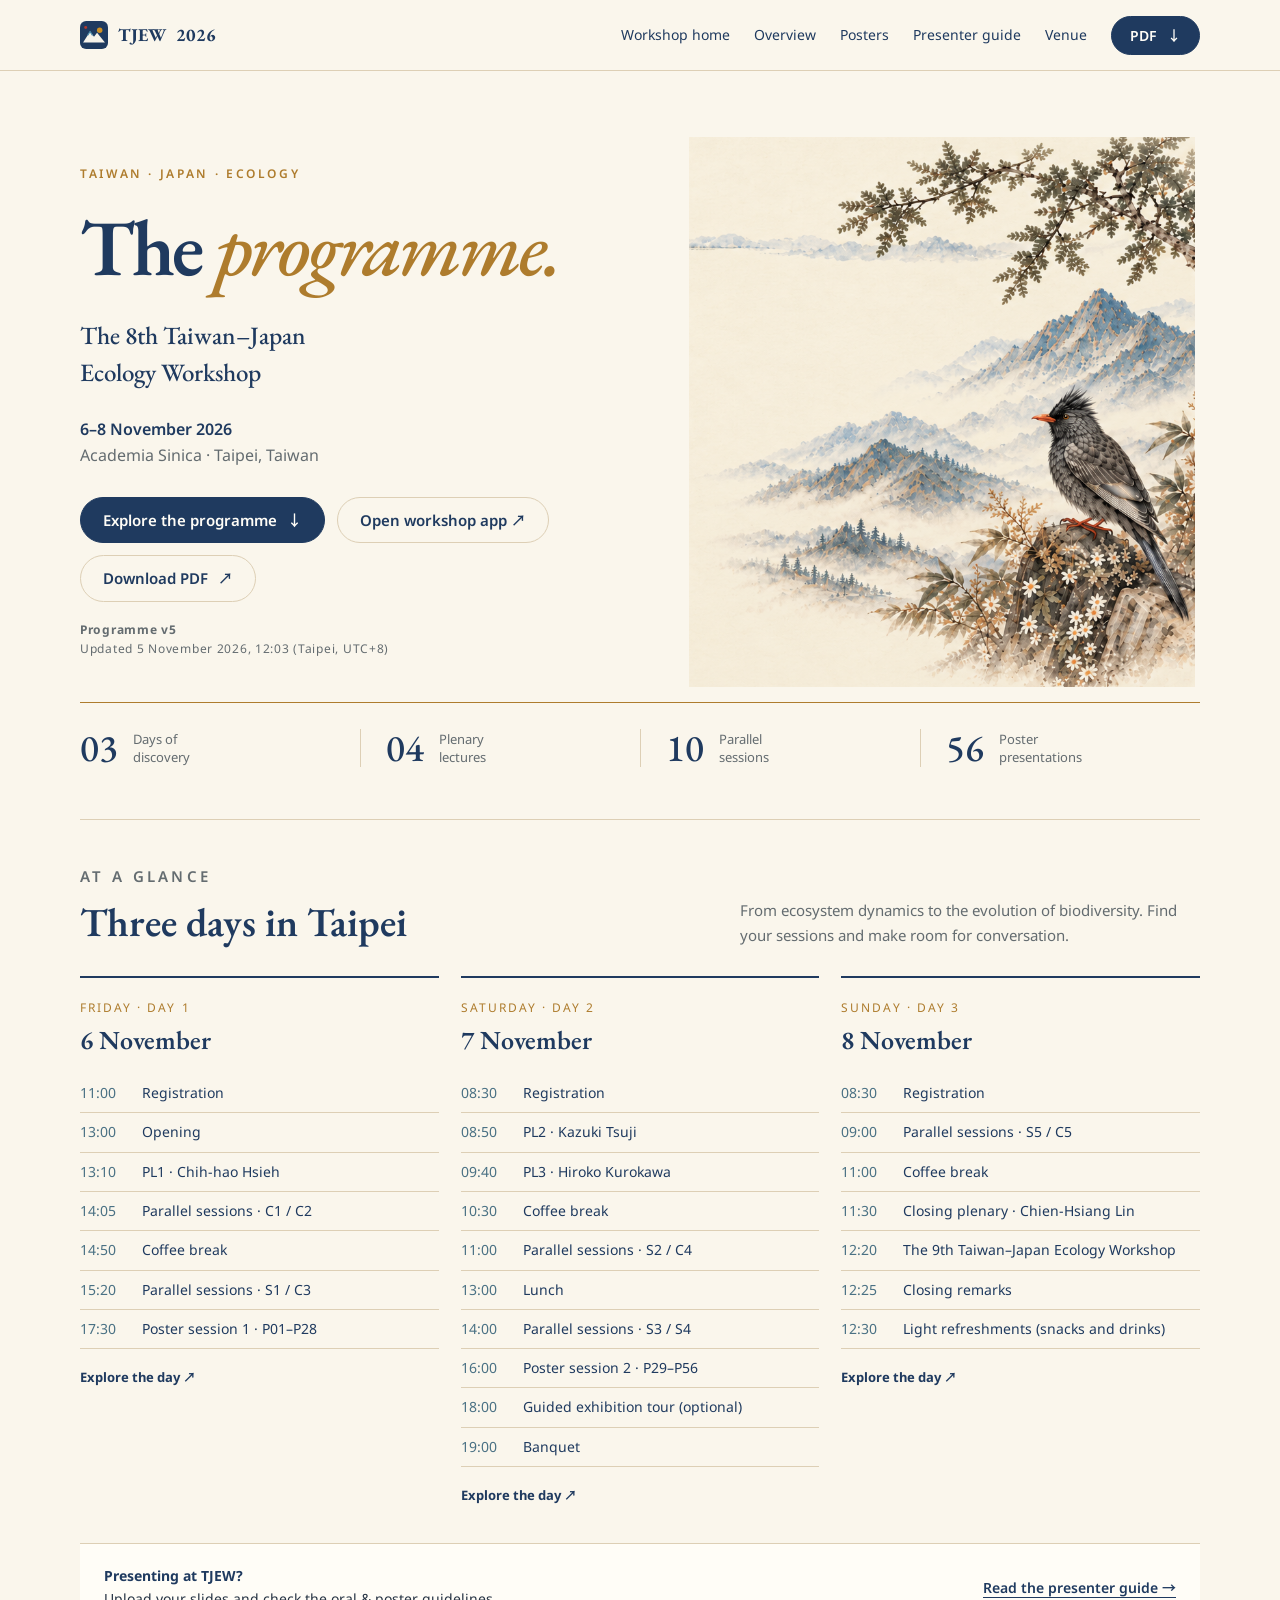
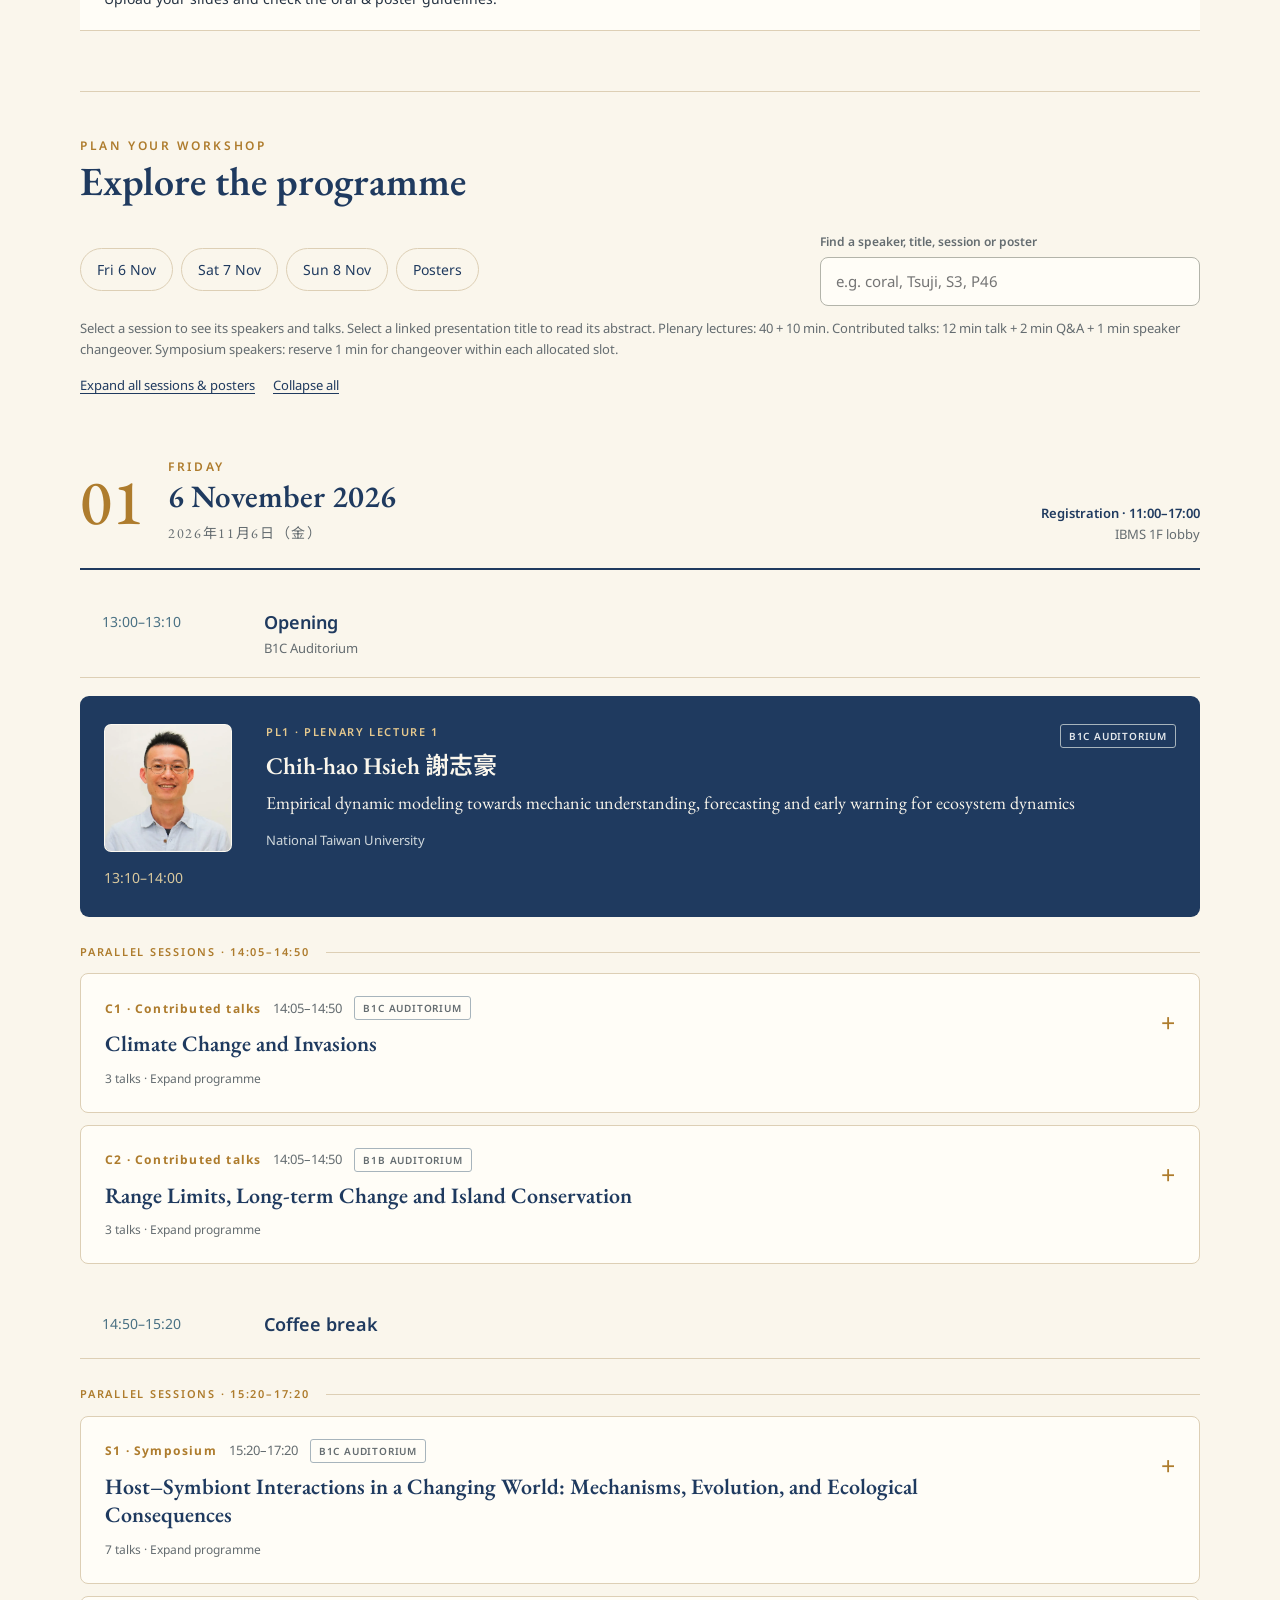
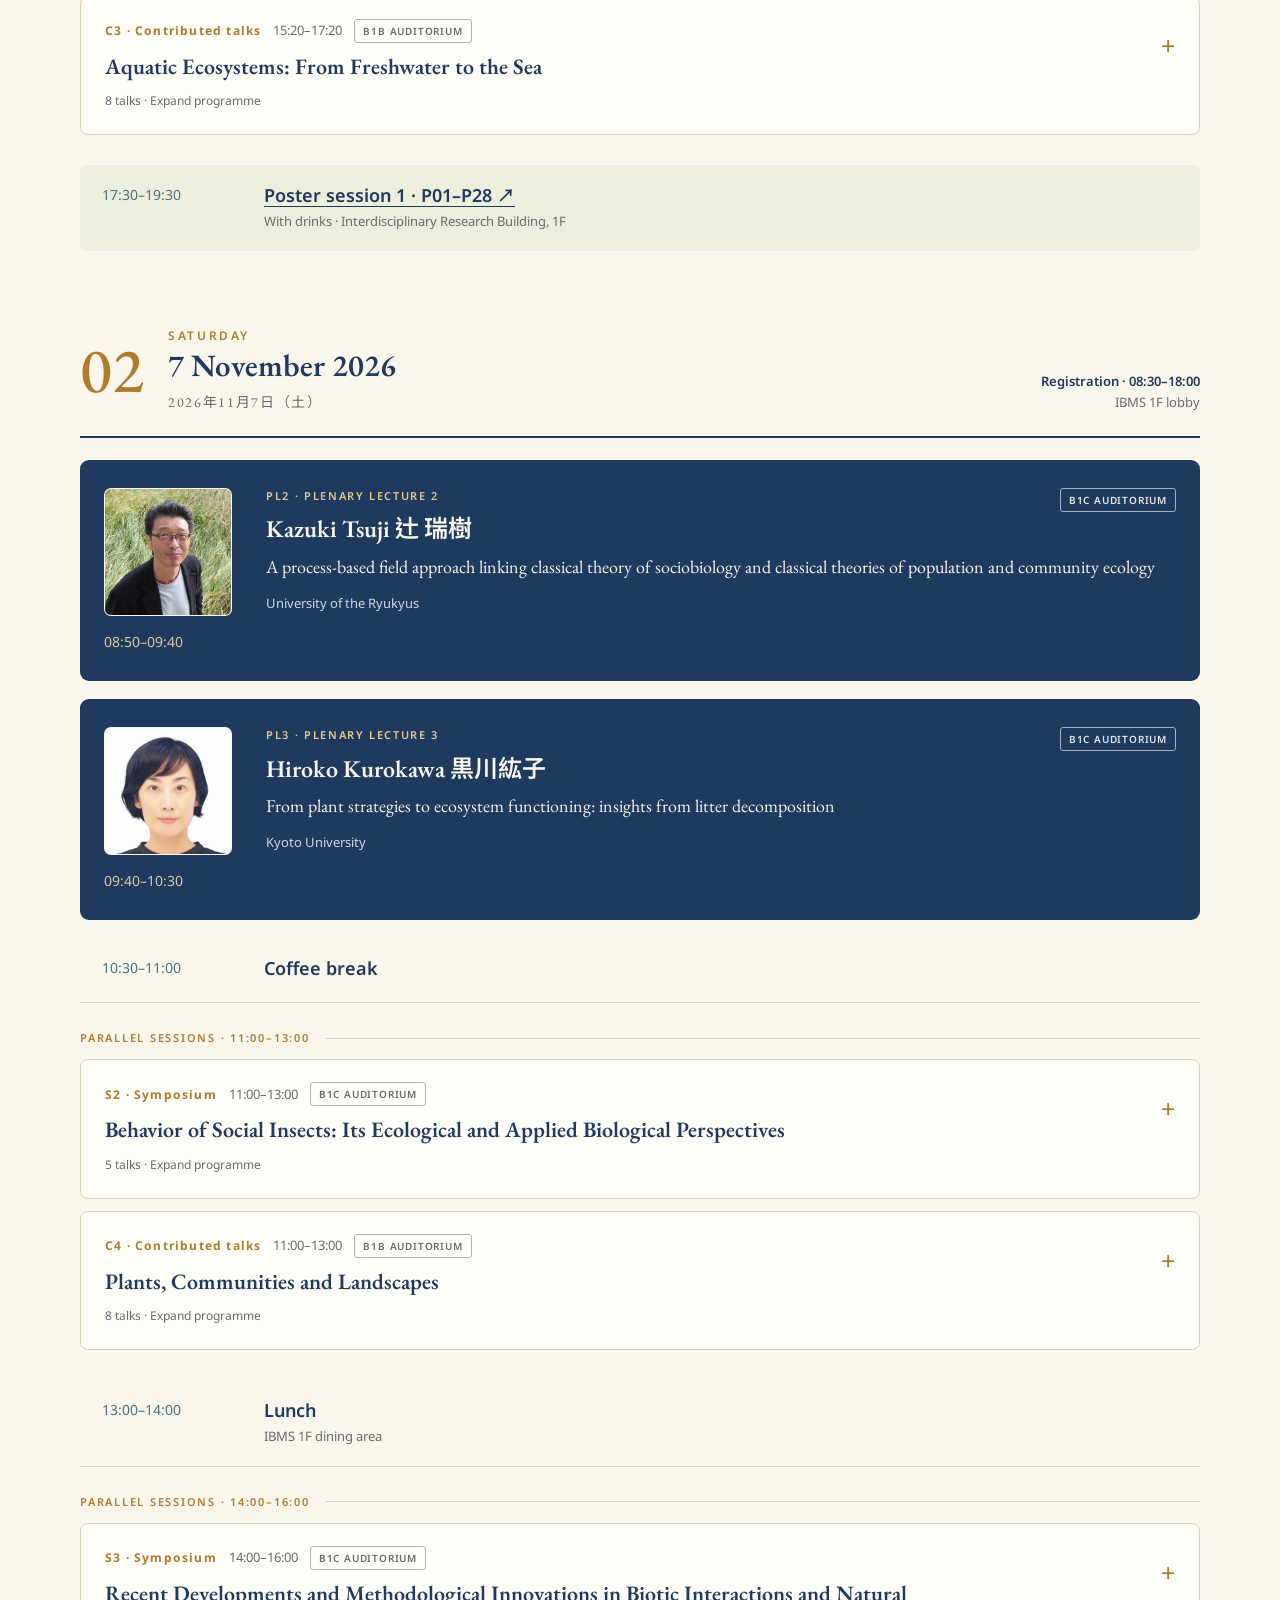
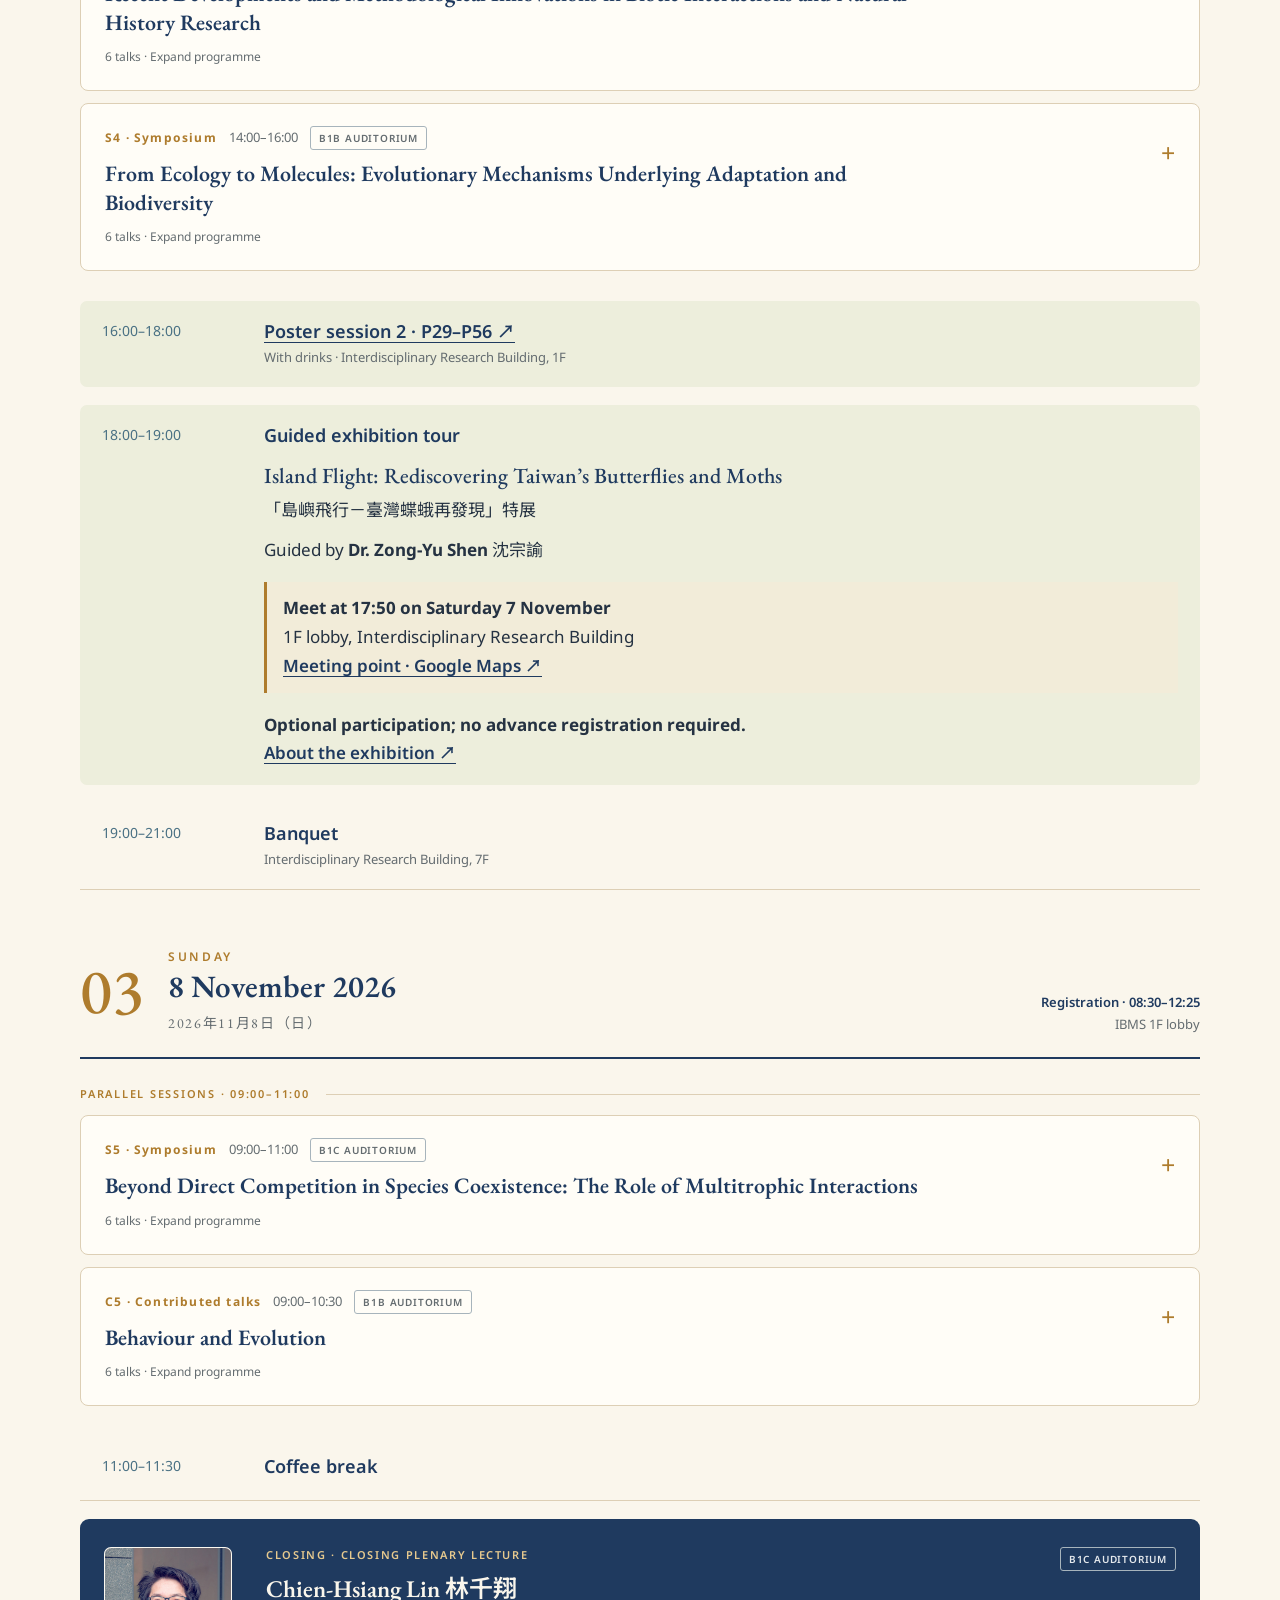
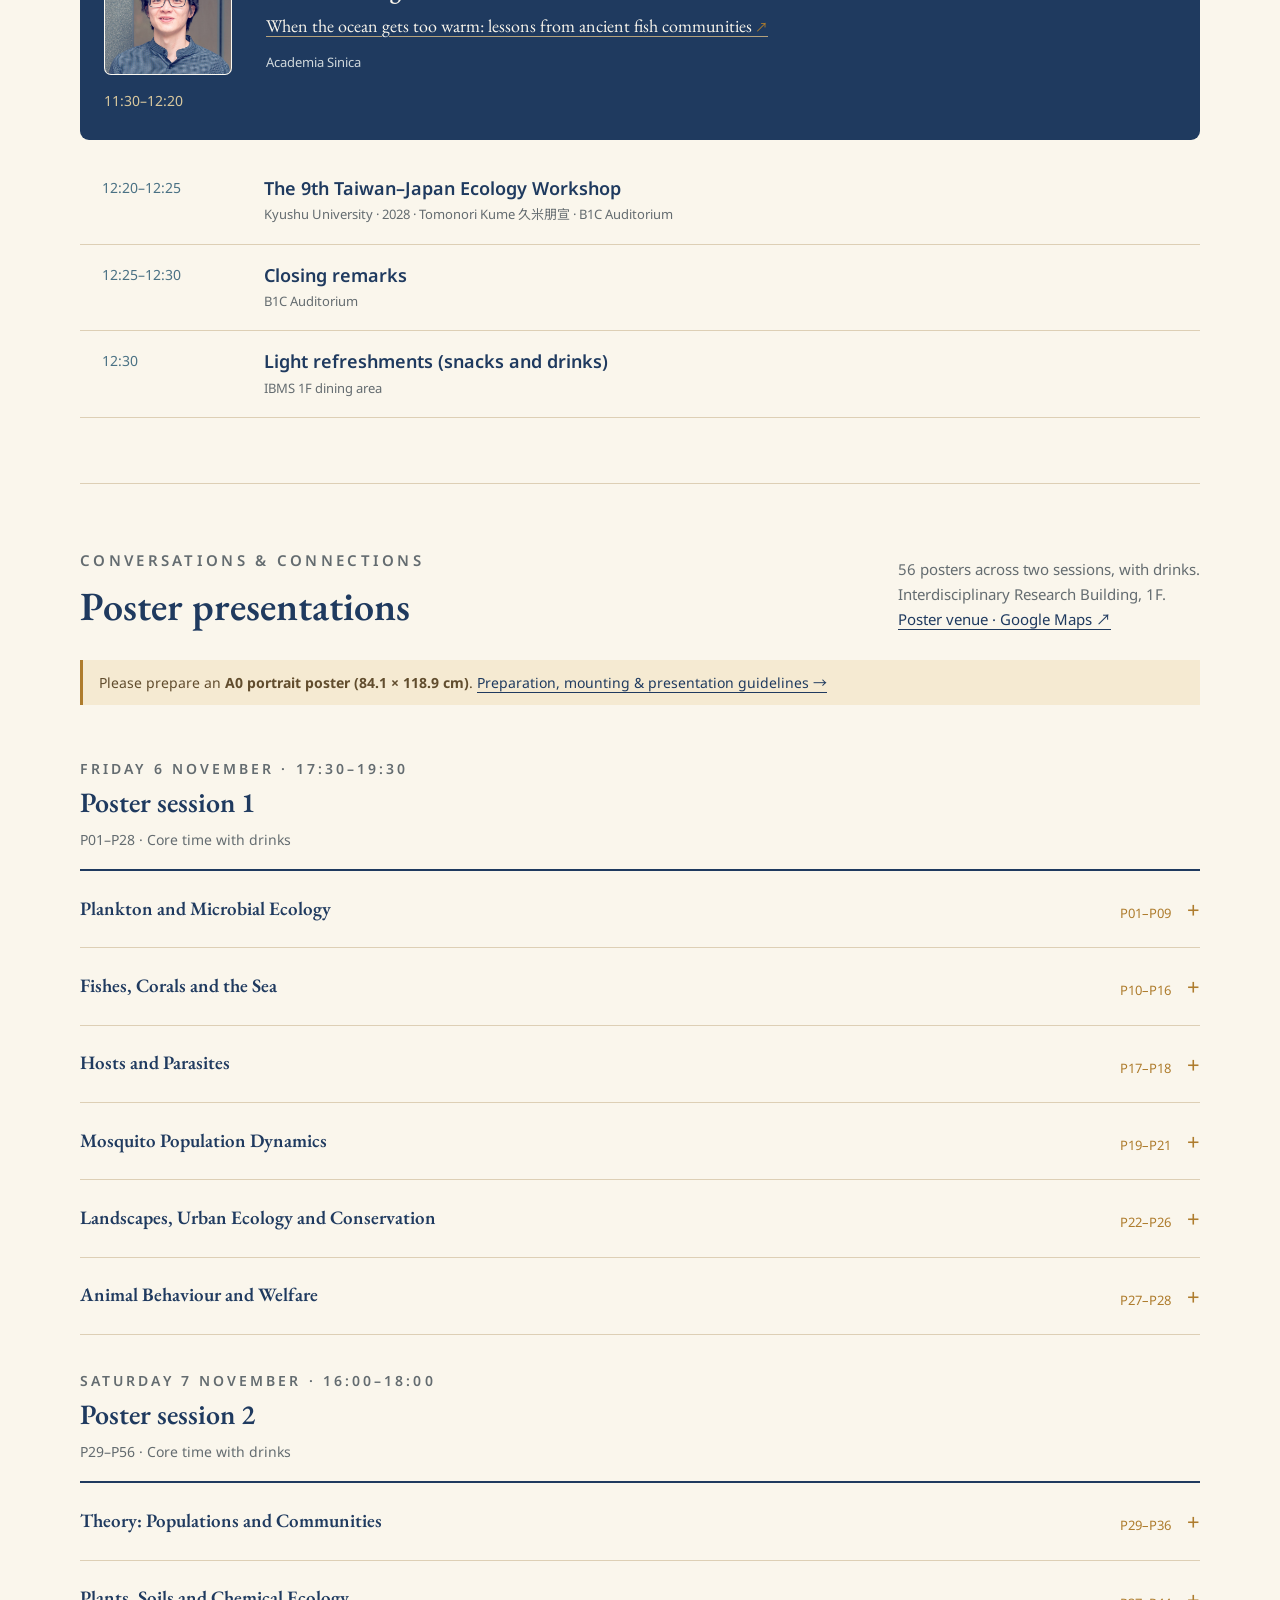
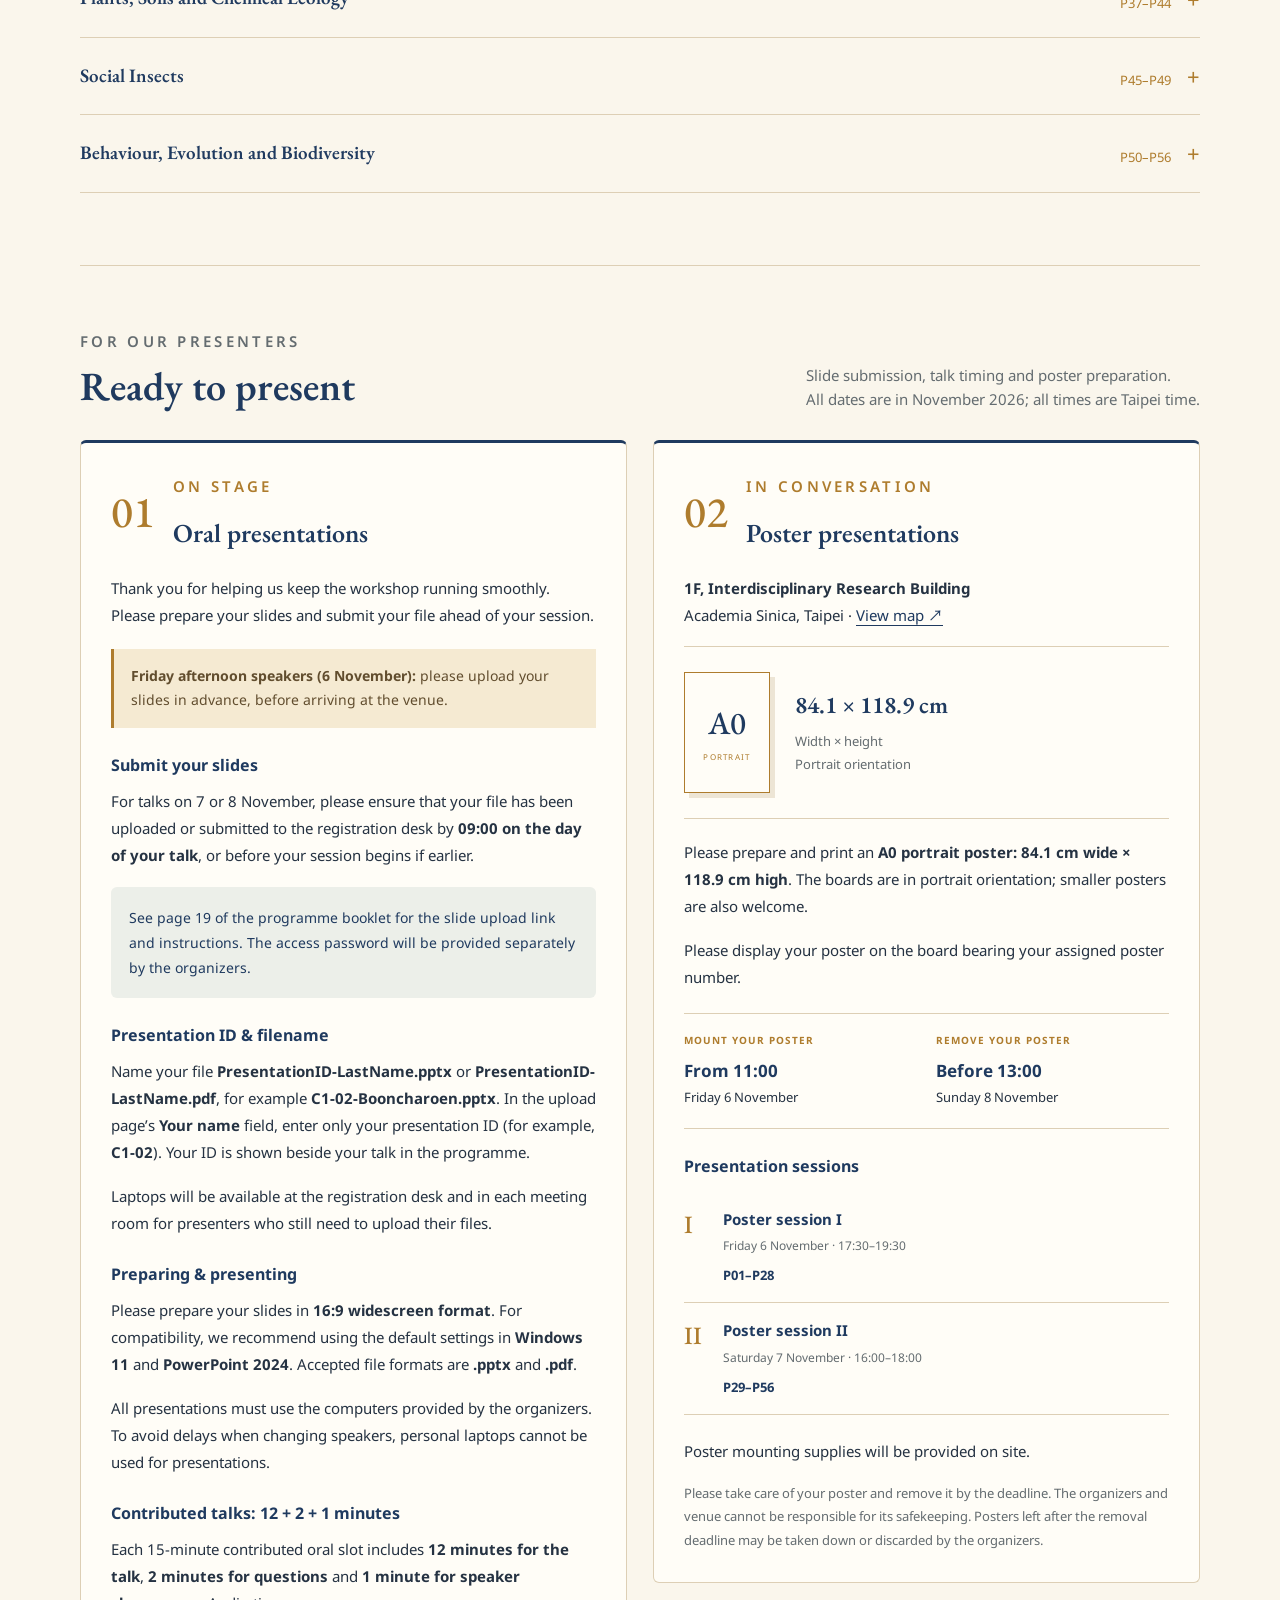
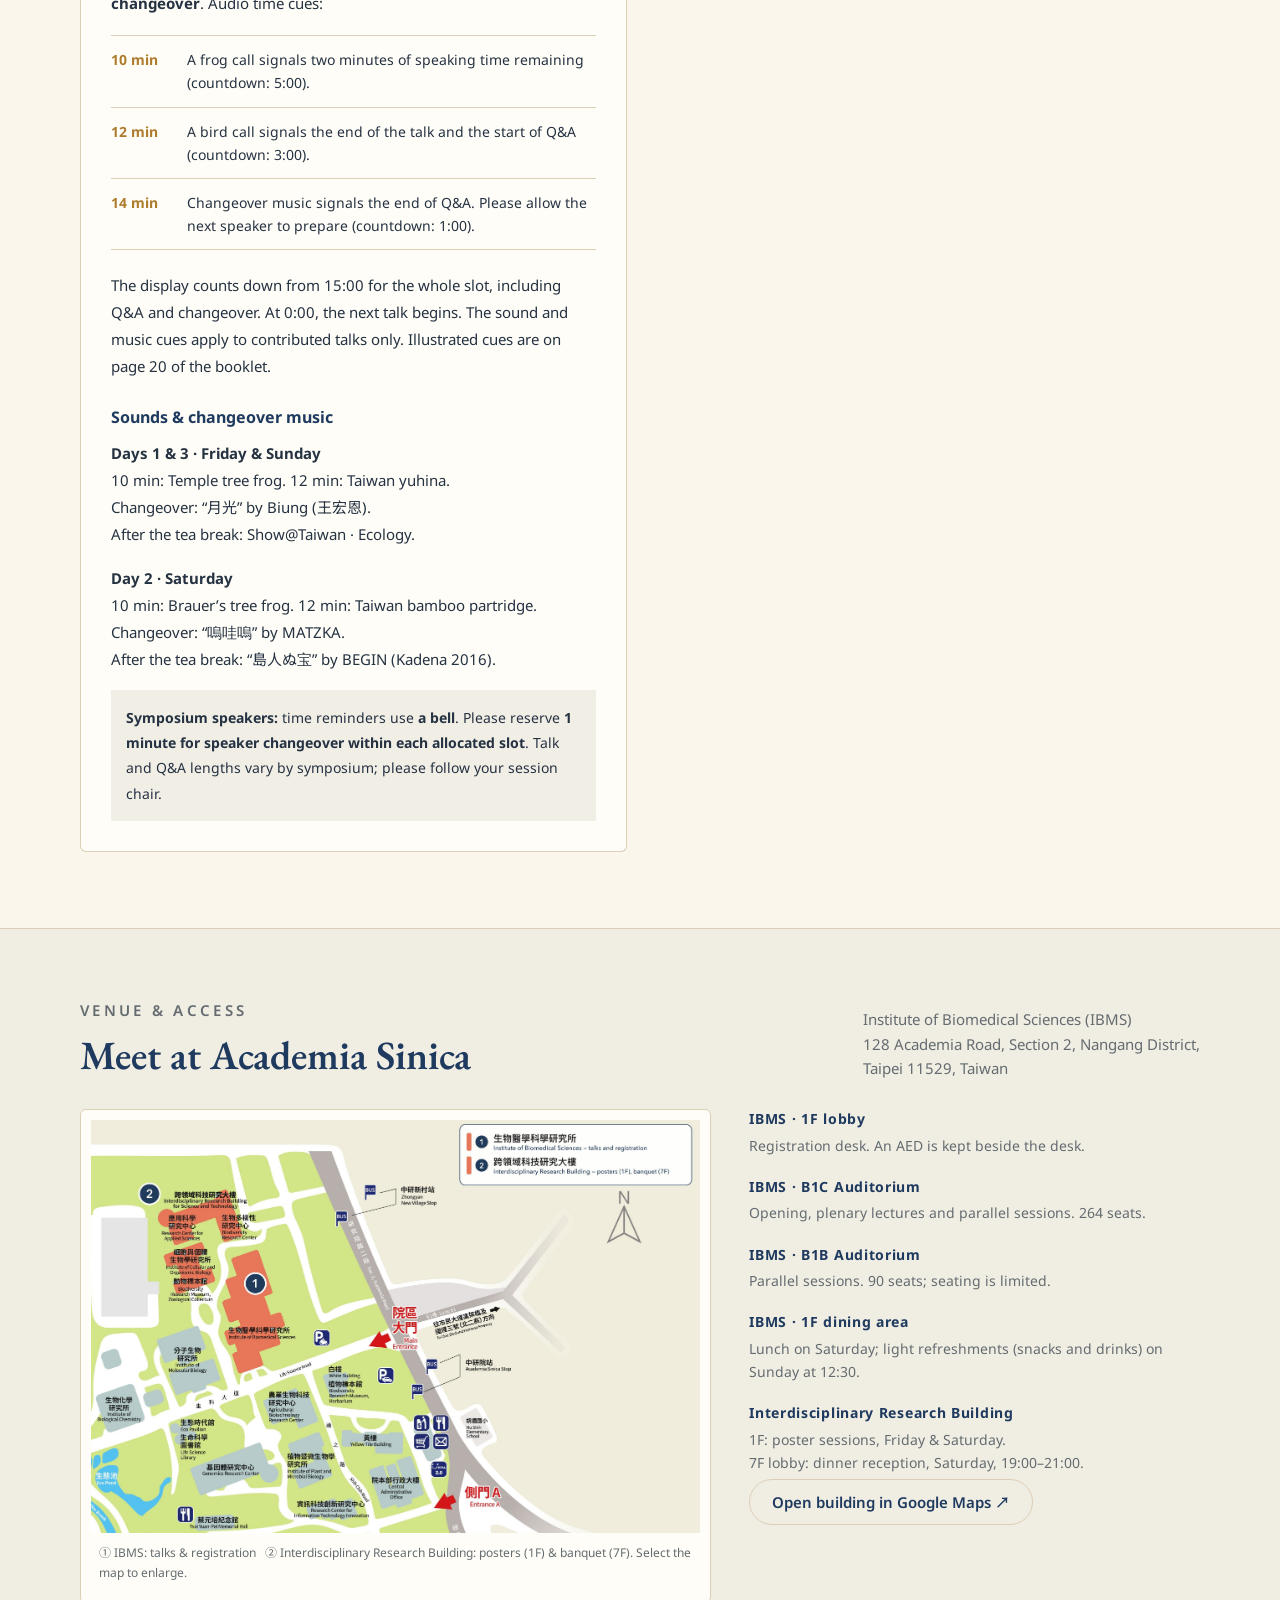
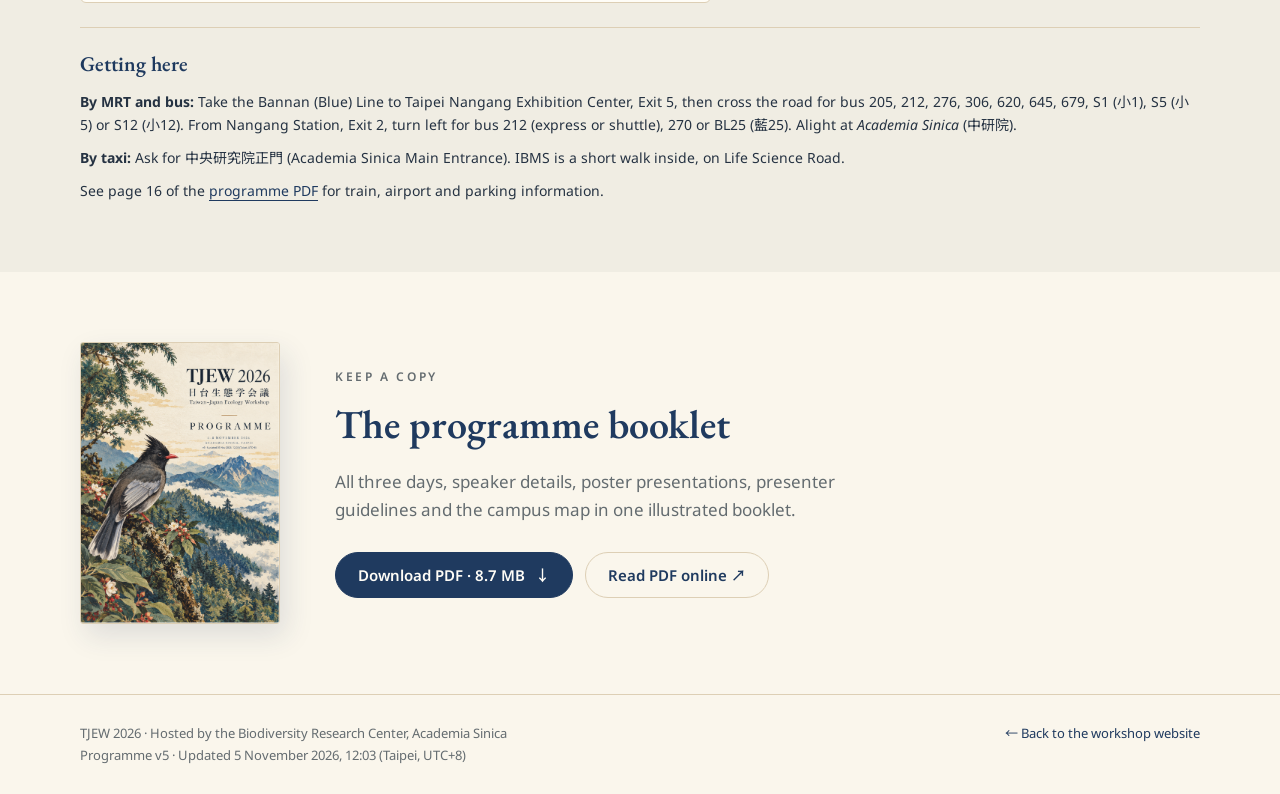
<file: taiwan-japan-ecology-workshop-program.html>
<!doctype html><html lang="en"><head><meta charset="utf-8"><meta name="viewport" content="width=device-width,initial-scale=1"><title>Programme v5 · TJEW 2026 · 6–8 November, Taipei</title><meta name="description" content="Explore the programme of the 8th Taiwan–Japan Ecology Workshop: plenary lectures, symposia, contributed talks and 56 posters. 6–8 November 2026, Academia Sinica, Taipei."><meta property="og:title" content="TJEW 2026 · Programme v5"><meta property="og:description" content="6–8 November · Academia Sinica, Taipei. Explore all sessions and download the programme."><meta property="og:image" content="https://yuhinas.github.io/taiwan-japan-ecology-workshop/programme-cover.png?v=202611051203"><meta name="theme-color" content="#1f3a5f"><link rel="icon" href="favicon.svg"><link rel="canonical" href="https://yuhinas.github.io/taiwan-japan-ecology-workshop/taiwan-japan-ecology-workshop-program.html"><style>:root{--paper:#faf6ec;--card:#fffdf7;--ink:#1f3a5f;--text:#253242;--muted:#646c70;--gold:#ae7c2d;--line:#ddcfb5;--blue:#4a7184;--serif:"EB Garamond","Noto Sans TC","Noto Sans JP",serif;--sans:"Noto Sans","Noto Sans TC","Noto Sans JP",sans-serif}
*{box-sizing:border-box}html{scroll-behavior:smooth;scroll-padding-top:90px}body{margin:0;background:var(--paper);color:var(--text);font:17px/1.65 var(--sans);-webkit-font-smoothing:antialiased}a{color:var(--ink);text-underline-offset:4px}img{display:block;max-width:100%;height:auto}button,input{font:inherit}button,a,input,summary{-webkit-tap-highlight-color:transparent}:focus-visible{outline:3px solid var(--gold);outline-offset:5px}[hidden]{display:none!important}.wrap{width:min(1120px,calc(100% - 64px));margin:auto}h1,h2,h3,h4,p{margin:0}h1,h2,h3,h4{font-family:var(--serif);color:var(--ink);font-weight:600;line-height:1.3}h2{font-size:clamp(28px,3.5vw,40px)}h3{font-size:24px}h4{font-size:20px}small{font-size:.82em}.eyebrow{text-transform:uppercase;letter-spacing:.22em;font:600 12px/1.5 var(--sans);color:var(--gold)}.muted{color:var(--muted)}.skip{position:absolute;top:-100px;left:20px;z-index:100;background:white;padding:12px}.skip:focus{top:10px}.topbar{position:sticky;top:0;z-index:30;background:rgba(250,246,236,.96);backdrop-filter:blur(12px);border-bottom:1px solid var(--line)}.nav{min-height:70px;display:flex;align-items:center;justify-content:space-between;gap:22px}.brand{display:flex;align-items:center;gap:10px;text-decoration:none;font-family:var(--serif);font-weight:700;font-size:18px;white-space:nowrap}.brand img{width:28px;height:28px}.navlinks{display:flex;gap:24px;align-items:center}.navlinks a{font-size:14px;text-decoration:none}.navlinks a:hover{text-decoration:underline}.btn{display:inline-flex;align-items:center;justify-content:center;gap:10px;border:1px solid var(--line);border-radius:999px;padding:11px 22px;text-decoration:none;font-weight:600;font-size:15px;line-height:1.5;cursor:pointer;background:transparent;color:var(--ink);transition:background .2s}.btn:hover{background:#ede7db}.btn.primary{background:var(--ink);border-color:var(--ink);color:#fffdf7}.btn.primary:hover{background:#2d5a7b}.nav .btn{padding:8px 18px}.hero{position:relative;padding:66px 0 52px;overflow:hidden}.hero-grid{display:grid;grid-template-columns:1.12fr 1fr;align-items:center;gap:25px;min-height:505px}.hero-copy{position:relative;z-index:1}.hero h1{font-size:clamp(49px,6.2vw,80px);line-height:1.12;margin:20px 0 25px;letter-spacing:-.04em}.hero h1 em{font-weight:500;color:var(--gold)}.hero .subtitle{font:500 clamp(20px,2vw,25px)/1.5 var(--serif);color:var(--ink);max-width:480px}.hero .meta{margin-top:24px;font-size:16px;color:var(--muted)}.hero .meta strong{color:var(--ink);font-weight:600}.actions{display:flex;gap:12px;flex-wrap:wrap;margin-top:28px}.hero-art{width:100%;max-height:550px;object-fit:contain;mix-blend-mode:multiply}.hero .edition{margin-top:18px;font-size:12px;letter-spacing:.06em;color:var(--muted)}.stats{display:grid;grid-template-columns:repeat(4,1fr);border-top:1px solid var(--gold);padding-top:26px;margin-top:15px}.stat{display:flex;align-items:center;gap:15px;padding-left:25px;border-left:1px solid var(--line)}.stat:first-child{padding-left:0;border:0}.stat b{font:500 38px/1 var(--serif);color:var(--ink)}.stat span{font-size:13px;color:var(--muted);line-height:1.4}.intro{padding:45px 0 60px;border-top:1px solid var(--line)}.section-top{display:flex;align-items:flex-end;justify-content:space-between;gap:20px;margin-bottom:28px}.section-top h2{margin-top:8px}.section-top p{max-width:460px;color:var(--muted);font-size:15px}.overview-grid{display:grid;grid-template-columns:repeat(3,1fr);gap:22px}.overview-card{border-top:2px solid var(--ink);padding-top:20px}.overview-card h3{font-size:26px}.overview-card .weekday{font-size:12px;text-transform:uppercase;letter-spacing:.17em;color:var(--gold);margin-bottom:7px}.overview-card ul{list-style:none;padding:16px 0 0;margin:0}.overview-card li{display:grid;grid-template-columns:52px 1fr;gap:10px;padding:9px 0;border-bottom:1px solid var(--line);font-size:14px;line-height:1.45}.overview-card time{color:var(--blue);font-variant-numeric:tabular-nums}.overview-card a{text-decoration:none}.overview-card a:hover{text-decoration:underline}.overview-card .day-link{display:inline-block;margin-top:18px;font-size:13px;font-weight:700}.explorer{padding-bottom:72px}.explorer-head{border-top:1px solid var(--line);padding-top:45px}.browse-row{display:flex;justify-content:space-between;gap:24px;align-items:center;margin:25px 0 12px}.daynav{display:flex;flex-wrap:wrap;gap:8px}.daynav a{padding:9px 16px;border:1px solid var(--line);border-radius:30px;font-size:14px;text-decoration:none;white-space:nowrap}.daynav a:hover{background:var(--ink);color:var(--paper)}.search{position:relative;flex:1;max-width:380px}.search label{display:block;font-size:12px;font-weight:600;color:var(--muted);margin-bottom:5px}.search input{width:100%;border:1px solid #b3b4aa;border-radius:8px;background:var(--card);color:var(--text);padding:11px 44px 11px 15px;font-size:15px}.search button{position:absolute;right:5px;bottom:5px;width:36px;height:36px;border:0;border-radius:5px;color:var(--ink);background:transparent;font-size:23px;cursor:pointer}.help{font-size:13px;color:var(--muted)}.day{padding-top:58px;scroll-margin-top:30px}.day-heading{display:flex;justify-content:space-between;align-items:flex-end;gap:24px;padding-bottom:22px;border-bottom:2px solid var(--ink);margin-bottom:22px}.date-heading{display:flex;align-items:center;gap:24px}.day-number{font:500 64px/1 var(--serif);color:var(--gold)}.day-heading h2{font-size:31px}.day-heading .jp{margin-top:6px;font-family:var(--serif);font-size:14px;letter-spacing:.12em;color:var(--muted)}.registration{font-size:13px;text-align:right;color:var(--muted)}.registration b{color:var(--ink);font-weight:600}.event{display:grid;grid-template-columns:140px 1fr;gap:22px;padding:18px 22px;border-bottom:1px solid var(--line)}.event-time,.talk-time{font-size:14px;color:var(--blue);font-variant-numeric:tabular-nums;white-space:nowrap}.event h3{font:600 18px/1.4 var(--sans)}.event .place{font-size:13px;color:var(--muted);margin-top:3px}.event.social{background:#edeedc;border-radius:7px;margin:18px 0;border:0}.event.social a{font-weight:600}.plenary{display:grid;grid-template-columns:140px 1fr;gap:22px;background:var(--ink);color:var(--paper);padding:28px 24px;border-radius:9px;margin:18px 0}.plenary .event-time{color:#dac99e}.plenary .eyebrow{color:#e6c98e;letter-spacing:.15em;font-size:11px}.plenary h3{color:var(--paper);font-size:24px;margin:9px 0 7px}.plenary .title{font-family:var(--serif);font-size:18px;line-height:1.65}.plenary .aff{font-size:13px;color:#d0d8dc;margin-top:12px}.room{display:inline-block;border:1px solid #a7b4bc;border-radius:3px;font:600 10px/1.4 var(--sans);letter-spacing:.08em;padding:4px 8px;text-transform:uppercase;white-space:nowrap}.plenary .room{float:right;color:#e4e8ec;margin-left:16px}.parallel{margin:26px 0 30px}.parallel-label{display:flex;align-items:center;gap:16px;font-size:11px;font-weight:600;letter-spacing:.16em;text-transform:uppercase;color:var(--gold);margin-bottom:12px}.parallel-label:after{content:"";height:1px;flex:1;background:var(--line)}.session{background:var(--card);border:1px solid var(--line);border-radius:8px;margin-top:12px;overflow:hidden;scroll-margin-top:90px}.session summary{cursor:pointer;list-style:none;position:relative;padding:22px 60px 23px 24px}.session summary::-webkit-details-marker{display:none}.session summary:after{content:"+";position:absolute;right:24px;top:28px;color:var(--gold);font-size:25px;font-family:var(--sans)}.session[open] summary:after{content:"−"}.session summary:hover{background:#f2ede2}.session-meta{display:flex;align-items:center;gap:12px;flex-wrap:wrap;font-size:13px;margin-bottom:10px;color:var(--muted)}.session-meta .code{color:var(--gold);font-size:12px;font-weight:700;letter-spacing:.1em}.session h3{font-size:22px;max-width:850px}.session .count{font-size:12px;margin-top:10px;color:var(--muted)}.session-body{padding:0 24px 12px}.organizers{font-size:13px;color:var(--muted);padding:18px 0;border-top:1px solid var(--line)}.organizers b{color:var(--ink);font-weight:600}.notice{padding:12px 16px;background:#f5ead2;border-left:3px solid var(--gold);font-size:14px;line-height:1.5;margin-bottom:18px;color:#614d2e}.talk{padding:18px 0;display:grid;grid-template-columns:118px 225px 1fr;gap:18px;border-top:1px solid var(--line);align-items:start}.talk.no-time{grid-template-columns:225px 1fr}.talk h4{font-size:16px;line-height:1.5;font-weight:700}.talk .aff{font-size:12px;line-height:1.5;color:var(--muted);margin-top:6px}.talk .title{font:500 17px/1.55 var(--serif);color:#303b47}.talk.note{grid-template-columns:118px 1fr;font-size:14px;color:var(--muted);padding-block:12px}.posters{padding-top:65px;border-top:1px solid var(--line);margin-top:65px}.posters .section-top p{max-width:420px}.poster-session{padding-top:35px;scroll-margin-top:90px}.poster-session-head{padding-bottom:18px;border-bottom:2px solid var(--ink)}.poster-session-head h3{font-size:28px;margin:5px 0 8px}.poster-session-head p{font-size:14px;color:var(--muted)}.poster-category{border-bottom:1px solid var(--line)}.poster-category summary{display:flex;align-items:center;justify-content:space-between;gap:18px;cursor:pointer;padding:20px 0;list-style:none}.poster-category summary::-webkit-details-marker{display:none}.poster-category summary h4{font-size:19px}.poster-category summary span{color:var(--gold);font-size:13px;white-space:nowrap}.poster-category summary span:after{content:" +";font-size:22px;margin-left:10px}.poster-category[open] summary span:after{content:" −"}.poster-category .talk{grid-template-columns:62px 240px 1fr;padding:19px 0}.poster-id{font-weight:700;font-size:14px;color:var(--ink)}.venue{padding:70px 0;background:#f0ede3;border-top:1px solid var(--line)}.venue-grid{display:grid;grid-template-columns:1.4fr 1fr;gap:38px;align-items:start}.venue-map{background:var(--card);padding:10px;border:1px solid var(--line);border-radius:6px}.venue-map a{display:block}.venue-map figcaption{padding:10px 8px;font-size:12px;color:var(--muted)}figure{margin:0}.venue-list{display:grid;gap:20px}.venue-list h3{font:700 14px/1.4 var(--sans);letter-spacing:.05em}.venue-list p{font-size:14px;color:var(--muted);margin-top:5px}.travel{margin-top:24px;padding-top:22px;border-top:1px solid var(--line);font-size:14px}.travel h3{font-size:21px;margin-bottom:12px}.travel p+p{margin-top:10px}.booklet{display:grid;grid-template-columns:200px 1fr;align-items:center;gap:55px;padding:70px 0}.booklet img{border-radius:3px;box-shadow:6px 12px 28px #1f3a5f20;border:1px solid var(--line)}.booklet h2{margin:12px 0 18px}.booklet p{max-width:550px;color:var(--muted)}.footer{border-top:1px solid var(--line);padding:28px 0;color:var(--muted);font-size:13px}.footer .wrap{display:flex;justify-content:space-between;gap:20px}.footer a{text-decoration:none}.search-results{padding:25px 0 40px}.search-results h3{margin-bottom:20px}.result{padding:22px;border:1px solid var(--line);border-radius:8px;background:var(--card);margin-top:12px}.result .context{color:var(--gold);font-size:12px;font-weight:600;letter-spacing:.02em;margin-bottom:10px}.result .talk{border:0;padding:0;display:block}.result .talk .title{margin:9px 0}.result .talk-time{display:none}.result .talk h4{font-size:18px}.result-link{font-size:13px;margin-top:12px;display:inline-block}.clear-results{margin-top:20px}.expand-controls{display:flex;gap:18px;margin-top:10px}.text-button{background:transparent;border:0;padding:4px 0;color:var(--ink);font-size:13px;cursor:pointer;text-decoration:underline;text-underline-offset:3px}
@media(min-width:1300px){.hero{padding-top:72px}.hero-grid{min-height:540px}}
@media(max-width:900px){.wrap{width:calc(100% - 40px)}.navlinks{gap:17px}.navlinks .secondary{display:none}.hero-grid{min-height:400px;gap:0}.hero h1{font-size:56px}.hero-art{margin-left:15px;width:110%;max-width:110%}.stat{gap:10px;padding-left:17px}.stat b{font-size:31px}.stat span{font-size:12px}.browse-row{align-items:flex-start;flex-direction:column}.search{max-width:none;width:100%}.talk{grid-template-columns:105px 180px 1fr;gap:12px}.talk.no-time{grid-template-columns:180px 1fr}.poster-category .talk{grid-template-columns:52px 180px 1fr}.venue-grid{grid-template-columns:1fr 1fr;gap:25px}}
@media(max-width:640px){html{scroll-padding-top:80px}.wrap{width:calc(100% - 36px)}.nav{min-height:62px;gap:14px}.brand{font-size:16px}.brand img{width:24px;height:24px}.navlinks>a:not(.btn){display:none}.nav .btn{font-size:12px;padding:8px 13px}.hero{padding:36px 0}.hero-grid{display:block;position:relative;min-height:0}.hero-copy{padding-right:0}.hero h1{font-size:54px;margin:15px 0 18px}.hero .subtitle{font-size:20px;max-width:300px}.hero .meta{font-size:14px;margin-top:20px}.hero-art{width:100%;max-width:100%;height:280px;object-fit:contain;object-position:right center;margin:18px 0 0;opacity:.96}.hero .actions{gap:9px;margin-top:22px}.btn{font-size:14px;padding:10px 18px}.hero .edition{font-size:11px}.stats{grid-template-columns:repeat(4,1fr);gap:8px;margin-top:10px;padding-top:20px}.stat{display:block;text-align:center;padding:0 5px}.stat:first-child{padding:0 5px}.stat b{font-size:30px;display:block}.stat span{display:block;font-size:11px;margin-top:9px}.section-top{display:block;margin-bottom:22px}.section-top p{margin-top:14px}.intro{padding:34px 0 40px}.overview-grid{grid-template-columns:1fr;gap:30px}.overview-card h3{font-size:26px}.overview-card li{grid-template-columns:52px 1fr;padding:8px 0}.overview-card ul{padding-top:10px}.daynav{gap:6px}.daynav a{font-size:13px;padding:7px 13px}.explorer-head{padding-top:35px}.day{padding-top:38px}.day-heading{display:block;padding-bottom:18px;margin-bottom:18px}.day-number{font-size:49px}.date-heading{gap:16px}.day-heading h2{font-size:27px}.day-heading .jp{font-size:12px}.registration{text-align:left;margin-top:16px;font-size:12px}.event{grid-template-columns:1fr;gap:5px;padding:15px 14px}.event h3{font-size:17px}.event-time{font-size:13px}.plenary{display:block;padding:22px 18px}.plenary .event-time{margin-bottom:14px}.plenary .room{float:none;display:table;margin:8px 0 0}.plenary h3{font-size:22px}.plenary .title{font-size:17px}.parallel-label{font-size:10px;letter-spacing:.08em;gap:9px}.session summary{padding:18px 42px 18px 16px}.session summary:after{right:16px;top:20px}.session h3{font-size:19px}.session-meta{gap:8px;font-size:12px}.room{font-size:9px;padding:3px 6px}.session .count{font-size:11px}.session-body{padding:0 16px 6px}.talk,.talk.no-time{display:block;padding:20px 0}.talk-time{margin-bottom:7px;font-size:12px}.talk h4{font-size:16px}.talk .title{font-size:16px;margin-top:12px}.talk .aff{font-size:12px}.talk.note{display:block}.talk.note .title{font-family:var(--sans);font-size:14px;margin-top:4px}.organizers{font-size:12px;padding:15px 0}.notice{font-size:13px;padding:10px 12px}.posters{margin-top:42px;padding-top:42px}.poster-session{padding-top:25px}.poster-category summary h4{font-size:17px}.poster-category summary span{font-size:10px}.poster-category summary span:after{margin-left:3px}.poster-category .talk{display:block}.poster-id{display:inline-block;padding:2px 8px;border:1px solid var(--line);border-radius:3px;margin-bottom:9px;font-size:12px}.poster-category summary{padding:18px 0;gap:10px}.venue{padding:44px 0}.venue-grid{grid-template-columns:1fr;gap:25px}.venue-list{grid-template-columns:1fr 1fr;gap:18px}.venue-list p{font-size:13px}.venue-list h3{font-size:12px}.booklet{grid-template-columns:100px 1fr;gap:22px;padding:45px 0}.booklet h2{font-size:25px;margin:8px 0 10px}.booklet p{font-size:13px}.booklet .eyebrow{font-size:10px}.booklet .actions{margin-top:18px}.booklet .btn{font-size:12px;padding:9px 13px}.footer .wrap{display:block;font-size:12px}.footer a{display:inline-block;margin-top:10px}.search-results .result{padding:18px}.explorer{padding-bottom:45px}}
@media(prefers-reduced-motion:reduce){html{scroll-behavior:auto}*{transition:none!important}}
@media print{.topbar,.browse-row,.expand-controls,.actions,.search-results,.hero-art,.booklet,.footer{display:none!important}.wrap{width:100%}.hero{padding:0 0 20px}.hero-grid{display:block;min-height:0}.hero h1{font-size:36px}.hero .subtitle{font-size:20px}.stats{display:none}.day{page-break-before:always}.session,.plenary,.talk{break-inside:avoid}.plenary{background:transparent;color:var(--text);border:1px solid var(--line)}.plenary h3,.plenary .eyebrow,.plenary .event-time,.plenary .aff,.plenary .room{color:var(--ink)}details::details-content{display:block!important}details>*{display:block!important}.venue{background:transparent}body{font-size:12px}.talk .title{font-size:13px}}

input[type="search"]::-webkit-search-cancel-button{-webkit-appearance:none}
/* Plenary speaker portraits, selected 21 October 2026 */
.plenary-profile{display:flex;flex-direction:column;gap:14px;align-items:flex-start}.plenary-portrait{display:block;width:128px;height:128px;object-fit:cover;object-position:50% 20%;border-radius:7px;border:1px solid #ffffff40;background:var(--paper)}
@media(max-width:640px){.plenary-profile{flex-direction:row;align-items:center;gap:18px;margin-bottom:18px}.plenary-portrait{width:80px;height:80px}.plenary-profile .event-time{margin:0}}
@media print{.plenary-portrait{width:80px;height:80px}}

.abstract-link{color:inherit;text-decoration:underline;text-decoration-color:#b5a27d;text-decoration-thickness:1px;text-underline-offset:4px}.abstract-link:after{content:" ↗";font-family:var(--sans);font-size:.72em;white-space:nowrap;color:var(--gold)}.abstract-link:hover{color:#9c8050;text-decoration-color:currentColor}.abstract-link:focus-visible{outline:3px solid #b5a27d;outline-offset:4px}

/* Individual presentation IDs match the NAS upload convention. */
.presentation-id{display:inline-block;font:700 12px var(--sans);letter-spacing:.045em;color:var(--gold);border:1px solid var(--line);border-radius:4px;padding:3px 7px;margin-bottom:9px;white-space:nowrap}.talk-ident .talk-time{font-size:12px;white-space:nowrap}.talk[data-presentation-id]{scroll-margin-top:110px}
@media(max-width:640px){.talk-ident{display:flex;align-items:center;gap:12px;margin-bottom:10px}.talk-ident .presentation-id,.talk-ident .talk-time{margin:0}}

/* Optional exhibition tour, scheduled between posters and the banquet. */
.exhibition-tour .tour-title{font:500 1.35rem/1.5 var(--serif);margin:.7rem 0 .3rem;color:var(--ink)}.exhibition-tour .tour-meeting{padding:12px 16px;border-left:3px solid var(--gold);background:#f2ecd9;margin:18px 0;line-height:1.7}.exhibition-tour p{line-height:1.65}.exhibition-tour .jp{margin:0 0 12px}

/* Presenter instructions share the programme's paper, navy and gold palette. */
.presenter-guide{padding:64px 0 76px;border-top:1px solid var(--line)}
.guide-grid{display:grid;grid-template-columns:1fr 1fr;gap:26px;align-items:start}
.guide-card{background:var(--card);border:1px solid var(--line);border-top:3px solid var(--ink);border-radius:6px;padding:30px;scroll-margin-top:100px}
.guide-card-head{display:flex;gap:18px;align-items:center;margin-bottom:24px}
.guide-number{font:500 44px/1 var(--serif);color:var(--gold)}
.guide-card-head h3{font-size:26px;margin-top:5px}
.guide-card p{font-size:15px;line-height:1.8;margin:0 0 17px}
.guide-card h4{font:700 16px/1.5 var(--sans);margin:25px 0 11px}
.guide-callout{border-left:3px solid var(--gold);background:#f5ead2;padding:15px 17px;font-size:14px;line-height:1.75;color:#614d2e;margin:20px 0}
.guide-card .submission-note{background:#ecefe9;padding:18px;border-radius:6px;margin:18px 0;color:var(--ink);font-size:14px}
.bell-timing{margin:18px 0 22px;border-top:1px solid var(--line)}
.bell-timing>div{display:grid;grid-template-columns:62px 1fr;gap:14px;padding:12px 0;border-bottom:1px solid var(--line);font-size:14px}
.bell-timing dt{color:var(--gold);font-weight:700}.bell-timing dd{margin:0}
.guide-card .symposium-note{font-size:14px;background:#f1eee6;padding:15px;margin-bottom:0}
.poster-size{display:flex;align-items:center;gap:25px;padding:25px 0;margin:8px 0 20px;border-block:1px solid var(--line)}
.poster-sheet{width:86px;aspect-ratio:84.1/118.9;border:1px solid var(--gold);box-shadow:5px 5px 0 #ede5d5;display:flex;flex-direction:column;align-items:center;justify-content:center;flex-shrink:0}
.poster-sheet b{font:500 32px var(--serif);color:var(--ink)}.poster-sheet span{font-size:8px;letter-spacing:.16em;color:var(--gold);margin-top:6px}
.poster-size h4{font:600 24px/1.4 var(--serif);margin:0 0 8px}.poster-size p{font-size:13px;color:var(--muted);margin:0}
.poster-install{display:grid;grid-template-columns:1fr 1fr;gap:18px;margin:22px 0;padding:18px 0;border-block:1px solid var(--line)}
.poster-install dt{font-size:10px;letter-spacing:.1em;text-transform:uppercase;color:var(--gold);font-weight:700;margin-bottom:7px}
.poster-install dd{font-size:13px;margin:0;line-height:1.8}.poster-install dd b{font-size:17px;color:var(--ink)}
.poster-slots{margin:14px 0 23px}.poster-slot{display:grid;grid-template-columns:27px 1fr;gap:8px 12px;border-bottom:1px solid var(--line);padding:16px 0}.poster-slot-number{font:500 25px var(--serif);color:var(--gold)}.poster-slot h4{margin:0;font-size:15px}.poster-slot p{font-size:12px;margin:5px 0 0;color:var(--muted)}.poster-slot>strong{grid-column:2;font-size:13px;color:var(--ink)}
.guide-card .poster-care{font-size:13px;color:var(--muted);margin-bottom:0}
.guide-shortcut{display:flex;justify-content:space-between;gap:18px;align-items:center;border-block:1px solid var(--line);padding:20px 24px;margin:35px 0 0;background:var(--card);font-size:14px}.guide-shortcut strong{display:block;color:var(--ink)}.guide-shortcut a{white-space:nowrap;font-weight:600}
@media(max-width:900px){.guide-grid{grid-template-columns:1fr;gap:25px}.guide-card{padding:28px}.guide-card p{max-width:720px}}
@media(max-width:640px){.presenter-guide{padding:42px 0}.guide-card{padding:22px 19px}.guide-card-head h3{font-size:23px}.guide-card p{font-size:14px}.guide-number{font-size:36px}.guide-shortcut{display:block;padding:18px}.guide-shortcut a{display:inline-block;margin-top:10px}.poster-size{gap:20px}.poster-size h4{font-size:22px}.guide-card .poster-care{font-size:12px}}
@media print{.guide-grid{display:block}.guide-card{break-before:page;border:0;padding:0}.guide-shortcut{display:none}.presenter-guide{padding:0}.guide-card p{font-size:12px}}
</style><link rel="stylesheet" href="app/typography.css?v=20261103"></head><body><a class="skip" href="#programme">Skip to programme</a><header class="topbar"><nav class="wrap nav" aria-label="Main navigation"><a class="brand" href="index.html"><img src="favicon.svg" alt="">TJEW <span>2026</span></a><div class="navlinks"><a href="index.html" class="secondary">Workshop home</a><a href="#overview">Overview</a><a href="#posters">Posters</a><a href="#presentation-guidelines">Presenter guide</a><a href="#venue">Venue</a><a class="btn primary" href="TJEW2026_Programme_20261021.pdf?v=202611051203" download="TJEW2026_Programme_v5_202611051203.pdf">PDF <span aria-hidden="true">↓</span></a></div></nav></header><main><section class="hero"><div class="wrap"><div class="hero-grid"><div class="hero-copy"><p class="eyebrow">Taiwan · Japan · Ecology</p><h1>The <em>programme.</em></h1><p class="subtitle">The 8th Taiwan–Japan<br>Ecology Workshop</p><p class="meta"><strong>6–8 November 2026</strong><br>Academia Sinica · Taipei, Taiwan</p><div class="actions"><a class="btn primary" href="#programme">Explore the programme <span aria-hidden="true">↓</span></a><a class="btn" href="app/">Open workshop app ↗</a><a class="btn" href="TJEW2026_Programme_20261021.pdf?v=202611051203" download="TJEW2026_Programme_v5_202611051203.pdf">Download PDF <span aria-hidden="true">↗</span></a></div><p class="edition"><strong>Programme v5</strong><br>Updated <time datetime="2026-11-05T12:03:00+08:00">5 November 2026, 12:03</time> (Taipei, UTC+8)</p></div><img class="hero-art" src="programme-bird.png" width="740" height="805" alt="A red-billed black bulbul among flowering branches and blue mountain ridges, from the workshop programme."></div><div class="stats"><div class="stat"><b>03</b><span>Days of<br>discovery</span></div><div class="stat"><b>04</b><span>Plenary<br>lectures</span></div><div class="stat"><b>10</b><span>Parallel<br>sessions</span></div><div class="stat"><b>56</b><span>Poster<br>presentations</span></div></div></div></section><section class="intro wrap" id="overview"><div class="section-top"><div><p class="eyebrow">At a glance</p><h2>Three days in Taipei</h2></div><p>From ecosystem dynamics to the evolution of biodiversity. Find your sessions and make room for conversation.</p></div><div class="overview-grid"><article class="overview-card"><p class="weekday">Friday · Day 1</p><h3>6 November</h3><ul><li><time>11:00</time><a href="#day-1">Registration</a></li><li><time>13:00</time><a href="#day-1">Opening</a></li><li><time>13:10</time><a href="#PL1">PL1 · Chih-hao Hsieh</a></li><li><time>14:05</time><a href="#C1">Parallel sessions · C1 / C2</a></li><li><time>14:50</time><a href="#day-1">Coffee break</a></li><li><time>15:20</time><a href="#S1">Parallel sessions · S1 / C3</a></li><li><time>17:30</time><a href="#posters-1">Poster session 1 · P01–P28</a></li></ul><a class="day-link" href="#day-1">Explore the day <span aria-hidden="true">↗</span></a></article><article class="overview-card"><p class="weekday">Saturday · Day 2</p><h3>7 November</h3><ul><li><time>08:30</time><a href="#day-2">Registration</a></li><li><time>08:50</time><a href="#PL2">PL2 · Kazuki Tsuji</a></li><li><time>09:40</time><a href="#PL3">PL3 · Hiroko Kurokawa</a></li><li><time>10:30</time><a href="#day-2">Coffee break</a></li><li><time>11:00</time><a href="#S2">Parallel sessions · S2 / C4</a></li><li><time>13:00</time><a href="#day-2">Lunch</a></li><li><time>14:00</time><a href="#S3">Parallel sessions · S3 / S4</a></li><li><time>16:00</time><a href="#posters-2">Poster session 2 · P29–P56</a></li><li><time>18:00</time><a href="#exhibition-tour">Guided exhibition tour (optional)</a></li><li><time>19:00</time><a href="#day-2">Banquet</a></li></ul><a class="day-link" href="#day-2">Explore the day <span aria-hidden="true">↗</span></a></article><article class="overview-card"><p class="weekday">Sunday · Day 3</p><h3>8 November</h3><ul><li><time>08:30</time><a href="#day-3">Registration</a></li><li><time>09:00</time><a href="#S5">Parallel sessions · S5 / C5</a></li><li><time>11:00</time><a href="#day-3">Coffee break</a></li><li><time>11:30</time><a href="#Closing">Closing plenary · Chien-Hsiang Lin</a></li><li><time>12:20</time><a href="#day-3">The 9th Taiwan–Japan Ecology Workshop</a></li><li><time>12:25</time><a href="#day-3">Closing remarks</a></li><li><time>12:30</time><a href="#day-3">Light refreshments (snacks and drinks)</a></li></ul><a class="day-link" href="#day-3">Explore the day <span aria-hidden="true">↗</span></a></article></div><aside class="guide-shortcut"><div><strong>Presenting at TJEW?</strong>Upload your slides and check the oral &amp; poster guidelines.</div><a href="#presentation-guidelines">Read the presenter guide →</a></aside></section><section class="explorer wrap" id="programme"><div class="explorer-head"><p class="eyebrow">Plan your workshop</p><h2>Explore the programme</h2><div class="browse-row"><nav class="daynav" aria-label="Programme navigation"><a href="#day-1">Fri 6 Nov</a><a href="#day-2">Sat 7 Nov</a><a href="#day-3">Sun 8 Nov</a><a href="#posters">Posters</a></nav><div class="search" hidden><label for="programme-search">Find a speaker, title, session or poster</label><input id="programme-search" type="search" placeholder="e.g. coral, Tsuji, S3, P46" autocomplete="off" aria-controls="search-results"><button id="clear-search" type="button" aria-label="Clear search" hidden>×</button></div></div><p class="help">Select a session to see its speakers and talks. Select a linked presentation title to read its abstract. Plenary lectures: 40 + 10 min. Contributed talks: 12 min talk + 2 min Q&amp;A + 1 min speaker changeover. Symposium speakers: reserve 1 min for changeover within each allocated slot.</p><div class="expand-controls" hidden><button class="text-button" id="expand-all" type="button">Expand all sessions &amp; posters</button><button class="text-button" id="collapse-all" type="button">Collapse all</button></div></div><section class="search-results" id="search-results" aria-label="Search results" hidden><h3 id="result-count" role="status" aria-live="polite"></h3><div id="result-list"></div><button class="btn clear-results" type="button" id="back-to-programme">Back to full programme</button></section><div id="full-programme"><section class="day" id="day-1" aria-labelledby="day-title-1"><div class="day-heading"><div class="date-heading"><span class="day-number">01</span><div><p class="eyebrow">Friday</p><h2 id="day-title-1">6 November 2026</h2><p class="jp" lang="ja">2026年11月6日（金）</p></div></div><p class="registration"><b>Registration · 11:00–17:00</b><br>IBMS 1F lobby</p></div><div class="event"><div class="event-time">13:00–13:10</div><div><h3>Opening</h3><p class="place">B1C Auditorium</p></div></div><article class="plenary" id="PL1" data-entry data-context="6 Nov · 13:10–14:00 · PL1 · Plenary lecture 1 · B1C Auditorium" data-target="PL1"><div class="plenary-profile"><!-- Photo source: https://www.oc.ntu.edu.tw/en/staffs-en/faculty-members/28116/ --><img class="plenary-portrait" src="speaker-chih-hao-hsieh.webp" width="738" height="1024" style="object-position:50% 0%" loading="lazy" decoding="async" alt="Portrait of Chih-hao Hsieh 謝志豪"><div class="event-time">13:10–14:00</div></div><div><span class="room">B1C Auditorium</span><p class="eyebrow">PL1 · Plenary lecture 1</p><h3>Chih-hao Hsieh 謝志豪</h3><p class="title">Empirical dynamic modeling towards mechanic understanding, forecasting and early warning for ecosystem dynamics</p><p class="aff">National Taiwan University</p></div></article><div class="parallel"><p class="parallel-label">Parallel sessions · 14:05–14:50</p><details class="session" id="C1"><summary><div class="session-meta"><span class="code">C1 · Contributed talks</span><span>14:05–14:50</span><span class="room">B1C Auditorium</span></div><h3>Climate Change and Invasions</h3><p class="count">3 talks · Expand programme</p></summary><div class="session-body"><p class="organizers moderator"><b>Moderator</b> &nbsp;Takefumi Nakazawa 仲澤剛史 (National Cheng Kung University)</p><p class="notice oral-timing">Each 15-minute contributed oral slot includes <b>12 minutes for the talk</b>, <b>2 minutes for questions</b> and <b>1 minute for speaker changeover</b>.</p><article class="talk" data-entry data-context="6 Nov · 14:05–14:50 · C1 · B1C Auditorium · C1-01" data-target="C1-01" id="C1-01" data-presentation-id="C1-01"><div class="talk-ident"><span class="presentation-id">C1-01</span><div class="talk-time">14:05–14:20</div></div><div class="person"><h4>Mu-Hsiang Wang</h4><p class="aff">National Taiwan University</p></div><p class="title"><a class="abstract-link" href="taiwan-japan-ecology-workshop-abstracts.html#abstract-C1-1" aria-label="Read abstract: Climatic warming drives directional changes in fish population dynamics across the Atlantic Ocean">Climatic warming drives directional changes in fish population dynamics across the Atlantic Ocean</a></p></article><article class="talk" data-entry data-context="6 Nov · 14:05–14:50 · C1 · B1C Auditorium · C1-02" data-target="C1-02" id="C1-02" data-presentation-id="C1-02"><div class="talk-ident"><span class="presentation-id">C1-02</span><div class="talk-time">14:20–14:35</div></div><div class="person"><h4>Namfon Booncharoen</h4><p class="aff">National Cheng Kung University</p></div><p class="title"><a class="abstract-link" href="taiwan-japan-ecology-workshop-abstracts.html#abstract-C1-2" aria-label="Read abstract: Bridging invasion ecology and climate tracking: biotic interactions modulate early establishment success">Bridging invasion ecology and climate tracking: biotic interactions modulate early establishment success</a></p></article><article class="talk" data-entry data-context="6 Nov · 14:05–14:50 · C1 · B1C Auditorium · C1-03" data-target="C1-03" id="C1-03" data-presentation-id="C1-03"><div class="talk-ident"><span class="presentation-id">C1-03</span><div class="talk-time">14:35–14:50</div></div><div class="person"><h4>Gakuto Nihei</h4><p class="aff">Mie University</p></div><p class="title"><a class="abstract-link" href="taiwan-japan-ecology-workshop-abstracts.html#abstract-C1-3" aria-label="Read abstract: Plasticity within and across generations: diversity of larval feeding morphology in the two Papilio butterflies">Plasticity within and across generations: diversity of larval feeding morphology in the two Papilio butterflies</a></p></article></div></details><details class="session" id="C2"><summary><div class="session-meta"><span class="code">C2 · Contributed talks</span><span>14:05–14:50</span><span class="room">B1B Auditorium</span></div><h3>Range Limits, Long-term Change and Island Conservation</h3><p class="count">3 talks · Expand programme</p></summary><div class="session-body"><p class="organizers moderator"><b>Moderator</b> &nbsp;Shan-Dar Tao 陶善達 (National Museum of Natural Science, Taiwan)</p><p class="notice oral-timing">Each 15-minute contributed oral slot includes <b>12 minutes for the talk</b>, <b>2 minutes for questions</b> and <b>1 minute for speaker changeover</b>.</p><article class="talk" data-entry data-context="6 Nov · 14:05–14:50 · C2 · B1B Auditorium · C2-01" data-target="C2-01" id="C2-01" data-presentation-id="C2-01"><div class="talk-ident"><span class="presentation-id">C2-01</span><div class="talk-time">14:05–14:20</div></div><div class="person"><h4>Shan-Dar Tao</h4><p class="aff">National Museum of Natural Science, Taiwan</p></div><p class="title"><a class="abstract-link" href="taiwan-japan-ecology-workshop-abstracts.html#abstract-C2-1" aria-label="Read abstract: Cold tolerance in two tropical gecko species at their northern range limit in the Ryukyu Archipelago: implications for Bogert’s effect in Gehyra mutilata">Cold tolerance in two tropical gecko species at their northern range limit in the Ryukyu Archipelago: implications for Bogert’s effect in Gehyra mutilata</a></p></article><article class="talk" data-entry data-context="6 Nov · 14:05–14:50 · C2 · B1B Auditorium · C2-02" data-target="C2-02" id="C2-02" data-presentation-id="C2-02"><div class="talk-ident"><span class="presentation-id">C2-02</span><div class="talk-time">14:20–14:35</div></div><div class="person"><h4>Rita S.W. Yam</h4><p class="aff">Department of Bioenvironmental Systems Engineering, National Taiwan University</p></div><p class="title"><a class="abstract-link" href="taiwan-japan-ecology-workshop-abstracts.html#abstract-C2-2" aria-label="Read abstract: 2500 years of fossil chironomid assemblages reflect non-recoverable ecosystem change of a high mountain lake in Taiwan under historical forest harvesting and global climatic change">2500 years of fossil chironomid assemblages reflect non-recoverable ecosystem change of a high mountain lake in Taiwan under historical forest harvesting and global climatic change</a></p></article><article class="talk" data-entry data-context="6 Nov · 14:05–14:50 · C2 · B1B Auditorium · C2-03" data-target="C2-03" id="C2-03" data-presentation-id="C2-03"><div class="talk-ident"><span class="presentation-id">C2-03</span><div class="talk-time">14:35–14:50</div></div><div class="person"><h4>Zong-Yu Shen</h4><p class="aff">The University Museum, The University of Tokyo</p></div><p class="title"><a class="abstract-link" href="taiwan-japan-ecology-workshop-abstracts.html#abstract-C2-3" aria-label="Read abstract: Divergent fates after parallel historical isolation: habitat area predicts demographic resilience in Japan’s national butterfly across replicated continent-island systems">Divergent fates after parallel historical isolation: habitat area predicts demographic resilience in Japan’s national butterfly across replicated continent-island systems</a></p></article></div></details></div><div class="event"><div class="event-time">14:50–15:20</div><div><h3>Coffee break</h3><p class="place"></p></div></div><div class="parallel"><p class="parallel-label">Parallel sessions · 15:20–17:20</p><details class="session" id="S1"><summary><div class="session-meta"><span class="code">S1 · Symposium</span><span>15:20–17:20</span><span class="room">B1C Auditorium</span></div><h3>Host–Symbiont Interactions in a Changing World: Mechanisms, Evolution, and Ecological Consequences</h3><p class="count">7 talks · Expand programme</p></summary><div class="session-body"><p class="organizers"><b>Organizers</b> &nbsp;Hsuan-Wien Chen (National Chiayi University) · Takuya Sato (Kyoto University)</p><p class="notice symposium-timing">Times are approximate and may vary slightly. Reserve 1 minute for speaker changeover within each allocated slot.</p><div class="talk note"><div class="talk-time">15:20–15:25</div><p>Opening remarks · Takuya Sato</p></div><article class="talk" data-entry data-context="6 Nov · 15:20–17:20 · S1 · B1C Auditorium · S1-01" data-target="S1-01" id="S1-01" data-presentation-id="S1-01"><div class="talk-ident"><span class="presentation-id">S1-01</span><div class="talk-time">15:25–15:40</div></div><div class="person"><h4>Chi-Ying Lee</h4><p class="aff">National Changhua University of Education</p></div><p class="title"><a class="abstract-link" href="taiwan-japan-ecology-workshop-abstracts.html#abstract-S1-2" aria-label="Read abstract: A zombie parasitism: how a parasitic barnacle takes over its hosts?">A zombie parasitism: how a parasitic barnacle takes over its hosts?</a></p></article><article class="talk" data-entry data-context="6 Nov · 15:20–17:20 · S1 · B1C Auditorium · S1-02" data-target="S1-02" id="S1-02" data-presentation-id="S1-02"><div class="talk-ident"><span class="presentation-id">S1-02</span><div class="talk-time">15:40–15:55</div></div><div class="person"><h4>Ming-Chung Chiu</h4><p class="aff">Department of Entomology, National Taiwan University</p></div><p class="title"><a class="abstract-link" href="taiwan-japan-ecology-workshop-abstracts.html#abstract-S1-3" aria-label="Read abstract: Phenotypic similarities between parasitized mantids and male-specific wing dimorphism: juvenile hormone as a possible shared regulatory mechanism">Phenotypic similarities between parasitized mantids and male-specific wing dimorphism: juvenile hormone as a possible shared regulatory mechanism</a></p></article><article class="talk" data-entry data-context="6 Nov · 15:20–17:20 · S1 · B1C Auditorium · S1-03" data-target="S1-03" id="S1-03" data-presentation-id="S1-03"><div class="talk-ident"><span class="presentation-id">S1-03</span><div class="talk-time">15:55–16:10</div></div><div class="person"><h4>Shotaro Tani</h4><p class="aff">Center for Ecological Research, Kyoto University</p></div><p class="title"><a class="abstract-link" href="taiwan-japan-ecology-workshop-abstracts.html#abstract-S1-4" aria-label="Read abstract: Natural history and comparative phylogeography of horsehair worms, parasites cycling between aquatic and terrestrial hosts">Natural history and comparative phylogeography of horsehair worms, parasites cycling between aquatic and terrestrial hosts</a></p></article><article class="talk" data-entry data-context="6 Nov · 15:20–17:20 · S1 · B1C Auditorium · S1-04" data-target="S1-04" id="S1-04" data-presentation-id="S1-04"><div class="talk-ident"><span class="presentation-id">S1-04</span><div class="talk-time">16:10–16:25</div></div><div class="person"><h4>Asami Kajimoto</h4><p class="aff">Hiroshima University</p></div><p class="title"><a class="abstract-link" href="taiwan-japan-ecology-workshop-abstracts.html#abstract-S1-5" aria-label="Read abstract: Sex-specific reproductive strategies in the rhizocephalan">Sex-specific reproductive strategies in the rhizocephalan</a></p></article><article class="talk" data-entry data-context="6 Nov · 15:20–17:20 · S1 · B1C Auditorium · S1-05" data-target="S1-05" id="S1-05" data-presentation-id="S1-05"><div class="talk-ident"><span class="presentation-id">S1-05</span><div class="talk-time">16:25–16:40</div></div><div class="person"><h4>Takumi Takamatsu</h4><p class="aff">Center for Ecological Research, Kyoto University</p></div><p class="title"><a class="abstract-link" href="taiwan-japan-ecology-workshop-abstracts.html#abstract-S1-6" aria-label="Read abstract: A unique mechanism of male-killing induced by symbiotic viruses">A unique mechanism of male-killing induced by symbiotic viruses</a></p></article><article class="talk" data-entry data-context="6 Nov · 15:20–17:20 · S1 · B1C Auditorium · S1-06" data-target="S1-06" id="S1-06" data-presentation-id="S1-06"><div class="talk-ident"><span class="presentation-id">S1-06</span><div class="talk-time">16:40–16:55</div></div><div class="person"><h4>Takanori Nishino</h4><p class="aff">Kyoto University</p></div><p class="title"><a class="abstract-link" href="taiwan-japan-ecology-workshop-abstracts.html#abstract-S1-7" aria-label="Read abstract: Entomopathogen-related fungal symbionts on female hindleg of dinidorid stinkbugs">Entomopathogen-related fungal symbionts on female hindleg of dinidorid stinkbugs</a></p></article><article class="talk" data-entry data-context="6 Nov · 15:20–17:20 · S1 · B1C Auditorium · S1-07" data-target="S1-07" id="S1-07" data-presentation-id="S1-07"><div class="talk-ident"><span class="presentation-id">S1-07</span><div class="talk-time">16:55–17:10</div></div><div class="person"><h4>Hsuan-Wien Chen</h4><p class="aff">National Chiayi University</p></div><p class="title"><a class="abstract-link" href="taiwan-japan-ecology-workshop-abstracts.html#abstract-S1-8" aria-label="Read abstract: A slightly more complicated model for pattern of parasitism in nature">A slightly more complicated model for pattern of parasitism in nature</a></p></article><div class="talk note"><div class="talk-time">17:10–17:20</div><p>Questions and discussion</p></div></div></details><details class="session" id="C3"><summary><div class="session-meta"><span class="code">C3 · Contributed talks</span><span>15:20–17:20</span><span class="room">B1B Auditorium</span></div><h3>Aquatic Ecosystems: From Freshwater to the Sea</h3><p class="count">8 talks · Expand programme</p></summary><div class="session-body"><p class="organizers moderator"><b>Moderator</b> &nbsp;Huiyu Wang 王慧瑜 (Academia Sinica)</p><p class="notice oral-timing">Each 15-minute contributed oral slot includes <b>12 minutes for the talk</b>, <b>2 minutes for questions</b> and <b>1 minute for speaker changeover</b>.</p><article class="talk" data-entry data-context="6 Nov · 15:20–17:20 · C3 · B1B Auditorium · C3-01" data-target="C3-01" id="C3-01" data-presentation-id="C3-01"><div class="talk-ident"><span class="presentation-id">C3-01</span><div class="talk-time">15:20–15:35</div></div><div class="person"><h4>Wan-Hsuan Cheng</h4><p class="aff">National Taiwan University</p></div><p class="title"><a class="abstract-link" href="taiwan-japan-ecology-workshop-abstracts.html#abstract-C3-1" aria-label="Read abstract: The expansion of community level niche breadth in response to long term nutrient stress enhances ecosystem multifunctionality">The expansion of community level niche breadth in response to long term nutrient stress enhances ecosystem multifunctionality</a></p></article><article class="talk" data-entry data-context="6 Nov · 15:20–17:20 · C3 · B1B Auditorium · C3-02" data-target="C3-02" id="C3-02" data-presentation-id="C3-02"><div class="talk-ident"><span class="presentation-id">C3-02</span><div class="talk-time">15:35–15:50</div></div><div class="person"><h4>Huiyu Wang</h4><p class="aff">Academia Sinica</p></div><p class="title"><a class="abstract-link" href="taiwan-japan-ecology-workshop-abstracts.html#abstract-C3-2" aria-label="Read abstract: Fish migratory strategies drive contrasting life-history and demographic responses to environmental gradients">Fish migratory strategies drive contrasting life-history and demographic responses to environmental gradients</a></p></article><article class="talk" data-entry data-context="6 Nov · 15:20–17:20 · C3 · B1B Auditorium · C3-03" data-target="C3-03" id="C3-03" data-presentation-id="C3-03"><div class="talk-ident"><span class="presentation-id">C3-03</span><div class="talk-time">15:50–16:05</div></div><div class="person"><h4>Sing-Pei Yu</h4><p class="aff">National Cheng Kung University</p></div><p class="title"><a class="abstract-link" href="taiwan-japan-ecology-workshop-abstracts.html#abstract-C3-3" aria-label="Read abstract: Long-term variation in trait allometry across a population bottleneck and ecosystem change in a freshwater goby">Long-term variation in trait allometry across a population bottleneck and ecosystem change in a freshwater goby</a></p></article><article class="talk" data-entry data-context="6 Nov · 15:20–17:20 · C3 · B1B Auditorium · C3-04" data-target="C3-04" id="C3-04" data-presentation-id="C3-04"><div class="talk-ident"><span class="presentation-id">C3-04</span><div class="talk-time">16:05–16:20</div></div><div class="person"><h4>Pei-Chi Ho</h4><p class="aff">Institute of Oceanography, National Taiwan University</p></div><p class="title"><a class="abstract-link" href="taiwan-japan-ecology-workshop-abstracts.html#abstract-C3-4" aria-label="Read abstract: Effect of nutrient supply and prey composition on plankton stoichiometry and trophic structure in marine food webs">Effect of nutrient supply and prey composition on plankton stoichiometry and trophic structure in marine food webs</a></p></article><article class="talk" data-entry data-context="6 Nov · 15:20–17:20 · C3 · B1B Auditorium · C3-05" data-target="C3-05" id="C3-05" data-presentation-id="C3-05"><div class="talk-ident"><span class="presentation-id">C3-05</span><div class="talk-time">16:20–16:35</div></div><div class="person"><h4>Wei-Ting Chen</h4><p class="aff">Department of Bioenvironmental Systems Engineering, National Taiwan University</p></div><p class="title"><a class="abstract-link" href="taiwan-japan-ecology-workshop-abstracts.html#abstract-C3-5" aria-label="Read abstract: Light regime and the growth–grazing balance of pico- and nanoplankton over the Taiwan Bank">Light regime and the growth–grazing balance of pico- and nanoplankton over the Taiwan Bank</a></p></article><article class="talk" data-entry data-context="6 Nov · 15:20–17:20 · C3 · B1B Auditorium · C3-06" data-target="C3-06" id="C3-06" data-presentation-id="C3-06"><div class="talk-ident"><span class="presentation-id">C3-06</span><div class="talk-time">16:35–16:50</div></div><div class="person"><h4>Yu-An Chen</h4><p class="aff">Atmosphere and Ocean Research Institute, The University of Tokyo</p></div><p class="title"><a class="abstract-link" href="taiwan-japan-ecology-workshop-abstracts.html#abstract-C3-6" aria-label="Read abstract: Modeling lipid-driven population dynamics of copepod Neocalanus plumchrus in the subarctic Pacific">Modeling lipid-driven population dynamics of copepod Neocalanus plumchrus in the subarctic Pacific</a></p></article><article class="talk" data-entry data-context="6 Nov · 15:20–17:20 · C3 · B1B Auditorium · C3-07" data-target="C3-07" id="C3-07" data-presentation-id="C3-07"><div class="talk-ident"><span class="presentation-id">C3-07</span><div class="talk-time">16:50–17:05</div></div><div class="person"><h4>Guan-Yan Chen</h4><p class="aff">Hawaii Institute of Marine Biology</p></div><p class="title"><a class="abstract-link" href="taiwan-japan-ecology-workshop-abstracts.html#abstract-C3-7" aria-label="Read abstract: Influence of habitat morphology on coral recruit distribution">Influence of habitat morphology on coral recruit distribution</a></p></article><article class="talk" data-entry data-context="6 Nov · 15:20–17:20 · C3 · B1B Auditorium · C3-08" data-target="C3-08" id="C3-08" data-presentation-id="C3-08"><div class="talk-ident"><span class="presentation-id">C3-08</span><div class="talk-time">17:05–17:20</div></div><div class="person"><h4>Yu Ting Lin</h4><p class="aff">Sesoko Marine Research Station, Tropical Biosphere Research Center, University of the Ryukyus</p></div><p class="title"><a class="abstract-link" href="taiwan-japan-ecology-workshop-abstracts.html#abstract-C3-8" aria-label="Read abstract: Taxon- and size-specific variation in coral growth between tropical and subtropical-temperate reefs of the western Pacific">Taxon- and size-specific variation in coral growth between tropical and subtropical-temperate reefs of the western Pacific</a></p></article></div></details></div><div class="event social"><div class="event-time">17:30–19:30</div><div><h3><a href="#posters-1">Poster session 1 · P01–P28 ↗</a></h3><p class="place">With drinks · Interdisciplinary Research Building, 1F</p></div></div></section><section class="day" id="day-2" aria-labelledby="day-title-2"><div class="day-heading"><div class="date-heading"><span class="day-number">02</span><div><p class="eyebrow">Saturday</p><h2 id="day-title-2">7 November 2026</h2><p class="jp" lang="ja">2026年11月7日（土）</p></div></div><p class="registration"><b>Registration · 08:30–18:00</b><br>IBMS 1F lobby</p></div><article class="plenary" id="PL2" data-entry data-context="7 Nov · 08:50–09:40 · PL2 · Plenary lecture 2 · B1C Auditorium" data-target="PL2"><div class="plenary-profile"><!-- Photo source: https://www.agr.u-ryukyu.ac.jp/teacher/1113.html --><img class="plenary-portrait" src="speaker-kazuki-tsuji.jpg" width="450" height="600" style="object-position:50% 80%" loading="lazy" decoding="async" alt="Portrait of Kazuki Tsuji 辻 瑞樹"><div class="event-time">08:50–09:40</div></div><div><span class="room">B1C Auditorium</span><p class="eyebrow">PL2 · Plenary lecture 2</p><h3>Kazuki Tsuji 辻 瑞樹</h3><p class="title">A process-based field approach linking classical theory of sociobiology and classical theories of population and community ecology</p><p class="aff">University of the Ryukyus</p></div></article><article class="plenary" id="PL3" data-entry data-context="7 Nov · 09:40–10:30 · PL3 · Plenary lecture 3 · B1C Auditorium" data-target="PL3"><div class="plenary-profile"><!-- Photo source: https://www.aseanjapan-sti.org/community/jastic-fellows/prof-dr-hiroko-kurokawa --><img class="plenary-portrait" src="speaker-hiroko-kurokawa.jpeg" width="768" height="1024" style="object-position:50% 20%" loading="lazy" decoding="async" alt="Portrait of Hiroko Kurokawa 黒川紘子"><div class="event-time">09:40–10:30</div></div><div><span class="room">B1C Auditorium</span><p class="eyebrow">PL3 · Plenary lecture 3</p><h3>Hiroko Kurokawa 黒川紘子</h3><p class="title">From plant strategies to ecosystem functioning: insights from litter decomposition</p><p class="aff">Kyoto University</p></div></article><div class="event"><div class="event-time">10:30–11:00</div><div><h3>Coffee break</h3><p class="place"></p></div></div><div class="parallel"><p class="parallel-label">Parallel sessions · 11:00–13:00</p><details class="session" id="S2"><summary><div class="session-meta"><span class="code">S2 · Symposium</span><span>11:00–13:00</span><span class="room">B1C Auditorium</span></div><h3>Behavior of Social Insects: Its Ecological and Applied Biological Perspectives</h3><p class="count">5 talks · Expand programme</p></summary><div class="session-body"><p class="organizers"><b>Organizers</b> &nbsp;Kazuki Tsuji 辻 瑞樹 (University of the Ryukyus) · Shigeto Dobata (The University of Tokyo) · Shu-Ping Tseng (National Taiwan University)</p><p class="notice symposium-timing">Times are approximate and may vary slightly. Reserve 1 minute for speaker changeover within each allocated slot.</p><p class="notice">Each 20-minute slot includes the presentation, discussion and 1 minute for speaker changeover. The 20-minute session buffer allows brief extensions of 2–3 minutes and an optional 5–10-minute coffee break after the third talk.</p><article class="talk" data-entry data-context="7 Nov · 11:00–13:00 · S2 · B1C Auditorium · S2-01" data-target="S2-01" id="S2-01" data-presentation-id="S2-01"><div class="talk-ident"><span class="presentation-id">S2-01</span><div class="talk-time">11:00–11:20</div></div><div class="person"><h4>Tomohiro Nakazono</h4><p class="aff">Kyoto University</p></div><p class="title"><a class="abstract-link" href="taiwan-japan-ecology-workshop-abstracts.html#abstract-S2-3" aria-label="Read abstract: Resource access in spatially structured nests: queen-associated areas enhance provisioning by workers to a termite-associated rove beetle">Resource access in spatially structured nests: queen-associated areas enhance provisioning by workers to a termite-associated rove beetle</a></p></article><article class="talk" data-entry data-context="7 Nov · 11:00–13:00 · S2 · B1C Auditorium · S2-02" data-target="S2-02" id="S2-02" data-presentation-id="S2-02"><div class="talk-ident"><span class="presentation-id">S2-02</span><div class="talk-time">11:20–11:40</div></div><div class="person"><h4>Chia-Chien Wu</h4><p class="aff">National Chung Hsing University</p></div><p class="title"><a class="abstract-link" href="taiwan-japan-ecology-workshop-abstracts.html#abstract-S2-5" aria-label="Read abstract: Elevational shifts in intraspecific body size and mandibular morphology of termites">Elevational shifts in intraspecific body size and mandibular morphology of termites</a></p></article><article class="talk" data-entry data-context="7 Nov · 11:00–13:00 · S2 · B1C Auditorium · S2-03" data-target="S2-03" id="S2-03" data-presentation-id="S2-03"><div class="talk-ident"><span class="presentation-id">S2-03</span><div class="talk-time">11:40–12:00</div></div><div class="person"><h4>Riou Mizuno</h4><p class="aff">Faculty of Agriculture, Kagawa University</p></div><p class="title"><a class="abstract-link" href="taiwan-japan-ecology-workshop-abstracts.html#abstract-S2-6" aria-label="Read abstract: The hunting behavior spectrum of the tiny trap-jaw ant Strumigenys: wandering to ambush">The hunting behavior spectrum of the tiny trap-jaw ant Strumigenys: wandering to ambush</a></p></article><div class="talk note"><div class="talk-time">12:00–12:10</div><p>Optional coffee break (5–10 min)</p></div><article class="talk" data-entry data-context="7 Nov · 11:00–13:00 · S2 · B1C Auditorium · S2-04" data-target="S2-04" id="S2-04" data-presentation-id="S2-04"><div class="talk-ident"><span class="presentation-id">S2-04</span><div class="talk-time">12:10–12:30</div></div><div class="person"><h4>Wan-Yi Chen</h4><p class="aff">Department of Entomology, National Taiwan University</p></div><p class="title"><a class="abstract-link" href="taiwan-japan-ecology-workshop-abstracts.html#abstract-S2-2" aria-label="Read abstract: Exploring the physiological mechanisms underlying sublethal imidacloprid-induced early foraging behavior in honey bee workers">Exploring the physiological mechanisms underlying sublethal imidacloprid-induced early foraging behavior in honey bee workers</a></p></article><article class="talk" data-entry data-context="7 Nov · 11:00–13:00 · S2 · B1C Auditorium · S2-05" data-target="S2-05" id="S2-05" data-presentation-id="S2-05"><div class="talk-ident"><span class="presentation-id">S2-05</span><div class="talk-time">12:30–12:50</div></div><div class="person"><h4>Ching-Chen Lee</h4><p class="aff">National Changhua University of Education</p></div><p class="title"><a class="abstract-link" href="taiwan-japan-ecology-workshop-abstracts.html#abstract-S2-1" aria-label="Read abstract: What we know so far about the invasive yellow crazy ant, Anoplolepis gracilipes (Hymenoptera: Formicidae): from trophic egg production to management">What we know so far about the invasive yellow crazy ant, Anoplolepis gracilipes (Hymenoptera: Formicidae): from trophic egg production to management</a></p></article><div class="talk note"><div class="talk-time">12:50–13:00</div><p>Discussion / buffer time</p></div></div></details><details class="session" id="C4"><summary><div class="session-meta"><span class="code">C4 · Contributed talks</span><span>11:00–13:00</span><span class="room">B1B Auditorium</span></div><h3>Plants, Communities and Landscapes</h3><p class="count">8 talks · Expand programme</p></summary><div class="session-body"><p class="organizers moderator"><b>Moderator</b> &nbsp;Chang-Yu Chang 張昌祐 (Academia Sinica)</p><p class="notice oral-timing">Each 15-minute contributed oral slot includes <b>12 minutes for the talk</b>, <b>2 minutes for questions</b> and <b>1 minute for speaker changeover</b>.</p><article class="talk" data-entry data-context="7 Nov · 11:00–13:00 · C4 · B1B Auditorium · C4-01" data-target="C4-01" id="C4-01" data-presentation-id="C4-01"><div class="talk-ident"><span class="presentation-id">C4-01</span><div class="talk-time">11:00–11:15</div></div><div class="person"><h4>Juchieh Wu</h4><p class="aff">National Taiwan University</p></div><p class="title"><a class="abstract-link" href="taiwan-japan-ecology-workshop-abstracts.html#abstract-C4-1" aria-label="Read abstract: Spatial facilitation as biotic response to chronic wind stress in cloud forest communities">Spatial facilitation as biotic response to chronic wind stress in cloud forest communities</a></p></article><article class="talk" data-entry data-context="7 Nov · 11:00–13:00 · C4 · B1B Auditorium · C4-02" data-target="C4-02" id="C4-02" data-presentation-id="C4-02"><div class="talk-ident"><span class="presentation-id">C4-02</span><div class="talk-time">11:15–11:30</div></div><div class="person"><h4>Yan-Han Wu</h4><p class="aff">National Taiwan University</p></div><p class="title"><a class="abstract-link" href="taiwan-japan-ecology-workshop-abstracts.html#abstract-C4-2" aria-label="Read abstract: Fog frequency promotes functional trait diversity in montane cloud forests of northern Taiwan">Fog frequency promotes functional trait diversity in montane cloud forests of northern Taiwan</a></p></article><article class="talk" data-entry data-context="7 Nov · 11:00–13:00 · C4 · B1B Auditorium · C4-03" data-target="C4-03" id="C4-03" data-presentation-id="C4-03"><div class="talk-ident"><span class="presentation-id">C4-03</span><div class="talk-time">11:30–11:45</div></div><div class="person"><h4>Bo-Moon Kim</h4><p class="aff">Department of Biological Sciences, Tokyo Metropolitan University</p></div><p class="title"><a class="abstract-link" href="taiwan-japan-ecology-workshop-abstracts.html#abstract-C4-3" aria-label="Read abstract: Dispersal modulates the effects of kin recognition on biodiversity">Dispersal modulates the effects of kin recognition on biodiversity</a></p></article><article class="talk" data-entry data-context="7 Nov · 11:00–13:00 · C4 · B1B Auditorium · C4-04" data-target="C4-04" id="C4-04" data-presentation-id="C4-04"><div class="talk-ident"><span class="presentation-id">C4-04</span><div class="talk-time">11:45–12:00</div></div><div class="person"><h4>Chang-Yu Chang</h4><p class="aff">Academia Sinica</p></div><p class="title"><a class="abstract-link" href="taiwan-japan-ecology-workshop-abstracts.html#abstract-C4-4" aria-label="Read abstract: Decomposing symbiotic trait variation: dependence on host evolution">Decomposing symbiotic trait variation: dependence on host evolution</a></p></article><article class="talk" data-entry data-context="7 Nov · 11:00–13:00 · C4 · B1B Auditorium · C4-05" data-target="C4-05" id="C4-05" data-presentation-id="C4-05"><div class="talk-ident"><span class="presentation-id">C4-05</span><div class="talk-time">12:00–12:15</div></div><div class="person"><h4>Chao-Li Huang</h4><p class="aff">National Cheng Kung University</p></div><p class="title"><a class="abstract-link" href="taiwan-japan-ecology-workshop-abstracts.html#abstract-C4-5" aria-label="Read abstract: Harnessing the &quot;Earth’s breath&quot;: translating plant-microbiome negotiations in pine evolution">Harnessing the &quot;Earth’s breath&quot;: translating plant-microbiome negotiations in pine evolution</a></p></article><article class="talk" data-entry data-context="7 Nov · 11:00–13:00 · C4 · B1B Auditorium · C4-06" data-target="C4-06" id="C4-06" data-presentation-id="C4-06"><div class="talk-ident"><span class="presentation-id">C4-06</span><div class="talk-time">12:15–12:30</div></div><div class="person"><h4>Koki Katsuhara</h4><p class="aff">Okayama University</p></div><p class="title"><a class="abstract-link" href="taiwan-japan-ecology-workshop-abstracts.html#abstract-C4-6" aria-label="Read abstract: Urbanised landscape and microhabitat differences can influence flowering phenology and synchrony in an annual herb">Urbanised landscape and microhabitat differences can influence flowering phenology and synchrony in an annual herb</a></p></article><article class="talk" data-entry data-context="7 Nov · 11:00–13:00 · C4 · B1B Auditorium · C4-07" data-target="C4-07" id="C4-07" data-presentation-id="C4-07"><div class="talk-ident"><span class="presentation-id">C4-07</span><div class="talk-time">12:30–12:45</div></div><div class="person"><h4>Chun-Wen Yang</h4><p class="aff">Institute of Ecology and Evolutionary Biology, National Taiwan University</p></div><p class="title"><a class="abstract-link" href="taiwan-japan-ecology-workshop-abstracts.html#abstract-C4-7" aria-label="Read abstract: University campuses as model systems for understanding species-specific responses of frogs to urban landscapes">University campuses as model systems for understanding species-specific responses of frogs to urban landscapes</a></p></article><article class="talk" data-entry data-context="7 Nov · 11:00–13:00 · C4 · B1B Auditorium · C4-08" data-target="C4-08" id="C4-08" data-presentation-id="C4-08"><div class="talk-ident"><span class="presentation-id">C4-08</span><div class="talk-time">12:45–13:00</div></div><div class="person"><h4>Man-Lin Lin</h4><p class="aff">Institute of Ecology and Evolutionary Biology, National Taiwan University</p></div><p class="title"><a class="abstract-link" href="taiwan-japan-ecology-workshop-abstracts.html#abstract-C4-8" aria-label="Read abstract: Road mortality of snake across heterogeneous landscapes in subtropical Asia">Road mortality of snake across heterogeneous landscapes in subtropical Asia</a></p></article></div></details></div><div class="event"><div class="event-time">13:00–14:00</div><div><h3>Lunch</h3><p class="place">IBMS 1F dining area</p></div></div><div class="parallel"><p class="parallel-label">Parallel sessions · 14:00–16:00</p><details class="session" id="S3"><summary><div class="session-meta"><span class="code">S3 · Symposium</span><span>14:00–16:00</span><span class="room">B1C Auditorium</span></div><h3>Recent Developments and Methodological Innovations in Biotic Interactions and Natural History Research</h3><p class="count">6 talks · Expand programme</p></summary><div class="session-body"><p class="organizers"><b>Organizers</b> &nbsp;Yun Hsiao (National Chung Hsing University) · Takefumi Nakazawa (National Cheng Kung University) · Haruka Yamazaki (University of Tsukuba)</p><p class="notice symposium-timing">Times are approximate and may vary slightly. Reserve 1 minute for speaker changeover within each allocated slot.</p><div class="talk note"><div class="talk-time">14:00–14:05</div><p>Introduction · Takefumi Nakazawa</p></div><div class="talk note"><div class="talk-time"></div><p>Chair · Yun Hsiao</p></div><article class="talk" data-entry data-context="7 Nov · 14:00–16:00 · S3 · B1C Auditorium · S3-01" data-target="S3-01" id="S3-01" data-presentation-id="S3-01"><div class="talk-ident"><span class="presentation-id">S3-01</span><div class="talk-time">14:05–14:23</div></div><div class="person"><h4>Takefumi Nakazawa</h4><p class="aff">National Cheng Kung University</p></div><p class="title">Emergent nestedness in life-history-coupled herbivory and pollination networks</p></article><article class="talk" data-entry data-context="7 Nov · 14:00–16:00 · S3 · B1C Auditorium · S3-02" data-target="S3-02" id="S3-02" data-presentation-id="S3-02"><div class="talk-ident"><span class="presentation-id">S3-02</span><div class="talk-time">14:23–14:41</div></div><div class="person"><h4>Haruka Yamazaki</h4><p class="aff">University of Tsukuba</p></div><p class="title">Nectar source navigation strategies in tiny flower-visiting fruit flies</p></article><article class="talk" data-entry data-context="7 Nov · 14:00–16:00 · S3 · B1C Auditorium · S3-03" data-target="S3-03" id="S3-03" data-presentation-id="S3-03"><div class="talk-ident"><span class="presentation-id">S3-03</span><div class="talk-time">14:41–14:59</div></div><div class="person"><h4>Shintaro Aritaki</h4><p class="aff">Graduate School of Bioagricultural Sciences, Nagoya University</p></div><p class="title">Accumulation and release of the chemicals responsible for the characteristic response of cats in feline-attracting plants</p></article><div class="talk note"><div class="talk-time"></div><p>Chair · Haruka Yamazaki</p></div><article class="talk" data-entry data-context="7 Nov · 14:00–16:00 · S3 · B1C Auditorium · S3-04" data-target="S3-04" id="S3-04" data-presentation-id="S3-04"><div class="talk-ident"><span class="presentation-id">S3-04</span><div class="talk-time">14:59–15:17</div></div><div class="person"><h4>Po-An Lin</h4><p class="aff">National Taiwan University</p></div><p class="title"><a class="abstract-link" href="taiwan-japan-ecology-workshop-abstracts.html#abstract-S3-7" aria-label="Read abstract: How does news of herbivore attack travel through a field of plants?">How does news of herbivore attack travel through a field of plants?</a></p></article><article class="talk" data-entry data-context="7 Nov · 14:00–16:00 · S3 · B1C Auditorium · S3-05" data-target="S3-05" id="S3-05" data-presentation-id="S3-05"><div class="talk-ident"><span class="presentation-id">S3-05</span><div class="talk-time">15:17–15:35</div></div><div class="person"><h4>Jh-Yu You</h4><p class="aff">National Chung Hsing University</p></div><p class="title">Eavesdroppers in the dark: basic research and future perspectives on frog-biting midges in Taiwan</p></article><article class="talk" data-entry data-context="7 Nov · 14:00–16:00 · S3 · B1C Auditorium · S3-06" data-target="S3-06" id="S3-06" data-presentation-id="S3-06"><div class="talk-ident"><span class="presentation-id">S3-06</span><div class="talk-time">15:35–15:53</div></div><div class="person"><h4>Chih-Chieh Yu</h4><p class="aff">Field Museum of Natural History</p></div><p class="title"><a class="abstract-link" href="taiwan-japan-ecology-workshop-abstracts.html#abstract-S3-9" aria-label="Read abstract: Contrasting biogeographic histories of montane plant lineages in Taiwan and the Japanese Archipelago">Contrasting biogeographic histories of montane plant lineages in Taiwan and the Japanese Archipelago</a></p></article></div></details><details class="session" id="S4"><summary><div class="session-meta"><span class="code">S4 · Symposium</span><span>14:00–16:00</span><span class="room">B1B Auditorium</span></div><h3>From Ecology to Molecules: Evolutionary Mechanisms Underlying Adaptation and Biodiversity</h3><p class="count">6 talks · Expand programme</p></summary><div class="session-body"><p class="organizers"><b>Organizers</b> &nbsp;Tosuke Sakagami (Academia Sinica) · Natsumi Maruoka (Tohoku University)</p><p class="notice symposium-timing">Times are approximate and may vary slightly. Reserve 1 minute for speaker changeover within each allocated slot.</p><p class="notice">Session chairs for talks 1–6: Tosuke Sakagami and Natsumi Maruoka. Tosuke Sakagami will chair all six talks if Natsumi Maruoka is unable to attend.</p><article class="talk" data-entry data-context="7 Nov · 14:00–16:00 · S4 · B1B Auditorium · S4-01" data-target="S4-01" id="S4-01" data-presentation-id="S4-01"><div class="talk-ident"><span class="presentation-id">S4-01</span></div><div class="person"><h4>Tosuke Sakagami</h4><p class="aff">Biodiversity Research Center, Academia Sinica</p></div><p class="title"><a class="abstract-link" href="taiwan-japan-ecology-workshop-abstracts.html#abstract-S4-6" aria-label="Read abstract: Convergent evolution of animal photosymbiosis through co-option of an ancestral endodermal program revealed in acoels">Convergent evolution of animal photosymbiosis through co-option of an ancestral endodermal program revealed in acoels</a></p></article><article class="talk" data-entry data-context="7 Nov · 14:00–16:00 · S4 · B1B Auditorium · S4-02" data-target="S4-02" id="S4-02" data-presentation-id="S4-02"><div class="talk-ident"><span class="presentation-id">S4-02</span></div><div class="person"><h4>Taiga Uchida</h4><p class="aff">Atmosphere and Ocean Research Institute, The University of Tokyo</p></div><p class="title"><a class="abstract-link" href="taiwan-japan-ecology-workshop-abstracts.html#abstract-S4-4" aria-label="Read abstract: Genomic insights into the mechanisms and evolution of extracellular photosymbiosis in giant clams">Genomic insights into the mechanisms and evolution of extracellular photosymbiosis in giant clams</a></p></article><article class="talk" data-entry data-context="7 Nov · 14:00–16:00 · S4 · B1B Auditorium · S4-03" data-target="S4-03" id="S4-03" data-presentation-id="S4-03"><div class="talk-ident"><span class="presentation-id">S4-03</span></div><div class="person"><h4>Kamal Md Mostafa</h4><p class="aff">Institute of Molecular Biology, Academia Sinica</p></div><p class="title"><a class="abstract-link" href="taiwan-japan-ecology-workshop-abstracts.html#abstract-S4-5" aria-label="Read abstract: Host lipid remodeling and fatty-acid carbon transfer in the Paramecium bursaria–Chlorella photosymbiosis">Host lipid remodeling and fatty-acid carbon transfer in the Paramecium bursaria–Chlorella photosymbiosis</a></p></article><article class="talk" data-entry data-context="7 Nov · 14:00–16:00 · S4 · B1B Auditorium · S4-04" data-target="S4-04" id="S4-04" data-presentation-id="S4-04"><div class="talk-ident"><span class="presentation-id">S4-04</span></div><div class="person"><h4>Takumi Yokomizo</h4><p class="aff">Center for Ecological Research, Kyoto University</p></div><p class="title"><a class="abstract-link" href="taiwan-japan-ecology-workshop-abstracts.html#abstract-S4-3" aria-label="Read abstract: Plasticity of biological rhythms underlying the colonization of tidal environments in a freshwater snail">Plasticity of biological rhythms underlying the colonization of tidal environments in a freshwater snail</a></p></article><article class="talk" data-entry data-context="7 Nov · 14:00–16:00 · S4 · B1B Auditorium · S4-05" data-target="S4-05" id="S4-05" data-presentation-id="S4-05"><div class="talk-ident"><span class="presentation-id">S4-05</span></div><div class="person"><h4>Takamasa Yoneyama</h4><p class="aff">Utsunomiya University</p></div><p class="title"><a class="abstract-link" href="taiwan-japan-ecology-workshop-abstracts.html#abstract-S4-2" aria-label="Read abstract: Morphological adaptation of the filter screen in Daphnia under low-nutrient conditions">Morphological adaptation of the filter screen in Daphnia under low-nutrient conditions</a></p></article><article class="talk" data-entry data-context="7 Nov · 14:00–16:00 · S4 · B1B Auditorium · S4-06" data-target="S4-06" id="S4-06" data-presentation-id="S4-06"><div class="talk-ident"><span class="presentation-id">S4-06</span></div><div class="person"><h4>Natsumi Maruoka</h4><p class="aff">Tohoku University</p></div><p class="title"><a class="abstract-link" href="taiwan-japan-ecology-workshop-abstracts.html#abstract-S4-1" aria-label="Read abstract: Ecological significance and molecular basis of variation in diapause strategies in natural Daphnia populations">Ecological significance and molecular basis of variation in diapause strategies in natural Daphnia populations</a></p></article></div></details></div><div class="event social"><div class="event-time">16:00–18:00</div><div><h3><a href="#posters-2">Poster session 2 · P29–P56 ↗</a></h3><p class="place">With drinks · Interdisciplinary Research Building, 1F</p></div></div><article class="event social exhibition-tour" id="exhibition-tour"><div class="event-time">18:00–19:00</div><div><h3>Guided exhibition tour</h3><h4 class="tour-title">Island Flight: Rediscovering Taiwan’s Butterflies and Moths</h4><p class="jp" lang="zh-TW">「島嶼飛行－臺灣蝶蛾再發現」特展</p><p>Guided by <strong>Dr. Zong-Yu Shen</strong> <span lang="zh-TW">沈宗諭</span></p><p class="tour-meeting"><strong>Meet at 17:50 on Saturday 7 November</strong><br>1F lobby, Interdisciplinary Research Building<br><a href="https://maps.app.goo.gl/tZ6UumkT2mE5WZni9" target="_blank" rel="noopener">Meeting point · Google Maps ↗</a></p><p><strong>Optional participation; no advance registration required.</strong></p><p><a href="https://biodiv.sinica.edu.tw/zh_centernews-20261020143542" target="_blank" rel="noopener">About the exhibition ↗</a></p></div></article><div class="event"><div class="event-time">19:00–21:00</div><div><h3>Banquet</h3><p class="place">Interdisciplinary Research Building, 7F</p></div></div></section><section class="day" id="day-3" aria-labelledby="day-title-3"><div class="day-heading"><div class="date-heading"><span class="day-number">03</span><div><p class="eyebrow">Sunday</p><h2 id="day-title-3">8 November 2026</h2><p class="jp" lang="ja">2026年11月8日（日）</p></div></div><p class="registration"><b>Registration · 08:30–12:25</b><br>IBMS 1F lobby</p></div><div class="parallel"><p class="parallel-label">Parallel sessions · 09:00–11:00</p><details class="session" id="S5"><summary><div class="session-meta"><span class="code">S5 · Symposium</span><span>09:00–11:00</span><span class="room">B1C Auditorium</span></div><h3>Beyond Direct Competition in Species Coexistence: The Role of Multitrophic Interactions</h3><p class="count">6 talks · Expand programme</p></summary><div class="session-body"><p class="organizers"><b>Organizers &amp; session chairs</b> &nbsp;Po-Ju Ke (National Taiwan University) · Naoto Shinohara (Okinawa Institute of Science and Technology) · Keiichi Morita (Hokkaido University)</p><p class="notice symposium-timing">Times are approximate and may vary slightly. Reserve 1 minute for speaker changeover within each allocated slot.</p><p class="notice">Each speaker has a 20-minute slot: 15 minutes for the presentation, 4 minutes for questions and 1 minute for speaker changeover.</p><article class="talk" data-entry data-context="8 Nov · 09:00–11:00 · S5 · B1C Auditorium · S5-01" data-target="S5-01" id="S5-01" data-presentation-id="S5-01"><div class="talk-ident"><span class="presentation-id">S5-01</span><div class="talk-time">09:00–09:20</div></div><div class="person"><h4>Keiichi Morita 森田慶一</h4><p class="aff">Hokkaido University, Japan</p></div><p class="title">How intraspecific variation and plant-microbe interactions affect the assembly of plant competitive communities</p></article><article class="talk" data-entry data-context="8 Nov · 09:00–11:00 · S5 · B1C Auditorium · S5-02" data-target="S5-02" id="S5-02" data-presentation-id="S5-02"><div class="talk-ident"><span class="presentation-id">S5-02</span><div class="talk-time">09:20–09:40</div></div><div class="person"><h4>Lily Cheng Clavel 鄭俐俐</h4><p class="aff">National Sun Yat-sen University, Taiwan</p></div><p class="title"><a class="abstract-link" href="taiwan-japan-ecology-workshop-abstracts.html#abstract-S5-2" aria-label="Read abstract: Interactions between understory cover and the negative dependence of conspecific density on tree seedling dynamics: the roles of shade tolerance and mycorrhizal type">Interactions between understory cover and the negative dependence of conspecific density on tree seedling dynamics: the roles of shade tolerance and mycorrhizal type</a></p></article><article class="talk" data-entry data-context="8 Nov · 09:00–11:00 · S5 · B1C Auditorium · S5-03" data-target="S5-03" id="S5-03" data-presentation-id="S5-03"><div class="talk-ident"><span class="presentation-id">S5-03</span><div class="talk-time">09:40–10:00</div></div><div class="person"><h4>Gaku Hirayama 平山樂</h4><p class="aff">University of Tsukuba, Japan</p></div><p class="title">Plant–pollinator interactions mediated by floral traits may shape the assembly of plant communities</p></article><article class="talk" data-entry data-context="8 Nov · 09:00–11:00 · S5 · B1C Auditorium · S5-04" data-target="S5-04" id="S5-04" data-presentation-id="S5-04"><div class="talk-ident"><span class="presentation-id">S5-04</span><div class="talk-time">10:00–10:20</div></div><div class="person"><h4>Feng-Hsun Chang 張峰勲</h4><p class="aff">National Taiwan University, Taiwan</p></div><p class="title">Top-down mortality reshapes the environmental niches of marine picoplankton</p></article><article class="talk" data-entry data-context="8 Nov · 09:00–11:00 · S5 · B1C Auditorium · S5-05" data-target="S5-05" id="S5-05" data-presentation-id="S5-05"><div class="talk-ident"><span class="presentation-id">S5-05</span><div class="talk-time">10:20–10:40</div></div><div class="person"><h4>Chun-Chia Chou 周均珈</h4><p class="aff">National Taiwan Normal University, Taiwan</p></div><p class="title">Shaping population and community persistence: asymmetric competition, intriguing predation, and bottom-up regulation</p></article><article class="talk" data-entry data-context="8 Nov · 09:00–11:00 · S5 · B1C Auditorium · S5-06" data-target="S5-06" id="S5-06" data-presentation-id="S5-06"><div class="talk-ident"><span class="presentation-id">S5-06</span><div class="talk-time">10:40–11:00</div></div><div class="person"><h4>Takahisa Ueno 上野尚久</h4><p class="aff">National Institute of Genetics, Japan</p></div><p class="title">Integrating fluctuation-dependent coexistence and biodiversity–ecosystem functional stability relationships</p></article></div></details><details class="session" id="C5"><summary><div class="session-meta"><span class="code">C5 · Contributed talks</span><span>09:00–10:30</span><span class="room">B1B Auditorium</span></div><h3>Behaviour and Evolution</h3><p class="count">6 talks · Expand programme</p></summary><div class="session-body"><p class="organizers moderator"><b>Moderator</b> &nbsp;Hiroyuki Shimoji 下地博之 (University of the Ryukyus)</p><p class="notice oral-timing">Each 15-minute contributed oral slot includes <b>12 minutes for the talk</b>, <b>2 minutes for questions</b> and <b>1 minute for speaker changeover</b>.</p><article class="talk" data-entry data-context="8 Nov · 09:00–10:30 · C5 · B1B Auditorium · C5-01" data-target="C5-01" id="C5-01" data-presentation-id="C5-01"><div class="talk-ident"><span class="presentation-id">C5-01</span><div class="talk-time">09:00–09:15</div></div><div class="person"><h4>Meng-Ching Ko</h4><p class="aff">Max Planck Institute for Biological Intelligence</p></div><p class="title"><a class="abstract-link" href="taiwan-japan-ecology-workshop-abstracts.html#abstract-C5-1" aria-label="Read abstract: Frugivory set the stage: genomic and physiological changes underlying a sexually selected bird radiation">Frugivory set the stage: genomic and physiological changes underlying a sexually selected bird radiation</a></p></article><article class="talk" data-entry data-context="8 Nov · 09:00–10:30 · C5 · B1B Auditorium · C5-02" data-target="C5-02" id="C5-02" data-presentation-id="C5-02"><div class="talk-ident"><span class="presentation-id">C5-02</span><div class="talk-time">09:15–09:30</div></div><div class="person"><h4>Mari Esashi</h4></div><p class="title"><a class="abstract-link" href="taiwan-japan-ecology-workshop-abstracts.html#abstract-C5-2" aria-label="Read abstract: Do hosts and parasites share the same history? Comparative phylogeography of a scops owl and its bird-parasitic fly across Japan and Taiwan">Do hosts and parasites share the same history? Comparative phylogeography of a scops owl and its bird-parasitic fly across Japan and Taiwan</a></p></article><article class="talk" data-entry data-context="8 Nov · 09:00–10:30 · C5 · B1B Auditorium · C5-03" data-target="C5-03" id="C5-03" data-presentation-id="C5-03"><div class="talk-ident"><span class="presentation-id">C5-03</span><div class="talk-time">09:30–09:45</div></div><div class="person"><h4>Jui-Hung Tai</h4><p class="aff">National Taiwan University</p></div><p class="title"><a class="abstract-link" href="taiwan-japan-ecology-workshop-abstracts.html#abstract-C5-3" aria-label="Read abstract: Repeated introductions and asymmetric reproductive interference threaten native freshwater fishes in Taiwan">Repeated introductions and asymmetric reproductive interference threaten native freshwater fishes in Taiwan</a></p></article><article class="talk" data-entry data-context="8 Nov · 09:00–10:30 · C5 · B1B Auditorium · C5-04" data-target="C5-04" id="C5-04" data-presentation-id="C5-04"><div class="talk-ident"><span class="presentation-id">C5-04</span><div class="talk-time">09:45–10:00</div></div><div class="person"><h4>Shih-Fan Chan</h4><p class="aff">Biodiversity Research Center, Academia Sinica</p></div><p class="title"><a class="abstract-link" href="taiwan-japan-ecology-workshop-abstracts.html#abstract-C5-4" aria-label="Read abstract: The evolution of conditional cooperation: divergent response rules in two burying beetle populations">The evolution of conditional cooperation: divergent response rules in two burying beetle populations</a></p></article><article class="talk" data-entry data-context="8 Nov · 09:00–10:30 · C5 · B1B Auditorium · C5-05" data-target="C5-05" id="C5-05" data-presentation-id="C5-05"><div class="talk-ident"><span class="presentation-id">C5-05</span><div class="talk-time">10:00–10:15</div></div><div class="person"><h4>Chen-Ying Kuo</h4></div><p class="title"><a class="abstract-link" href="taiwan-japan-ecology-workshop-abstracts.html#abstract-C5-5" aria-label="Read abstract: Social information outweighs resource quality in roost-site selection by disk-winged bats">Social information outweighs resource quality in roost-site selection by disk-winged bats</a></p></article><article class="talk" data-entry data-context="8 Nov · 09:00–10:30 · C5 · B1B Auditorium · C5-06" data-target="C5-06" id="C5-06" data-presentation-id="C5-06"><div class="talk-ident"><span class="presentation-id">C5-06</span><div class="talk-time">10:15–10:30</div></div><div class="person"><h4>Hung-Chia Chang</h4><p class="aff">Department of Life Science, National Taiwan Normal University</p></div><p class="title"><a class="abstract-link" href="taiwan-japan-ecology-workshop-abstracts.html#abstract-C5-6" aria-label="Read abstract: Does stress change their handedness? Behavioral lateralization in the northern snake-necked turtle">Does stress change their handedness? Behavioral lateralization in the northern snake-necked turtle</a></p></article></div></details></div><div class="event"><div class="event-time">11:00–11:30</div><div><h3>Coffee break</h3><p class="place"></p></div></div><article class="plenary" id="Closing" data-entry data-context="8 Nov · 11:30–12:20 · Closing · Closing plenary lecture · B1C Auditorium" data-target="Closing"><div class="plenary-profile"><!-- Photo source: https://www.biodiv.tw/pi-Chien-Hsiang_Lin --><img class="plenary-portrait" src="speaker-chien-hsiang-lin.jpg" width="960" height="960" style="object-position:50% 50%" loading="lazy" decoding="async" alt="Portrait of Chien-Hsiang Lin 林千翔"><div class="event-time">11:30–12:20</div></div><div><span class="room">B1C Auditorium</span><p class="eyebrow">Closing · Closing plenary lecture</p><h3>Chien-Hsiang Lin 林千翔</h3><p class="title"><a class="abstract-link" href="taiwan-japan-ecology-workshop-abstracts.html#abstract-Closing" aria-label="Read abstract: When the ocean gets too warm: lessons from ancient fish communities">When the ocean gets too warm: lessons from ancient fish communities</a></p><p class="aff">Academia Sinica</p></div></article><div class="event"><div class="event-time">12:20–12:25</div><div><h3>The 9th Taiwan–Japan Ecology Workshop</h3><p class="place">Kyushu University · 2028 · Tomonori Kume 久米朋宣 · B1C Auditorium</p></div></div><div class="event"><div class="event-time">12:25–12:30</div><div><h3>Closing remarks</h3><p class="place">B1C Auditorium</p></div></div><div class="event"><div class="event-time">12:30</div><div><h3>Light refreshments (snacks and drinks)</h3><p class="place">IBMS 1F dining area</p></div></div></section><section class="posters" id="posters"><div class="section-top"><div><p class="eyebrow">Conversations &amp; connections</p><h2>Poster presentations</h2></div><p>56 posters across two sessions, with drinks.<br>Interdisciplinary Research Building, 1F.<br><a href="https://maps.app.goo.gl/tZ6UumkT2mE5WZni9" target="_blank" rel="noopener">Poster venue · Google Maps ↗</a></p></div><p class="notice">Please prepare an <strong>A0 portrait poster (84.1 × 118.9 cm)</strong>. <a href="#poster-guidelines">Preparation, mounting &amp; presentation guidelines →</a></p><section class="poster-session" id="posters-1"><header class="poster-session-head"><p class="eyebrow">Friday 6 November · 17:30–19:30</p><h3>Poster session 1</h3><p>P01–P28 · Core time with drinks</p></header><details class="poster-category"><summary><h4>Plankton and Microbial Ecology</h4><span>P01–P09</span></summary><div id="P01"><article class="talk" data-entry data-context="Friday 6 November · 17:30–19:30 · Poster session 1 · Plankton and Microbial Ecology" data-target="P01"><div class="poster-id">P01</div><div class="person"><h4>Wei Chen</h4><p class="aff">Institute of Oceanography, National Taiwan University</p></div><p class="title"><a class="abstract-link" href="taiwan-japan-ecology-workshop-abstracts.html#abstract-P01" aria-label="Read abstract: Stoichiometric imbalance affects competitive superiority in marine herbivorous zooplankton communities">Stoichiometric imbalance affects competitive superiority in marine herbivorous zooplankton communities</a></p></article></div><div id="P02"><article class="talk" data-entry data-context="Friday 6 November · 17:30–19:30 · Poster session 1 · Plankton and Microbial Ecology" data-target="P02"><div class="poster-id">P02</div><div class="person"><h4>Pin-Yi Chen</h4><p class="aff">Institute of Oceanography, National Taiwan University</p></div><p class="title"><a class="abstract-link" href="taiwan-japan-ecology-workshop-abstracts.html#abstract-P02" aria-label="Read abstract: Trophic strategies of nanoplankton across environmental gradients">Trophic strategies of nanoplankton across environmental gradients</a></p></article></div><div id="P03"><article class="talk" data-entry data-context="Friday 6 November · 17:30–19:30 · Poster session 1 · Plankton and Microbial Ecology" data-target="P03"><div class="poster-id">P03</div><div class="person"><h4>Shi-Rong Su</h4><p class="aff">National Taiwan University</p></div><p class="title"><a class="abstract-link" href="taiwan-japan-ecology-workshop-abstracts.html#abstract-P03" aria-label="Read abstract: Coupling the dilution method and stable isotope analysis to investigate trophic structure and energy flow in planktonic food webs">Coupling the dilution method and stable isotope analysis to investigate trophic structure and energy flow in planktonic food webs</a></p></article></div><div id="P04"><article class="talk" data-entry data-context="Friday 6 November · 17:30–19:30 · Poster session 1 · Plankton and Microbial Ecology" data-target="P04"><div class="poster-id">P04</div><div class="person"><h4>Yen-Po Wang</h4><p class="aff">National Taiwan University</p></div><p class="title"><a class="abstract-link" href="taiwan-japan-ecology-workshop-abstracts.html#abstract-P04" aria-label="Read abstract: Comparing the effects of viral lysis and nanoflagellate grazing on DOC quantity and bioavailability">Comparing the effects of viral lysis and nanoflagellate grazing on DOC quantity and bioavailability</a></p></article></div><div id="P05"><article class="talk" data-entry data-context="Friday 6 November · 17:30–19:30 · Poster session 1 · Plankton and Microbial Ecology" data-target="P05"><div class="poster-id">P05</div><div class="person"><h4>Mao-Che Huang</h4><p class="aff">Department of Bioenvironmental Systems Engineering, National Taiwan University</p></div><p class="title"><a class="abstract-link" href="taiwan-japan-ecology-workshop-abstracts.html#abstract-P05" aria-label="Read abstract: Seasonal comparison of predation rate and viral lysis rate">Seasonal comparison of predation rate and viral lysis rate</a></p></article></div><div id="P06"><article class="talk" data-entry data-context="Friday 6 November · 17:30–19:30 · Poster session 1 · Plankton and Microbial Ecology" data-target="P06"><div class="poster-id">P06</div><div class="person"><h4>Yun-Hsin Lee</h4><p class="aff">Institute of Oceanography, National Taiwan University</p></div><p class="title"><a class="abstract-link" href="taiwan-japan-ecology-workshop-abstracts.html#abstract-P06" aria-label="Read abstract: High-frequency Lagrangian sampling reveals a delayed population response of marine group II archaea to environmental perturbation">High-frequency Lagrangian sampling reveals a delayed population response of marine group II archaea to environmental perturbation</a></p></article></div><div id="P07"><article class="talk" data-entry data-context="Friday 6 November · 17:30–19:30 · Poster session 1 · Plankton and Microbial Ecology" data-target="P07"><div class="poster-id">P07</div><div class="person"><h4>Yi-Ru Hsieh</h4><p class="aff">National Cheng Kung University</p></div><p class="title"><a class="abstract-link" href="taiwan-japan-ecology-workshop-abstracts.html#abstract-P07" aria-label="Read abstract: High-frequency assessment of microbial plankton regulation and disturbance responses in an oyster-farming lagoon">High-frequency assessment of microbial plankton regulation and disturbance responses in an oyster-farming lagoon</a></p></article></div><div id="P08"><article class="talk" data-entry data-context="Friday 6 November · 17:30–19:30 · Poster session 1 · Plankton and Microbial Ecology" data-target="P08"><div class="poster-id">P08</div><div class="person"><h4>Estefania Lourdres Anak Sima</h4><p class="aff">National Taiwan University</p></div><p class="title"><a class="abstract-link" href="taiwan-japan-ecology-workshop-abstracts.html#abstract-P08" aria-label="Read abstract: Seasonal pattern in the size-trophic position relationship of a subtropical reservoir plankton community">Seasonal pattern in the size-trophic position relationship of a subtropical reservoir plankton community</a></p></article></div><div id="P09"><article class="talk" data-entry data-context="Friday 6 November · 17:30–19:30 · Poster session 1 · Plankton and Microbial Ecology" data-target="P09"><div class="poster-id">P09</div><div class="person"><h4>Hsin-Hsin Hsiao</h4></div><p class="title"><a class="abstract-link" href="taiwan-japan-ecology-workshop-abstracts.html#abstract-P09" aria-label="Read abstract: Influence of terrestrial inputs on the community respiration rate of FeiTsui Reservoir">Influence of terrestrial inputs on the community respiration rate of FeiTsui Reservoir</a></p></article></div></details><details class="poster-category"><summary><h4>Fishes, Corals and the Sea</h4><span>P10–P16</span></summary><div id="P10"><article class="talk" data-entry data-context="Friday 6 November · 17:30–19:30 · Poster session 1 · Fishes, Corals and the Sea" data-target="P10"><div class="poster-id">P10</div><div class="person"><h4>Fan-Syuan Lai</h4><p class="aff">Institute of Oceanography, National Taiwan University</p></div><p class="title"><a class="abstract-link" href="taiwan-japan-ecology-workshop-abstracts.html#abstract-P10" aria-label="Read abstract: Causal effects of population dynamics, prey, environment, and fishing on fish population spatial variability in the North Sea">Causal effects of population dynamics, prey, environment, and fishing on fish population spatial variability in the North Sea</a></p></article></div><div id="P11"><article class="talk" data-entry data-context="Friday 6 November · 17:30–19:30 · Poster session 1 · Fishes, Corals and the Sea" data-target="P11"><div class="poster-id">P11</div><div class="person"><h4>You-Ci Fan</h4><p class="aff">Institute of Oceanography, National Taiwan University</p></div><p class="title"><a class="abstract-link" href="taiwan-japan-ecology-workshop-abstracts.html#abstract-P11" aria-label="Read abstract: Environmental change effects on community assembly of North Sea fishes: insights from functional and phylogenetic community structure">Environmental change effects on community assembly of North Sea fishes: insights from functional and phylogenetic community structure</a></p></article></div><div id="P12"><article class="talk" data-entry data-context="Friday 6 November · 17:30–19:30 · Poster session 1 · Fishes, Corals and the Sea" data-target="P12"><div class="poster-id">P12</div><div class="person"><h4>Chun Fei Cheung</h4><p class="aff">Biodiversity Research Center, Academia Sinica</p></div><p class="title"><a class="abstract-link" href="taiwan-japan-ecology-workshop-abstracts.html#abstract-P12" aria-label="Read abstract: Larger juveniles under fluctuating temperatures due to prolonged larval duration: intertidal fish as a case study">Larger juveniles under fluctuating temperatures due to prolonged larval duration: intertidal fish as a case study</a></p></article></div><div id="P13"><article class="talk" data-entry data-context="Friday 6 November · 17:30–19:30 · Poster session 1 · Fishes, Corals and the Sea" data-target="P13"><div class="poster-id">P13</div><div class="person"><h4>Shan-En Chen</h4><p class="aff">Biodiversity Research Center, Academia Sinica</p></div><p class="title"><a class="abstract-link" href="taiwan-japan-ecology-workshop-abstracts.html#abstract-P13" aria-label="Read abstract: Benthic habitat mapping via foundation model representation using a multi-modal snorkeling survey">Benthic habitat mapping via foundation model representation using a multi-modal snorkeling survey</a></p></article></div><div id="P14"><article class="talk" data-entry data-context="Friday 6 November · 17:30–19:30 · Poster session 1 · Fishes, Corals and the Sea" data-target="P14"><div class="poster-id">P14</div><div class="person"><h4>Ee Suan Tan</h4><p class="aff">University of the Ryukyus</p></div><p class="title"><a class="abstract-link" href="taiwan-japan-ecology-workshop-abstracts.html#abstract-P14" aria-label="Read abstract: From moonlight to spawning: regulation of GVBD in Galaxea fascicularis">From moonlight to spawning: regulation of GVBD in Galaxea fascicularis</a></p></article></div><div id="P15"><article class="talk" data-entry data-context="Friday 6 November · 17:30–19:30 · Poster session 1 · Fishes, Corals and the Sea" data-target="P15"><div class="poster-id">P15</div><div class="person"><h4>Fong-Huei Lin</h4><p class="aff">Biodiversity Research Center, Academia Sinica</p></div><p class="title"><a class="abstract-link" href="taiwan-japan-ecology-workshop-abstracts.html#abstract-P15" aria-label="Read abstract: Sunset manipulation suggests that sunset cues and an endogenous clock both contribute to reproductive timing in Dipsastraea speciosa">Sunset manipulation suggests that sunset cues and an endogenous clock both contribute to reproductive timing in Dipsastraea speciosa</a></p></article></div><div id="P16"><article class="talk" data-entry data-context="Friday 6 November · 17:30–19:30 · Poster session 1 · Fishes, Corals and the Sea" data-target="P16"><div class="poster-id">P16</div><div class="person"><h4>Hidemi Shimbo</h4><p class="aff">University of the Ryukyus</p></div><p class="title"><a class="abstract-link" href="taiwan-japan-ecology-workshop-abstracts.html#abstract-P16" aria-label="Read abstract: Bleaching as an opportunity for corals to establish new algal partnerships">Bleaching as an opportunity for corals to establish new algal partnerships</a></p></article></div></details><details class="poster-category"><summary><h4>Hosts and Parasites</h4><span>P17–P18</span></summary><div id="P17"><article class="talk" data-entry data-context="Friday 6 November · 17:30–19:30 · Poster session 1 · Hosts and Parasites" data-target="P17"><div class="poster-id">P17</div><div class="person"><h4>Kenji Toyota</h4><p class="aff">Hiroshima University</p></div><p class="title"><a class="abstract-link" href="taiwan-japan-ecology-workshop-abstracts.html#abstract-P17" aria-label="Read abstract: Morphological changes induced by parasitic crustaceans in decapod crustacean hosts">Morphological changes induced by parasitic crustaceans in decapod crustacean hosts</a></p></article></div><div id="P18"><article class="talk" data-entry data-context="Friday 6 November · 17:30–19:30 · Poster session 1 · Hosts and Parasites" data-target="P18"><div class="poster-id">P18</div><div class="person"><h4>Hsuan-Wien Chen</h4><p class="aff">National Chiayi University</p></div><p class="title"><a class="abstract-link" href="taiwan-japan-ecology-workshop-abstracts.html#abstract-P18" aria-label="Read abstract: Parasite spillover and spillback between invasive African sacred ibises and native herons in Taiwan">Parasite spillover and spillback between invasive African sacred ibises and native herons in Taiwan</a></p></article></div></details><details class="poster-category"><summary><h4>Mosquito Population Dynamics</h4><span>P19–P21</span></summary><div id="P19"><article class="talk" data-entry data-context="Friday 6 November · 17:30–19:30 · Poster session 1 · Mosquito Population Dynamics" data-target="P19"><div class="poster-id">P19</div><div class="person"><h4>Yun-Wei Chou</h4><p class="aff">Institute of Oceanography, National Taiwan University</p></div><p class="title"><a class="abstract-link" href="taiwan-japan-ecology-workshop-abstracts.html#abstract-P19" aria-label="Read abstract: Unraveling time-varying environmental effects on mosquito population dynamics in Tainan, Taiwan">Unraveling time-varying environmental effects on mosquito population dynamics in Tainan, Taiwan</a></p></article></div><div id="P20"><article class="talk" data-entry data-context="Friday 6 November · 17:30–19:30 · Poster session 1 · Mosquito Population Dynamics" data-target="P20"><div class="poster-id">P20</div><div class="person"><h4>Hsin-Huan Chuang</h4><p class="aff">Institute of Oceanography, National Taiwan University</p></div><p class="title"><a class="abstract-link" href="taiwan-japan-ecology-workshop-abstracts.html#abstract-P20" aria-label="Read abstract: Predicting nonlinear dynamics of mosquito populations in Tainan with environmental data">Predicting nonlinear dynamics of mosquito populations in Tainan with environmental data</a></p></article></div><div id="P21"><article class="talk" data-entry data-context="Friday 6 November · 17:30–19:30 · Poster session 1 · Mosquito Population Dynamics" data-target="P21"><div class="poster-id">P21</div><div class="person"><h4>Jhen Liu</h4><p class="aff">National Taiwan Normal University</p></div><p class="title"><a class="abstract-link" href="taiwan-japan-ecology-workshop-abstracts.html#abstract-P21" aria-label="Read abstract: Indirect effects of deforestation and elevation shape abundance of Aedes albopictus through temperature, water turbidity, and invertebrate natural enemies">Indirect effects of deforestation and elevation shape abundance of Aedes albopictus through temperature, water turbidity, and invertebrate natural enemies</a></p></article></div></details><details class="poster-category"><summary><h4>Landscapes, Urban Ecology and Conservation</h4><span>P22–P26</span></summary><div id="P22"><article class="talk" data-entry data-context="Friday 6 November · 17:30–19:30 · Poster session 1 · Landscapes, Urban Ecology and Conservation" data-target="P22"><div class="poster-id">P22</div><div class="person"><h4>Jo-Hsun Chiu</h4><p class="aff">Institute of Ecology and Evolutionary Biology, National Taiwan University</p></div><p class="title"><a class="abstract-link" href="taiwan-japan-ecology-workshop-abstracts.html#abstract-P22" aria-label="Read abstract: Human-dominated landscapes support high diversity of wintering birds">Human-dominated landscapes support high diversity of wintering birds</a></p></article></div><div id="P23"><article class="talk" data-entry data-context="Friday 6 November · 17:30–19:30 · Poster session 1 · Landscapes, Urban Ecology and Conservation" data-target="P23"><div class="poster-id">P23</div><div class="person"><h4>Yu-Zhi Zhang</h4><p class="aff">Hydrotech Research Institute, National Taiwan University</p></div><p class="title"><a class="abstract-link" href="taiwan-japan-ecology-workshop-abstracts.html#abstract-P23" aria-label="Read abstract: Temporal partitioning and co-existence strategies of medium-to-large mammals across natural and plantation forests">Temporal partitioning and co-existence strategies of medium-to-large mammals across natural and plantation forests</a></p></article></div><div id="P24"><article class="talk" data-entry data-context="Friday 6 November · 17:30–19:30 · Poster session 1 · Landscapes, Urban Ecology and Conservation" data-target="P24"><div class="poster-id">P24</div><div class="person"><h4>Wei-Chien Tsai</h4><p class="aff">Department of Life Science, National Taiwan Normal University</p></div><p class="title"><a class="abstract-link" href="taiwan-japan-ecology-workshop-abstracts.html#abstract-P24" aria-label="Read abstract: Comparison of population structure and morphology of the yellow pond turtle (Mauremys mutica) between urban farmland and a forest aquatic pond">Comparison of population structure and morphology of the yellow pond turtle (Mauremys mutica) between urban farmland and a forest aquatic pond</a></p></article></div><div id="P25"><article class="talk" data-entry data-context="Friday 6 November · 17:30–19:30 · Poster session 1 · Landscapes, Urban Ecology and Conservation" data-target="P25"><div class="poster-id">P25</div><div class="person"><h4>Sheng-Hung Lin</h4><p class="aff">Biodiversity Research Center, Academia Sinica</p></div><p class="title"><a class="abstract-link" href="taiwan-japan-ecology-workshop-abstracts.html#abstract-P25" aria-label="Read abstract: Improving bearing angle estimation of sika deer (Cervus nippon taiouanus) vocalizations in complex soundscapes">Improving bearing angle estimation of sika deer (Cervus nippon taiouanus) vocalizations in complex soundscapes</a></p></article></div><div id="P26"><article class="talk" data-entry data-context="Friday 6 November · 17:30–19:30 · Poster session 1 · Landscapes, Urban Ecology and Conservation" data-target="P26"><div class="poster-id">P26</div><div class="person"><h4>Chuan-Kai Hsieh</h4><p class="aff">Department of Soil and Water Conservation, National Chung Hsing University</p></div><p class="title"><a class="abstract-link" href="taiwan-japan-ecology-workshop-abstracts.html#abstract-P26" aria-label="Read abstract: Aligning remote sensing and field survey in watershed health assessment: a case study in central Taiwan">Aligning remote sensing and field survey in watershed health assessment: a case study in central Taiwan</a></p></article></div></details><details class="poster-category"><summary><h4>Animal Behaviour and Welfare</h4><span>P27–P28</span></summary><div id="P27"><article class="talk" data-entry data-context="Friday 6 November · 17:30–19:30 · Poster session 1 · Animal Behaviour and Welfare" data-target="P27"><div class="poster-id">P27</div><div class="person"><h4>Po-Wei Huang</h4><p class="aff">Department of Life Science, National Taiwan Normal University</p></div><p class="title"><a class="abstract-link" href="taiwan-japan-ecology-workshop-abstracts.html#abstract-P27" aria-label="Read abstract: Container size, behavioral responses, and welfare of corn snakes (Pantherophis guttatus) under transport-related conditions">Container size, behavioral responses, and welfare of corn snakes (Pantherophis guttatus) under transport-related conditions</a></p></article></div><div id="P28"><article class="talk" data-entry data-context="Friday 6 November · 17:30–19:30 · Poster session 1 · Animal Behaviour and Welfare" data-target="P28"><div class="poster-id">P28</div><div class="person"><h4>Janus Olajuan Boediman</h4><p class="aff">National Taiwan University</p></div><p class="title"><a class="abstract-link" href="taiwan-japan-ecology-workshop-abstracts.html#abstract-P28" aria-label="Read abstract: Camouflage strategies in moss and lichen morphs of Trachyzulpha formosana (Orthoptera: Tettigoniidae)">Camouflage strategies in moss and lichen morphs of Trachyzulpha formosana (Orthoptera: Tettigoniidae)</a></p></article></div></details></section><section class="poster-session" id="posters-2"><header class="poster-session-head"><p class="eyebrow">Saturday 7 November · 16:00–18:00</p><h3>Poster session 2</h3><p>P29–P56 · Core time with drinks</p></header><details class="poster-category"><summary><h4>Theory: Populations and Communities</h4><span>P29–P36</span></summary><div id="P29"><article class="talk" data-entry data-context="Saturday 7 November · 16:00–18:00 · Poster session 2 · Theory: Populations and Communities" data-target="P29"><div class="poster-id">P29</div><div class="person"><h4>Jing-Lun Huang</h4><p class="aff">Hydrotech Research Institute, National Taiwan University</p></div><p class="title"><a class="abstract-link" href="taiwan-japan-ecology-workshop-abstracts.html#abstract-P29" aria-label="Read abstract: The utility of nestedness structure for predicting species richness">The utility of nestedness structure for predicting species richness</a></p></article></div><div id="P30"><article class="talk" data-entry data-context="Saturday 7 November · 16:00–18:00 · Poster session 2 · Theory: Populations and Communities" data-target="P30"><div class="poster-id">P30</div><div class="person"><h4>Song-Yang Tu</h4><p class="aff">National Taiwan University</p></div><p class="title"><a class="abstract-link" href="taiwan-japan-ecology-workshop-abstracts.html#abstract-P30" aria-label="Read abstract: A study on the choice of response variables in diversity research">A study on the choice of response variables in diversity research</a></p></article></div><div id="P31"><article class="talk" data-entry data-context="Saturday 7 November · 16:00–18:00 · Poster session 2 · Theory: Populations and Communities" data-target="P31"><div class="poster-id">P31</div><div class="person"><h4>Cong Zhou</h4><p class="aff">National Institute of Genetics</p></div><p class="title"><a class="abstract-link" href="taiwan-japan-ecology-workshop-abstracts.html#abstract-P31" aria-label="Read abstract: How rapid evolution of mutualism affects the coexistence of competing species">How rapid evolution of mutualism affects the coexistence of competing species</a></p></article></div><div id="P32"><article class="talk" data-entry data-context="Saturday 7 November · 16:00–18:00 · Poster session 2 · Theory: Populations and Communities" data-target="P32"><div class="poster-id">P32</div><div class="person"><h4>Hsiang-Chih Lo</h4><p class="aff">Institute of Ecology and Evolutionary Biology, National Taiwan University</p></div><p class="title"><a class="abstract-link" href="taiwan-japan-ecology-workshop-abstracts.html#abstract-P32" aria-label="Read abstract: How to conduct invasion analysis for structured populations? Analytical insights and numerical recipes">How to conduct invasion analysis for structured populations? Analytical insights and numerical recipes</a></p></article></div><div id="P33"><article class="talk" data-entry data-context="Saturday 7 November · 16:00–18:00 · Poster session 2 · Theory: Populations and Communities" data-target="P33"><div class="poster-id">P33</div><div class="person"><h4>Yi-De Lee</h4><p class="aff">Department of Physics, National Central University</p></div><p class="title"><a class="abstract-link" href="taiwan-japan-ecology-workshop-abstracts.html#abstract-P33" aria-label="Read abstract: A pollinator crisis can decrease plant abundance despite pollinators being herbivores at the larval stage">A pollinator crisis can decrease plant abundance despite pollinators being herbivores at the larval stage</a></p></article></div><div id="P34"><article class="talk" data-entry data-context="Saturday 7 November · 16:00–18:00 · Poster session 2 · Theory: Populations and Communities" data-target="P34"><div class="poster-id">P34</div><div class="person"><h4>Gaku Takimoto</h4><p class="aff">The University of Tokyo</p></div><p class="title"><a class="abstract-link" href="taiwan-japan-ecology-workshop-abstracts.html#abstract-P34" aria-label="Read abstract: Mesopredator release from carcass provisioning apex predators">Mesopredator release from carcass provisioning apex predators</a></p></article></div><div id="P35"><article class="talk" data-entry data-context="Saturday 7 November · 16:00–18:00 · Poster session 2 · Theory: Populations and Communities" data-target="P35"><div class="poster-id">P35</div><div class="person"><h4>Aoi Sato</h4><p class="aff">Kyoto University</p></div><p class="title"><a class="abstract-link" href="taiwan-japan-ecology-workshop-abstracts.html#abstract-P35" aria-label="Read abstract: Toward the theory of death-feigning">Toward the theory of death-feigning</a></p></article></div><div id="P36"><article class="talk" data-entry data-context="Saturday 7 November · 16:00–18:00 · Poster session 2 · Theory: Populations and Communities" data-target="P36"><div class="poster-id">P36</div><div class="person"><h4>Haruto Tomizuka</h4><p class="aff">Tokyo Metropolitan University</p></div><p class="title"><a class="abstract-link" href="taiwan-japan-ecology-workshop-abstracts.html#abstract-P36" aria-label="Read abstract: Eco-evolutionary consequence of Batesian mimicry: imperfect mimicry &amp; dimorphisms">Eco-evolutionary consequence of Batesian mimicry: imperfect mimicry &amp; dimorphisms</a></p></article></div></details><details class="poster-category"><summary><h4>Plants, Soils and Chemical Ecology</h4><span>P37–P44</span></summary><div id="P37"><article class="talk" data-entry data-context="Saturday 7 November · 16:00–18:00 · Poster session 2 · Plants, Soils and Chemical Ecology" data-target="P37"><div class="poster-id">P37</div><div class="person"><h4>Jia-Zhen Liu</h4><p class="aff">National Taiwan University</p></div><p class="title"><a class="abstract-link" href="taiwan-japan-ecology-workshop-abstracts.html#abstract-P37" aria-label="Read abstract: Ontogenetic shifts in plant conditioning drive species coexistence through plant-soil feedback">Ontogenetic shifts in plant conditioning drive species coexistence through plant-soil feedback</a></p></article></div><div id="P38"><article class="talk" data-entry data-context="Saturday 7 November · 16:00–18:00 · Poster session 2 · Plants, Soils and Chemical Ecology" data-target="P38"><div class="poster-id">P38</div><div class="person"><h4>Tzu-Hsin Ku</h4><p class="aff">Academia Sinica</p></div><p class="title"><a class="abstract-link" href="taiwan-japan-ecology-workshop-abstracts.html#abstract-P38" aria-label="Read abstract: Gene flow vs. environmental filtering: genomic drivers of Bradyrhizobium population structure in the native legume Grona">Gene flow vs. environmental filtering: genomic drivers of Bradyrhizobium population structure in the native legume Grona</a></p></article></div><div id="P39"><article class="talk" data-entry data-context="Saturday 7 November · 16:00–18:00 · Poster session 2 · Plants, Soils and Chemical Ecology" data-target="P39"><div class="poster-id">P39</div><div class="person"><h4>I-Chih Sha</h4><p class="aff">Institute of Ecology and Evolutionary Biology, National Taiwan University</p></div><p class="title"><a class="abstract-link" href="taiwan-japan-ecology-workshop-abstracts.html#abstract-P39" aria-label="Read abstract: Bird’s nest fern (Asplenium nidus) as a model system for studying soil microarthropod community succession">Bird’s nest fern (Asplenium nidus) as a model system for studying soil microarthropod community succession</a></p></article></div><div id="P40"><article class="talk" data-entry data-context="Saturday 7 November · 16:00–18:00 · Poster session 2 · Plants, Soils and Chemical Ecology" data-target="P40"><div class="poster-id">P40</div><div class="person"><h4>Ching-Ning Yeh</h4><p class="aff">National Taiwan University</p></div><p class="title"><a class="abstract-link" href="taiwan-japan-ecology-workshop-abstracts.html#abstract-P40" aria-label="Read abstract: Changes in bryophyte community composition and functional traits along a fog frequency gradient in Taiwan">Changes in bryophyte community composition and functional traits along a fog frequency gradient in Taiwan</a></p></article></div><div id="P41"><article class="talk" data-entry data-context="Saturday 7 November · 16:00–18:00 · Poster session 2 · Plants, Soils and Chemical Ecology" data-target="P41"><div class="poster-id">P41</div><div class="person"><h4>Tomonori Kume</h4><p class="aff">Kyushu University</p></div><p class="title"><a class="abstract-link" href="taiwan-japan-ecology-workshop-abstracts.html#abstract-P41" aria-label="Read abstract: Does moso bamboo expansion alter evapotranspiration? A model-based comparison with conifer plantations">Does moso bamboo expansion alter evapotranspiration? A model-based comparison with conifer plantations</a></p></article></div><div id="P42"><article class="talk" data-entry data-context="Saturday 7 November · 16:00–18:00 · Poster session 2 · Plants, Soils and Chemical Ecology" data-target="P42"><div class="poster-id">P42</div><div class="person"><h4>Miyu Kusunoki</h4><p class="aff">Tokyo University of Agriculture</p></div><p class="title"><a class="abstract-link" href="taiwan-japan-ecology-workshop-abstracts.html#abstract-P42" aria-label="Read abstract: Diversity of floral traits and fruit morphology in Cucurbitaceae plants distributed throughout the Japanese Archipelago">Diversity of floral traits and fruit morphology in Cucurbitaceae plants distributed throughout the Japanese Archipelago</a></p></article></div><div id="P43"><article class="talk" data-entry data-context="Saturday 7 November · 16:00–18:00 · Poster session 2 · Plants, Soils and Chemical Ecology" data-target="P43"><div class="poster-id">P43</div><div class="person"><h4>Misaki Nakajima</h4><p class="aff">Laboratory of Horticultural Plant Science, Major in Agricultural Science, Graduate School of Agriculture, Kindai University</p></div><p class="title"><a class="abstract-link" href="taiwan-japan-ecology-workshop-abstracts.html#abstract-P43" aria-label="Read abstract: Comparison of non-destructive environmental DNA sampling methods for analyzing biological communities on woody plants">Comparison of non-destructive environmental DNA sampling methods for analyzing biological communities on woody plants</a></p></article></div><div id="P44"><article class="talk" data-entry data-context="Saturday 7 November · 16:00–18:00 · Poster session 2 · Plants, Soils and Chemical Ecology" data-target="P44"><div class="poster-id">P44</div><div class="person"><h4>Satoru Nakamura</h4><p class="aff">Entomological Laboratory, Major in Agricultural Science, Graduate School of Agriculture, Kindai University</p></div><p class="title"><a class="abstract-link" href="taiwan-japan-ecology-workshop-abstracts.html#abstract-P44" aria-label="Read abstract: Temporal dynamics of volatile composition in aphid-infested and neighboring komatsuna plants">Temporal dynamics of volatile composition in aphid-infested and neighboring komatsuna plants</a></p></article></div></details><details class="poster-category"><summary><h4>Social Insects</h4><span>P45–P49</span></summary><div id="P45"><article class="talk" data-entry data-context="Saturday 7 November · 16:00–18:00 · Poster session 2 · Social Insects" data-target="P45"><div class="poster-id">P45</div><div class="person"><h4>Polina Pilieva</h4><p class="aff">BRC (NTNU)</p></div><p class="title"><a class="abstract-link" href="taiwan-japan-ecology-workshop-abstracts.html#abstract-P45" aria-label="Read abstract: The role of pheromones in regulating the behavior and social structure of fire ants">The role of pheromones in regulating the behavior and social structure of fire ants</a></p></article></div><div id="P46"><article class="talk" data-entry data-context="Saturday 7 November · 16:00–18:00 · Poster session 2 · Social Insects" data-target="P46"><div class="poster-id">P46</div><div class="person"><h4>Mu-En Chen</h4><p class="aff">Biodiversity Research Center, Academia Sinica</p></div><p class="title"><a class="abstract-link" href="taiwan-japan-ecology-workshop-abstracts.html#abstract-P46" aria-label="Read abstract: Identifying the complementary sex determination gene in Solenopsis invicta">Identifying the complementary sex determination gene in Solenopsis invicta</a></p></article></div><div id="P47"><article class="talk" data-entry data-context="Saturday 7 November · 16:00–18:00 · Poster session 2 · Social Insects" data-target="P47"><div class="poster-id">P47</div><div class="person"><h4>Hiroki Matsumura</h4><p class="aff">Ehime University</p></div><p class="title"><a class="abstract-link" href="taiwan-japan-ecology-workshop-abstracts.html#abstract-P47" aria-label="Read abstract: Colony composition and queen polymorphism of Myrmecina amamiana (Hymenoptera: Formicidae)">Colony composition and queen polymorphism of Myrmecina amamiana (Hymenoptera: Formicidae)</a></p></article></div><div id="P48"><article class="talk" data-entry data-context="Saturday 7 November · 16:00–18:00 · Poster session 2 · Social Insects" data-target="P48"><div class="poster-id">P48</div><div class="person"><h4>Hayato Shinohara</h4><p class="aff">The United Graduate School of Agricultural Sciences, Ehime University</p></div><p class="title"><a class="abstract-link" href="taiwan-japan-ecology-workshop-abstracts.html#abstract-P48" aria-label="Read abstract: Host dependence and the nature of the interspecific association between the cleptobiotic ant Strumigenys incerta and its host Cryptopone sauteri">Host dependence and the nature of the interspecific association between the cleptobiotic ant Strumigenys incerta and its host Cryptopone sauteri</a></p></article></div><div id="P49"><article class="talk" data-entry data-context="Saturday 7 November · 16:00–18:00 · Poster session 2 · Social Insects" data-target="P49"><div class="poster-id">P49</div><div class="person"><h4>Hiroyuki Shimoji</h4><p class="aff">University of the Ryukyus</p></div><p class="title"><a class="abstract-link" href="taiwan-japan-ecology-workshop-abstracts.html#abstract-P49" aria-label="Read abstract: How do ants manage fecal waste within the nest?">How do ants manage fecal waste within the nest?</a></p></article></div></details><details class="poster-category"><summary><h4>Behaviour, Evolution and Biodiversity</h4><span>P50–P56</span></summary><div id="P50"><article class="talk" data-entry data-context="Saturday 7 November · 16:00–18:00 · Poster session 2 · Behaviour, Evolution and Biodiversity" data-target="P50"><div class="poster-id">P50</div><div class="person"><h4>Osuke Iwaki</h4><p class="aff">Kochi University</p></div><p class="title"><a class="abstract-link" href="taiwan-japan-ecology-workshop-abstracts.html#abstract-P50" aria-label="Read abstract: Lethal male-male fights in the Schizotetranychus brevisetosus Ehara">Lethal male-male fights in the Schizotetranychus brevisetosus Ehara</a></p></article></div><div id="P51"><article class="talk" data-entry data-context="Saturday 7 November · 16:00–18:00 · Poster session 2 · Behaviour, Evolution and Biodiversity" data-target="P51"><div class="poster-id">P51</div><div class="person"><h4>Satoshi Kusunose</h4><p class="aff">Kochi University</p></div><p class="title"><a class="abstract-link" href="taiwan-japan-ecology-workshop-abstracts.html#abstract-P51" aria-label="Read abstract: Laboratory observations of phoresy in a Japanese chernetid pseudoscorpion">Laboratory observations of phoresy in a Japanese chernetid pseudoscorpion</a></p></article></div><div id="P52"><article class="talk" data-entry data-context="Saturday 7 November · 16:00–18:00 · Poster session 2 · Behaviour, Evolution and Biodiversity" data-target="P52"><div class="poster-id">P52</div><div class="person"><h4>Tzi-Yuan Wang</h4><p class="aff">Biodiversity Research Center, Academia Sinica</p></div><p class="title"><a class="abstract-link" href="taiwan-japan-ecology-workshop-abstracts.html#abstract-P52" aria-label="Read abstract: Luminescent characteristics and COI barcodes in 21 Taiwanese fireflies and one introduced Pygoluciola species">Luminescent characteristics and COI barcodes in 21 Taiwanese fireflies and one introduced Pygoluciola species</a></p></article></div><div id="P53"><article class="talk" data-entry data-context="Saturday 7 November · 16:00–18:00 · Poster session 2 · Behaviour, Evolution and Biodiversity" data-target="P53"><div class="poster-id">P53</div><div class="person"><h4>Takefumi Nakazawa</h4><p class="aff">National Cheng Kung University</p></div><p class="title"><a class="abstract-link" href="taiwan-japan-ecology-workshop-abstracts.html#abstract-P53" aria-label="Read abstract: Surname match/mismatch revisited: it may no longer matter for partner choice">Surname match/mismatch revisited: it may no longer matter for partner choice</a></p></article></div><div id="P54"><article class="talk" data-entry data-context="Saturday 7 November · 16:00–18:00 · Poster session 2 · Behaviour, Evolution and Biodiversity" data-target="P54"><div class="poster-id">P54</div><div class="person"><h4>Riku Handa</h4><p class="aff">Faculty of Agriculture and Marine Science, Kochi University</p></div><p class="title"><a class="abstract-link" href="taiwan-japan-ecology-workshop-abstracts.html#abstract-P54" aria-label="Read abstract: Understanding the biogeography of the Shikoku-endemic trechine beetle genus Ryugadous based on comparative morphology and molecular phylogeny">Understanding the biogeography of the Shikoku-endemic trechine beetle genus Ryugadous based on comparative morphology and molecular phylogeny</a></p></article></div><div id="P55"><article class="talk" data-entry data-context="Saturday 7 November · 16:00–18:00 · Poster session 2 · Behaviour, Evolution and Biodiversity" data-target="P55"><div class="poster-id">P55</div><div class="person"><h4>Mia Prastika Devi</h4><p class="aff">Biodiversity Research Center, Academia Sinica</p></div><p class="title"><a class="abstract-link" href="taiwan-japan-ecology-workshop-abstracts.html#abstract-P55" aria-label="Read abstract: Biodiversity of Caenorhabditis nematodes in Southeast Asia and Taiwan">Biodiversity of Caenorhabditis nematodes in Southeast Asia and Taiwan</a></p></article></div><div id="P56"><article class="talk" data-entry data-context="Saturday 7 November · 16:00–18:00 · Poster session 2 · Behaviour, Evolution and Biodiversity" data-target="P56"><div class="poster-id">P56</div><div class="person"><h4>Shunsuke Mori</h4><p class="aff">Ushimado Marine Institute, Faculty of Science, Okayama University</p></div><p class="title"><a class="abstract-link" href="taiwan-japan-ecology-workshop-abstracts.html#abstract-P56" aria-label="Read abstract: Functional divergence of GnRH/corazonin signaling revealed by early-diverging bilaterians, acoel and polyclad flatworms">Functional divergence of GnRH/corazonin signaling revealed by early-diverging bilaterians, acoel and polyclad flatworms</a></p></article></div></details></section></section></div></section><section class="presenter-guide wrap" id="presentation-guidelines" aria-labelledby="guidelines-title">
<div class="section-top"><div><p class="eyebrow">For our presenters</p><h2 id="guidelines-title">Ready to present</h2></div><p>Slide submission, talk timing and poster preparation.<br>All dates are in November 2026; all times are Taipei time.</p></div>
<div class="guide-grid"><article class="guide-card" id="oral-guidelines"><header class="guide-card-head"><span class="guide-number">01</span><div><p class="eyebrow">On stage</p><h3>Oral presentations</h3></div></header>
<p>Thank you for helping us keep the workshop running smoothly. Please prepare your slides and submit your file ahead of your session.</p><div class="guide-callout"><b>Friday afternoon speakers (6 November):</b> please upload your slides in advance, before arriving at the venue.</div>
<h4>Submit your slides</h4><p>For talks on 7 or 8 November, please ensure that your file has been uploaded or submitted to the registration desk by <b>09:00 on the day of your talk</b>, or before your session begins if earlier.</p>
<p class="submission-note">See page 19 of the programme booklet for the slide upload link and instructions. The access password will be provided separately by the organizers.</p>
<h4>Presentation ID &amp; filename</h4><p>Name your file <b>PresentationID-LastName.pptx</b> or <b>PresentationID-LastName.pdf</b>, for example <b>C1-02-Booncharoen.pptx</b>. In the upload page’s <b>Your name</b> field, enter only your presentation ID (for example, <b>C1-02</b>). Your ID is shown beside your talk in the programme.</p>
<p>Laptops will be available at the registration desk and in each meeting room for presenters who still need to upload their files.</p><h4>Preparing &amp; presenting</h4><p>Please prepare your slides in <b>16:9 widescreen format</b>. For compatibility, we recommend using the default settings in <b>Windows 11</b> and <b>PowerPoint 2024</b>. Accepted file formats are <b>.pptx</b> and <b>.pdf</b>.</p><p>All presentations must use the computers provided by the organizers. To avoid delays when changing speakers, personal laptops cannot be used for presentations.</p>
<h4>Contributed talks: 12 + 2 + 1 minutes</h4><p>Each 15-minute contributed oral slot includes <b>12 minutes for the talk</b>, <b>2 minutes for questions</b> and <b>1 minute for speaker changeover</b>. Audio time cues:</p><dl class="bell-timing"><div><dt>10 min</dt><dd>A frog call signals two minutes of speaking time remaining (countdown: 5:00).</dd></div><div><dt>12 min</dt><dd>A bird call signals the end of the talk and the start of Q&A (countdown: 3:00).</dd></div><div><dt>14 min</dt><dd>Changeover music signals the end of Q&A. Please allow the next speaker to prepare (countdown: 1:00).</dd></div></dl><p>The display counts down from 15:00 for the whole slot, including Q&A and changeover. At 0:00, the next talk begins. The sound and music cues apply to contributed talks only. Illustrated cues are on page 20 of the booklet.</p><h4>Sounds &amp; changeover music</h4><p><b>Days 1 & 3 · Friday & Sunday</b><br>10 min: Temple tree frog. 12 min: Taiwan yuhina.<br>Changeover: “月光” by Biung (王宏恩).<br>After the tea break: Show@Taiwan · Ecology.</p><p><b>Day 2 · Saturday</b><br>10 min: Brauer’s tree frog. 12 min: Taiwan bamboo partridge.<br>Changeover: “嗚哇嗚” by MATZKA.<br>After the tea break: “島人ぬ宝” by BEGIN (Kadena 2016).</p><p class="symposium-note"><b>Symposium speakers:</b> time reminders use <b>a bell</b>. Please reserve <b>1 minute for speaker changeover within each allocated slot</b>. Talk and Q&A lengths vary by symposium; please follow your session chair.</p></article>
<article class="guide-card" id="poster-guidelines"><header class="guide-card-head"><span class="guide-number">02</span><div><p class="eyebrow">In conversation</p><h3>Poster presentations</h3></div></header>
<p class="guide-location"><b>1F, Interdisciplinary Research Building</b><br>Academia Sinica, Taipei · <a href="https://maps.app.goo.gl/tZ6UumkT2mE5WZni9" target="_blank" rel="noopener">View map ↗</a></p>
<div class="poster-size"><div class="poster-sheet" aria-hidden="true"><b>A0</b><span>PORTRAIT</span></div><div><h4>84.1 × 118.9 cm</h4><p>Width × height</p><p>Portrait orientation</p></div></div>
<p>Please prepare and print an <b>A0 portrait poster: 84.1 cm wide × 118.9 cm high</b>. The boards are in portrait orientation; smaller posters are also welcome.</p><p>Please display your poster on the board bearing your assigned poster number.</p>
<dl class="poster-install"><div><dt>Mount your poster</dt><dd><b>From 11:00</b><br>Friday 6 November</dd></div><div><dt>Remove your poster</dt><dd><b>Before 13:00</b><br>Sunday 8 November</dd></div></dl>
<h4>Presentation sessions</h4><div class="poster-slots"><div class="poster-slot"><span class="poster-slot-number">I</span><div><h4>Poster session I</h4><p>Friday 6 November · 17:30–19:30</p></div><strong>P01–P28</strong></div><div class="poster-slot"><span class="poster-slot-number">II</span><div><h4>Poster session II</h4><p>Saturday 7 November · 16:00–18:00</p></div><strong>P29–P56</strong></div></div>
<p>Poster mounting supplies will be provided on site.</p><p class="poster-care">Please take care of your poster and remove it by the deadline. The organizers and venue cannot be responsible for its safekeeping. Posters left after the removal deadline may be taken down or discarded by the organizers.</p></article></div></section><section class="venue" id="venue"><div class="wrap"><div class="section-top"><div><p class="eyebrow">Venue &amp; access</p><h2>Meet at Academia Sinica</h2></div><p>Institute of Biomedical Sciences (IBMS)<br>128 Academia Road, Section 2, Nangang District,<br>Taipei 11529, Taiwan</p></div><div class="venue-grid"><figure class="venue-map"><a href="programme-campus.jpg" target="_blank" rel="noopener" aria-label="Open full-size campus map"><img src="programme-campus.jpg" loading="lazy" width="2909" height="1970" alt="Academia Sinica North Campus: IBMS is just inside the Main Entrance on Life Science Road. The Interdisciplinary Research Building is north of IBMS."></a><figcaption>① IBMS: talks &amp; registration &nbsp; ② Interdisciplinary Research Building: posters (1F) &amp; banquet (7F). Select the map to enlarge.</figcaption></figure><div><div class="venue-list"><div><h3>IBMS · 1F lobby</h3><p>Registration desk. An AED is kept beside the desk.</p></div><div><h3>IBMS · B1C Auditorium</h3><p>Opening, plenary lectures and parallel sessions. 264 seats.</p></div><div><h3>IBMS · B1B Auditorium</h3><p>Parallel sessions. 90 seats; seating is limited.</p></div><div><h3>IBMS · 1F dining area</h3><p>Lunch on Saturday; light refreshments (snacks and drinks) on Sunday at 12:30.</p></div><div><h3>Interdisciplinary Research Building</h3><p>1F: poster sessions, Friday &amp; Saturday.<br>7F lobby: dinner reception, Saturday, 19:00–21:00.</p><p><a class="btn" href="https://maps.app.goo.gl/tZ6UumkT2mE5WZni9" target="_blank" rel="noopener">Open building in Google Maps ↗</a></p></div></div></div></div><div class="travel"><h3>Getting here</h3><p><strong>By MRT and bus:</strong> Take the Bannan (Blue) Line to Taipei Nangang Exhibition Center, Exit 5, then cross the road for bus 205, 212, 276, 306, 620, 645, 679, S1 (小1), S5 (小5) or S12 (小12). From Nangang Station, Exit 2, turn left for bus 212 (express or shuttle), 270 or BL25 (藍25). Alight at <em>Academia Sinica</em> (中研院).</p><p><strong>By taxi:</strong> Ask for 中央研究院正門 (Academia Sinica Main Entrance). IBMS is a short walk inside, on Life Science Road.</p><p>See page 16 of the <a href="TJEW2026_Programme_20261021.pdf?v=202611051203#page=16" target="_blank" rel="noopener">programme PDF</a> for train, airport and parking information.</p></div></div></section><section class="booklet wrap" id="download"><a href="TJEW2026_Programme_20261021.pdf?v=202611051203" target="_blank" rel="noopener" aria-label="Open the programme booklet"><img src="programme-cover.png?v=202611051203" loading="lazy" width="1055" height="1491" alt="Cover of the TJEW 2026 programme booklet"></a><div><p class="eyebrow">Keep a copy</p><h2>The programme booklet</h2><p>All three days, speaker details, poster presentations, presenter guidelines and the campus map in one illustrated booklet.</p><div class="actions"><a class="btn primary" href="TJEW2026_Programme_20261021.pdf?v=202611051203" download="TJEW2026_Programme_v5_202611051203.pdf">Download PDF · 8.7 MB <span aria-hidden="true">↓</span></a><a class="btn" href="TJEW2026_Programme_20261021.pdf?v=202611051203" target="_blank" rel="noopener">Read PDF online ↗</a></div></div></section></main><footer class="footer"><div class="wrap"><p>TJEW 2026 · Hosted by the Biodiversity Research Center, Academia Sinica<br>Programme v5 · Updated 5 November 2026, 12:03 (Taipei, UTC+8)</p><a href="index.html">← Back to the workshop website</a></div></footer><script>(()=>{
const input=document.querySelector('#programme-search'),full=document.querySelector('#full-programme'),results=document.querySelector('#search-results'),list=document.querySelector('#result-list'),count=document.querySelector('#result-count'),clear=document.querySelector('#clear-search');
const entries=[...full.querySelectorAll('[data-entry]')];
const norm=s=>s.normalize('NFKD').replace(/[\u0300-\u036f]/g,'').toLowerCase();
const records=entries.map(el=>({el,text:norm(el.textContent+' '+el.dataset.context+' '+(el.closest('.session')?.querySelector('h3')?.textContent||''))}));
document.querySelector('.search').hidden=false;document.querySelector('.expand-controls').hidden=false;
function search(){const q=norm(input.value.trim());clear.hidden=!q;results.hidden=!q;full.hidden=!!q;list.replaceChildren();if(!q)return;const words=q.split(/\s+/);const matches=records.filter(r=>words.every(w=>r.text.includes(w)));count.textContent=matches.length+' '+(matches.length===1?'presentation':'presentations')+' found';if(!matches.length){const p=document.createElement('p');p.textContent='No matching presentations. Try a speaker’s surname, a topic, or a session code such as S3.';list.append(p);}matches.forEach(({el})=>{const card=document.createElement('article');card.className='result';const context=document.createElement('p');context.className='context';context.textContent=el.dataset.context;const body=document.createElement('div');body.className='talk';const name=document.createElement('h4');name.textContent=el.querySelector('h4,h3').textContent;body.append(name);const title=document.createElement('p');title.className='title';const sourceTitle=el.querySelector('.title'),abstractLink=sourceTitle.querySelector('.abstract-link');if(abstractLink){title.append(abstractLink.cloneNode(true));}else{title.textContent=sourceTitle.textContent;}body.append(title);const aff=el.querySelector('.aff');if(aff){const a=document.createElement('p');a.className='aff';a.textContent=aff.textContent;body.append(a);}const link=document.createElement('a');link.className='result-link';link.href='#'+el.dataset.target;link.textContent='View in programme →';link.addEventListener('click',()=>{input.value='';search();});card.append(context,body,link);list.append(card);});}
input.addEventListener('input',search);function reset(){input.value='';search();input.focus();}clear.addEventListener('click',reset);document.querySelector('#back-to-programme').addEventListener('click',reset);
function revealHash(){const id=decodeURIComponent(location.hash.slice(1));const target=document.getElementById(id);if(!target)return;if(input.value){input.value='';search();}let p=target;while(p){if(p.tagName==='DETAILS')p.open=true;p=p.parentElement;}requestAnimationFrame(()=>target.scrollIntoView({block:'start'}));}
window.addEventListener('hashchange',revealHash);if(location.hash)revealHash();
document.querySelectorAll('a[href^="#"]').forEach(a=>a.addEventListener('click',()=>{if(input.value){input.value='';search();}const target=document.getElementById(a.hash.slice(1));let p=target;while(p){if(p.tagName==='DETAILS')p.open=true;p=p.parentElement;}}));
document.querySelector('#expand-all').addEventListener('click',()=>full.querySelectorAll('details').forEach(d=>d.open=true));document.querySelector('#collapse-all').addEventListener('click',()=>full.querySelectorAll('details').forEach(d=>d.open=false));
let beforePrint=[];window.addEventListener('beforeprint',()=>{beforePrint=[...full.querySelectorAll('details')].map(d=>d.open);full.querySelectorAll('details').forEach(d=>d.open=true);full.hidden=false;results.hidden=true;});window.addEventListener('afterprint',()=>{full.querySelectorAll('details').forEach((d,i)=>d.open=beforePrint[i]);search();});
})();</script></body></html>
</file>
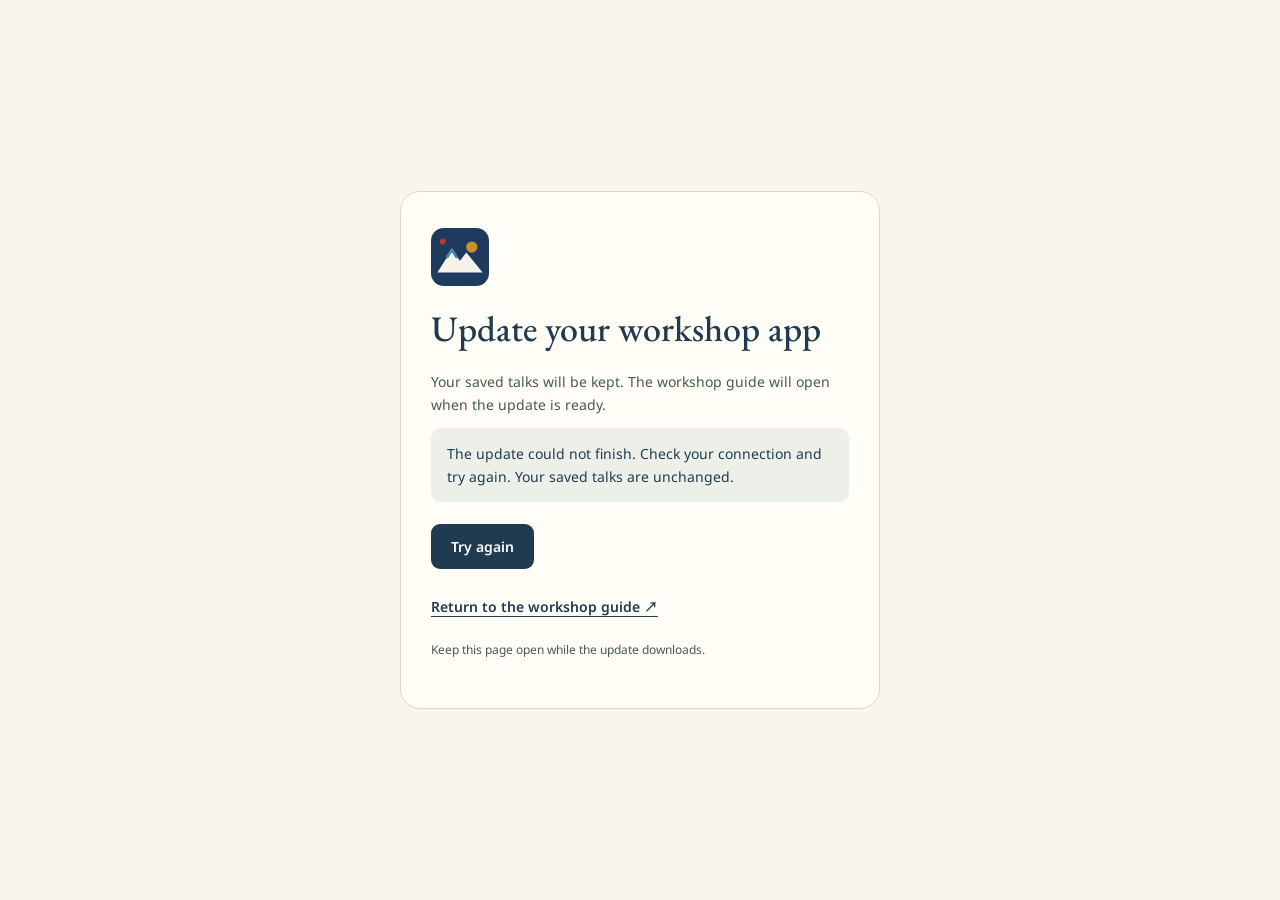
<file: update-app.html>
<!doctype html>
<html lang="en"><head><meta charset="utf-8"><meta name="viewport" content="width=device-width,initial-scale=1"><meta name="robots" content="noindex"><meta name="theme-color" content="#f7f5ed"><title>Update your app · TJEW 2026</title><link rel="icon" href="app/assets/icon.svg"><link rel="stylesheet" href="app/typography.css"><style>
*{box-sizing:border-box}body{margin:0;background:#f7f5ed;color:#203b50;font-family:"Noto Sans","Noto Sans TC","Noto Sans JP",sans-serif;line-height:1.65;min-height:100dvh;display:grid;place-items:center;padding:24px}main{max-width:480px;width:100%;padding:36px 30px;background:#fffdf6;border:1px solid #d6d9cc;border-radius:20px}img{width:58px;height:58px;margin-bottom:15px}h1{font-family:"EB Garamond",serif;font-size:36px;line-height:1.15;margin:0 0 20px;font-weight:500}p{font-size:14px;margin:12px 0;color:#465a53}.status{padding:14px 16px;background:#edf0e8;border-radius:10px;color:#203b50}button,a{font-family:inherit;font-size:14px;font-weight:600;line-height:1.4;min-height:44px}button{border:0;border-radius:9px;padding:13px 20px;background:#203b50;color:white;cursor:pointer;margin-top:10px}a{display:inline-flex;align-items:center;color:#203b50;margin-top:15px;text-underline-offset:4px}.small{font-size:12px}button:focus-visible,a:focus-visible{outline:3px solid #99702d;outline-offset:4px}[hidden]{display:none!important}
</style></head><body><main><img src="app/assets/icon.svg" alt="TJEW 2026"><h1>Update your workshop app</h1><p>Your saved talks will be kept. The workshop guide will open when the update is ready.</p><p class="status" id="status" role="status">Checking for the latest version…</p><button type="button" id="retry" hidden>Try again</button><br><a href="app/#guide">Return to the workshop guide ↗</a><p class="small">Keep this page open while the update downloads.</p></main><script>
(()=>{
 const status=document.getElementById('status'),retry=document.getElementById('retry');
 function waitFor(worker,states){return new Promise((resolve,reject)=>{const timer=setTimeout(()=>finish(new Error('Update timed out')),60000);function finish(error){clearTimeout(timer);worker.removeEventListener('statechange',check);error?reject(error):resolve();}function check(){if(states.includes(worker.state))finish();else if(worker.state==='redundant')finish(new Error('Update unavailable'));}worker.addEventListener('statechange',check);check();});}
 async function update(){retry.hidden=true;status.textContent='Checking for the latest version…';try{
  if('serviceWorker'in navigator){
   const reg=await navigator.serviceWorker.register('app/sw.js',{scope:'app/',updateViaCache:'none'});
   await reg.update();
   if(reg.installing){status.textContent='Downloading the latest programme and venue details…';await waitFor(reg.installing,['installed','activated']);}
   const waiting=reg.waiting;
   if(waiting){status.textContent='Opening the updated workshop guide…';const activated=waitFor(waiting,['activated']);waiting.postMessage({type:'SKIP_WAITING'});await activated;}
   else if(reg.active&&reg.active.state!=='activated')await waitFor(reg.active,['activated']);
   if(!reg.active)throw new Error('No active version');
  }
  status.textContent='Your app is up to date. Opening the guide…';location.replace('app/?updated='+Date.now()+'#guide');
 }catch(error){status.textContent='The update could not finish. Check your connection and try again. Your saved talks are unchanged.';retry.hidden=false;}}
 retry.addEventListener('click',update);update();
})();
</script></body></html>
</file>
<file: install-guide/guide.css>
.pocket-app-links{display:flex;align-items:center;gap:10px;flex-wrap:wrap}
.install-guide{--ig-ink:#203b50;--ig-muted:#536459;--ig-gold:#956827;--ig-line:#d6d9cc;padding:70px 0;background:#edeee5;border-block:1px solid var(--ig-line);scroll-margin-top:80px;color:var(--ig-ink)}
.ig-heading{display:flex;justify-content:space-between;gap:28px;align-items:flex-end;margin-bottom:28px}.ig-heading .eyebrow{color:#81602d}.ig-heading h2{margin:10px 0 13px;font-size:clamp(30px,4vw,44px);line-height:1.2}.ig-heading p{font-size:16px;max-width:650px;color:var(--ig-muted);line-height:1.7}.ig-heading>a{white-space:nowrap;flex:none}
.ig-tabs{display:flex;gap:8px;flex-wrap:wrap;margin:25px 0 22px}.ig-tabs button{font:600 15px/1.5 var(--body);border:1px solid #b9c5b8;border-radius:999px;padding:13px 24px;background:#faf9f3;color:var(--ig-ink);cursor:pointer;min-height:48px}.ig-tabs button[aria-selected="true"]{background:var(--ig-ink);color:#fff;border-color:var(--ig-ink)}
.ig-panel[hidden]{display:none}.ig-panel h3.ig-platform{font:600 19px/1.5 var(--body);margin:0 0 6px}.ig-path{font-size:13px;line-height:1.7;color:var(--ig-muted);margin:0 0 23px}.ig-steps{display:grid;grid-template-columns:repeat(3,minmax(0,1fr));gap:22px;list-style:none;margin:0;padding:0}.ig-step{min-width:0}.ig-picture{display:block;width:100%;border:1px solid #d4d8cd;border-radius:18px;background:#f7f5ed;cursor:zoom-in;padding:18px 12px 12px;color:var(--ig-ink);font:500 12px/1.5 var(--body)}.ig-picture img{display:block;width:min(100%,240px);height:auto;margin:0 auto 9px;border-radius:24px}.ig-picture>span{display:block}.ig-step h4{display:flex;align-items:baseline;gap:10px;font:650 17px/1.45 var(--body);margin:20px 0 9px}.ig-step h4>span{display:inline-grid;place-items:center;flex:none;width:25px;height:25px;border-radius:50%;background:#203b50;color:white;font-size:13px}.ig-step p{font-size:14px;line-height:1.8;color:var(--ig-muted);margin:0}.ig-step strong{color:var(--ig-ink);font-weight:650}.ig-step svg{display:inline-block;vertical-align:middle;width:19px;height:19px;fill:none;stroke:currentColor;stroke-width:1.8;stroke-linecap:round;stroke-linejoin:round}
.ig-caption{font-size:12px;color:var(--ig-muted);margin:21px 0 0;line-height:1.7}.ig-ready{display:grid;grid-template-columns:1fr auto;gap:24px;align-items:center;border-top:1px solid #c7cebf;margin-top:30px;padding-top:25px}.ig-ready h3{font:650 17px/1.5 var(--body);margin:0 0 7px}.ig-ready p{font-size:14px;line-height:1.8;margin:0;max-width:680px;color:var(--ig-muted)}.ig-qr{display:flex;align-items:center;gap:14px;max-width:240px;font-size:13px;line-height:1.6;color:var(--ig-muted)}.ig-qr img{width:88px;height:88px;background:white;border:1px solid #d8dccc;padding:5px}.ig-help{margin-top:22px;font-size:13px;color:var(--ig-muted);line-height:1.8}.ig-help details{border-top:1px solid var(--ig-line);padding-top:14px}.ig-help summary{cursor:pointer;font-weight:600;color:var(--ig-ink);padding:4px 0}.ig-help p{margin:10px 0}.ig-sources{font-size:12px;color:var(--ig-muted);margin:17px 0 0}.ig-sources a{color:var(--ig-ink);text-decoration:underline;text-underline-offset:3px}
.ig-zoom{padding:22px;border:1px solid #c9d2c4;border-radius:20px;background:#f7f5ed;color:#203b50;width:min(700px,calc(100% - 24px));max-height:calc(100dvh - 24px);margin:auto;overflow:auto}.ig-zoom::backdrop{background:#152b37b8}.ig-zoom-head{display:flex;justify-content:space-between;align-items:center;gap:15px;margin-bottom:12px}.ig-zoom h3{font:600 19px/1.4 var(--body);margin:0}.ig-zoom-close{font:400 28px/1 var(--body);border:1px solid #cad1c5;border-radius:50%;width:44px;height:44px;flex:none;background:transparent;color:#203b50;cursor:pointer}.ig-zoom>p{font:400 12px/1.6 var(--body);color:#536459;margin:0 0 15px}.ig-zoom>img{display:block;width:min(100%,440px);height:auto;margin:auto}.ig-modal-open{overflow:hidden}
.install-guide :is(button,a,summary):focus-visible,.ig-zoom button:focus-visible{outline:3px solid #956827;outline-offset:5px}
@media(max-width:760px){.install-guide{padding:45px 0}.ig-heading{display:block}.ig-heading>a{margin-top:20px}.ig-steps{grid-template-columns:1fr;gap:30px}.ig-step{display:grid;grid-template-columns:minmax(0,1fr) minmax(0,1fr);gap:0 20px;align-content:start}.ig-picture{grid-column:1;grid-row:1/4;padding:12px 8px}.ig-picture img{border-radius:18px}.ig-step h4{grid-column:2;margin-top:14px;align-items:flex-start;font-size:16px}.ig-step p{grid-column:2;font-size:13px}.ig-ready{grid-template-columns:1fr}.ig-qr{max-width:100%}}
@media(max-width:450px){.ig-tabs{gap:8px}.ig-tabs button{padding:12px 16px;font-size:14px}.ig-step{display:block}.ig-picture img{width:min(100%,230px)}.ig-step h4{font-size:17px;margin:17px 0 9px}.ig-step p{font-size:14px}.ig-zoom{padding:16px}.ig-zoom h3{font-size:17px}}

/* Keep the collapsed mobile menu out of the reading and keyboard flow. */
@media(max-width:900px){.nav-links:not(.open){visibility:hidden;pointer-events:none}}

.ig-steps--four{grid-template-columns:repeat(4,minmax(0,1fr))}
@media(min-width:761px) and (max-width:1100px){.ig-steps--four{grid-template-columns:repeat(2,minmax(0,1fr))}}
@media(max-width:760px){.ig-steps--four{grid-template-columns:1fr}}
</file>
<file: install-guide/first-steps.css>
/* Shared first-step diagrams: website and offline app. */
.install-start{color:#203b50;font-family:var(--sans,var(--body,sans-serif));text-align:left;line-height:1.5}
.install-start *{box-sizing:border-box}
.install-store{border-left:4px solid #b8791c;background:#fff2d5;border-radius:0 12px 12px 0;padding:12px 16px;margin:0 0 16px}
.install-store strong{display:block;font-size:19px;line-height:1.35;color:#203b50}.install-store span{display:block;font-size:12px;line-height:1.6;color:#615039}
.install-first-heading{display:flex;align-items:center;gap:14px;margin:0 0 14px}.install-first-heading>svg{width:45px;height:45px;flex:none;color:#9b671d;fill:none;stroke:currentColor}
.install-first-heading h3{font:700 18px/1.35 var(--sans,var(--body,sans-serif));margin:0 0 5px;color:#203b50}.install-first-heading p{font-size:13px;line-height:1.55;margin:0;color:#465a53}
.install-first-grid{display:grid;grid-template-columns:repeat(2,minmax(0,1fr));gap:12px}
.install-first-card{margin:0;border:1px solid #ccd2c5;border-radius:12px;background:#fffdf6;overflow:hidden;min-width:0;padding:12px}
.install-first-card figcaption{display:block}.install-first-card figcaption b{display:block;font-size:14px;line-height:1.4}.install-first-card figcaption span{display:block;font-size:12px;line-height:1.45;color:#465a53;margin:4px 0 8px}
.install-first-card img{width:100%;height:auto;display:block;margin:0}.install-first-card p{font-size:11px;color:#465a53;margin:7px 0 0;line-height:1.45}
.install-real-button{font-size:12px;line-height:1.6;color:#465a53;margin:10px 0 0}.install-real-button strong{color:#203b50}
.install-guide .install-start{margin-bottom:28px}.install-guide .install-first-grid{grid-template-columns:repeat(4,minmax(0,1fr))}.install-guide .install-first-card{padding:14px}.install-guide .install-store{max-width:100%}
.install-sheet .sheet-top{height:48px;padding:2px 14px}.install-sheet .sheet-top .icon-btn{width:44px;height:44px}.install-sheet .sheet-content{padding:10px 16px 30px}.install-sheet .sheet-content h2{font:600 24px/1.2 var(--sans);margin:0 0 12px}.install-sheet .install-store{padding:9px 12px;margin-bottom:12px}.install-sheet .install-store strong{font-size:17px}.install-sheet .install-store span{font-size:11px}.install-sheet .install-first-heading{gap:10px;margin-bottom:10px}.install-sheet .install-first-heading h3{font-size:16px}.install-sheet .install-first-heading p{font-size:12px}.install-sheet .install-first-heading>svg{width:36px;height:36px}.install-sheet .install-first-grid{gap:8px}.install-sheet .install-first-card{padding:9px}.install-sheet .install-first-card figcaption b{font-size:13px}.install-sheet .install-first-card figcaption span{font-size:12px;min-height:35px;margin:3px 0 5px}.install-sheet .install-first-card p{font-size:10px;margin-top:5px}.install-sheet .install-real-button{font-size:12px;margin-top:10px}.install-next{background:#e8eee4;border-radius:12px;padding:14px;margin:16px 0}.install-next h3{font-size:15px;margin:0 0 6px}.install-next p{font-size:13px;margin:0}.install-next strong{color:#203b50}.install-next .install-zh{margin:9px 0 0;padding:0;border:0}.install-sheet .install-more{margin:16px 0;border-block:1px solid #d6d9cc;padding:12px 0}.install-more summary{cursor:pointer;min-height:32px;font-size:14px;font-weight:600}.install-more .install-device{margin-top:15px;padding-top:14px}.install-sheet .install-next+.button{font-size:13px}.install-sheet .qr{width:120px;height:120px}
@media(max-width:760px){.install-guide .install-first-grid{grid-template-columns:repeat(2,minmax(0,1fr))}.install-guide .install-first-card{padding:10px}.install-guide .ig-heading h2{font-size:29px}.install-guide .ig-heading{margin-bottom:18px}.install-guide .ig-heading p{font-size:14px;margin:0}.install-guide .ig-heading>a{margin-top:12px}}
@media(min-width:700px){.install-sheet .sheet-content{padding:14px 26px 28px}.install-sheet .install-first-card{padding:12px}.install-sheet .install-first-card figcaption span{min-height:0}.install-sheet .install-first-card img{max-width:250px;margin:auto}}
@media(max-width:350px){.install-sheet .sheet-content{padding-inline:12px}.install-first-card figcaption b{font-size:12px}.install-sheet .install-first-card{padding:7px}.install-sheet .install-store strong{font-size:16px}}
</file>
<file: app/typography.css>
@font-face{font-family:"EB Garamond";src:url("assets/font-ebgaramond.woff2") format("woff2");font-style:normal;font-weight:400 800;font-display:swap}
@font-face{font-family:"EB Garamond";src:url("assets/font-ebgaramond-italic.woff2") format("woff2");font-style:italic;font-weight:400 800;font-display:swap}
@font-face{font-family:"Noto Sans";src:url("assets/font-notosans.woff2") format("woff2");font-style:normal;font-weight:100 900;font-display:swap}
@font-face{font-family:"Noto Sans";src:url("assets/font-notosans-italic.woff2") format("woff2");font-style:italic;font-weight:100 900;font-display:swap}
@font-face{font-family:"Noto Sans TC";src:url("assets/font-notosanstc.woff2") format("woff2");font-style:normal;font-weight:100 900;font-display:swap}
@font-face{font-family:"Noto Sans JP";src:url("assets/font-notosansjp.woff2") format("woff2");font-style:normal;font-weight:100 900;font-display:swap}
/* Two type families throughout: EB Garamond and Noto Sans. */
:lang(ja){font-family:"Noto Sans","Noto Sans JP","Noto Sans TC",sans-serif}
:lang(zh-Hant),:lang(zh-TW){font-family:"Noto Sans","Noto Sans TC","Noto Sans JP",sans-serif}
</file>
<file: app/app.css>
:root{--paper:#f7f5ed;--card:#fffef9;--ink:#203b50;--text:#33424a;--muted:#58655e;--gold:#826036;--line:#dddcd1;--green:#37594c;--soft:#eaf0e9;--serif:"EB Garamond","Noto Sans TC","Noto Sans JP",serif;--sans:"Noto Sans","Noto Sans TC","Noto Sans JP",sans-serif;color-scheme:light;font-synthesis:none}*{box-sizing:border-box}html{scroll-behavior:smooth;scroll-padding-top:85px}body{margin:0;background:var(--paper);color:var(--text);font:15px/1.55 var(--sans);-webkit-text-size-adjust:100%}button,input,select{font:inherit}button,a{-webkit-tap-highlight-color:transparent}button{cursor:pointer}button:disabled{cursor:wait;opacity:.65}a{color:inherit;text-underline-offset:4px}button:focus-visible,a:focus-visible,input:focus-visible,select:focus-visible{outline:3px solid #a67c3d;outline-offset:3px}button{color:inherit}svg{width:22px;height:22px;fill:none;stroke:currentColor;stroke-width:1.6;stroke-linecap:round;stroke-linejoin:round;flex:none}img{max-width:100%;display:block}h1,h2,h3,h4,p{margin:0}h1,h2,h3{color:var(--ink)}[hidden]{display:none!important}.app-shell{max-width:1040px;margin:auto;min-height:100dvh}.app-header{height:calc(73px + env(safe-area-inset-top));padding:env(safe-area-inset-top) 24px 0;display:flex;align-items:center;justify-content:space-between;background:#f7f5edf5;border-bottom:1px solid var(--line);position:sticky;top:0;z-index:15;backdrop-filter:blur(16px)}.brand{display:flex;align-items:center;gap:11px;text-decoration:none;font:19px var(--serif);letter-spacing:.03em;color:var(--ink)}.brand b{font-weight:400;color:var(--gold)}.brand small{display:block;font:12px/1.2 var(--sans);letter-spacing:.25em;margin-top:5px;color:var(--muted)}.header-actions{display:flex;align-items:center;gap:10px}.icon-btn{width:44px;height:44px;border:1px solid var(--line);border-radius:50%;background:transparent;display:inline-flex;align-items:center;justify-content:center;flex:none}.icon-btn:hover{background:var(--soft)}.connection{font-size:12px;color:var(--green);display:flex;align-items:center;gap:5px}.connection:before{content:'';width:5px;height:5px;border-radius:50%;background:currentColor}.connection.offline{color:#896023}main{padding:0 24px calc(110px + env(safe-area-inset-bottom))}main:focus{outline:none}.bottom-nav{position:fixed;z-index:20;bottom:0;left:50%;transform:translateX(-50%);width:min(100%,1040px);display:grid;grid-template-columns:repeat(4,1fr);padding:9px 14px calc(9px + env(safe-area-inset-bottom));background:#fffef9f5;backdrop-filter:blur(20px);border-top:1px solid var(--line);box-shadow:0 -4px 30px #203b5005}.bottom-nav a{display:flex;flex-direction:column;gap:5px;align-items:center;justify-content:center;position:relative;text-decoration:none;font-size:12px;font-weight:600;color:var(--muted);min-height:48px;border-radius:12px}.bottom-nav a[aria-current=page]{color:var(--ink);background:#edf0e9}.bottom-nav a[aria-current=page] svg{stroke-width:2}.bottom-nav b{position:absolute;top:1px;left:calc(50% + 8px);font-size:12px;border:2px solid var(--card);background:var(--green);color:white;border-radius:20px;min-width:17px;text-align:center;padding:0 3px}.eyebrow{font-size:12px;letter-spacing:.19em;text-transform:uppercase;font-weight:650;color:var(--gold)}.hero{position:relative;margin:0 -24px 22px;padding:35px 24px 28px;min-height:237px;overflow:hidden;background:#edece1}.hero-art{position:absolute;right:-18px;top:0;height:100%;width:60%;object-fit:cover;object-position:70% 42%;opacity:.98}.hero:after{content:'';position:absolute;inset:0;background:linear-gradient(90deg,#f2f0e6 0%,#f2f0e6 29%,#f2f0e6d0 43%,#f2f0e600 72%)}.hero-copy{position:relative;z-index:1;max-width:65%}.hero h1{font:normal clamp(34px,6vw,48px)/1.07 var(--serif);letter-spacing:-.04em;margin:13px 0 15px}.hero h1 em{font-weight:400;color:var(--green)}.hero-meta{font-size:12px;line-height:1.7}.hero-meta strong{font-weight:650;display:block}.page-head{padding:30px 0 23px}.page-head h1{font:normal 37px/1.12 var(--serif);letter-spacing:-.03em;margin:9px 0 10px}.page-head>p:last-child{font-size:13px;color:var(--muted);max-width:460px}.now-card{display:flex;align-items:flex-start;gap:12px;padding:15px 16px;border:1px solid var(--line);border-radius:14px;margin:0 0 22px;background:var(--card)}.now-card svg{color:var(--gold);width:19px;height:19px;margin-top:3px}.now-card b{display:block;font-size:13px;color:var(--ink);margin-bottom:3px}.now-card p{font-size:12px;color:var(--muted)}.day-picker{display:grid;grid-template-columns:repeat(3,1fr);gap:7px;background:#ecece2;padding:5px;border-radius:13px;margin:0 0 17px}.day-picker button{border:0;background:transparent;border-radius:9px;min-height:62px;padding:8px;color:var(--muted);display:flex;flex-direction:column;align-items:center;justify-content:center;gap:1px}.day-picker button strong{font-size:16px;font-weight:650}.day-picker button span{font-size:12px;letter-spacing:.07em;text-transform:uppercase}.day-picker button[aria-pressed=true]{background:var(--card);color:var(--ink);box-shadow:0 2px 6px #213c5010}.search-wrap{position:relative}.search-wrap input{width:100%;height:49px;border:1px solid var(--line);border-radius:12px;padding:0 43px;background:var(--card);color:var(--ink);font-size:14px}.search-wrap>svg{position:absolute;top:14px;left:14px;color:var(--muted);width:20px;height:20px}.search-clear{position:absolute;right:3px;top:3px;border:0;background:transparent;width:43px;height:43px}.filter-row{display:flex;gap:6px;margin:13px 0 8px;overflow:auto;scrollbar-width:none;padding:3px 0 5px}.chip{padding:9px 13px;min-height:40px;border:1px solid var(--line);border-radius:50px;background:transparent;font-size:12px;font-weight:600;white-space:nowrap}.chip[aria-pressed=true]{background:var(--ink);color:var(--paper);border-color:var(--ink)}.results-meta{display:flex;justify-content:space-between;align-items:center;gap:10px;margin:19px 0 13px;color:var(--muted);font-size:12px}.results-meta select{border:0;background:transparent;color:var(--ink);padding:10px 0;font-size:12px;max-width:145px}.timeline-group{margin:24px 0 0}.time-heading{font-size:12px;color:var(--muted);display:flex;align-items:center;gap:10px;margin:0 0 10px;font-weight:600;font-variant-numeric:tabular-nums}.time-heading:after{content:'';height:1px;background:var(--line);flex:1}.time-heading span{font-weight:400;font-size:12px}.cards{display:grid;gap:11px}.programme-card{position:relative;background:var(--card);border:1px solid var(--line);border-radius:15px;overflow:hidden}.programme-card .card-main{display:block;width:100%;padding:18px 52px 18px 18px;text-align:left;border:0;background:transparent}.programme-card .card-main:hover{background:#eaf0e930}.card-top{display:flex;flex-wrap:wrap;align-items:center;gap:7px;margin-bottom:11px;font-size:12px}.tag{background:#edf1eb;color:var(--green);font-size:12px;font-weight:700;letter-spacing:.07em;text-transform:uppercase;padding:4px 7px;border-radius:5px}.tag.plenary{background:#f3ebd9;color:#82602b}.tag.oral{background:#e7edf2;color:#305472}.tag.poster{background:#f1eae3;color:#805742}.card-room{color:var(--muted);font-size:12px}.card-title{font:normal 20px/1.27 var(--serif);letter-spacing:-.01em;color:var(--ink);display:block;overflow-wrap:anywhere}.card-subtitle{color:var(--muted);font-size:12px;margin-top:10px;display:block}.card-time{font-size:12px;color:var(--green);margin-top:10px;display:block;font-variant-numeric:tabular-nums}.card-speaker{display:flex;gap:13px;align-items:flex-start}.card-speaker img{width:53px;height:66px;object-fit:cover;border-radius:7px;flex:none;object-position:center 25%}.card-speaker .name{font-size:14px;font-weight:650;color:var(--ink);line-height:1.4;display:block;margin:1px 0 7px}.card-speaker .card-title{font:normal 15px/1.4 var(--serif)}.save-btn{position:absolute;right:7px;top:8px;border:0;background:transparent;width:40px;height:40px;display:flex;align-items:center;justify-content:center;color:#6b7772;border-radius:50%}.save-btn svg{width:19px;height:19px}.save-btn[aria-pressed=true]{color:var(--green);background:#eaf0e9}.save-btn[aria-pressed=true] svg{fill:var(--green);stroke:var(--green)}.save-btn:hover{background:var(--soft)}.session-bottom{display:flex;justify-content:space-between;align-items:center;gap:5px;border-top:1px solid #dddcd170;margin-top:13px;padding-top:11px;color:var(--muted);font-size:12px}.session-bottom svg{width:15px;height:15px;color:var(--gold)}.simple-event{display:flex;align-items:center;gap:12px;padding:14px 15px;border-radius:12px;background:#eeeee5;color:var(--muted)}.simple-event svg{width:18px;height:18px}.simple-event b{display:block;font-size:12px;font-weight:550;color:var(--text)}.simple-event small{font-size:12px}.simple-event .event-action{border:0;background:transparent;text-align:left;padding:0;flex:1}.simple-event .save-btn{position:static;flex:none}.tour-card{background:#eaf0e7;border-color:#d2ddcd}.tour-card .tag{background:#dce6d7}.result-list{display:grid;gap:10px}.search-result .card-title{font-size:17px}.search-result .card-subtitle{font-size:12px}.search-result .card-main{padding-top:15px;padding-bottom:15px}.empty-state{text-align:center;padding:38px 20px 45px;border:1px dashed #c8cbbc;border-radius:18px;background:#f0f1e820;margin:20px 0}.empty-state>svg{width:37px;height:37px;color:#81937d;margin:auto auto 15px}.empty-state h2{font:normal 27px var(--serif);margin-bottom:12px}.empty-state p{font-size:13px;color:var(--muted);max-width:330px;margin:auto auto 20px}.button{display:inline-flex;align-items:center;justify-content:center;gap:8px;border:1px solid var(--ink);background:var(--ink);color:var(--paper);font-size:12px;font-weight:600;text-decoration:none;min-height:45px;padding:12px 17px;border-radius:10px;line-height:1.4}.button.secondary{background:transparent;color:var(--ink);border-color:#c4c9bf}.button.wide{width:100%}.button svg{width:17px;height:17px}.button.small{font-size:12px;min-height:40px;padding:10px 13px}.action-row{display:flex;gap:8px;flex-wrap:wrap;margin:20px 0}.small-note{font-size:12px;line-height:1.6;color:var(--muted);margin:12px 0}.conflict{font-size:12px;color:#805a32;background:#f1e9d8;border-radius:8px;padding:10px 13px;margin-bottom:14px}.poster-session-info{padding:15px 17px;background:#eaf0e9;border-radius:12px;margin:17px 0}.poster-session-info b{font-size:12px;display:block}.poster-session-info p{font-size:12px;color:var(--muted);margin-top:5px}.poster-index{font-size:12px;color:var(--gold);font-weight:700}.group-label{font-size:12px;text-transform:uppercase;letter-spacing:.1em;color:var(--gold);margin:25px 0 12px}.guide-card{background:var(--card);border:1px solid var(--line);border-radius:15px;padding:20px;margin:0 0 14px}.guide-card h2{font:normal 25px/1.2 var(--serif);margin:9px 0 12px}.guide-card p{font-size:13px;color:var(--muted)}.guide-card .button{margin-top:15px}.map-button{border:0;padding:0;display:block;width:100%;border-radius:10px;overflow:hidden;margin:15px 0 10px;background:#eeeee5}.map-button img{width:100%;height:auto}.location-row{display:flex;gap:14px;padding:15px 0;border-bottom:1px solid var(--line)}.location-row:last-child{border:0;padding-bottom:0}.location-row .floor{font-size:12px;font-weight:650;color:var(--green);width:39px;flex:none;padding-top:2px}.location-row b{font-size:13px;color:var(--ink);display:block}.location-row p{font-size:12px;margin-top:3px}.guide-detail{border-top:1px solid var(--line);padding:4px 0}.guide-detail summary{font-size:13px;font-weight:600;cursor:pointer;min-height:50px;display:flex;align-items:center;justify-content:space-between;list-style:none;gap:15px}.guide-detail summary::-webkit-details-marker{display:none}.guide-detail summary:after{content:'+';font-size:22px;color:var(--gold);font-weight:400}.guide-detail[open] summary:after{content:'−'}.guide-detail p{margin:0 0 14px;font-size:12px;line-height:1.7}.guide-detail h3{font-size:12px;font-weight:650;margin:14px 0 7px}.guide-detail ol{font-size:12px;padding-left:20px;line-height:1.8}.edition-footer{text-align:center;font-size:12px;color:var(--muted);margin:30px 0 0;line-height:1.9}.edition-footer a{display:inline-block;margin-top:8px}.install-steps{padding-left:21px;font-size:14px;line-height:1.7}.install-steps li{margin-bottom:12px}.install-device{margin-top:26px;border-top:1px solid var(--line);padding-top:20px}.install-device h3{font-size:15px;margin:0 0 14px}.install-illustration{display:flex;gap:16px;align-items:center;background:#edf0e8;padding:16px;border-radius:13px;margin:20px 0}.install-illustration img{width:64px;height:64px;border-radius:14px;box-shadow:0 5px 16px #203b5018}.install-illustration strong{color:var(--ink);font-size:14px}.install-illustration p{font-size:12px;color:var(--muted);margin-top:4px}.install-zh{font-size:12px;color:var(--muted);border-left:2px solid #b69a6b;padding:8px 13px;margin:17px 0}.url-copy{overflow-wrap:anywhere;font-size:12px;padding:15px;background:#eceee5;border-radius:10px;user-select:all}.qr{width:190px;height:190px;margin:18px auto;image-rendering:pixelated}.update-banner{padding:12px 24px;background:var(--green);color:white;font-size:12px;display:flex;align-items:center;justify-content:space-between;gap:16px}.update-banner button{background:none;color:white;border:0;text-decoration:underline;min-height:35px;font-weight:650}.loading{text-align:center;padding:65px 0}.loading img{margin:0 auto 25px}.loading h1{font:normal 38px/1.2 var(--serif)}.loading p{margin-top:20px;color:var(--muted)}.noscript{position:fixed;inset:100px 20px auto;z-index:100;background:white;padding:30px}.skip{position:absolute;top:-80px;left:16px;z-index:100;padding:10px;background:white}.skip:focus{top:10px}
dialog{background:var(--paper);color:var(--text);border:0;padding:0;width:min(680px,100%);max-width:100%;height:auto;max-height:calc(100dvh - 36px - env(safe-area-inset-top));border-radius:23px 23px 0 0;margin:auto auto 0;box-shadow:0 -15px 65px #142d3620;overscroll-behavior:contain}dialog::backdrop{background:#10292c65;backdrop-filter:blur(3px)}body:has(dialog[open]){overflow:hidden}.sheet-top{position:sticky;top:0;z-index:2;display:flex;align-items:center;justify-content:flex-end;background:#f7f5edf5;backdrop-filter:blur(12px);height:65px;border-bottom:1px solid var(--line);padding:10px 18px}.sheet-top .icon-btn{width:36px;height:36px;border:0;font-size:18px}.sheet-content{padding:14px 24px calc(35px + env(safe-area-inset-bottom));overflow-wrap:anywhere}.sheet-content h2{font:normal 28px/1.25 var(--serif);letter-spacing:-.015em;margin:12px 0 20px}.sheet-content .eyebrow{line-height:1.8}.speaker-detail{display:flex;gap:14px;align-items:center;margin:20px 0}.speaker-detail img{width:66px;height:82px;object-fit:cover;border-radius:9px}.speaker-detail b{font-size:15px;display:block;color:var(--ink)}.speaker-detail p{font-size:12px;color:var(--muted);margin-top:5px}.detail-facts{display:grid;gap:9px;padding:17px 0;border-block:1px solid var(--line);margin:18px 0}.detail-facts div{display:flex;gap:12px;font-size:12px;align-items:flex-start}.detail-facts svg{width:17px;height:17px;color:var(--gold);margin-top:2px}.abstract-body{margin-top:25px}.abstract-body h3{font-size:12px;font-weight:650;letter-spacing:.16em;text-transform:uppercase;color:var(--gold);margin-bottom:15px}.abstract-body p{font:normal 17px/1.8 var(--serif);margin:0 0 19px}.abstract-body .authors{font:normal 12px/1.7 var(--sans);color:var(--muted);margin-bottom:20px}.abstract-body .no-abstract{font:normal 13px/1.7 var(--sans);color:var(--muted)}.session-talks{display:grid;gap:10px;margin-top:23px}.session-talks .card-title{font-size:17px}.session-note{background:#eeeee2;padding:15px;border-radius:10px;color:var(--muted);font-size:12px;line-height:1.7;margin:20px 0}.note-row{padding:12px 0;font-size:12px;color:var(--muted)}.note-row time{color:var(--green);font-weight:600;margin-right:10px}.map-full{width:100%;height:auto;margin:20px 0}.sheet-content ul{padding-left:20px;font-size:13px;line-height:1.8}#toast{position:fixed;bottom:calc(88px + env(safe-area-inset-bottom));left:50%;transform:translate(-50%,15px);z-index:100;border-radius:12px;background:#233e35;color:white;padding:12px 18px;font-size:12px;text-align:center;max-width:calc(100vw - 32px);opacity:0;pointer-events:none;transition:opacity .18s,transform .18s;box-shadow:0 5px 25px #1b333222}#toast.show{opacity:1;transform:translate(-50%,0)}
@media(min-width:700px){.app-header{padding-inline:40px}main{padding-inline:40px}.hero{margin-inline:-40px;padding:42px 40px;min-height:260px}.hero-copy{max-width:55%}.hero-art{width:50%;object-position:65% 50%}.hero h1{font-size:52px}.hero-meta{font-size:13px}.hero:after{background:linear-gradient(90deg,#f2f0e6 0%,#f2f0e6 35%,#f2f0e6b0 51%,#f2f0e600 70%)}.hero .eyebrow{font-size:12px}.cards.parallel{grid-template-columns:repeat(2,minmax(0,1fr))}.bottom-nav{padding:10px 85px calc(10px + env(safe-area-inset-bottom))}.bottom-nav a{flex-direction:row;gap:10px;font-size:12px}.bottom-nav b{left:auto;right:15px;top:8px}.day-picker button{flex-direction:row;gap:10px;min-height:55px}.day-picker button span{font-size:12px}.guide-grid{display:grid;grid-template-columns:1fr 1fr;gap:16px;align-items:start}.guide-grid .guide-card{margin:0}.result-list.posters{grid-template-columns:repeat(2,minmax(0,1fr))}.result-list.posters .group-label{grid-column:1/-1}.guide-wide{grid-column:1/-1}dialog{margin:auto;border-radius:22px;max-height:calc(100dvh - 80px)}.sheet-content{padding:22px 32px 35px}.sheet-content h2{font-size:32px}.day-picker{max-width:650px}.page-head{padding-top:40px}.page-head h1{font-size:44px}}
@media(max-width:360px){main{padding-inline:17px}.app-header{padding-inline:17px}.hero{margin-inline:-17px;padding-inline:17px}.hero h1{font-size:32px}.hero-copy{max-width:70%}.connection{font-size:12px}.card-title{font-size:19px}.chip{padding:9px 10px}.sheet-content{padding-inline:20px}.bottom-nav{padding-inline:5px}.bottom-nav a{font-size:12px}}
@media(prefers-reduced-motion:reduce){html{scroll-behavior:auto}*,*:before,*:after{transition:none!important;animation:none!important}}

/* Keep the next decision close at hand on a phone. */
@media(max-width:699px){.hero{min-height:205px;padding-top:27px;padding-bottom:24px}.hero h1{font-size:35px}.hero .eyebrow{font-size:12px;letter-spacing:.14em}.now-card{margin-bottom:18px}.card-speaker .card-title{display:-webkit-box;-webkit-box-orient:vertical;-webkit-line-clamp:4;overflow:hidden}.programme-card>.card-main>.card-title{display:-webkit-box;-webkit-box-orient:vertical;-webkit-line-clamp:3;overflow:hidden}}
.day-picker[aria-label="Poster session"]{grid-template-columns:repeat(2,1fr)}

@media(max-width:699px){.hero-copy{max-width:75%}.hero h1{font-size:clamp(28px,8.7vw,35px);white-space:nowrap}}
@media(max-width:699px){.search-wrap input{font-size:16px}}
.save-btn{width:44px;height:44px}

/* Native names use glyph forms appropriate to their language. */
small,sub,sup{font-size:12px}
body.sheet-open{position:fixed;width:100%;overflow:hidden}
.date-ja{display:block;font-size:12px;letter-spacing:normal;font-weight:400}
.day-heading h2{font-size:14px}.day-heading>span:last-child{font-size:12px}
.time-heading:has(.date-ja){display:block}.time-heading:has(.date-ja):after{display:none}
.detail-actions{display:grid;grid-template-columns:minmax(0,1fr) minmax(0,1fr) 44px;gap:8px;flex-wrap:nowrap}
.detail-actions .button{padding:11px 8px;white-space:nowrap;min-width:0}
.now-card p+p{margin-top:8px}
.guide-card p+p{margin-top:12px}
.bottom-nav a{white-space:nowrap}
.hero .eyebrow{letter-spacing:.07em;line-height:1.55}
/* Keep the complete mobile copy on paper, clear of the bird and branches. */
@media(max-width:480px){.hero-copy{max-width:min(100%,210px)}.hero:after{background:linear-gradient(90deg,#f2f0e6 0%,#f2f0e6 234px,#f2f0e600 100%)}}
@media(max-width:360px){.brand{gap:7px}.brand small{letter-spacing:.06em}.header-actions{gap:6px}.app-header{padding-inline:12px}.bottom-nav{padding-inline:4px}.bottom-nav a{font-size:12px}.bottom-nav a span{letter-spacing:-.025em}.detail-actions .button{gap:6px}}

/* Conference access details, shown only in the app guide. */
.wifi-card{border-color:#cbd6c8;background:#f0f3ea}.wifi-title{display:flex;align-items:center;gap:12px}.wifi-title>svg{color:var(--green);width:25px;height:25px}.wifi-title h2{margin:0 0 8px}.wifi-credentials{display:grid;grid-template-columns:repeat(2,minmax(0,1fr));gap:14px;margin:20px 0}.wifi-credentials dt{font-size:12px;color:var(--muted);margin-bottom:7px}.wifi-credentials dd{margin:0}.wifi-credentials code{font:600 18px/1.5 var(--sans);color:var(--ink);user-select:all;overflow-wrap:anywhere}.wifi-actions{display:flex;align-items:center;gap:14px;flex-wrap:wrap}.wifi-actions .button{margin-top:0}.wifi-actions .small-note{margin:0}
@media(max-width:360px){.wifi-credentials{grid-template-columns:1fr;gap:14px}}
</file>
<file: app/install-first.css>
/* Shared first-step diagrams: website and offline app. */
.install-start{color:#203b50;font-family:var(--sans,var(--body,sans-serif));text-align:left;line-height:1.5}
.install-start *{box-sizing:border-box}
.install-store{border-left:4px solid #b8791c;background:#fff2d5;border-radius:0 12px 12px 0;padding:12px 16px;margin:0 0 16px}
.install-store strong{display:block;font-size:19px;line-height:1.35;color:#203b50}.install-store span{display:block;font-size:12px;line-height:1.6;color:#615039}
.install-first-heading{display:flex;align-items:center;gap:14px;margin:0 0 14px}.install-first-heading>svg{width:45px;height:45px;flex:none;color:#9b671d;fill:none;stroke:currentColor}
.install-first-heading h3{font:700 18px/1.35 var(--sans,var(--body,sans-serif));margin:0 0 5px;color:#203b50}.install-first-heading p{font-size:13px;line-height:1.55;margin:0;color:#465a53}
.install-first-grid{display:grid;grid-template-columns:repeat(2,minmax(0,1fr));gap:12px}
.install-first-card{margin:0;border:1px solid #ccd2c5;border-radius:12px;background:#fffdf6;overflow:hidden;min-width:0;padding:12px}
.install-first-card figcaption{display:block}.install-first-card figcaption b{display:block;font-size:14px;line-height:1.4}.install-first-card figcaption span{display:block;font-size:12px;line-height:1.45;color:#465a53;margin:4px 0 8px}
.install-first-card img{width:100%;height:auto;display:block;margin:0}.install-first-card p{font-size:11px;color:#465a53;margin:7px 0 0;line-height:1.45}
.install-real-button{font-size:12px;line-height:1.6;color:#465a53;margin:10px 0 0}.install-real-button strong{color:#203b50}
.install-guide .install-start{margin-bottom:28px}.install-guide .install-first-grid{grid-template-columns:repeat(4,minmax(0,1fr))}.install-guide .install-first-card{padding:14px}.install-guide .install-store{max-width:100%}
.install-sheet .sheet-top{height:48px;padding:2px 14px}.install-sheet .sheet-top .icon-btn{width:44px;height:44px}.install-sheet .sheet-content{padding:10px 16px 30px}.install-sheet .sheet-content h2{font:600 24px/1.2 var(--sans);margin:0 0 12px}.install-sheet .install-store{padding:9px 12px;margin-bottom:12px}.install-sheet .install-store strong{font-size:17px}.install-sheet .install-store span{font-size:11px}.install-sheet .install-first-heading{gap:10px;margin-bottom:10px}.install-sheet .install-first-heading h3{font-size:16px}.install-sheet .install-first-heading p{font-size:12px}.install-sheet .install-first-heading>svg{width:36px;height:36px}.install-sheet .install-first-grid{gap:8px}.install-sheet .install-first-card{padding:9px}.install-sheet .install-first-card figcaption b{font-size:13px}.install-sheet .install-first-card figcaption span{font-size:12px;min-height:35px;margin:3px 0 5px}.install-sheet .install-first-card p{font-size:10px;margin-top:5px}.install-sheet .install-real-button{font-size:12px;margin-top:10px}.install-next{background:#e8eee4;border-radius:12px;padding:14px;margin:16px 0}.install-next h3{font-size:15px;margin:0 0 6px}.install-next p{font-size:13px;margin:0}.install-next strong{color:#203b50}.install-next .install-zh{margin:9px 0 0;padding:0;border:0}.install-sheet .install-more{margin:16px 0;border-block:1px solid #d6d9cc;padding:12px 0}.install-more summary{cursor:pointer;min-height:32px;font-size:14px;font-weight:600}.install-more .install-device{margin-top:15px;padding-top:14px}.install-sheet .install-next+.button{font-size:13px}.install-sheet .qr{width:120px;height:120px}
@media(max-width:760px){.install-guide .install-first-grid{grid-template-columns:repeat(2,minmax(0,1fr))}.install-guide .install-first-card{padding:10px}.install-guide .ig-heading h2{font-size:29px}.install-guide .ig-heading{margin-bottom:18px}.install-guide .ig-heading p{font-size:14px;margin:0}.install-guide .ig-heading>a{margin-top:12px}}
@media(min-width:700px){.install-sheet .sheet-content{padding:14px 26px 28px}.install-sheet .install-first-card{padding:12px}.install-sheet .install-first-card figcaption span{min-height:0}.install-sheet .install-first-card img{max-width:250px;margin:auto}}
@media(max-width:350px){.install-sheet .sheet-content{padding-inline:12px}.install-first-card figcaption b{font-size:12px}.install-sheet .install-first-card{padding:7px}.install-sheet .install-store strong{font-size:16px}}
</file>
